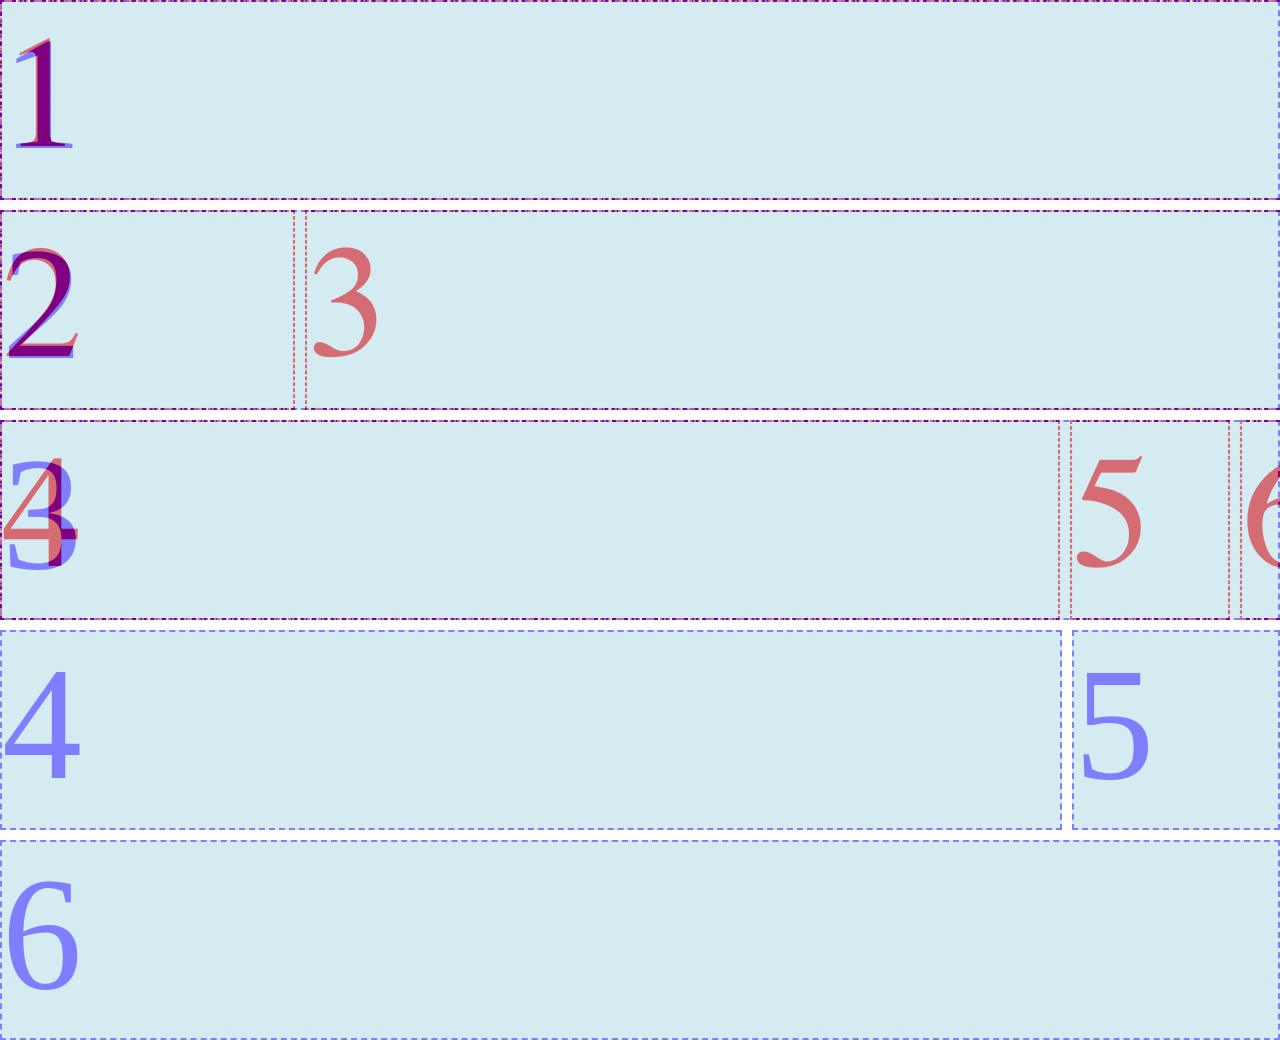
<file: hw5/index.html>
<!DOCTYPE html>
<html lang="en">
<head>
    <meta charset="UTF-8">
    <meta http-equiv="X-UA-Compatible" content="IE=edge">
    <meta name="viewport" content="width=device-width, initial-scale=1.0">
    <title>Assignment 5</title>
    <link rel="stylesheet" href="style.css">
</head>
<body>
    <div class="container">
        <div class="box1">1</div>
        <div class="box2">2</div>
        <div class="box3">3</div>
        <div class="box4">4</div>
        <div class="box5">5</div>
        <div class="box6">6</div>
    </div>
</body>
</html>
</file>
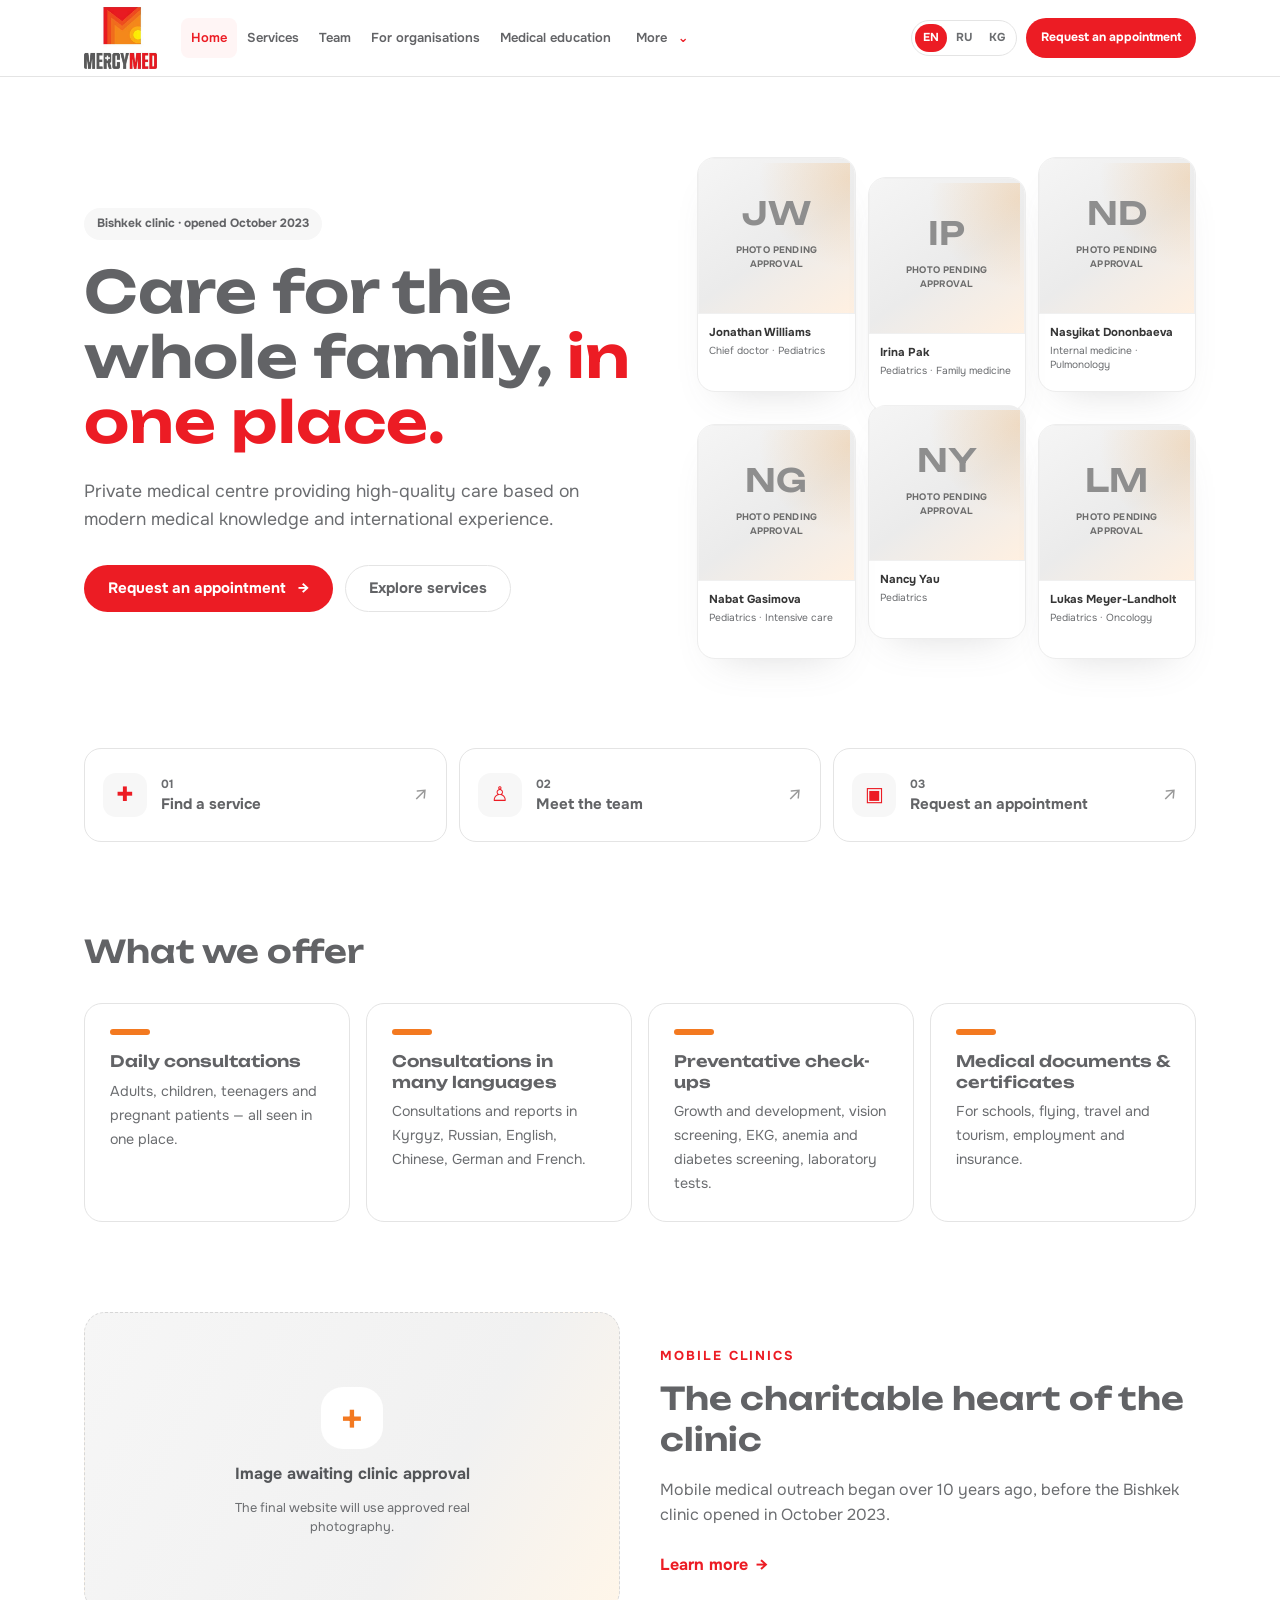
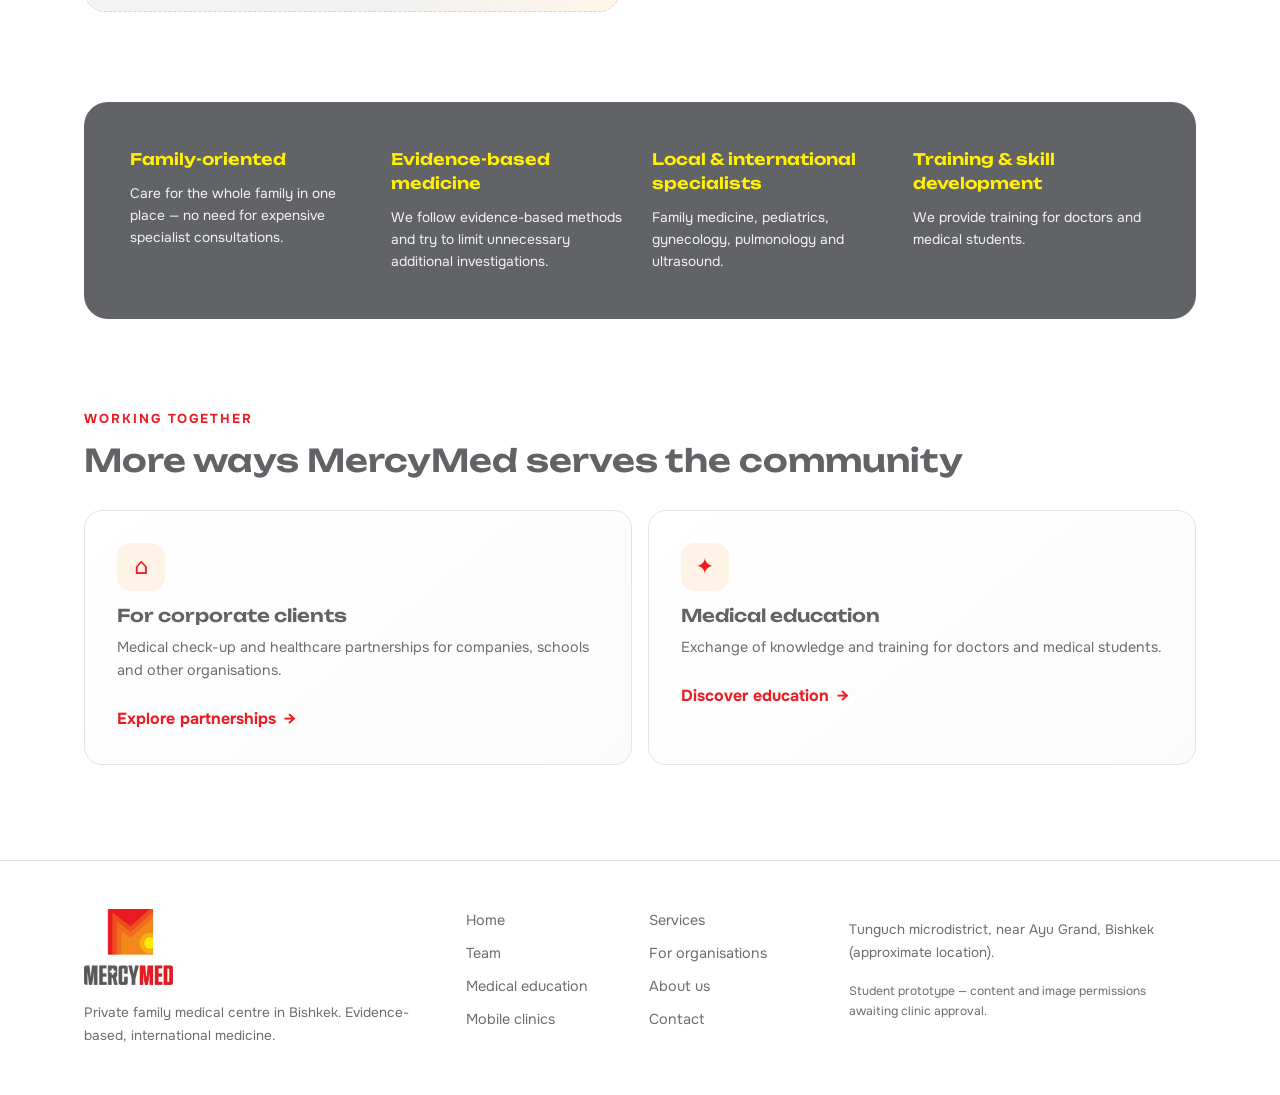
<file: hw6/index.html>
<!DOCTYPE html>
<html data-lang="en" lang="en">
 <head>
  <meta charset="utf-8"/>
  <meta content="width=device-width, initial-scale=1" name="viewport"/>
  <meta content="Family care in Bishkek. MercyMed team, services, medical education and partnership information." name="description"/>
  <meta content="#ffffff" name="theme-color"/>
  <title>
   MercyMed &mdash; Family care in Bishkek
  </title>
  <link href="images/favicon.png" rel="icon" type="image/png"/>
  <link href="https://fonts.googleapis.com" rel="preconnect"/>
  <link crossorigin="" href="https://fonts.gstatic.com" rel="preconnect"/>
  <link href="https://fonts.googleapis.com/css2?family=Onest:wght@400;500;600;700&amp;family=Unbounded:wght@500;600;700&amp;display=swap" rel="stylesheet"/>
  <link href="style.css" rel="stylesheet"/>
 </head>
 <body>
  <a class="skip-link" href="#main">
   <span class="tr" data-en="Skip to main content" data-ky="&Ncy;&iecy;&gcy;&icy;&zcy;&gcy;&icy; &mcy;&acy;&zcy;&mcy;&ucy;&ncy;&gcy;&acy; ө&tcy;үү" data-ru="&Kcy; &scy;&ocy;&dcy;&iecy;&rcy;&zhcy;&icy;&mcy;&ocy;&mcy;&ucy;">
    Skip to main content
   </span>
  </a>
  <header class="site-header">
   <div class="container header-inner">
    <a aria-label="MercyMed home" class="brand" href="index.html">
     <img alt="MercyMed medical centre logo" src="images/logo.png"/>
    </a>
    <nav aria-label="Primary navigation" class="desktop-nav">
     <a aria-current="page" href="index.html">
      <span class="tr" data-en="Home" data-ky="&Bcy;&acy;&shcy;&kcy;&ycy; &bcy;&iecy;&tcy;" data-ru="&Gcy;&lcy;&acy;&vcy;&ncy;&acy;&yacy;">
       Home
      </span>
     </a>
     <a href="services.html">
      <span class="tr" data-en="Services" data-ky="&Kcy;&ycy;&zcy;&mcy;&acy;&tcy;&tcy;&acy;&rcy;" data-ru="&Ucy;&scy;&lcy;&ucy;&gcy;&icy;">
       Services
      </span>
     </a>
     <a href="team.html">
      <span class="tr" data-en="Team" data-ky="&Kcy;&ocy;&mcy;&acy;&ncy;&dcy;&acy;" data-ru="&Kcy;&ocy;&mcy;&acy;&ncy;&dcy;&acy;">
       Team
      </span>
     </a>
     <a href="corporate.html">
      <span class="tr" data-en="For organisations" data-ky="&Ucy;&yucy;&mcy;&dcy;&acy;&rcy; ү&chcy;ү&ncy;" data-ru="&Dcy;&lcy;&yacy; &ocy;&rcy;&gcy;&acy;&ncy;&icy;&zcy;&acy;&tscy;&icy;&jcy;">
       For organisations
      </span>
     </a>
     <a href="education.html">
      <span class="tr" data-en="Medical education" data-ky="&Mcy;&iecy;&dcy;&icy;&tscy;&icy;&ncy;&acy;&lcy;&ycy;&kcy; &bcy;&icy;&lcy;&icy;&mcy; &bcy;&iecy;&rcy;үү" data-ru="&Mcy;&iecy;&dcy;&ocy;&bcy;&rcy;&acy;&zcy;&ocy;&vcy;&acy;&ncy;&icy;&iecy;">
       Medical education
      </span>
     </a>
     <details class="nav-more">
      <summary aria-label="More pages">
       <span class="tr" data-en="More" data-ky="&Dcy;&acy;&gcy;&ycy;" data-ru="&IEcy;&shchcy;&iocy;">
        More
       </span>
      </summary>
      <div class="nav-more-panel">
       <a href="about.html">
        <span class="tr" data-en="About us" data-ky="&Bcy;&icy;&zcy; &zhcy;ө&ncy;ү&ncy;&dcy;ө" data-ru="&Ocy; &ncy;&acy;&scy;">
         About us
        </span>
       </a>
       <a href="mobile-clinics.html">
        <span class="tr" data-en="Mobile clinics" data-ky="&Kcy;ө&chcy;&mcy;ө &kcy;&lcy;&icy;&ncy;&icy;&kcy;&acy;&lcy;&acy;&rcy;" data-ru="&Vcy;&ycy;&iecy;&zcy;&dcy;&ncy;&ycy;&iecy; &kcy;&lcy;&icy;&ncy;&icy;&kcy;&icy;">
         Mobile clinics
        </span>
       </a>
       <a href="contact.html">
        <span class="tr" data-en="Contact" data-ky="&Bcy;&acy;&jcy;&lcy;&acy;&ncy;&ycy;&shcy;" data-ru="&Kcy;&ocy;&ncy;&tcy;&acy;&kcy;&tcy;&ycy;">
         Contact
        </span>
       </a>
      </div>
     </details>
    </nav>
    <div class="header-actions">
     <div aria-label="Site language" class="language-picker" role="group">
      <button aria-label="Show English language" class="lang-btn" data-lang="en" type="button">
       EN
      </button>
      <button aria-label="&Pcy;&ocy;&kcy;&acy;&zcy;&acy;&tcy;&softcy; &rcy;&ucy;&scy;&scy;&kcy;&icy;&jcy; &yacy;&zcy;&ycy;&kcy;" class="lang-btn" data-lang="ru" type="button">
       RU
      </button>
      <button aria-label="&Kcy;&ycy;&rcy;&gcy;&ycy;&zcy; &tcy;&icy;&lcy;&icy;&ncy; &kcy;ө&rcy;&scy;ө&tcy;үү" class="lang-btn" data-lang="ky" type="button">
       KG
      </button>
     </div>
     <a class="btn btn-primary header-cta" href="appointment.html">
      <span class="tr" data-en="Request an appointment" data-ky="&Kcy;&acy;&bcy;&ycy;&lcy;&dcy;&ocy;&ocy;&gcy;&ocy; &zhcy;&acy;&zcy;&ycy;&lcy;&ucy;&ucy;" data-ru="&Zcy;&acy;&pcy;&icy;&scy;&acy;&tcy;&softcy;&scy;&yacy; &ncy;&acy; &pcy;&rcy;&icy;&iocy;&mcy;">
       Request an appointment
      </span>
     </a>
     <button aria-controls="mobile-menu" aria-expanded="false" aria-label="Open menu" class="menu-toggle" data-aria-en="Open menu" data-aria-ky="&Mcy;&iecy;&ncy;&yucy;&ncy;&ucy; &acy;&chcy;&ucy;&ucy;" data-aria-ru="&Ocy;&tcy;&kcy;&rcy;&ycy;&tcy;&softcy; &mcy;&iecy;&ncy;&yucy;" type="button">
      <span aria-hidden="true" class="menu-lines">
       ☰
      </span>
     </button>
    </div>
   </div>
   <div class="mobile-menu" hidden="" id="mobile-menu">
    <nav aria-label="Mobile navigation" class="container mobile-nav">
     <a aria-current="page" href="index.html">
      <span class="tr" data-en="Home" data-ky="&Bcy;&acy;&shcy;&kcy;&ycy; &bcy;&iecy;&tcy;" data-ru="&Gcy;&lcy;&acy;&vcy;&ncy;&acy;&yacy;">
       Home
      </span>
     </a>
     <a href="services.html">
      <span class="tr" data-en="Services" data-ky="&Kcy;&ycy;&zcy;&mcy;&acy;&tcy;&tcy;&acy;&rcy;" data-ru="&Ucy;&scy;&lcy;&ucy;&gcy;&icy;">
       Services
      </span>
     </a>
     <a href="team.html">
      <span class="tr" data-en="Team" data-ky="&Kcy;&ocy;&mcy;&acy;&ncy;&dcy;&acy;" data-ru="&Kcy;&ocy;&mcy;&acy;&ncy;&dcy;&acy;">
       Team
      </span>
     </a>
     <a href="corporate.html">
      <span class="tr" data-en="For organisations" data-ky="&Ucy;&yucy;&mcy;&dcy;&acy;&rcy; ү&chcy;ү&ncy;" data-ru="&Dcy;&lcy;&yacy; &ocy;&rcy;&gcy;&acy;&ncy;&icy;&zcy;&acy;&tscy;&icy;&jcy;">
       For organisations
      </span>
     </a>
     <a href="education.html">
      <span class="tr" data-en="Medical education" data-ky="&Mcy;&iecy;&dcy;&icy;&tscy;&icy;&ncy;&acy;&lcy;&ycy;&kcy; &bcy;&icy;&lcy;&icy;&mcy; &bcy;&iecy;&rcy;үү" data-ru="&Mcy;&iecy;&dcy;&ocy;&bcy;&rcy;&acy;&zcy;&ocy;&vcy;&acy;&ncy;&icy;&iecy;">
       Medical education
      </span>
     </a>
     <a href="about.html">
      <span class="tr" data-en="About us" data-ky="&Bcy;&icy;&zcy; &zhcy;ө&ncy;ү&ncy;&dcy;ө" data-ru="&Ocy; &ncy;&acy;&scy;">
       About us
      </span>
     </a>
     <a href="mobile-clinics.html">
      <span class="tr" data-en="Mobile clinics" data-ky="&Kcy;ө&chcy;&mcy;ө &kcy;&lcy;&icy;&ncy;&icy;&kcy;&acy;&lcy;&acy;&rcy;" data-ru="&Vcy;&ycy;&iecy;&zcy;&dcy;&ncy;&ycy;&iecy; &kcy;&lcy;&icy;&ncy;&icy;&kcy;&icy;">
       Mobile clinics
      </span>
     </a>
     <a href="contact.html">
      <span class="tr" data-en="Contact" data-ky="&Bcy;&acy;&jcy;&lcy;&acy;&ncy;&ycy;&shcy;" data-ru="&Kcy;&ocy;&ncy;&tcy;&acy;&kcy;&tcy;&ycy;">
       Contact
      </span>
     </a>
     <a class="btn btn-primary" href="appointment.html">
      <span class="tr" data-en="Request an appointment" data-ky="&Kcy;&acy;&bcy;&ycy;&lcy;&dcy;&ocy;&ocy;&gcy;&ocy; &zhcy;&acy;&zcy;&ycy;&lcy;&ucy;&ucy;" data-ru="&Zcy;&acy;&pcy;&icy;&scy;&acy;&tcy;&softcy;&scy;&yacy; &ncy;&acy; &pcy;&rcy;&icy;&iocy;&mcy;">
       Request an appointment
      </span>
     </a>
     <div aria-label="Site language" class="language-picker mobile-langs" role="group">
      <button class="lang-btn" data-lang="en" type="button">
       EN
      </button>
      <button class="lang-btn" data-lang="ru" type="button">
       RU
      </button>
      <button class="lang-btn" data-lang="ky" type="button">
       KG
      </button>
     </div>
    </nav>
   </div>
   <div class="ky-notice" hidden="">
    <span class="tr" data-en="Translations pending clinic review." data-ky="&Kcy;&ycy;&rcy;&gcy;&ycy;&zcy;&chcy;&acy; &kcy;&ocy;&tcy;&ocy;&rcy;&mcy;&ocy;&lcy;&ocy;&rcy; &kcy;&lcy;&icy;&ncy;&icy;&kcy;&acy;&ncy;&ycy;&ncy; &tcy;&iecy;&kcy;&shcy;&iecy;&rcy;үү&scy;ү&ncy; &kcy;ү&tcy;үү&dcy;ө." data-ru="&Pcy;&iecy;&rcy;&iecy;&vcy;&ocy;&dcy;&ycy; &ocy;&zhcy;&icy;&dcy;&acy;&yucy;&tcy; &pcy;&rcy;&ocy;&vcy;&iecy;&rcy;&kcy;&icy; &kcy;&lcy;&icy;&ncy;&icy;&kcy;&icy;.">
     Translations pending clinic review.
    </span>
   </div>
  </header>
  <main id="main">
   <section class="hero container">
    <div class="hero-copy">
     <p class="pill">
      <span class="tr" data-en="Bishkek clinic &middot; opened October 2023" data-ky="&Bcy;&icy;&shcy;&kcy;&iecy;&kcy;&tcy;&iecy;&gcy;&icy; &kcy;&lcy;&icy;&ncy;&icy;&kcy;&acy; &middot; 2023-&zhcy;&ycy;&lcy;&dcy;&ycy;&ncy; &ocy;&kcy;&tcy;&yacy;&bcy;&rcy;&ycy;&ncy;&dcy;&acy; &acy;&chcy;&ycy;&lcy;&gcy;&acy;&ncy;" data-ru="&Kcy;&lcy;&icy;&ncy;&icy;&kcy;&acy; &vcy; &Bcy;&icy;&shcy;&kcy;&iecy;&kcy;&iecy; &middot; &ocy;&tcy;&kcy;&rcy;&ycy;&tcy;&acy; &vcy; &ocy;&kcy;&tcy;&yacy;&bcy;&rcy;&iecy; 2023">
       Bishkek clinic &middot; opened October 2023
      </span>
     </p>
     <h1>
      <span class="tr" data-en="Care for the whole family," data-ky="&Bcy;ү&tcy; ү&jcy;-&bcy;ү&lcy;ө&gcy;ө &kcy;&acy;&mcy; &kcy;ө&rcy;үү &mdash;" data-ru="&Zcy;&acy;&bcy;&ocy;&tcy;&acy; &ocy; &vcy;&scy;&iecy;&jcy; &scy;&iecy;&mcy;&softcy;&iecy; &mdash;">
       Care for the whole family,
      </span>
      <span class="red">
       <span class="tr" data-en="in one place." data-ky="&bcy;&icy;&rcy; &zhcy;&iecy;&rcy;&dcy;&iecy;." data-ru="&vcy; &ocy;&dcy;&ncy;&ocy;&mcy; &mcy;&iecy;&scy;&tcy;&iecy;.">
        in one place.
       </span>
      </span>
     </h1>
     <p class="hero-desc">
      <span class="tr" data-en="Private medical centre providing high-quality care based on modern medical knowledge and international experience." data-ky="&Zcy;&acy;&mcy;&acy;&ncy;&bcy;&acy;&pcy; &bcy;&icy;&lcy;&icy;&mcy;&gcy;&iecy; &zhcy;&acy;&ncy;&acy; &ecy;&lcy; &acy;&rcy;&acy;&lcy;&ycy;&kcy; &tcy;&acy;&zhcy;&rcy;&ycy;&jcy;&bcy;&acy;&gcy;&acy; &ncy;&iecy;&gcy;&icy;&zcy;&dcy;&iecy;&lcy;&gcy;&iecy;&ncy; &scy;&acy;&pcy;&acy;&tcy;&tcy;&ucy;&ucy; &zhcy;&acy;&rcy;&dcy;&acy;&mcy; &kcy;ө&rcy;&scy;ө&tcy;&kcy;ө&ncy; &zhcy;&iecy;&kcy;&iecy; &mcy;&iecy;&dcy;&icy;&tscy;&icy;&ncy;&acy;&lcy;&ycy;&kcy; &bcy;&ocy;&rcy;&bcy;&ocy;&rcy;." data-ru="&CHcy;&acy;&scy;&tcy;&ncy;&ycy;&jcy; &mcy;&iecy;&dcy;&icy;&tscy;&icy;&ncy;&scy;&kcy;&icy;&jcy; &tscy;&iecy;&ncy;&tcy;&rcy;: &kcy;&acy;&chcy;&iecy;&scy;&tcy;&vcy;&iecy;&ncy;&ncy;&acy;&yacy; &pcy;&ocy;&mcy;&ocy;&shchcy;&softcy; &ncy;&acy; &ocy;&scy;&ncy;&ocy;&vcy;&iecy; &scy;&ocy;&vcy;&rcy;&iecy;&mcy;&iecy;&ncy;&ncy;&ycy;&khcy; &zcy;&ncy;&acy;&ncy;&icy;&jcy; &icy; &mcy;&iecy;&zhcy;&dcy;&ucy;&ncy;&acy;&rcy;&ocy;&dcy;&ncy;&ocy;&gcy;&ocy; &ocy;&pcy;&ycy;&tcy;&acy;.">
       Private medical centre providing high-quality care based on modern medical knowledge and international experience.
      </span>
     </p>
     <div class="cta-row">
      <a class="btn btn-primary" href="appointment.html">
       <span class="tr" data-en="Request an appointment" data-ky="&Kcy;&acy;&bcy;&ycy;&lcy;&dcy;&ocy;&ocy;&gcy;&ocy; &zhcy;&acy;&zcy;&ycy;&lcy;&ucy;&ucy;" data-ru="&Zcy;&acy;&pcy;&icy;&scy;&acy;&tcy;&softcy;&scy;&yacy; &ncy;&acy; &pcy;&rcy;&icy;&iocy;&mcy;">
        Request an appointment
       </span>
       <span>
        &rarr;
       </span>
      </a>
      <a class="btn btn-outline" href="services.html">
       <span class="tr" data-en="Explore services" data-ky="&Kcy;&ycy;&zcy;&mcy;&acy;&tcy;&tcy;&acy;&rcy;" data-ru="&Ncy;&acy;&shcy;&icy; &ucy;&scy;&lcy;&ucy;&gcy;&icy;">
        Explore services
       </span>
      </a>
     </div>
    </div>
    <div aria-label="Team preview &mdash; images awaiting permission" class="photo-mosaic">
     <a class="photo-tile" href="team.html#member-williams">
      <span aria-hidden="true" class="portrait-placeholder">
       <span class="portrait-initials">
        JW
       </span>
       <span class="portrait-state">
        Photo pending approval
       </span>
      </span>
      <span class="photo-caption">
       <strong>
        Jonathan Williams
       </strong>
       <span class="tr" data-en="Chief doctor &middot; Pediatrics" data-ky="&Bcy;&acy;&shcy;&kcy;&ycy; &dcy;&acy;&rcy;&ycy;&gcy;&iecy;&rcy; &middot; &Pcy;&iecy;&dcy;&icy;&acy;&tcy;&rcy;&icy;&yacy;" data-ru="&Gcy;&lcy;&acy;&vcy;&ncy;&ycy;&jcy; &vcy;&rcy;&acy;&chcy; &middot; &Pcy;&iecy;&dcy;&icy;&acy;&tcy;&rcy;&icy;&yacy;">
        Chief doctor &middot; Pediatrics
       </span>
      </span>
     </a>
     <a class="photo-tile" href="team.html#member-pak">
      <span aria-hidden="true" class="portrait-placeholder">
       <span class="portrait-initials">
        IP
       </span>
       <span class="portrait-state">
        Photo pending approval
       </span>
      </span>
      <span class="photo-caption">
       <strong>
        Irina Pak
       </strong>
       <span class="tr" data-en="Pediatrics &middot; Family medicine" data-ky="&Pcy;&iecy;&dcy;&icy;&acy;&tcy;&rcy;&icy;&yacy; &middot; Ү&jcy;-&bcy;ү&lcy;ө&lcy;ү&kcy; &mcy;&iecy;&dcy;&icy;&tscy;&icy;&ncy;&acy;" data-ru="&Pcy;&iecy;&dcy;&icy;&acy;&tcy;&rcy;&icy;&yacy; &middot; &Scy;&iecy;&mcy;&iecy;&jcy;&ncy;&acy;&yacy; &mcy;&iecy;&dcy;&icy;&tscy;&icy;&ncy;&acy;">
        Pediatrics &middot; Family medicine
       </span>
      </span>
     </a>
     <a class="photo-tile" href="team.html#member-dononbaeva">
      <span aria-hidden="true" class="portrait-placeholder">
       <span class="portrait-initials">
        ND
       </span>
       <span class="portrait-state">
        Photo pending approval
       </span>
      </span>
      <span class="photo-caption">
       <strong>
        Nasyikat Dononbaeva
       </strong>
       <span class="tr" data-en="Internal medicine &middot; Pulmonology" data-ky="&Icy;&chcy;&kcy;&icy; &ocy;&ocy;&rcy;&ucy;&lcy;&acy;&rcy; &middot; &Pcy;&ucy;&lcy;&softcy;&mcy;&ocy;&ncy;&ocy;&lcy;&ocy;&gcy;&icy;&yacy;" data-ru="&Tcy;&iecy;&rcy;&acy;&pcy;&icy;&yacy; &middot; &Pcy;&ucy;&lcy;&softcy;&mcy;&ocy;&ncy;&ocy;&lcy;&ocy;&gcy;&icy;&yacy;">
        Internal medicine &middot; Pulmonology
       </span>
      </span>
     </a>
     <a class="photo-tile" href="team.html#member-gasimova">
      <span aria-hidden="true" class="portrait-placeholder">
       <span class="portrait-initials">
        NG
       </span>
       <span class="portrait-state">
        Photo pending approval
       </span>
      </span>
      <span class="photo-caption">
       <strong>
        Nabat Gasimova
       </strong>
       <span class="tr" data-en="Pediatrics &middot; Intensive care" data-ky="&Pcy;&iecy;&dcy;&icy;&acy;&tcy;&rcy;&icy;&yacy; &middot; &Rcy;&iecy;&acy;&ncy;&icy;&mcy;&acy;&tcy;&ocy;&lcy;&ocy;&gcy;&icy;&yacy;" data-ru="&Pcy;&iecy;&dcy;&icy;&acy;&tcy;&rcy;&icy;&yacy; &middot; &Rcy;&iecy;&acy;&ncy;&icy;&mcy;&acy;&tcy;&ocy;&lcy;&ocy;&gcy;&icy;&yacy;">
        Pediatrics &middot; Intensive care
       </span>
      </span>
     </a>
     <a class="photo-tile" href="team.html#member-yau">
      <span aria-hidden="true" class="portrait-placeholder">
       <span class="portrait-initials">
        NY
       </span>
       <span class="portrait-state">
        Photo pending approval
       </span>
      </span>
      <span class="photo-caption">
       <strong>
        Nancy Yau
       </strong>
       <span class="tr" data-en="Pediatrics" data-ky="&Pcy;&iecy;&dcy;&icy;&acy;&tcy;&rcy;&icy;&yacy;" data-ru="&Pcy;&iecy;&dcy;&icy;&acy;&tcy;&rcy;&icy;&yacy;">
        Pediatrics
       </span>
      </span>
     </a>
     <a class="photo-tile" href="team.html#member-meyer">
      <span aria-hidden="true" class="portrait-placeholder">
       <span class="portrait-initials">
        LM
       </span>
       <span class="portrait-state">
        Photo pending approval
       </span>
      </span>
      <span class="photo-caption">
       <strong>
        Lukas Meyer-Landholt
       </strong>
       <span class="tr" data-en="Pediatrics &middot; Oncology" data-ky="&Pcy;&iecy;&dcy;&icy;&acy;&tcy;&rcy;&icy;&yacy; &middot; &Ocy;&ncy;&kcy;&ocy;&lcy;&ocy;&gcy;&icy;&yacy;" data-ru="&Pcy;&iecy;&dcy;&icy;&acy;&tcy;&rcy;&icy;&yacy; &middot; &Ocy;&ncy;&kcy;&ocy;&lcy;&ocy;&gcy;&icy;&yacy;">
        Pediatrics &middot; Oncology
       </span>
      </span>
     </a>
    </div>
   </section>
   <section class="container steps-section">
    <ol class="steps">
     <li>
      <a class="step" href="services.html">
       <span class="step-icon">
        ✚
       </span>
       <span class="step-label">
        <small>
         01
        </small>
        <strong>
         <span class="tr" data-en="Find a service" data-ky="&Kcy;&ycy;&zcy;&mcy;&acy;&tcy;&tcy;&ycy; &tcy;&acy;&ncy;&dcy;&acy;ң&ycy;&zcy;" data-ru="&Vcy;&ycy;&bcy;&iecy;&rcy;&icy;&tcy;&iecy; &ucy;&scy;&lcy;&ucy;&gcy;&ucy;">
          Find a service
         </span>
        </strong>
       </span>
       <span aria-hidden="true" class="step-arrow">
        &nearrow;
       </span>
      </a>
     </li>
     <li>
      <a class="step" href="team.html">
       <span class="step-icon">
        ♙
       </span>
       <span class="step-label">
        <small>
         02
        </small>
        <strong>
         <span class="tr" data-en="Meet the team" data-ky="&Kcy;&ocy;&mcy;&acy;&ncy;&dcy;&acy; &mcy;&iecy;&ncy;&iecy;&ncy; &tcy;&acy;&acy;&ncy;&ycy;&shcy;&ycy;ң&ycy;&zcy;" data-ru="&Pcy;&ocy;&zcy;&ncy;&acy;&kcy;&ocy;&mcy;&softcy;&tcy;&iecy;&scy;&softcy; &scy; &kcy;&ocy;&mcy;&acy;&ncy;&dcy;&ocy;&jcy;">
          Meet the team
         </span>
        </strong>
       </span>
       <span aria-hidden="true" class="step-arrow">
        &nearrow;
       </span>
      </a>
     </li>
     <li>
      <a class="step" href="appointment.html">
       <span class="step-icon">
        ▣
       </span>
       <span class="step-label">
        <small>
         03
        </small>
        <strong>
         <span class="tr" data-en="Request an appointment" data-ky="&Kcy;&acy;&bcy;&ycy;&lcy;&dcy;&ocy;&ocy;&gcy;&ocy; &zhcy;&acy;&zcy;&ycy;&lcy;&ucy;&ucy;" data-ru="&Zcy;&acy;&pcy;&icy;&scy;&acy;&tcy;&softcy;&scy;&yacy; &ncy;&acy; &pcy;&rcy;&icy;&iocy;&mcy;">
          Request an appointment
         </span>
        </strong>
       </span>
       <span aria-hidden="true" class="step-arrow">
        &nearrow;
       </span>
      </a>
     </li>
    </ol>
   </section>
   <section class="container section-spacing">
    <h2>
     <span class="tr" data-en="What we offer" data-ky="&Bcy;&icy;&zcy; &ecy;&mcy;&ncy;&iecy; &scy;&ucy;&ncy;&ucy;&shcy;&tcy;&acy;&jcy;&bcy;&ycy;&zcy;" data-ru="&CHcy;&tcy;&ocy; &mcy;&ycy; &pcy;&rcy;&iecy;&dcy;&lcy;&acy;&gcy;&acy;&iecy;&mcy;">
      What we offer
     </span>
    </h2>
    <div class="cards cards-4">
     <article class="card service-card">
      <div class="stripe">
      </div>
      <h3>
       <span class="tr" data-en="Daily consultations" data-ky="&Kcy;ү&ncy;ү&mcy;&dcy;ү&kcy; &kcy;&ocy;&ncy;&scy;&ucy;&lcy;&softcy;&tcy;&acy;&tscy;&icy;&yacy;&lcy;&acy;&rcy;" data-ru="&IEcy;&zhcy;&iecy;&dcy;&ncy;&iecy;&vcy;&ncy;&ycy;&iecy; &kcy;&ocy;&ncy;&scy;&ucy;&lcy;&softcy;&tcy;&acy;&tscy;&icy;&icy;">
        Daily consultations
       </span>
      </h3>
      <p>
       <span class="tr" data-en="Adults, children, teenagers and pregnant patients &mdash; all seen in one place." data-ky="&CHcy;&ocy;ң&dcy;&ocy;&rcy;, &bcy;&acy;&lcy;&dcy;&acy;&rcy;, ө&scy;&pcy;ү&rcy;ү&mcy;&dcy;ө&rcy; &zhcy;&acy;&ncy;&acy; &kcy;&ocy;&shcy; &bcy;&ocy;&jcy;&lcy;&ucy;&ucy;&lcy;&acy;&rcy; &mdash; &bcy;&acy;&acy;&rcy;&ycy; &bcy;&icy;&rcy; &zhcy;&iecy;&rcy;&dcy;&iecy;." data-ru="&Vcy;&zcy;&rcy;&ocy;&scy;&lcy;&ycy;&iecy;, &dcy;&iecy;&tcy;&icy;, &pcy;&ocy;&dcy;&rcy;&ocy;&scy;&tcy;&kcy;&icy; &icy; &bcy;&iecy;&rcy;&iecy;&mcy;&iecy;&ncy;&ncy;&ycy;&iecy; &mdash; &vcy;&scy;&iocy; &vcy; &ocy;&dcy;&ncy;&ocy;&mcy; &mcy;&iecy;&scy;&tcy;&iecy;.">
        Adults, children, teenagers and pregnant patients &mdash; all seen in one place.
       </span>
      </p>
     </article>
     <article class="card service-card">
      <div class="stripe">
      </div>
      <h3>
       <span class="tr" data-en="Consultations in many languages" data-ky="&Acy;&rcy; &kcy;&acy;&ncy;&dcy;&acy;&jcy; &tcy;&icy;&lcy;&dcy;&iecy;&rcy;&dcy;&iecy;&gcy;&icy; &kcy;&ocy;&ncy;&scy;&ucy;&lcy;&softcy;&tcy;&acy;&tscy;&icy;&yacy;&lcy;&acy;&rcy;" data-ru="&Kcy;&ocy;&ncy;&scy;&ucy;&lcy;&softcy;&tcy;&acy;&tscy;&icy;&icy; &ncy;&acy; &rcy;&acy;&zcy;&ncy;&ycy;&khcy; &yacy;&zcy;&ycy;&kcy;&acy;&khcy;">
        Consultations in many languages
       </span>
      </h3>
      <p>
       <span class="tr" data-en="Consultations and reports in Kyrgyz, Russian, English, Chinese, German and French." data-ky="&Kcy;&ycy;&rcy;&gcy;&ycy;&zcy;, &ocy;&rcy;&ucy;&scy;, &acy;&ncy;&gcy;&lcy;&icy;&scy;, &kcy;&ycy;&tcy;&acy;&jcy;, &ncy;&iecy;&mcy;&icy;&scy; &zhcy;&acy;&ncy;&acy; &fcy;&rcy;&acy;&ncy;&tscy;&ucy;&zcy; &tcy;&icy;&lcy;&dcy;&iecy;&rcy;&icy;&ncy;&dcy;&iecy; &kcy;&ocy;&ncy;&scy;&ucy;&lcy;&softcy;&tcy;&acy;&tscy;&icy;&yacy;&lcy;&acy;&rcy; &zhcy;&acy;&ncy;&acy; &kcy;&ocy;&rcy;&ucy;&tcy;&ucy;&ncy;&dcy;&ucy;&lcy;&acy;&rcy;." data-ru="&Kcy;&ocy;&ncy;&scy;&ucy;&lcy;&softcy;&tcy;&acy;&tscy;&icy;&icy; &icy; &zcy;&acy;&kcy;&lcy;&yucy;&chcy;&iecy;&ncy;&icy;&yacy; &ncy;&acy; &kcy;&ycy;&rcy;&gcy;&ycy;&zcy;&scy;&kcy;&ocy;&mcy;, &rcy;&ucy;&scy;&scy;&kcy;&ocy;&mcy;, &acy;&ncy;&gcy;&lcy;&icy;&jcy;&scy;&kcy;&ocy;&mcy;, &kcy;&icy;&tcy;&acy;&jcy;&scy;&kcy;&ocy;&mcy;, &ncy;&iecy;&mcy;&iecy;&tscy;&kcy;&ocy;&mcy; &icy; &fcy;&rcy;&acy;&ncy;&tscy;&ucy;&zcy;&scy;&kcy;&ocy;&mcy;.">
        Consultations and reports in Kyrgyz, Russian, English, Chinese, German and French.
       </span>
      </p>
     </article>
     <article class="card service-card">
      <div class="stripe">
      </div>
      <h3>
       <span class="tr" data-en="Preventative check-ups" data-ky="&Acy;&lcy;&dcy;&ycy;&ncy; &acy;&lcy;&ucy;&ucy;&chcy;&ucy; &tcy;&iecy;&kcy;&shcy;&iecy;&rcy;үү&lcy;ө&rcy;" data-ru="&Pcy;&rcy;&ocy;&fcy;&icy;&lcy;&acy;&kcy;&tcy;&icy;&chcy;&iecy;&scy;&kcy;&icy;&iecy; &ocy;&scy;&mcy;&ocy;&tcy;&rcy;&ycy;">
        Preventative check-ups
       </span>
      </h3>
      <p>
       <span class="tr" data-en="Growth and development, vision screening, EKG, anemia and diabetes screening, laboratory tests." data-ky="Ө&scy;үү &zhcy;&acy;&ncy;&acy; ө&ncy;ү&gcy;үү, &kcy;ө&rcy;үү &tcy;&iecy;&kcy;&shcy;&iecy;&rcy;үү&scy;ү, &Ecy;&Kcy;&Gcy;, &acy;&zcy; &kcy;&acy;&ncy;&dcy;&ucy;&ucy;&lcy;&ucy;&kcy; &zhcy;&acy;&ncy;&acy; &dcy;&icy;&acy;&bcy;&iecy;&tcy; &scy;&kcy;&rcy;&icy;&ncy;&icy;&ncy;&gcy;&icy;, &acy;&ncy;&acy;&lcy;&icy;&zcy;&dcy;&iecy;&rcy;." data-ru="&Rcy;&ocy;&scy;&tcy; &icy; &rcy;&acy;&zcy;&vcy;&icy;&tcy;&icy;&iecy;, &pcy;&rcy;&ocy;&vcy;&iecy;&rcy;&kcy;&acy; &zcy;&rcy;&iecy;&ncy;&icy;&yacy;, &Ecy;&Kcy;&Gcy;, &scy;&kcy;&rcy;&icy;&ncy;&icy;&ncy;&gcy; &ncy;&acy; &acy;&ncy;&iecy;&mcy;&icy;&yucy; &icy; &dcy;&icy;&acy;&bcy;&iecy;&tcy;, &acy;&ncy;&acy;&lcy;&icy;&zcy;&ycy;.">
        Growth and development, vision screening, EKG, anemia and diabetes screening, laboratory tests.
       </span>
      </p>
     </article>
     <article class="card service-card">
      <div class="stripe">
      </div>
      <h3>
       <span class="tr" data-en="Medical documents &amp; certificates" data-ky="&Mcy;&iecy;&dcy;&icy;&tscy;&icy;&ncy;&acy;&lcy;&ycy;&kcy; &scy;&pcy;&rcy;&acy;&vcy;&kcy;&acy;&lcy;&acy;&rcy;" data-ru="&Mcy;&iecy;&dcy;&icy;&tscy;&icy;&ncy;&scy;&kcy;&icy;&iecy; &scy;&pcy;&rcy;&acy;&vcy;&kcy;&icy;">
        Medical documents &amp; certificates
       </span>
      </h3>
      <p>
       <span class="tr" data-en="For schools, flying, travel and tourism, employment and insurance." data-ky="&Mcy;&iecy;&kcy;&tcy;&iecy;&pcy;, &ucy;&chcy;&ucy;&ucy;, &scy;&acy;&yacy;&kcy;&acy;&tcy;, &zhcy;&ucy;&mcy;&ucy;&shcy; &zhcy;&acy;&ncy;&acy; &kcy;&acy;&mcy;&scy;&ycy;&zcy;&dcy;&acy;&ncy;&dcy;&ycy;&rcy;&ucy;&ucy; ү&chcy;ү&ncy;." data-ru="&Dcy;&lcy;&yacy; &shcy;&kcy;&ocy;&lcy;&ycy;, &acy;&vcy;&icy;&acy;&pcy;&iecy;&rcy;&iecy;&lcy;&iocy;&tcy;&ocy;&vcy;, &pcy;&ucy;&tcy;&iecy;&shcy;&iecy;&scy;&tcy;&vcy;&icy;&jcy;, &rcy;&acy;&bcy;&ocy;&tcy;&ycy; &icy; &scy;&tcy;&rcy;&acy;&khcy;&ocy;&vcy;&kcy;&icy;.">
        For schools, flying, travel and tourism, employment and insurance.
       </span>
      </p>
     </article>
    </div>
   </section>
   <section class="container section-spacing charity-block">
    <div aria-label="MercyMed mobile clinic photograph pending client approval" class="media-placeholder media-placeholder--outreach" role="img">
     <span aria-hidden="true" class="media-placeholder-icon">
      +
     </span>
     <strong>
      <span class="tr" data-en="Image awaiting clinic approval" data-ky="&Scy;ү&rcy;ө&tcy; &kcy;&lcy;&icy;&ncy;&icy;&kcy;&acy;&ncy;&ycy;&ncy; &mcy;&acy;&kcy;&ucy;&lcy;&dcy;&ucy;&gcy;&ucy;&ncy; &kcy;ү&tcy;үү&dcy;ө" data-ru="&Fcy;&ocy;&tcy;&ocy; &ocy;&zhcy;&icy;&dcy;&acy;&iecy;&tcy; &scy;&ocy;&gcy;&lcy;&acy;&scy;&ocy;&vcy;&acy;&ncy;&icy;&yacy; &kcy;&lcy;&icy;&ncy;&icy;&kcy;&icy;">
       Image awaiting clinic approval
      </span>
     </strong>
     <small>
      <span class="tr" data-en="The final website will use approved real photography." data-ky="&Acy;&kcy;&ycy;&rcy;&kcy;&ycy; &scy;&acy;&jcy;&tcy;&tcy;&acy; &bcy;&iecy;&kcy;&icy;&tcy;&icy;&lcy;&gcy;&iecy;&ncy; &chcy;&ycy;&ncy;&ycy;&gcy;&ycy; &scy;ү&rcy;ө&tcy;&tcy;ө&rcy; &kcy;&ocy;&lcy;&dcy;&ocy;&ncy;&ucy;&lcy;&acy;&tcy;." data-ru="&Vcy; &fcy;&icy;&ncy;&acy;&lcy;&softcy;&ncy;&ocy;&jcy; &vcy;&iecy;&rcy;&scy;&icy;&icy; &bcy;&ucy;&dcy;&ucy;&tcy; &scy;&ocy;&gcy;&lcy;&acy;&scy;&ocy;&vcy;&acy;&ncy;&ncy;&ycy;&iecy; &rcy;&iecy;&acy;&lcy;&softcy;&ncy;&ycy;&iecy; &fcy;&ocy;&tcy;&ocy;&gcy;&rcy;&acy;&fcy;&icy;&icy;.">
       The final website will use approved real photography.
      </span>
     </small>
    </div>
    <div>
     <p class="eyebrow">
      <span class="tr" data-en="Mobile clinics" data-ky="&Kcy;ө&chcy;&mcy;ө &kcy;&lcy;&icy;&ncy;&icy;&kcy;&acy;&lcy;&acy;&rcy;" data-ru="&Vcy;&ycy;&iecy;&zcy;&dcy;&ncy;&ycy;&iecy; &kcy;&lcy;&icy;&ncy;&icy;&kcy;&icy;">
       Mobile clinics
      </span>
     </p>
     <h2>
      <span class="tr" data-en="The charitable heart of the clinic" data-ky="&Kcy;&lcy;&icy;&ncy;&icy;&kcy;&acy;&ncy;&ycy;&ncy; &kcy;&acy;&jcy;&rcy;&ycy;&mcy;&dcy;&ucy;&ucy; &zhcy;ү&rcy;ө&gcy;ү" data-ru="&Bcy;&lcy;&acy;&gcy;&ocy;&tcy;&vcy;&ocy;&rcy;&icy;&tcy;&iecy;&lcy;&softcy;&ncy;&ocy;&iecy; &scy;&iecy;&rcy;&dcy;&tscy;&iecy; &kcy;&lcy;&icy;&ncy;&icy;&kcy;&icy;">
       The charitable heart of the clinic
      </span>
     </h2>
     <p>
      <span class="tr" data-en="Mobile medical outreach began over 10 years ago, before the Bishkek clinic opened in October 2023." data-ky="&Kcy;ө&chcy;&mcy;ө &mcy;&iecy;&dcy;&icy;&tscy;&icy;&ncy;&acy;&lcy;&ycy;&kcy; &zhcy;&acy;&rcy;&dcy;&acy;&mcy; 10 &zhcy;&ycy;&lcy;&dcy;&acy;&ncy; &acy;&shcy;&ycy;&kcy; &ucy;&bcy;&acy;&kcy;&ycy;&tcy; &mcy;&ucy;&rcy;&ucy;&ncy;, &Bcy;&icy;&shcy;&kcy;&iecy;&kcy;&tcy;&iecy;&gcy;&icy; &kcy;&lcy;&icy;&ncy;&icy;&kcy;&acy; 2023-&zhcy;&ycy;&lcy;&dcy;&ycy;&ncy; &ocy;&kcy;&tcy;&yacy;&bcy;&rcy;&ycy;&ncy;&dcy;&acy; &acy;&chcy;&ycy;&lcy;&gcy;&acy;&ncy;&gcy;&acy; &chcy;&iecy;&jcy;&icy;&ncy; &bcy;&acy;&shcy;&tcy;&acy;&lcy;&gcy;&acy;&ncy;." data-ru="&Vcy;&ycy;&iecy;&zcy;&dcy;&ncy;&acy;&yacy; &mcy;&iecy;&dcy;&icy;&tscy;&icy;&ncy;&scy;&kcy;&acy;&yacy; &pcy;&ocy;&mcy;&ocy;&shchcy;&softcy; &ncy;&acy;&chcy;&acy;&lcy;&acy;&scy;&softcy; &bcy;&ocy;&lcy;&iecy;&iecy; 10 &lcy;&iecy;&tcy; &ncy;&acy;&zcy;&acy;&dcy; &mdash; &zcy;&acy;&dcy;&ocy;&lcy;&gcy;&ocy; &dcy;&ocy; &ocy;&tcy;&kcy;&rcy;&ycy;&tcy;&icy;&yacy; &kcy;&lcy;&icy;&ncy;&icy;&kcy;&icy; &vcy; &Bcy;&icy;&shcy;&kcy;&iecy;&kcy;&iecy; &vcy; &ocy;&kcy;&tcy;&yacy;&bcy;&rcy;&iecy; 2023 &gcy;&ocy;&dcy;&acy;.">
       Mobile medical outreach began over 10 years ago, before the Bishkek clinic opened in October 2023.
      </span>
     </p>
     <a class="text-link" href="mobile-clinics.html">
      <span class="tr" data-en="Learn more" data-ky="&Kcy;&iecy;ң&icy;&rcy;&icy;" data-ru="&Pcy;&ocy;&dcy;&rcy;&ocy;&bcy;&ncy;&iecy;&iecy;">
       Learn more
      </span>
      <span>
       &rarr;
      </span>
     </a>
    </div>
   </section>
   <section class="container section-spacing">
    <div class="values-grid">
     <div>
      <h3>
       <span class="tr" data-en="Family-oriented" data-ky="&Bcy;ү&tcy; ү&jcy;-&bcy;ү&lcy;ө ү&chcy;ү&ncy;" data-ru="&Dcy;&lcy;&yacy; &vcy;&scy;&iecy;&jcy; &scy;&iecy;&mcy;&softcy;&icy;">
        Family-oriented
       </span>
      </h3>
      <p>
       <span class="tr" data-en="Care for the whole family in one place &mdash; no need for expensive specialist consultations." data-ky="&Bcy;ү&tcy; ү&jcy;-&bcy;ү&lcy;ө&gcy;ө &bcy;&icy;&rcy; &zhcy;&iecy;&rcy;&dcy;&iecy; &zhcy;&acy;&rcy;&dcy;&acy;&mcy; &mdash; &kcy;&ycy;&mcy;&bcy;&acy;&tcy; &acy;&dcy;&icy;&scy;&tcy;&iecy;&rcy;&dcy;&icy;&ncy; &kcy;&ocy;&ncy;&scy;&ucy;&lcy;&softcy;&tcy;&acy;&tscy;&icy;&yacy;&scy;&ycy;&ncy;&ycy;&ncy; &kcy;&iecy;&rcy;&iecy;&gcy;&icy; &zhcy;&ocy;&kcy;." data-ru="&Pcy;&ocy;&mcy;&ocy;&shchcy;&softcy; &vcy;&scy;&iecy;&jcy; &scy;&iecy;&mcy;&softcy;&iecy; &vcy; &ocy;&dcy;&ncy;&ocy;&mcy; &mcy;&iecy;&scy;&tcy;&iecy; &mdash; &bcy;&iecy;&zcy; &dcy;&ocy;&rcy;&ocy;&gcy;&icy;&khcy; &kcy;&ocy;&ncy;&scy;&ucy;&lcy;&softcy;&tcy;&acy;&tscy;&icy;&jcy; &ucy;&zcy;&kcy;&icy;&khcy; &scy;&pcy;&iecy;&tscy;&icy;&acy;&lcy;&icy;&scy;&tcy;&ocy;&vcy;.">
        Care for the whole family in one place &mdash; no need for expensive specialist consultations.
       </span>
      </p>
     </div>
     <div>
      <h3>
       <span class="tr" data-en="Evidence-based medicine" data-ky="&Dcy;&acy;&lcy;&icy;&lcy;&dcy;үү &mcy;&iecy;&dcy;&icy;&tscy;&icy;&ncy;&acy;" data-ru="&Dcy;&ocy;&kcy;&acy;&zcy;&acy;&tcy;&iecy;&lcy;&softcy;&ncy;&acy;&yacy; &mcy;&iecy;&dcy;&icy;&tscy;&icy;&ncy;&acy;">
        Evidence-based medicine
       </span>
      </h3>
      <p>
       <span class="tr" data-en="We follow evidence-based methods and try to limit unnecessary additional investigations." data-ky="&Bcy;&icy;&zcy; &dcy;&acy;&lcy;&icy;&lcy;&dcy;үү &ycy;&kcy;&mcy;&acy;&lcy;&acy;&rcy;&dcy;&ycy; &kcy;&ocy;&lcy;&dcy;&ocy;&ncy;&ucy;&pcy;, &acy;&shcy;&ycy;&kcy;&chcy;&acy; &tcy;&iecy;&kcy;&shcy;&iecy;&rcy;үү&lcy;ө&rcy;&dcy;ө&ncy; &kcy;&acy;&chcy;&acy;&bcy;&ycy;&zcy;." data-ru="&Mcy;&ycy; &scy;&lcy;&iecy;&dcy;&ucy;&iecy;&mcy; &dcy;&ocy;&kcy;&acy;&zcy;&acy;&tcy;&iecy;&lcy;&softcy;&ncy;&ycy;&mcy; &mcy;&iecy;&tcy;&ocy;&dcy;&acy;&mcy; &icy; &icy;&zcy;&bcy;&iecy;&gcy;&acy;&iecy;&mcy; &lcy;&icy;&shcy;&ncy;&icy;&khcy; &ocy;&bcy;&scy;&lcy;&iecy;&dcy;&ocy;&vcy;&acy;&ncy;&icy;&jcy;.">
        We follow evidence-based methods and try to limit unnecessary additional investigations.
       </span>
      </p>
     </div>
     <div>
      <h3>
       <span class="tr" data-en="Local &amp; international specialists" data-ky="&ZHcy;&iecy;&rcy;&gcy;&icy;&lcy;&icy;&kcy;&tcy;үү &zhcy;&acy;&ncy;&acy; &ecy;&lcy; &acy;&rcy;&acy;&lcy;&ycy;&kcy; &acy;&dcy;&icy;&scy;&tcy;&iecy;&rcy;" data-ru="&Mcy;&iecy;&scy;&tcy;&ncy;&ycy;&iecy; &icy; &mcy;&iecy;&zhcy;&dcy;&ucy;&ncy;&acy;&rcy;&ocy;&dcy;&ncy;&ycy;&iecy; &vcy;&rcy;&acy;&chcy;&icy;">
        Local &amp; international specialists
       </span>
      </h3>
      <p>
       <span class="tr" data-en="Family medicine, pediatrics, gynecology, pulmonology and ultrasound." data-ky="Ү&jcy;-&bcy;ү&lcy;ө&lcy;ү&kcy; &mcy;&iecy;&dcy;&icy;&tscy;&icy;&ncy;&acy;, &pcy;&iecy;&dcy;&icy;&acy;&tcy;&rcy;&icy;&yacy;, &gcy;&icy;&ncy;&iecy;&kcy;&ocy;&lcy;&ocy;&gcy;&icy;&yacy;, &pcy;&ucy;&lcy;&softcy;&mcy;&ocy;&ncy;&ocy;&lcy;&ocy;&gcy;&icy;&yacy; &zhcy;&acy;&ncy;&acy; &Ucy;&Zcy;&Icy;." data-ru="&Scy;&iecy;&mcy;&iecy;&jcy;&ncy;&acy;&yacy; &mcy;&iecy;&dcy;&icy;&tscy;&icy;&ncy;&acy;, &pcy;&iecy;&dcy;&icy;&acy;&tcy;&rcy;&icy;&yacy;, &gcy;&icy;&ncy;&iecy;&kcy;&ocy;&lcy;&ocy;&gcy;&icy;&yacy;, &pcy;&ucy;&lcy;&softcy;&mcy;&ocy;&ncy;&ocy;&lcy;&ocy;&gcy;&icy;&yacy; &icy; &Ucy;&Zcy;&Icy;.">
        Family medicine, pediatrics, gynecology, pulmonology and ultrasound.
       </span>
      </p>
     </div>
     <div>
      <h3>
       <span class="tr" data-en="Training &amp; skill development" data-ky="&Ocy;&kcy;&ucy;&tcy;&ucy;&ucy; &zhcy;&acy;&ncy;&acy; ө&ncy;ү&gcy;үү" data-ru="&Ocy;&bcy;&ucy;&chcy;&iecy;&ncy;&icy;&iecy; &icy; &rcy;&acy;&zcy;&vcy;&icy;&tcy;&icy;&iecy;">
        Training &amp; skill development
       </span>
      </h3>
      <p>
       <span class="tr" data-en="We provide training for doctors and medical students." data-ky="&Bcy;&icy;&zcy; &dcy;&acy;&rcy;&ycy;&gcy;&iecy;&rcy;&lcy;&iecy;&rcy;&dcy;&icy; &zhcy;&acy;&ncy;&acy; &mcy;&iecy;&dcy;&icy;&tscy;&icy;&ncy;&acy;&lcy;&ycy;&kcy; &scy;&tcy;&ucy;&dcy;&iecy;&ncy;&tcy;&tcy;&iecy;&rcy;&dcy;&icy; &ocy;&kcy;&ucy;&tcy;&acy;&bcy;&ycy;&zcy;." data-ru="&Mcy;&ycy; &ocy;&bcy;&ucy;&chcy;&acy;&iecy;&mcy; &vcy;&rcy;&acy;&chcy;&iecy;&jcy; &icy; &scy;&tcy;&ucy;&dcy;&iecy;&ncy;&tcy;&ocy;&vcy;-&mcy;&iecy;&dcy;&icy;&kcy;&ocy;&vcy;.">
        We provide training for doctors and medical students.
       </span>
      </p>
     </div>
    </div>
   </section>
   <section class="container section-spacing">
    <div class="section-heading">
     <div>
      <p class="eyebrow">
       <span class="tr" data-en="Working together" data-ky="&Kcy;&ycy;&zcy;&mcy;&acy;&tcy;&tcy;&acy;&shcy;&ucy;&ucy;" data-ru="&Scy;&ocy;&tcy;&rcy;&ucy;&dcy;&ncy;&icy;&chcy;&iecy;&scy;&tcy;&vcy;&ocy;">
        Working together
       </span>
      </p>
      <h2>
       <span class="tr" data-en="More ways MercyMed serves the community" data-ky="MercyMed &kcy;&ocy;&ocy;&mcy;&gcy;&ocy; &dcy;&acy;&gcy;&ycy; &kcy;&acy;&ncy;&tcy;&icy;&pcy; &zhcy;&acy;&rcy;&dcy;&acy;&mcy; &bcy;&iecy;&rcy;&iecy;&tcy;" data-ru="&Kcy;&acy;&kcy; &iecy;&shchcy;&iocy; MercyMed &pcy;&ocy;&mcy;&ocy;&gcy;&acy;&iecy;&tcy; &ocy;&bcy;&shchcy;&iecy;&scy;&tcy;&vcy;&ucy;">
        More ways MercyMed serves the community
       </span>
      </h2>
     </div>
    </div>
    <div class="cards cards-2">
     <article class="card highlight-card">
      <span aria-hidden="true" class="highlight-icon">
       ⌂
      </span>
      <h3>
       <span class="tr" data-en="For corporate clients" data-ky="&Ucy;&yucy;&mcy;&dcy;&acy;&rcy; ү&chcy;ү&ncy;" data-ru="&Dcy;&lcy;&yacy; &ocy;&rcy;&gcy;&acy;&ncy;&icy;&zcy;&acy;&tscy;&icy;&jcy;">
        For corporate clients
       </span>
      </h3>
      <p>
       <span class="tr" data-en="Medical check-up and healthcare partnerships for companies, schools and other organisations." data-ky="&Kcy;&ocy;&mcy;&pcy;&acy;&ncy;&icy;&yacy;&lcy;&acy;&rcy;, &mcy;&iecy;&kcy;&tcy;&iecy;&pcy;&tcy;&iecy;&rcy; &zhcy;&acy;&ncy;&acy; &bcy;&acy;&shcy;&kcy;&acy; &ucy;&yucy;&mcy;&dcy;&acy;&rcy; ү&chcy;ү&ncy; &mcy;&iecy;&dcy;&icy;&tscy;&icy;&ncy;&acy;&lcy;&ycy;&kcy; &tcy;&iecy;&kcy;&shcy;&iecy;&rcy;үү &zhcy;&acy;&ncy;&acy; &kcy;&ycy;&zcy;&mcy;&acy;&tcy;&tcy;&acy;&shcy;&ucy;&ucy;." data-ru="&Pcy;&acy;&rcy;&tcy;&ncy;&iocy;&rcy;&scy;&tcy;&vcy;&acy; &pcy;&ocy; &mcy;&iecy;&dcy;&ocy;&scy;&mcy;&ocy;&tcy;&rcy;&acy;&mcy; &icy; &mcy;&iecy;&dcy;&icy;&tscy;&icy;&ncy;&scy;&kcy;&ocy;&jcy; &pcy;&ocy;&dcy;&dcy;&iecy;&rcy;&zhcy;&kcy;&iecy; &dcy;&lcy;&yacy; &kcy;&ocy;&mcy;&pcy;&acy;&ncy;&icy;&jcy;, &shcy;&kcy;&ocy;&lcy; &icy; &dcy;&rcy;&ucy;&gcy;&icy;&khcy; &ocy;&rcy;&gcy;&acy;&ncy;&icy;&zcy;&acy;&tscy;&icy;&jcy;.">
        Medical check-up and healthcare partnerships for companies, schools and other organisations.
       </span>
      </p>
      <a class="text-link" href="corporate.html">
       <span class="tr" data-en="Explore partnerships" data-ky="&Kcy;&ycy;&zcy;&mcy;&acy;&tcy;&tcy;&acy;&shcy;&ucy;&ucy; &zhcy;ө&ncy;ү&ncy;&dcy;ө" data-ru="&Pcy;&ocy;&dcy;&rcy;&ocy;&bcy;&ncy;&iecy;&iecy; &ocy; &scy;&ocy;&tcy;&rcy;&ucy;&dcy;&ncy;&icy;&chcy;&iecy;&scy;&tcy;&vcy;&iecy;">
        Explore partnerships
       </span>
       &rarr;
      </a>
     </article>
     <article class="card highlight-card">
      <span aria-hidden="true" class="highlight-icon">
       ✦
      </span>
      <h3>
       <span class="tr" data-en="Medical education" data-ky="&Mcy;&iecy;&dcy;&icy;&tscy;&icy;&ncy;&acy;&lcy;&ycy;&kcy; &bcy;&icy;&lcy;&icy;&mcy; &bcy;&iecy;&rcy;үү" data-ru="&Mcy;&iecy;&dcy;&icy;&tscy;&icy;&ncy;&scy;&kcy;&ocy;&iecy; &ocy;&bcy;&rcy;&acy;&zcy;&ocy;&vcy;&acy;&ncy;&icy;&iecy;">
        Medical education
       </span>
      </h3>
      <p>
       <span class="tr" data-en="Exchange of knowledge and training for doctors and medical students." data-ky="&Dcy;&acy;&rcy;&ycy;&gcy;&iecy;&rcy;&lcy;&iecy;&rcy; &mcy;&iecy;&ncy;&iecy;&ncy; &mcy;&iecy;&dcy;&icy;&tscy;&icy;&ncy;&acy;&lcy;&ycy;&kcy; &scy;&tcy;&ucy;&dcy;&iecy;&ncy;&tcy;&tcy;&iecy;&rcy;&dcy;&icy;&ncy; &tcy;&acy;&zhcy;&rcy;&ycy;&jcy;&bcy;&acy; &acy;&lcy;&mcy;&acy;&shcy;&ucy;&ucy;&scy;&ucy; &zhcy;&acy;&ncy;&acy; &bcy;&icy;&lcy;&icy;&mcy;&icy;." data-ru="&Ocy;&bcy;&mcy;&iecy;&ncy; &ocy;&pcy;&ycy;&tcy;&ocy;&mcy; &icy; &ocy;&bcy;&ucy;&chcy;&iecy;&ncy;&icy;&iecy; &vcy;&rcy;&acy;&chcy;&iecy;&jcy; &icy; &scy;&tcy;&ucy;&dcy;&iecy;&ncy;&tcy;&ocy;&vcy;-&mcy;&iecy;&dcy;&icy;&kcy;&ocy;&vcy;.">
        Exchange of knowledge and training for doctors and medical students.
       </span>
      </p>
      <a class="text-link" href="education.html">
       <span class="tr" data-en="Discover education" data-ky="&Ocy;&kcy;&ucy;&tcy;&ucy;&ucy; &zhcy;ө&ncy;ү&ncy;&dcy;ө" data-ru="&Ocy;&bcy; &ocy;&bcy;&ucy;&chcy;&iecy;&ncy;&icy;&icy;">
        Discover education
       </span>
       &rarr;
      </a>
     </article>
    </div>
   </section>
  </main>
  <footer class="site-footer">
   <div class="container footer-grid">
    <div>
     <a href="index.html">
      <img alt="MercyMed logo" class="footer-logo" src="images/logo.png"/>
     </a>
     <p>
      <span class="tr" data-en="Private family medical centre in Bishkek. Evidence-based, international medicine." data-ky="&Bcy;&icy;&shcy;&kcy;&iecy;&kcy;&tcy;&iecy;&gcy;&icy; &zhcy;&iecy;&kcy;&iecy; &mcy;&iecy;&dcy;&icy;&tscy;&icy;&ncy;&acy;&lcy;&ycy;&kcy; &bcy;&ocy;&rcy;&bcy;&ocy;&rcy;. &Dcy;&acy;&lcy;&icy;&lcy;&dcy;үү &mcy;&iecy;&dcy;&icy;&tscy;&icy;&ncy;&acy; &zhcy;&acy;&ncy;&acy; &ecy;&lcy; &acy;&rcy;&acy;&lcy;&ycy;&kcy; &tcy;&acy;&zhcy;&rcy;&ycy;&jcy;&bcy;&acy;." data-ru="&CHcy;&acy;&scy;&tcy;&ncy;&ycy;&jcy; &mcy;&iecy;&dcy;&icy;&tscy;&icy;&ncy;&scy;&kcy;&icy;&jcy; &tscy;&iecy;&ncy;&tcy;&rcy; &vcy; &Bcy;&icy;&shcy;&kcy;&iecy;&kcy;&iecy;. &Dcy;&ocy;&kcy;&acy;&zcy;&acy;&tcy;&iecy;&lcy;&softcy;&ncy;&acy;&yacy; &mcy;&iecy;&dcy;&icy;&tscy;&icy;&ncy;&acy; &icy; &mcy;&iecy;&zhcy;&dcy;&ucy;&ncy;&acy;&rcy;&ocy;&dcy;&ncy;&ycy;&jcy; &ocy;&pcy;&ycy;&tcy;.">
       Private family medical centre in Bishkek. Evidence-based, international medicine.
      </span>
     </p>
    </div>
    <nav aria-label="Footer navigation" class="footer-nav">
     <a href="index.html">
      <span class="tr" data-en="Home" data-ky="&Bcy;&acy;&shcy;&kcy;&ycy; &bcy;&iecy;&tcy;" data-ru="&Gcy;&lcy;&acy;&vcy;&ncy;&acy;&yacy;">
       Home
      </span>
     </a>
     <a href="services.html">
      <span class="tr" data-en="Services" data-ky="&Kcy;&ycy;&zcy;&mcy;&acy;&tcy;&tcy;&acy;&rcy;" data-ru="&Ucy;&scy;&lcy;&ucy;&gcy;&icy;">
       Services
      </span>
     </a>
     <a href="team.html">
      <span class="tr" data-en="Team" data-ky="&Kcy;&ocy;&mcy;&acy;&ncy;&dcy;&acy;" data-ru="&Kcy;&ocy;&mcy;&acy;&ncy;&dcy;&acy;">
       Team
      </span>
     </a>
     <a href="corporate.html">
      <span class="tr" data-en="For organisations" data-ky="&Ucy;&yucy;&mcy;&dcy;&acy;&rcy; ү&chcy;ү&ncy;" data-ru="&Dcy;&lcy;&yacy; &ocy;&rcy;&gcy;&acy;&ncy;&icy;&zcy;&acy;&tscy;&icy;&jcy;">
       For organisations
      </span>
     </a>
     <a href="education.html">
      <span class="tr" data-en="Medical education" data-ky="&Mcy;&iecy;&dcy;&icy;&tscy;&icy;&ncy;&acy;&lcy;&ycy;&kcy; &bcy;&icy;&lcy;&icy;&mcy; &bcy;&iecy;&rcy;үү" data-ru="&Mcy;&iecy;&dcy;&ocy;&bcy;&rcy;&acy;&zcy;&ocy;&vcy;&acy;&ncy;&icy;&iecy;">
       Medical education
      </span>
     </a>
     <a href="about.html">
      <span class="tr" data-en="About us" data-ky="&Bcy;&icy;&zcy; &zhcy;ө&ncy;ү&ncy;&dcy;ө" data-ru="&Ocy; &ncy;&acy;&scy;">
       About us
      </span>
     </a>
     <a href="mobile-clinics.html">
      <span class="tr" data-en="Mobile clinics" data-ky="&Kcy;ө&chcy;&mcy;ө &kcy;&lcy;&icy;&ncy;&icy;&kcy;&acy;&lcy;&acy;&rcy;" data-ru="&Vcy;&ycy;&iecy;&zcy;&dcy;&ncy;&ycy;&iecy; &kcy;&lcy;&icy;&ncy;&icy;&kcy;&icy;">
       Mobile clinics
      </span>
     </a>
     <a href="contact.html">
      <span class="tr" data-en="Contact" data-ky="&Bcy;&acy;&jcy;&lcy;&acy;&ncy;&ycy;&shcy;" data-ru="&Kcy;&ocy;&ncy;&tcy;&acy;&kcy;&tcy;&ycy;">
       Contact
      </span>
     </a>
    </nav>
    <div>
     <p>
      <span class="tr" data-en="Tunguch microdistrict, near Ayu Grand, Bishkek (approximate location)." data-ky="&Tcy;&ucy;&ncy;&gcy;&ucy;&chcy; &kcy;&icy;&chcy;&icy; &rcy;&acy;&jcy;&ocy;&ncy;&ucy;, Ayu Grand &zhcy;&acy;&ncy;&ycy;&ncy;&dcy;&acy;, &Bcy;&icy;&shcy;&kcy;&iecy;&kcy; (&bcy;&ocy;&lcy;&zhcy;&ocy;&lcy;&dcy;&ucy;&ucy; &zhcy;&iecy;&rcy;)." data-ru="&mcy;&kcy;&rcy;. &Tcy;&ucy;&ncy;&gcy;&ucy;&chcy;, &rcy;&yacy;&dcy;&ocy;&mcy; &scy; Ayu Grand, &Bcy;&icy;&shcy;&kcy;&iecy;&kcy; (&pcy;&rcy;&icy;&mcy;&iecy;&rcy;&ncy;&ycy;&jcy; &ocy;&rcy;&icy;&iecy;&ncy;&tcy;&icy;&rcy;).">
       Tunguch microdistrict, near Ayu Grand, Bishkek (approximate location).
      </span>
     </p>
     <p class="prototype">
      <span class="tr" data-en="Student prototype &mdash; content and image permissions awaiting clinic approval." data-ky="&Ocy;&kcy;&ucy;&ucy; &pcy;&rcy;&ocy;&tcy;&ocy;&tcy;&icy;&bcy;&icy; &mdash; &mcy;&acy;&acy;&lcy;&ycy;&mcy;&acy;&tcy; &zhcy;&acy;&ncy;&acy; &scy;ү&rcy;ө&tcy; &ucy;&rcy;&ucy;&kcy;&scy;&acy;&tcy;&tcy;&acy;&rcy;&ycy; &kcy;&lcy;&icy;&ncy;&icy;&kcy;&acy;&ncy;&ycy;&ncy; &mcy;&acy;&kcy;&ucy;&lcy;&dcy;&ucy;&gcy;&ucy;&ncy; &kcy;ү&tcy;үү&dcy;ө." data-ru="&Ucy;&chcy;&iecy;&bcy;&ncy;&ycy;&jcy; &pcy;&rcy;&ocy;&tcy;&ocy;&tcy;&icy;&pcy; &mdash; &icy;&ncy;&fcy;&ocy;&rcy;&mcy;&acy;&tscy;&icy;&yacy; &icy; &rcy;&acy;&zcy;&rcy;&iecy;&shcy;&iecy;&ncy;&icy;&yacy; &ncy;&acy; &fcy;&ocy;&tcy;&ocy; &ocy;&zhcy;&icy;&dcy;&acy;&yucy;&tcy; &scy;&ocy;&gcy;&lcy;&acy;&scy;&ocy;&vcy;&acy;&ncy;&icy;&yacy; &kcy;&lcy;&icy;&ncy;&icy;&kcy;&icy;.">
       Student prototype &mdash; content and image permissions awaiting clinic approval.
      </span>
     </p>
    </div>
   </div>
  </footer>
  <script defer="" src="script.js">
  </script>
 </body>
</html>
</file>
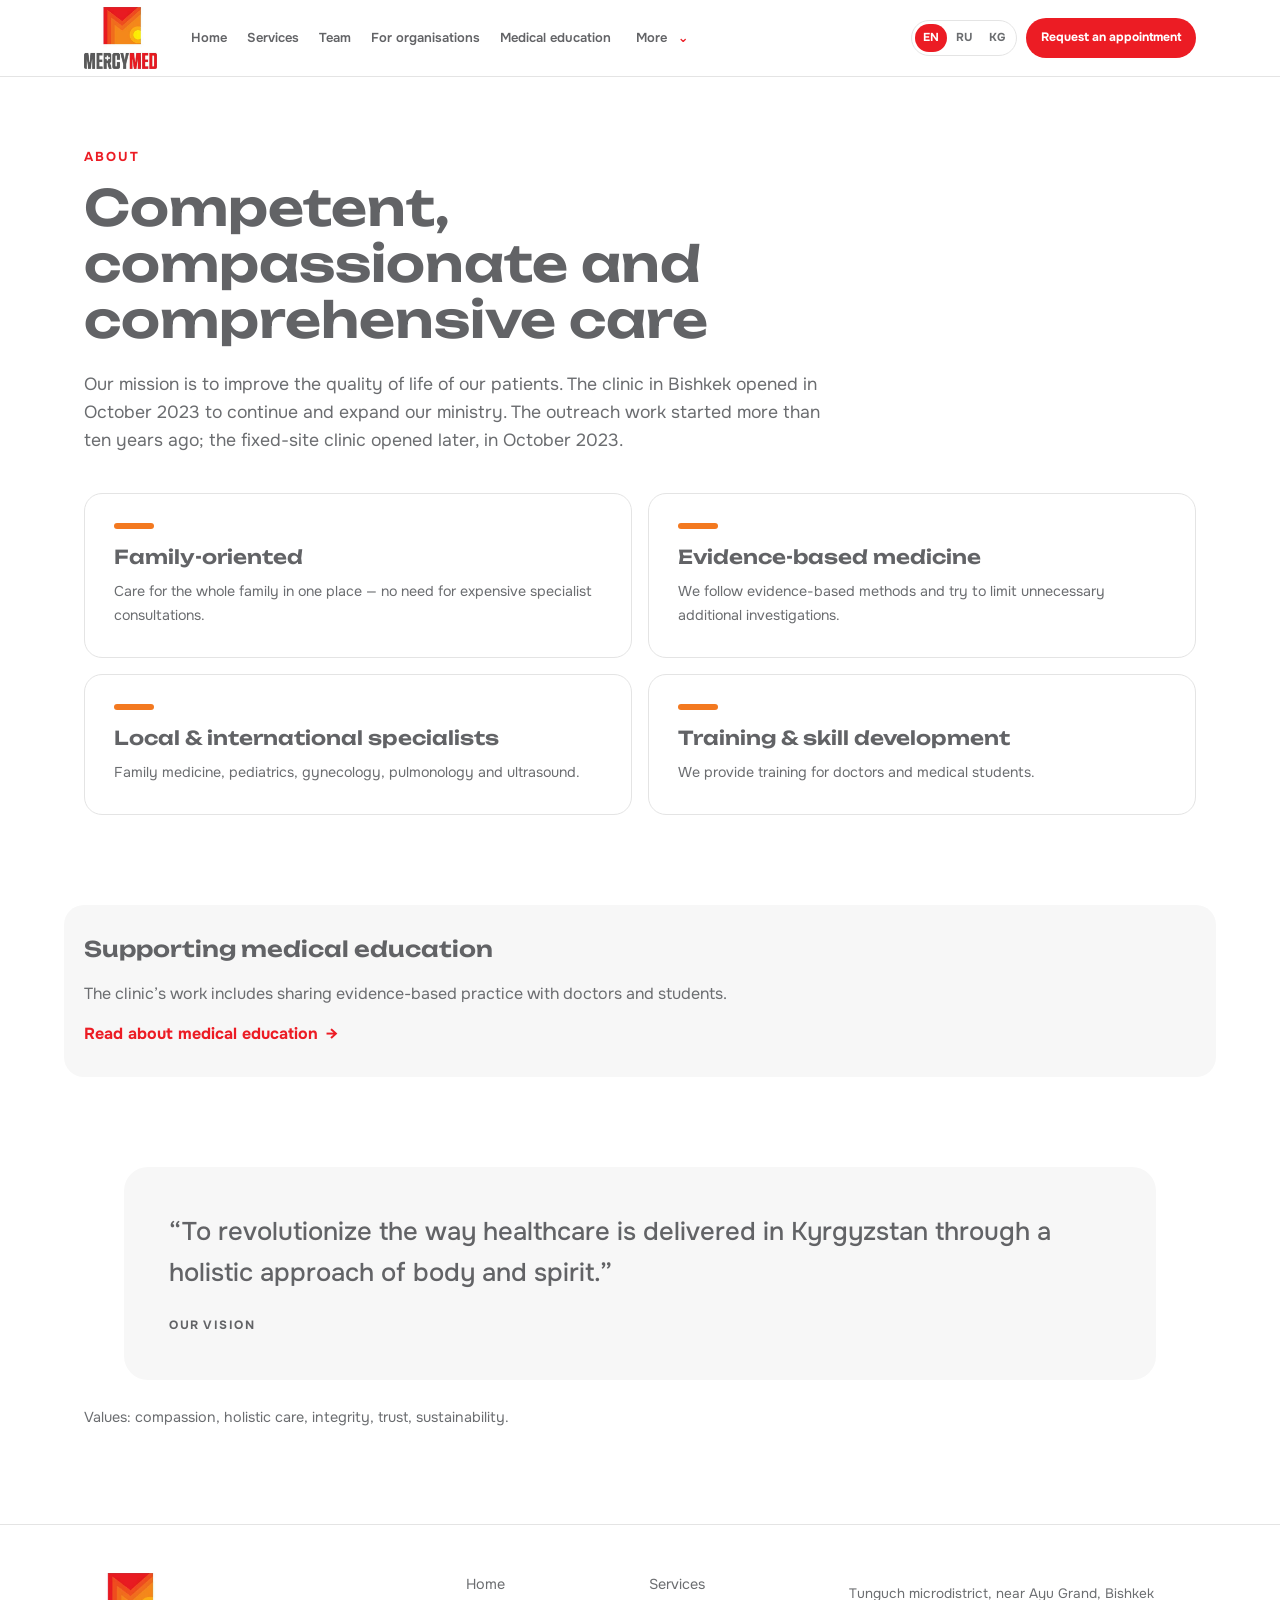
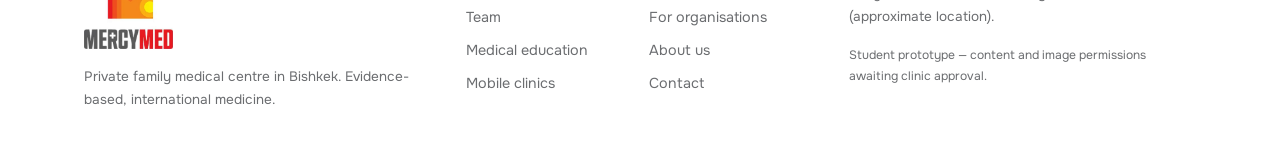
<file: hw6/about.html>
<!DOCTYPE html>
<html data-lang="en" lang="en">
 <head>
  <meta charset="utf-8"/>
  <meta content="width=device-width, initial-scale=1" name="viewport"/>
  <meta content="MercyMed history, evidence-based care and the charitable mission." name="description"/>
  <meta content="#ffffff" name="theme-color"/>
  <title>
   About us | MercyMed
  </title>
  <link href="images/favicon.png" rel="icon" type="image/png"/>
  <link href="https://fonts.googleapis.com" rel="preconnect"/>
  <link crossorigin="" href="https://fonts.gstatic.com" rel="preconnect"/>
  <link href="https://fonts.googleapis.com/css2?family=Onest:wght@400;500;600;700&amp;family=Unbounded:wght@500;600;700&amp;display=swap" rel="stylesheet"/>
  <link href="style.css" rel="stylesheet"/>
 </head>
 <body>
  <a class="skip-link" href="#main">
   <span class="tr" data-en="Skip to main content" data-ky="&Ncy;&iecy;&gcy;&icy;&zcy;&gcy;&icy; &mcy;&acy;&zcy;&mcy;&ucy;&ncy;&gcy;&acy; ө&tcy;үү" data-ru="&Kcy; &scy;&ocy;&dcy;&iecy;&rcy;&zhcy;&icy;&mcy;&ocy;&mcy;&ucy;">
    Skip to main content
   </span>
  </a>
  <header class="site-header">
   <div class="container header-inner">
    <a aria-label="MercyMed home" class="brand" href="index.html">
     <img alt="MercyMed medical centre logo" src="images/logo.png"/>
    </a>
    <nav aria-label="Primary navigation" class="desktop-nav">
     <a href="index.html">
      <span class="tr" data-en="Home" data-ky="&Bcy;&acy;&shcy;&kcy;&ycy; &bcy;&iecy;&tcy;" data-ru="&Gcy;&lcy;&acy;&vcy;&ncy;&acy;&yacy;">
       Home
      </span>
     </a>
     <a href="services.html">
      <span class="tr" data-en="Services" data-ky="&Kcy;&ycy;&zcy;&mcy;&acy;&tcy;&tcy;&acy;&rcy;" data-ru="&Ucy;&scy;&lcy;&ucy;&gcy;&icy;">
       Services
      </span>
     </a>
     <a href="team.html">
      <span class="tr" data-en="Team" data-ky="&Kcy;&ocy;&mcy;&acy;&ncy;&dcy;&acy;" data-ru="&Kcy;&ocy;&mcy;&acy;&ncy;&dcy;&acy;">
       Team
      </span>
     </a>
     <a href="corporate.html">
      <span class="tr" data-en="For organisations" data-ky="&Ucy;&yucy;&mcy;&dcy;&acy;&rcy; ү&chcy;ү&ncy;" data-ru="&Dcy;&lcy;&yacy; &ocy;&rcy;&gcy;&acy;&ncy;&icy;&zcy;&acy;&tscy;&icy;&jcy;">
       For organisations
      </span>
     </a>
     <a href="education.html">
      <span class="tr" data-en="Medical education" data-ky="&Mcy;&iecy;&dcy;&icy;&tscy;&icy;&ncy;&acy;&lcy;&ycy;&kcy; &bcy;&icy;&lcy;&icy;&mcy; &bcy;&iecy;&rcy;үү" data-ru="&Mcy;&iecy;&dcy;&ocy;&bcy;&rcy;&acy;&zcy;&ocy;&vcy;&acy;&ncy;&icy;&iecy;">
       Medical education
      </span>
     </a>
     <details class="nav-more">
      <summary aria-label="More pages">
       <span class="tr" data-en="More" data-ky="&Dcy;&acy;&gcy;&ycy;" data-ru="&IEcy;&shchcy;&iocy;">
        More
       </span>
      </summary>
      <div class="nav-more-panel">
       <a aria-current="page" href="about.html">
        <span class="tr" data-en="About us" data-ky="&Bcy;&icy;&zcy; &zhcy;ө&ncy;ү&ncy;&dcy;ө" data-ru="&Ocy; &ncy;&acy;&scy;">
         About us
        </span>
       </a>
       <a href="mobile-clinics.html">
        <span class="tr" data-en="Mobile clinics" data-ky="&Kcy;ө&chcy;&mcy;ө &kcy;&lcy;&icy;&ncy;&icy;&kcy;&acy;&lcy;&acy;&rcy;" data-ru="&Vcy;&ycy;&iecy;&zcy;&dcy;&ncy;&ycy;&iecy; &kcy;&lcy;&icy;&ncy;&icy;&kcy;&icy;">
         Mobile clinics
        </span>
       </a>
       <a href="contact.html">
        <span class="tr" data-en="Contact" data-ky="&Bcy;&acy;&jcy;&lcy;&acy;&ncy;&ycy;&shcy;" data-ru="&Kcy;&ocy;&ncy;&tcy;&acy;&kcy;&tcy;&ycy;">
         Contact
        </span>
       </a>
      </div>
     </details>
    </nav>
    <div class="header-actions">
     <div aria-label="Site language" class="language-picker" role="group">
      <button aria-label="Show English language" class="lang-btn" data-lang="en" type="button">
       EN
      </button>
      <button aria-label="&Pcy;&ocy;&kcy;&acy;&zcy;&acy;&tcy;&softcy; &rcy;&ucy;&scy;&scy;&kcy;&icy;&jcy; &yacy;&zcy;&ycy;&kcy;" class="lang-btn" data-lang="ru" type="button">
       RU
      </button>
      <button aria-label="&Kcy;&ycy;&rcy;&gcy;&ycy;&zcy; &tcy;&icy;&lcy;&icy;&ncy; &kcy;ө&rcy;&scy;ө&tcy;үү" class="lang-btn" data-lang="ky" type="button">
       KG
      </button>
     </div>
     <a class="btn btn-primary header-cta" href="appointment.html">
      <span class="tr" data-en="Request an appointment" data-ky="&Kcy;&acy;&bcy;&ycy;&lcy;&dcy;&ocy;&ocy;&gcy;&ocy; &zhcy;&acy;&zcy;&ycy;&lcy;&ucy;&ucy;" data-ru="&Zcy;&acy;&pcy;&icy;&scy;&acy;&tcy;&softcy;&scy;&yacy; &ncy;&acy; &pcy;&rcy;&icy;&iocy;&mcy;">
       Request an appointment
      </span>
     </a>
     <button aria-controls="mobile-menu" aria-expanded="false" aria-label="Open menu" class="menu-toggle" data-aria-en="Open menu" data-aria-ky="&Mcy;&iecy;&ncy;&yucy;&ncy;&ucy; &acy;&chcy;&ucy;&ucy;" data-aria-ru="&Ocy;&tcy;&kcy;&rcy;&ycy;&tcy;&softcy; &mcy;&iecy;&ncy;&yucy;" type="button">
      <span aria-hidden="true" class="menu-lines">
       ☰
      </span>
     </button>
    </div>
   </div>
   <div class="mobile-menu" hidden="" id="mobile-menu">
    <nav aria-label="Mobile navigation" class="container mobile-nav">
     <a href="index.html">
      <span class="tr" data-en="Home" data-ky="&Bcy;&acy;&shcy;&kcy;&ycy; &bcy;&iecy;&tcy;" data-ru="&Gcy;&lcy;&acy;&vcy;&ncy;&acy;&yacy;">
       Home
      </span>
     </a>
     <a href="services.html">
      <span class="tr" data-en="Services" data-ky="&Kcy;&ycy;&zcy;&mcy;&acy;&tcy;&tcy;&acy;&rcy;" data-ru="&Ucy;&scy;&lcy;&ucy;&gcy;&icy;">
       Services
      </span>
     </a>
     <a href="team.html">
      <span class="tr" data-en="Team" data-ky="&Kcy;&ocy;&mcy;&acy;&ncy;&dcy;&acy;" data-ru="&Kcy;&ocy;&mcy;&acy;&ncy;&dcy;&acy;">
       Team
      </span>
     </a>
     <a href="corporate.html">
      <span class="tr" data-en="For organisations" data-ky="&Ucy;&yucy;&mcy;&dcy;&acy;&rcy; ү&chcy;ү&ncy;" data-ru="&Dcy;&lcy;&yacy; &ocy;&rcy;&gcy;&acy;&ncy;&icy;&zcy;&acy;&tscy;&icy;&jcy;">
       For organisations
      </span>
     </a>
     <a href="education.html">
      <span class="tr" data-en="Medical education" data-ky="&Mcy;&iecy;&dcy;&icy;&tscy;&icy;&ncy;&acy;&lcy;&ycy;&kcy; &bcy;&icy;&lcy;&icy;&mcy; &bcy;&iecy;&rcy;үү" data-ru="&Mcy;&iecy;&dcy;&ocy;&bcy;&rcy;&acy;&zcy;&ocy;&vcy;&acy;&ncy;&icy;&iecy;">
       Medical education
      </span>
     </a>
     <a aria-current="page" href="about.html">
      <span class="tr" data-en="About us" data-ky="&Bcy;&icy;&zcy; &zhcy;ө&ncy;ү&ncy;&dcy;ө" data-ru="&Ocy; &ncy;&acy;&scy;">
       About us
      </span>
     </a>
     <a href="mobile-clinics.html">
      <span class="tr" data-en="Mobile clinics" data-ky="&Kcy;ө&chcy;&mcy;ө &kcy;&lcy;&icy;&ncy;&icy;&kcy;&acy;&lcy;&acy;&rcy;" data-ru="&Vcy;&ycy;&iecy;&zcy;&dcy;&ncy;&ycy;&iecy; &kcy;&lcy;&icy;&ncy;&icy;&kcy;&icy;">
       Mobile clinics
      </span>
     </a>
     <a href="contact.html">
      <span class="tr" data-en="Contact" data-ky="&Bcy;&acy;&jcy;&lcy;&acy;&ncy;&ycy;&shcy;" data-ru="&Kcy;&ocy;&ncy;&tcy;&acy;&kcy;&tcy;&ycy;">
       Contact
      </span>
     </a>
     <a class="btn btn-primary" href="appointment.html">
      <span class="tr" data-en="Request an appointment" data-ky="&Kcy;&acy;&bcy;&ycy;&lcy;&dcy;&ocy;&ocy;&gcy;&ocy; &zhcy;&acy;&zcy;&ycy;&lcy;&ucy;&ucy;" data-ru="&Zcy;&acy;&pcy;&icy;&scy;&acy;&tcy;&softcy;&scy;&yacy; &ncy;&acy; &pcy;&rcy;&icy;&iocy;&mcy;">
       Request an appointment
      </span>
     </a>
     <div aria-label="Site language" class="language-picker mobile-langs" role="group">
      <button class="lang-btn" data-lang="en" type="button">
       EN
      </button>
      <button class="lang-btn" data-lang="ru" type="button">
       RU
      </button>
      <button class="lang-btn" data-lang="ky" type="button">
       KG
      </button>
     </div>
    </nav>
   </div>
   <div class="ky-notice" hidden="">
    <span class="tr" data-en="Translations pending clinic review." data-ky="&Kcy;&ycy;&rcy;&gcy;&ycy;&zcy;&chcy;&acy; &kcy;&ocy;&tcy;&ocy;&rcy;&mcy;&ocy;&lcy;&ocy;&rcy; &kcy;&lcy;&icy;&ncy;&icy;&kcy;&acy;&ncy;&ycy;&ncy; &tcy;&iecy;&kcy;&shcy;&iecy;&rcy;үү&scy;ү&ncy; &kcy;ү&tcy;үү&dcy;ө." data-ru="&Pcy;&iecy;&rcy;&iecy;&vcy;&ocy;&dcy;&ycy; &ocy;&zhcy;&icy;&dcy;&acy;&yucy;&tcy; &pcy;&rcy;&ocy;&vcy;&iecy;&rcy;&kcy;&icy; &kcy;&lcy;&icy;&ncy;&icy;&kcy;&icy;.">
     Translations pending clinic review.
    </span>
   </div>
  </header>
  <main id="main">
   <section class="container intro">
    <p class="eyebrow">
     <span class="tr" data-en="About" data-ky="&Bcy;&icy;&zcy; &zhcy;ө&ncy;ү&ncy;&dcy;ө" data-ru="&Ocy; &ncy;&acy;&scy;">
      About
     </span>
    </p>
    <h1>
     <span class="tr" data-en="Competent, compassionate and comprehensive care" data-ky="&Bcy;&icy;&lcy;&icy;&mcy;&dcy;үү, &bcy;&ocy;&ocy;&rcy;&ucy;&kcy;&iecy;&rcy; &zhcy;&acy;&ncy;&acy; &kcy;&ocy;&mcy;&pcy;&lcy;&iecy;&kcy;&scy;&tcy;үү &zhcy;&acy;&rcy;&dcy;&acy;&mcy;" data-ru="&Kcy;&ocy;&mcy;&pcy;&iecy;&tcy;&iecy;&ncy;&tcy;&ncy;&acy;&yacy;, &scy;&ocy;&scy;&tcy;&rcy;&acy;&dcy;&acy;&tcy;&iecy;&lcy;&softcy;&ncy;&acy;&yacy; &icy; &kcy;&ocy;&mcy;&pcy;&lcy;&iecy;&kcy;&scy;&ncy;&acy;&yacy; &pcy;&ocy;&mcy;&ocy;&shchcy;&softcy;">
      Competent, compassionate and comprehensive care
     </span>
    </h1>
    <p class="lead">
     <span class="tr" data-en="Our mission is to improve the quality of life of our patients. The clinic in Bishkek opened in October 2023 to continue and expand our ministry." data-ky="&Bcy;&icy;&zcy;&dcy;&icy;&ncy; &mcy;&icy;&scy;&scy;&icy;&yacy;&bcy;&ycy;&zcy; &mdash; &bcy;&iecy;&jcy;&tcy;&acy;&pcy;&tcy;&acy;&rcy;&dcy;&ycy;&ncy; &zhcy;&acy;&shcy;&ocy;&ocy; &scy;&acy;&pcy;&acy;&tcy;&ycy;&ncy; &zhcy;&acy;&kcy;&shcy;&ycy;&rcy;&tcy;&ucy;&ucy;. &Bcy;&icy;&shcy;&kcy;&iecy;&kcy;&tcy;&iecy;&gcy;&icy; &kcy;&lcy;&icy;&ncy;&icy;&kcy;&acy; &kcy;&ycy;&zcy;&mcy;&acy;&tcy;&ycy;&bcy;&ycy;&zcy;&dcy;&ycy; &ucy;&lcy;&acy;&ncy;&tcy;&ucy;&ucy; &zhcy;&acy;&ncy;&acy; &kcy;&iecy;ң&iecy;&jcy;&tcy;үү ү&chcy;ү&ncy; 2023-&zhcy;&ycy;&lcy;&dcy;&ycy;&ncy; &ocy;&kcy;&tcy;&yacy;&bcy;&rcy;&ycy;&ncy;&dcy;&acy; &acy;&chcy;&ycy;&lcy;&gcy;&acy;&ncy;." data-ru="&Ncy;&acy;&shcy;&acy; &mcy;&icy;&scy;&scy;&icy;&yacy; &mdash; &ucy;&lcy;&ucy;&chcy;&shcy;&acy;&tcy;&softcy; &kcy;&acy;&chcy;&iecy;&scy;&tcy;&vcy;&ocy; &zhcy;&icy;&zcy;&ncy;&icy; &pcy;&acy;&tscy;&icy;&iecy;&ncy;&tcy;&ocy;&vcy;. &Kcy;&lcy;&icy;&ncy;&icy;&kcy;&acy; &vcy; &Bcy;&icy;&shcy;&kcy;&iecy;&kcy;&iecy; &ocy;&tcy;&kcy;&rcy;&ycy;&lcy;&acy;&scy;&softcy; &vcy; &ocy;&kcy;&tcy;&yacy;&bcy;&rcy;&iecy; 2023 &gcy;&ocy;&dcy;&acy;, &chcy;&tcy;&ocy;&bcy;&ycy; &pcy;&rcy;&ocy;&dcy;&ocy;&lcy;&zhcy;&icy;&tcy;&softcy; &icy; &rcy;&acy;&scy;&shcy;&icy;&rcy;&icy;&tcy;&softcy; &ncy;&acy;&shcy;&iecy; &scy;&lcy;&ucy;&zhcy;&iecy;&ncy;&icy;&iecy;.">
      Our mission is to improve the quality of life of our patients. The clinic in Bishkek opened in October 2023 to continue and expand our ministry.
     </span>
     <span class="tr" data-en=" The outreach work started more than ten years ago; the fixed-site clinic opened later, in October 2023." data-ky=" &Kcy;ө&chcy;&mcy;ө &icy;&shcy; &ocy;&ncy; &zhcy;&ycy;&lcy;&dcy;&acy;&ncy; &acy;&shcy;&ycy;&kcy; &ucy;&bcy;&acy;&kcy;&ycy;&tcy; &mcy;&ucy;&rcy;&ucy;&ncy; &bcy;&acy;&shcy;&tcy;&acy;&lcy;&gcy;&acy;&ncy;; &tcy;&ucy;&rcy;&ucy;&kcy;&tcy;&ucy;&ucy; &kcy;&lcy;&icy;&ncy;&icy;&kcy;&acy; &kcy;&icy;&jcy;&icy;&ncy;, 2023-&zhcy;&ycy;&lcy;&dcy;&ycy;&ncy; &ocy;&kcy;&tcy;&yacy;&bcy;&rcy;&ycy;&ncy;&dcy;&acy; &acy;&chcy;&ycy;&lcy;&gcy;&acy;&ncy;." data-ru=" &Vcy;&ycy;&iecy;&zcy;&dcy;&ncy;&acy;&yacy; &rcy;&acy;&bcy;&ocy;&tcy;&acy; &ncy;&acy;&chcy;&acy;&lcy;&acy;&scy;&softcy; &bcy;&ocy;&lcy;&iecy;&iecy; &dcy;&iecy;&scy;&yacy;&tcy;&icy; &lcy;&iecy;&tcy; &ncy;&acy;&zcy;&acy;&dcy;; &pcy;&ocy;&scy;&tcy;&ocy;&yacy;&ncy;&ncy;&acy;&yacy; &kcy;&lcy;&icy;&ncy;&icy;&kcy;&acy; &ocy;&tcy;&kcy;&rcy;&ycy;&lcy;&acy;&scy;&softcy; &pcy;&ocy;&zcy;&zhcy;&iecy;, &vcy; &ocy;&kcy;&tcy;&yacy;&bcy;&rcy;&iecy; 2023 &gcy;&ocy;&dcy;&acy;.">
      The outreach work started more than ten years ago; the fixed-site clinic opened later, in October 2023.
     </span>
    </p>
   </section>
   <section class="container cards cards-2">
    <article class="card info-card">
     <div class="stripe">
     </div>
     <h2>
      <span class="tr" data-en="Family-oriented" data-ky="&Bcy;ү&tcy; ү&jcy;-&bcy;ү&lcy;ө ү&chcy;ү&ncy;" data-ru="&Dcy;&lcy;&yacy; &vcy;&scy;&iecy;&jcy; &scy;&iecy;&mcy;&softcy;&icy;">
       Family-oriented
      </span>
     </h2>
     <p>
      <span class="tr" data-en="Care for the whole family in one place &mdash; no need for expensive specialist consultations." data-ky="&Bcy;ү&tcy; ү&jcy;-&bcy;ү&lcy;ө&gcy;ө &bcy;&icy;&rcy; &zhcy;&iecy;&rcy;&dcy;&iecy; &zhcy;&acy;&rcy;&dcy;&acy;&mcy; &mdash; &kcy;&ycy;&mcy;&bcy;&acy;&tcy; &acy;&dcy;&icy;&scy;&tcy;&iecy;&rcy;&dcy;&icy;&ncy; &kcy;&ocy;&ncy;&scy;&ucy;&lcy;&softcy;&tcy;&acy;&tscy;&icy;&yacy;&scy;&ycy;&ncy;&ycy;&ncy; &kcy;&iecy;&rcy;&iecy;&gcy;&icy; &zhcy;&ocy;&kcy;." data-ru="&Pcy;&ocy;&mcy;&ocy;&shchcy;&softcy; &vcy;&scy;&iecy;&jcy; &scy;&iecy;&mcy;&softcy;&iecy; &vcy; &ocy;&dcy;&ncy;&ocy;&mcy; &mcy;&iecy;&scy;&tcy;&iecy; &mdash; &bcy;&iecy;&zcy; &dcy;&ocy;&rcy;&ocy;&gcy;&icy;&khcy; &kcy;&ocy;&ncy;&scy;&ucy;&lcy;&softcy;&tcy;&acy;&tscy;&icy;&jcy; &ucy;&zcy;&kcy;&icy;&khcy; &scy;&pcy;&iecy;&tscy;&icy;&acy;&lcy;&icy;&scy;&tcy;&ocy;&vcy;.">
       Care for the whole family in one place &mdash; no need for expensive specialist consultations.
      </span>
     </p>
    </article>
    <article class="card info-card">
     <div class="stripe">
     </div>
     <h2>
      <span class="tr" data-en="Evidence-based medicine" data-ky="&Dcy;&acy;&lcy;&icy;&lcy;&dcy;үү &mcy;&iecy;&dcy;&icy;&tscy;&icy;&ncy;&acy;" data-ru="&Dcy;&ocy;&kcy;&acy;&zcy;&acy;&tcy;&iecy;&lcy;&softcy;&ncy;&acy;&yacy; &mcy;&iecy;&dcy;&icy;&tscy;&icy;&ncy;&acy;">
       Evidence-based medicine
      </span>
     </h2>
     <p>
      <span class="tr" data-en="We follow evidence-based methods and try to limit unnecessary additional investigations." data-ky="&Bcy;&icy;&zcy; &dcy;&acy;&lcy;&icy;&lcy;&dcy;үү &ycy;&kcy;&mcy;&acy;&lcy;&acy;&rcy;&dcy;&ycy; &kcy;&ocy;&lcy;&dcy;&ocy;&ncy;&ucy;&pcy;, &acy;&shcy;&ycy;&kcy;&chcy;&acy; &tcy;&iecy;&kcy;&shcy;&iecy;&rcy;үү&lcy;ө&rcy;&dcy;ө&ncy; &kcy;&acy;&chcy;&acy;&bcy;&ycy;&zcy;." data-ru="&Mcy;&ycy; &scy;&lcy;&iecy;&dcy;&ucy;&iecy;&mcy; &dcy;&ocy;&kcy;&acy;&zcy;&acy;&tcy;&iecy;&lcy;&softcy;&ncy;&ycy;&mcy; &mcy;&iecy;&tcy;&ocy;&dcy;&acy;&mcy; &icy; &icy;&zcy;&bcy;&iecy;&gcy;&acy;&iecy;&mcy; &lcy;&icy;&shcy;&ncy;&icy;&khcy; &ocy;&bcy;&scy;&lcy;&iecy;&dcy;&ocy;&vcy;&acy;&ncy;&icy;&jcy;.">
       We follow evidence-based methods and try to limit unnecessary additional investigations.
      </span>
     </p>
    </article>
    <article class="card info-card">
     <div class="stripe">
     </div>
     <h2>
      <span class="tr" data-en="Local &amp; international specialists" data-ky="&ZHcy;&iecy;&rcy;&gcy;&icy;&lcy;&icy;&kcy;&tcy;үү &zhcy;&acy;&ncy;&acy; &ecy;&lcy; &acy;&rcy;&acy;&lcy;&ycy;&kcy; &acy;&dcy;&icy;&scy;&tcy;&iecy;&rcy;" data-ru="&Mcy;&iecy;&scy;&tcy;&ncy;&ycy;&iecy; &icy; &mcy;&iecy;&zhcy;&dcy;&ucy;&ncy;&acy;&rcy;&ocy;&dcy;&ncy;&ycy;&iecy; &vcy;&rcy;&acy;&chcy;&icy;">
       Local &amp; international specialists
      </span>
     </h2>
     <p>
      <span class="tr" data-en="Family medicine, pediatrics, gynecology, pulmonology and ultrasound." data-ky="Ү&jcy;-&bcy;ү&lcy;ө&lcy;ү&kcy; &mcy;&iecy;&dcy;&icy;&tscy;&icy;&ncy;&acy;, &pcy;&iecy;&dcy;&icy;&acy;&tcy;&rcy;&icy;&yacy;, &gcy;&icy;&ncy;&iecy;&kcy;&ocy;&lcy;&ocy;&gcy;&icy;&yacy;, &pcy;&ucy;&lcy;&softcy;&mcy;&ocy;&ncy;&ocy;&lcy;&ocy;&gcy;&icy;&yacy; &zhcy;&acy;&ncy;&acy; &Ucy;&Zcy;&Icy;." data-ru="&Scy;&iecy;&mcy;&iecy;&jcy;&ncy;&acy;&yacy; &mcy;&iecy;&dcy;&icy;&tscy;&icy;&ncy;&acy;, &pcy;&iecy;&dcy;&icy;&acy;&tcy;&rcy;&icy;&yacy;, &gcy;&icy;&ncy;&iecy;&kcy;&ocy;&lcy;&ocy;&gcy;&icy;&yacy;, &pcy;&ucy;&lcy;&softcy;&mcy;&ocy;&ncy;&ocy;&lcy;&ocy;&gcy;&icy;&yacy; &icy; &Ucy;&Zcy;&Icy;.">
       Family medicine, pediatrics, gynecology, pulmonology and ultrasound.
      </span>
     </p>
    </article>
    <article class="card info-card">
     <div class="stripe">
     </div>
     <h2>
      <span class="tr" data-en="Training &amp; skill development" data-ky="&Ocy;&kcy;&ucy;&tcy;&ucy;&ucy; &zhcy;&acy;&ncy;&acy; ө&ncy;ү&gcy;үү" data-ru="&Ocy;&bcy;&ucy;&chcy;&iecy;&ncy;&icy;&iecy; &icy; &rcy;&acy;&zcy;&vcy;&icy;&tcy;&icy;&iecy;">
       Training &amp; skill development
      </span>
     </h2>
     <p>
      <span class="tr" data-en="We provide training for doctors and medical students." data-ky="&Bcy;&icy;&zcy; &dcy;&acy;&rcy;&ycy;&gcy;&iecy;&rcy;&lcy;&iecy;&rcy;&dcy;&icy; &zhcy;&acy;&ncy;&acy; &mcy;&iecy;&dcy;&icy;&tscy;&icy;&ncy;&acy;&lcy;&ycy;&kcy; &scy;&tcy;&ucy;&dcy;&iecy;&ncy;&tcy;&tcy;&iecy;&rcy;&dcy;&icy; &ocy;&kcy;&ucy;&tcy;&acy;&bcy;&ycy;&zcy;." data-ru="&Mcy;&ycy; &ocy;&bcy;&ucy;&chcy;&acy;&iecy;&mcy; &vcy;&rcy;&acy;&chcy;&iecy;&jcy; &icy; &scy;&tcy;&ucy;&dcy;&iecy;&ncy;&tcy;&ocy;&vcy;-&mcy;&iecy;&dcy;&icy;&kcy;&ocy;&vcy;.">
       We provide training for doctors and medical students.
      </span>
     </p>
    </article>
   </section>
   <section class="container about-education-link section-spacing">
    <h2>
     <span class="tr" data-en="Supporting medical education" data-ky="&Mcy;&iecy;&dcy;&icy;&tscy;&icy;&ncy;&acy;&lcy;&ycy;&kcy; &bcy;&icy;&lcy;&icy;&mcy; &bcy;&iecy;&rcy;үү&ncy;ү &kcy;&ocy;&lcy;&dcy;&ocy;&ocy;" data-ru="&Pcy;&ocy;&dcy;&dcy;&iecy;&rcy;&zhcy;&kcy;&acy; &mcy;&iecy;&dcy;&icy;&tscy;&icy;&ncy;&scy;&kcy;&ocy;&gcy;&ocy; &ocy;&bcy;&rcy;&acy;&zcy;&ocy;&vcy;&acy;&ncy;&icy;&yacy;">
      Supporting medical education
     </span>
    </h2>
    <p>
     <span class="tr" data-en="The clinic&rsquo;s work includes sharing evidence-based practice with doctors and students." data-ky="&Kcy;&lcy;&icy;&ncy;&icy;&kcy;&acy; &dcy;&acy;&rcy;&ycy;&gcy;&iecy;&rcy;&lcy;&iecy;&rcy; &zhcy;&acy;&ncy;&acy; &scy;&tcy;&ucy;&dcy;&iecy;&ncy;&tcy;&tcy;&iecy;&rcy; &mcy;&iecy;&ncy;&iecy;&ncy; &dcy;&acy;&lcy;&icy;&lcy;&dcy;үү &mcy;&iecy;&dcy;&icy;&tscy;&icy;&ncy;&acy;&lcy;&ycy;&kcy; &tcy;&acy;&zhcy;&rcy;&ycy;&jcy;&bcy;&acy; &bcy;ө&lcy;ү&shcy;ө&tcy;." data-ru="&Rcy;&acy;&bcy;&ocy;&tcy;&acy; &kcy;&lcy;&icy;&ncy;&icy;&kcy;&icy; &vcy;&kcy;&lcy;&yucy;&chcy;&acy;&iecy;&tcy; &ocy;&bcy;&mcy;&iecy;&ncy; &zcy;&ncy;&acy;&ncy;&icy;&yacy;&mcy;&icy; &vcy; &dcy;&ocy;&kcy;&acy;&zcy;&acy;&tcy;&iecy;&lcy;&softcy;&ncy;&ocy;&jcy; &mcy;&iecy;&dcy;&icy;&tscy;&icy;&ncy;&iecy; &scy; &vcy;&rcy;&acy;&chcy;&acy;&mcy;&icy; &icy; &scy;&tcy;&ucy;&dcy;&iecy;&ncy;&tcy;&acy;&mcy;&icy;.">
      The clinic&rsquo;s work includes sharing evidence-based practice with doctors and students.
     </span>
    </p>
    <a class="text-link" href="education.html">
     <span class="tr" data-en="Read about medical education" data-ky="&Mcy;&iecy;&dcy;&icy;&tscy;&icy;&ncy;&acy;&lcy;&ycy;&kcy; &bcy;&icy;&lcy;&icy;&mcy; &bcy;&iecy;&rcy;үү &zhcy;ө&ncy;ү&ncy;&dcy;ө" data-ru="&Ocy; &mcy;&iecy;&dcy;&icy;&tscy;&icy;&ncy;&scy;&kcy;&ocy;&mcy; &ocy;&bcy;&rcy;&acy;&zcy;&ocy;&vcy;&acy;&ncy;&icy;&icy;">
      Read about medical education
     </span>
     &rarr;
    </a>
   </section>
   <section class="container section-spacing">
    <blockquote class="vision-quote">
     <span class="tr" data-en="&ldquo;To revolutionize the way healthcare is delivered in Kyrgyzstan through a holistic approach of body and spirit.&rdquo;" data-ky="&laquo;&Dcy;&iecy;&ncy;&iecy; &zhcy;&acy;&ncy;&acy; &rcy;&ucy;&khcy;&kcy;&acy; &kcy;&ocy;&mcy;&pcy;&lcy;&iecy;&kcy;&scy;&tcy;үү &mcy;&acy;&mcy;&icy;&lcy;&iecy; &acy;&rcy;&kcy;&ycy;&lcy;&ucy;&ucy; &Kcy;&ycy;&rcy;&gcy;&ycy;&zcy;&scy;&tcy;&acy;&ncy;&dcy;&acy;&gcy;&ycy; &scy;&acy;&lcy;&acy;&mcy;&acy;&tcy;&tcy;&ycy;&kcy;&tcy;&ycy; &scy;&acy;&kcy;&tcy;&ocy;&ocy;&ncy;&ucy; ө&zcy;&gcy;ө&rcy;&tcy;үү&raquo;." data-ru="&laquo;&Icy;&zcy;&mcy;&iecy;&ncy;&icy;&tcy;&softcy; &pcy;&ocy;&dcy;&khcy;&ocy;&dcy; &kcy; &zcy;&dcy;&rcy;&acy;&vcy;&ocy;&ocy;&khcy;&rcy;&acy;&ncy;&iecy;&ncy;&icy;&yucy; &vcy; &Kcy;&ycy;&rcy;&gcy;&ycy;&zcy;&scy;&tcy;&acy;&ncy;&iecy; &chcy;&iecy;&rcy;&iecy;&zcy; &tscy;&iecy;&lcy;&ocy;&scy;&tcy;&ncy;&ucy;&yucy; &zcy;&acy;&bcy;&ocy;&tcy;&ucy; &ocy; &tcy;&iecy;&lcy;&iecy; &icy; &dcy;&ucy;&khcy;&iecy;&raquo;.">
      &ldquo;To revolutionize the way healthcare is delivered in Kyrgyzstan through a holistic approach of body and spirit.&rdquo;
     </span>
     <footer>
      <span class="tr" data-en="Our vision" data-ky="&Bcy;&icy;&zcy;&dcy;&icy;&ncy; &kcy;ө&zcy; &kcy;&acy;&rcy;&acy;&shcy;" data-ru="&Ncy;&acy;&shcy;&iecy; &vcy;&icy;&dcy;&iecy;&ncy;&icy;&iecy;">
       Our vision
      </span>
     </footer>
    </blockquote>
    <p class="muted about-values">
     <span class="tr" data-en="Values: compassion, holistic care, integrity, trust, sustainability." data-ky="&Bcy;&acy;&acy;&lcy;&ucy;&ucy;&lcy;&ucy;&kcy;&tcy;&acy;&rcy;: &bcy;&ocy;&ocy;&rcy;&ucy;&kcy;&iecy;&rcy;&dcy;&icy;&kcy;, &kcy;&ocy;&mcy;&pcy;&lcy;&iecy;&kcy;&scy;&tcy;үү &zhcy;&acy;&rcy;&dcy;&acy;&mcy;, &acy;&kcy; &ncy;&icy;&iecy;&tcy;&tcy;үү&lcy;ү&kcy;, &icy;&shcy;&iecy;&ncy;&icy;&mcy;, &tcy;&ucy;&rcy;&ucy;&kcy;&tcy;&ucy;&ucy;&lcy;&ucy;&kcy;." data-ru="&TScy;&iecy;&ncy;&ncy;&ocy;&scy;&tcy;&icy;: &scy;&ocy;&scy;&tcy;&rcy;&acy;&dcy;&acy;&ncy;&icy;&iecy;, &tscy;&iecy;&lcy;&ocy;&scy;&tcy;&ncy;&ycy;&jcy; &pcy;&ocy;&dcy;&khcy;&ocy;&dcy;, &chcy;&iecy;&scy;&tcy;&ncy;&ocy;&scy;&tcy;&softcy;, &dcy;&ocy;&vcy;&iecy;&rcy;&icy;&iecy;, &ucy;&scy;&tcy;&ocy;&jcy;&chcy;&icy;&vcy;&ocy;&scy;&tcy;&softcy;.">
      Values: compassion, holistic care, integrity, trust, sustainability.
     </span>
    </p>
   </section>
  </main>
  <footer class="site-footer">
   <div class="container footer-grid">
    <div>
     <a href="index.html">
      <img alt="MercyMed logo" class="footer-logo" src="images/logo.png"/>
     </a>
     <p>
      <span class="tr" data-en="Private family medical centre in Bishkek. Evidence-based, international medicine." data-ky="&Bcy;&icy;&shcy;&kcy;&iecy;&kcy;&tcy;&iecy;&gcy;&icy; &zhcy;&iecy;&kcy;&iecy; &mcy;&iecy;&dcy;&icy;&tscy;&icy;&ncy;&acy;&lcy;&ycy;&kcy; &bcy;&ocy;&rcy;&bcy;&ocy;&rcy;. &Dcy;&acy;&lcy;&icy;&lcy;&dcy;үү &mcy;&iecy;&dcy;&icy;&tscy;&icy;&ncy;&acy; &zhcy;&acy;&ncy;&acy; &ecy;&lcy; &acy;&rcy;&acy;&lcy;&ycy;&kcy; &tcy;&acy;&zhcy;&rcy;&ycy;&jcy;&bcy;&acy;." data-ru="&CHcy;&acy;&scy;&tcy;&ncy;&ycy;&jcy; &mcy;&iecy;&dcy;&icy;&tscy;&icy;&ncy;&scy;&kcy;&icy;&jcy; &tscy;&iecy;&ncy;&tcy;&rcy; &vcy; &Bcy;&icy;&shcy;&kcy;&iecy;&kcy;&iecy;. &Dcy;&ocy;&kcy;&acy;&zcy;&acy;&tcy;&iecy;&lcy;&softcy;&ncy;&acy;&yacy; &mcy;&iecy;&dcy;&icy;&tscy;&icy;&ncy;&acy; &icy; &mcy;&iecy;&zhcy;&dcy;&ucy;&ncy;&acy;&rcy;&ocy;&dcy;&ncy;&ycy;&jcy; &ocy;&pcy;&ycy;&tcy;.">
       Private family medical centre in Bishkek. Evidence-based, international medicine.
      </span>
     </p>
    </div>
    <nav aria-label="Footer navigation" class="footer-nav">
     <a href="index.html">
      <span class="tr" data-en="Home" data-ky="&Bcy;&acy;&shcy;&kcy;&ycy; &bcy;&iecy;&tcy;" data-ru="&Gcy;&lcy;&acy;&vcy;&ncy;&acy;&yacy;">
       Home
      </span>
     </a>
     <a href="services.html">
      <span class="tr" data-en="Services" data-ky="&Kcy;&ycy;&zcy;&mcy;&acy;&tcy;&tcy;&acy;&rcy;" data-ru="&Ucy;&scy;&lcy;&ucy;&gcy;&icy;">
       Services
      </span>
     </a>
     <a href="team.html">
      <span class="tr" data-en="Team" data-ky="&Kcy;&ocy;&mcy;&acy;&ncy;&dcy;&acy;" data-ru="&Kcy;&ocy;&mcy;&acy;&ncy;&dcy;&acy;">
       Team
      </span>
     </a>
     <a href="corporate.html">
      <span class="tr" data-en="For organisations" data-ky="&Ucy;&yucy;&mcy;&dcy;&acy;&rcy; ү&chcy;ү&ncy;" data-ru="&Dcy;&lcy;&yacy; &ocy;&rcy;&gcy;&acy;&ncy;&icy;&zcy;&acy;&tscy;&icy;&jcy;">
       For organisations
      </span>
     </a>
     <a href="education.html">
      <span class="tr" data-en="Medical education" data-ky="&Mcy;&iecy;&dcy;&icy;&tscy;&icy;&ncy;&acy;&lcy;&ycy;&kcy; &bcy;&icy;&lcy;&icy;&mcy; &bcy;&iecy;&rcy;үү" data-ru="&Mcy;&iecy;&dcy;&ocy;&bcy;&rcy;&acy;&zcy;&ocy;&vcy;&acy;&ncy;&icy;&iecy;">
       Medical education
      </span>
     </a>
     <a href="about.html">
      <span class="tr" data-en="About us" data-ky="&Bcy;&icy;&zcy; &zhcy;ө&ncy;ү&ncy;&dcy;ө" data-ru="&Ocy; &ncy;&acy;&scy;">
       About us
      </span>
     </a>
     <a href="mobile-clinics.html">
      <span class="tr" data-en="Mobile clinics" data-ky="&Kcy;ө&chcy;&mcy;ө &kcy;&lcy;&icy;&ncy;&icy;&kcy;&acy;&lcy;&acy;&rcy;" data-ru="&Vcy;&ycy;&iecy;&zcy;&dcy;&ncy;&ycy;&iecy; &kcy;&lcy;&icy;&ncy;&icy;&kcy;&icy;">
       Mobile clinics
      </span>
     </a>
     <a href="contact.html">
      <span class="tr" data-en="Contact" data-ky="&Bcy;&acy;&jcy;&lcy;&acy;&ncy;&ycy;&shcy;" data-ru="&Kcy;&ocy;&ncy;&tcy;&acy;&kcy;&tcy;&ycy;">
       Contact
      </span>
     </a>
    </nav>
    <div>
     <p>
      <span class="tr" data-en="Tunguch microdistrict, near Ayu Grand, Bishkek (approximate location)." data-ky="&Tcy;&ucy;&ncy;&gcy;&ucy;&chcy; &kcy;&icy;&chcy;&icy; &rcy;&acy;&jcy;&ocy;&ncy;&ucy;, Ayu Grand &zhcy;&acy;&ncy;&ycy;&ncy;&dcy;&acy;, &Bcy;&icy;&shcy;&kcy;&iecy;&kcy; (&bcy;&ocy;&lcy;&zhcy;&ocy;&lcy;&dcy;&ucy;&ucy; &zhcy;&iecy;&rcy;)." data-ru="&mcy;&kcy;&rcy;. &Tcy;&ucy;&ncy;&gcy;&ucy;&chcy;, &rcy;&yacy;&dcy;&ocy;&mcy; &scy; Ayu Grand, &Bcy;&icy;&shcy;&kcy;&iecy;&kcy; (&pcy;&rcy;&icy;&mcy;&iecy;&rcy;&ncy;&ycy;&jcy; &ocy;&rcy;&icy;&iecy;&ncy;&tcy;&icy;&rcy;).">
       Tunguch microdistrict, near Ayu Grand, Bishkek (approximate location).
      </span>
     </p>
     <p class="prototype">
      <span class="tr" data-en="Student prototype &mdash; content and image permissions awaiting clinic approval." data-ky="&Ocy;&kcy;&ucy;&ucy; &pcy;&rcy;&ocy;&tcy;&ocy;&tcy;&icy;&bcy;&icy; &mdash; &mcy;&acy;&acy;&lcy;&ycy;&mcy;&acy;&tcy; &zhcy;&acy;&ncy;&acy; &scy;ү&rcy;ө&tcy; &ucy;&rcy;&ucy;&kcy;&scy;&acy;&tcy;&tcy;&acy;&rcy;&ycy; &kcy;&lcy;&icy;&ncy;&icy;&kcy;&acy;&ncy;&ycy;&ncy; &mcy;&acy;&kcy;&ucy;&lcy;&dcy;&ucy;&gcy;&ucy;&ncy; &kcy;ү&tcy;үү&dcy;ө." data-ru="&Ucy;&chcy;&iecy;&bcy;&ncy;&ycy;&jcy; &pcy;&rcy;&ocy;&tcy;&ocy;&tcy;&icy;&pcy; &mdash; &icy;&ncy;&fcy;&ocy;&rcy;&mcy;&acy;&tscy;&icy;&yacy; &icy; &rcy;&acy;&zcy;&rcy;&iecy;&shcy;&iecy;&ncy;&icy;&yacy; &ncy;&acy; &fcy;&ocy;&tcy;&ocy; &ocy;&zhcy;&icy;&dcy;&acy;&yucy;&tcy; &scy;&ocy;&gcy;&lcy;&acy;&scy;&ocy;&vcy;&acy;&ncy;&icy;&yacy; &kcy;&lcy;&icy;&ncy;&icy;&kcy;&icy;.">
       Student prototype &mdash; content and image permissions awaiting clinic approval.
      </span>
     </p>
    </div>
   </div>
  </footer>
  <script defer="" src="script.js">
  </script>
 </body>
</html>
</file>
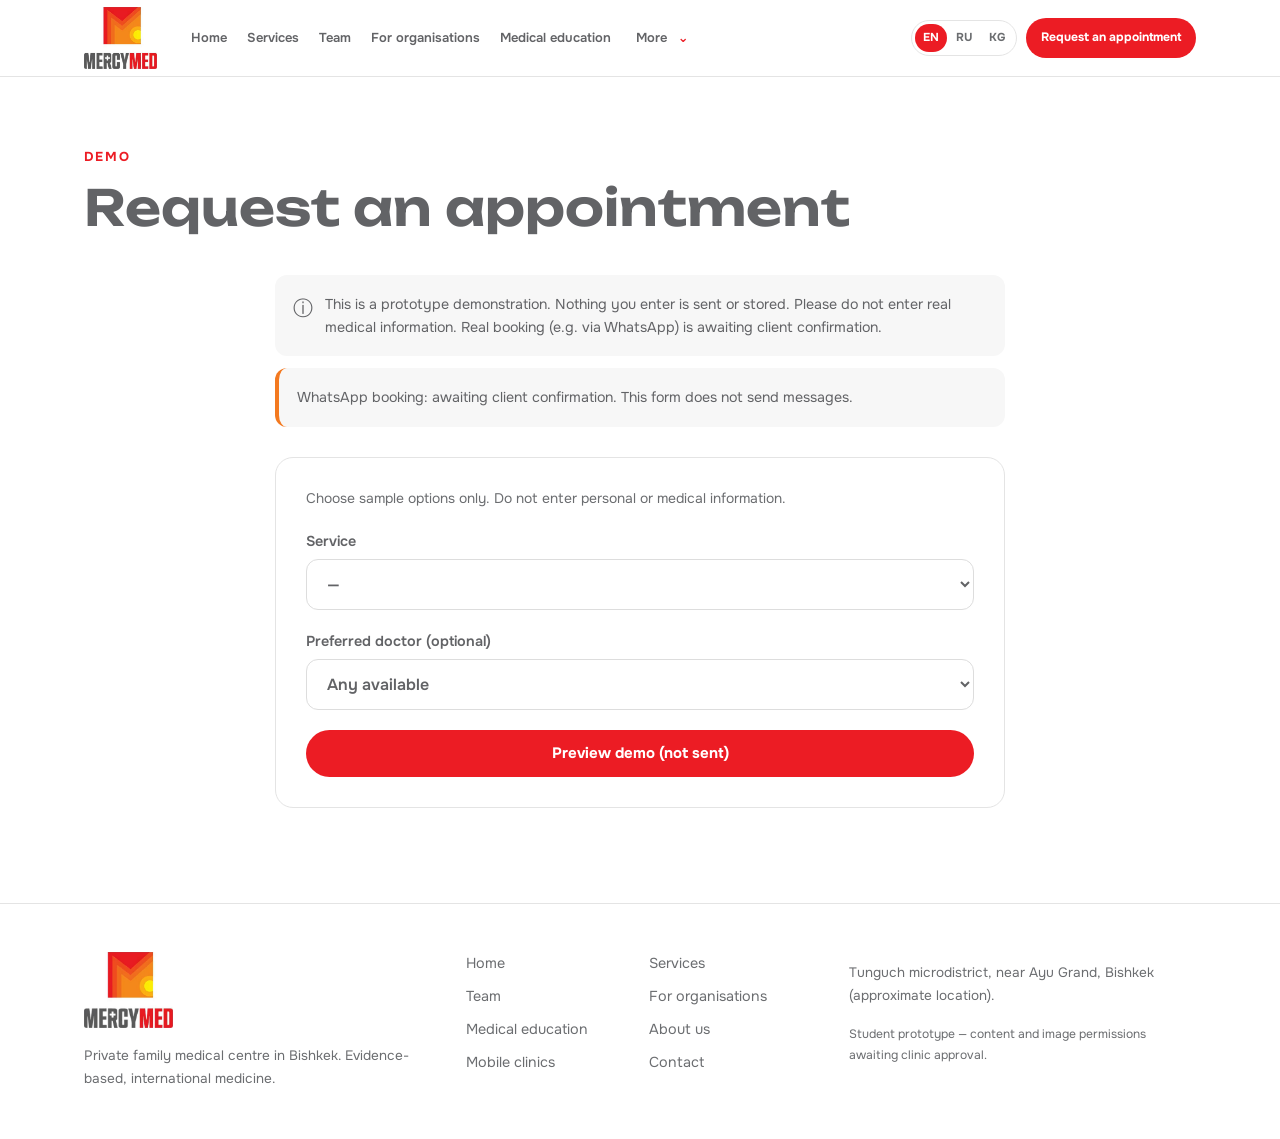
<file: hw6/appointment.html>
<!DOCTYPE html>
<html data-lang="en" lang="en">
 <head>
  <meta charset="utf-8"/>
  <meta content="width=device-width, initial-scale=1" name="viewport"/>
  <meta content="Prototype appointment form; no data sent or stored." name="description"/>
  <meta content="#ffffff" name="theme-color"/>
  <title>
   Appointment demo | MercyMed
  </title>
  <link href="images/favicon.png" rel="icon" type="image/png"/>
  <link href="https://fonts.googleapis.com" rel="preconnect"/>
  <link crossorigin="" href="https://fonts.gstatic.com" rel="preconnect"/>
  <link href="https://fonts.googleapis.com/css2?family=Onest:wght@400;500;600;700&amp;family=Unbounded:wght@500;600;700&amp;display=swap" rel="stylesheet"/>
  <link href="style.css" rel="stylesheet"/>
 </head>
 <body>
  <a class="skip-link" href="#main">
   <span class="tr" data-en="Skip to main content" data-ky="&Ncy;&iecy;&gcy;&icy;&zcy;&gcy;&icy; &mcy;&acy;&zcy;&mcy;&ucy;&ncy;&gcy;&acy; ө&tcy;үү" data-ru="&Kcy; &scy;&ocy;&dcy;&iecy;&rcy;&zhcy;&icy;&mcy;&ocy;&mcy;&ucy;">
    Skip to main content
   </span>
  </a>
  <header class="site-header">
   <div class="container header-inner">
    <a aria-label="MercyMed home" class="brand" href="index.html">
     <img alt="MercyMed medical centre logo" src="images/logo.png"/>
    </a>
    <nav aria-label="Primary navigation" class="desktop-nav">
     <a href="index.html">
      <span class="tr" data-en="Home" data-ky="&Bcy;&acy;&shcy;&kcy;&ycy; &bcy;&iecy;&tcy;" data-ru="&Gcy;&lcy;&acy;&vcy;&ncy;&acy;&yacy;">
       Home
      </span>
     </a>
     <a href="services.html">
      <span class="tr" data-en="Services" data-ky="&Kcy;&ycy;&zcy;&mcy;&acy;&tcy;&tcy;&acy;&rcy;" data-ru="&Ucy;&scy;&lcy;&ucy;&gcy;&icy;">
       Services
      </span>
     </a>
     <a href="team.html">
      <span class="tr" data-en="Team" data-ky="&Kcy;&ocy;&mcy;&acy;&ncy;&dcy;&acy;" data-ru="&Kcy;&ocy;&mcy;&acy;&ncy;&dcy;&acy;">
       Team
      </span>
     </a>
     <a href="corporate.html">
      <span class="tr" data-en="For organisations" data-ky="&Ucy;&yucy;&mcy;&dcy;&acy;&rcy; ү&chcy;ү&ncy;" data-ru="&Dcy;&lcy;&yacy; &ocy;&rcy;&gcy;&acy;&ncy;&icy;&zcy;&acy;&tscy;&icy;&jcy;">
       For organisations
      </span>
     </a>
     <a href="education.html">
      <span class="tr" data-en="Medical education" data-ky="&Mcy;&iecy;&dcy;&icy;&tscy;&icy;&ncy;&acy;&lcy;&ycy;&kcy; &bcy;&icy;&lcy;&icy;&mcy; &bcy;&iecy;&rcy;үү" data-ru="&Mcy;&iecy;&dcy;&ocy;&bcy;&rcy;&acy;&zcy;&ocy;&vcy;&acy;&ncy;&icy;&iecy;">
       Medical education
      </span>
     </a>
     <details class="nav-more">
      <summary aria-label="More pages">
       <span class="tr" data-en="More" data-ky="&Dcy;&acy;&gcy;&ycy;" data-ru="&IEcy;&shchcy;&iocy;">
        More
       </span>
      </summary>
      <div class="nav-more-panel">
       <a href="about.html">
        <span class="tr" data-en="About us" data-ky="&Bcy;&icy;&zcy; &zhcy;ө&ncy;ү&ncy;&dcy;ө" data-ru="&Ocy; &ncy;&acy;&scy;">
         About us
        </span>
       </a>
       <a href="mobile-clinics.html">
        <span class="tr" data-en="Mobile clinics" data-ky="&Kcy;ө&chcy;&mcy;ө &kcy;&lcy;&icy;&ncy;&icy;&kcy;&acy;&lcy;&acy;&rcy;" data-ru="&Vcy;&ycy;&iecy;&zcy;&dcy;&ncy;&ycy;&iecy; &kcy;&lcy;&icy;&ncy;&icy;&kcy;&icy;">
         Mobile clinics
        </span>
       </a>
       <a href="contact.html">
        <span class="tr" data-en="Contact" data-ky="&Bcy;&acy;&jcy;&lcy;&acy;&ncy;&ycy;&shcy;" data-ru="&Kcy;&ocy;&ncy;&tcy;&acy;&kcy;&tcy;&ycy;">
         Contact
        </span>
       </a>
      </div>
     </details>
    </nav>
    <div class="header-actions">
     <div aria-label="Site language" class="language-picker" role="group">
      <button aria-label="Show English language" class="lang-btn" data-lang="en" type="button">
       EN
      </button>
      <button aria-label="&Pcy;&ocy;&kcy;&acy;&zcy;&acy;&tcy;&softcy; &rcy;&ucy;&scy;&scy;&kcy;&icy;&jcy; &yacy;&zcy;&ycy;&kcy;" class="lang-btn" data-lang="ru" type="button">
       RU
      </button>
      <button aria-label="&Kcy;&ycy;&rcy;&gcy;&ycy;&zcy; &tcy;&icy;&lcy;&icy;&ncy; &kcy;ө&rcy;&scy;ө&tcy;үү" class="lang-btn" data-lang="ky" type="button">
       KG
      </button>
     </div>
     <a class="btn btn-primary header-cta" href="appointment.html">
      <span class="tr" data-en="Request an appointment" data-ky="&Kcy;&acy;&bcy;&ycy;&lcy;&dcy;&ocy;&ocy;&gcy;&ocy; &zhcy;&acy;&zcy;&ycy;&lcy;&ucy;&ucy;" data-ru="&Zcy;&acy;&pcy;&icy;&scy;&acy;&tcy;&softcy;&scy;&yacy; &ncy;&acy; &pcy;&rcy;&icy;&iocy;&mcy;">
       Request an appointment
      </span>
     </a>
     <button aria-controls="mobile-menu" aria-expanded="false" aria-label="Open menu" class="menu-toggle" data-aria-en="Open menu" data-aria-ky="&Mcy;&iecy;&ncy;&yucy;&ncy;&ucy; &acy;&chcy;&ucy;&ucy;" data-aria-ru="&Ocy;&tcy;&kcy;&rcy;&ycy;&tcy;&softcy; &mcy;&iecy;&ncy;&yucy;" type="button">
      <span aria-hidden="true" class="menu-lines">
       ☰
      </span>
     </button>
    </div>
   </div>
   <div class="mobile-menu" hidden="" id="mobile-menu">
    <nav aria-label="Mobile navigation" class="container mobile-nav">
     <a href="index.html">
      <span class="tr" data-en="Home" data-ky="&Bcy;&acy;&shcy;&kcy;&ycy; &bcy;&iecy;&tcy;" data-ru="&Gcy;&lcy;&acy;&vcy;&ncy;&acy;&yacy;">
       Home
      </span>
     </a>
     <a href="services.html">
      <span class="tr" data-en="Services" data-ky="&Kcy;&ycy;&zcy;&mcy;&acy;&tcy;&tcy;&acy;&rcy;" data-ru="&Ucy;&scy;&lcy;&ucy;&gcy;&icy;">
       Services
      </span>
     </a>
     <a href="team.html">
      <span class="tr" data-en="Team" data-ky="&Kcy;&ocy;&mcy;&acy;&ncy;&dcy;&acy;" data-ru="&Kcy;&ocy;&mcy;&acy;&ncy;&dcy;&acy;">
       Team
      </span>
     </a>
     <a href="corporate.html">
      <span class="tr" data-en="For organisations" data-ky="&Ucy;&yucy;&mcy;&dcy;&acy;&rcy; ү&chcy;ү&ncy;" data-ru="&Dcy;&lcy;&yacy; &ocy;&rcy;&gcy;&acy;&ncy;&icy;&zcy;&acy;&tscy;&icy;&jcy;">
       For organisations
      </span>
     </a>
     <a href="education.html">
      <span class="tr" data-en="Medical education" data-ky="&Mcy;&iecy;&dcy;&icy;&tscy;&icy;&ncy;&acy;&lcy;&ycy;&kcy; &bcy;&icy;&lcy;&icy;&mcy; &bcy;&iecy;&rcy;үү" data-ru="&Mcy;&iecy;&dcy;&ocy;&bcy;&rcy;&acy;&zcy;&ocy;&vcy;&acy;&ncy;&icy;&iecy;">
       Medical education
      </span>
     </a>
     <a href="about.html">
      <span class="tr" data-en="About us" data-ky="&Bcy;&icy;&zcy; &zhcy;ө&ncy;ү&ncy;&dcy;ө" data-ru="&Ocy; &ncy;&acy;&scy;">
       About us
      </span>
     </a>
     <a href="mobile-clinics.html">
      <span class="tr" data-en="Mobile clinics" data-ky="&Kcy;ө&chcy;&mcy;ө &kcy;&lcy;&icy;&ncy;&icy;&kcy;&acy;&lcy;&acy;&rcy;" data-ru="&Vcy;&ycy;&iecy;&zcy;&dcy;&ncy;&ycy;&iecy; &kcy;&lcy;&icy;&ncy;&icy;&kcy;&icy;">
       Mobile clinics
      </span>
     </a>
     <a href="contact.html">
      <span class="tr" data-en="Contact" data-ky="&Bcy;&acy;&jcy;&lcy;&acy;&ncy;&ycy;&shcy;" data-ru="&Kcy;&ocy;&ncy;&tcy;&acy;&kcy;&tcy;&ycy;">
       Contact
      </span>
     </a>
     <a class="btn btn-primary" href="appointment.html">
      <span class="tr" data-en="Request an appointment" data-ky="&Kcy;&acy;&bcy;&ycy;&lcy;&dcy;&ocy;&ocy;&gcy;&ocy; &zhcy;&acy;&zcy;&ycy;&lcy;&ucy;&ucy;" data-ru="&Zcy;&acy;&pcy;&icy;&scy;&acy;&tcy;&softcy;&scy;&yacy; &ncy;&acy; &pcy;&rcy;&icy;&iocy;&mcy;">
       Request an appointment
      </span>
     </a>
     <div aria-label="Site language" class="language-picker mobile-langs" role="group">
      <button class="lang-btn" data-lang="en" type="button">
       EN
      </button>
      <button class="lang-btn" data-lang="ru" type="button">
       RU
      </button>
      <button class="lang-btn" data-lang="ky" type="button">
       KG
      </button>
     </div>
    </nav>
   </div>
   <div class="ky-notice" hidden="">
    <span class="tr" data-en="Translations pending clinic review." data-ky="&Kcy;&ycy;&rcy;&gcy;&ycy;&zcy;&chcy;&acy; &kcy;&ocy;&tcy;&ocy;&rcy;&mcy;&ocy;&lcy;&ocy;&rcy; &kcy;&lcy;&icy;&ncy;&icy;&kcy;&acy;&ncy;&ycy;&ncy; &tcy;&iecy;&kcy;&shcy;&iecy;&rcy;үү&scy;ү&ncy; &kcy;ү&tcy;үү&dcy;ө." data-ru="&Pcy;&iecy;&rcy;&iecy;&vcy;&ocy;&dcy;&ycy; &ocy;&zhcy;&icy;&dcy;&acy;&yucy;&tcy; &pcy;&rcy;&ocy;&vcy;&iecy;&rcy;&kcy;&icy; &kcy;&lcy;&icy;&ncy;&icy;&kcy;&icy;.">
     Translations pending clinic review.
    </span>
   </div>
  </header>
  <main id="main">
   <section class="container intro">
    <p class="eyebrow">
     <span class="tr" data-en="Demo" data-ky="&Dcy;&iecy;&mcy;&ocy;" data-ru="&Dcy;&iecy;&mcy;&ocy;">
      Demo
     </span>
    </p>
    <h1>
     <span class="tr" data-en="Request an appointment" data-ky="&Kcy;&acy;&bcy;&ycy;&lcy;&dcy;&ocy;&ocy;&gcy;&ocy; &zhcy;&acy;&zcy;&ycy;&lcy;&ucy;&ucy;" data-ru="&Zcy;&acy;&pcy;&icy;&scy;&acy;&tcy;&softcy;&scy;&yacy; &ncy;&acy; &pcy;&rcy;&icy;&iocy;&mcy;">
      Request an appointment
     </span>
    </h1>
   </section>
   <section class="container appointment-container">
    <div class="notice demo-note">
     <span class="notice-icon">
      ⓘ
     </span>
     <p>
      <span class="tr" data-en="This is a prototype demonstration. Nothing you enter is sent or stored. Please do not enter real medical information. Real booking (e.g. via WhatsApp) is awaiting client confirmation." data-ky="&Bcy;&ucy;&lcy; &pcy;&rcy;&ocy;&tcy;&ocy;&tcy;&icy;&pcy;&tcy;&icy;&ncy; &dcy;&iecy;&mcy;&ocy;&ncy;&scy;&tcy;&rcy;&acy;&tscy;&icy;&yacy;&scy;&ycy;. &Kcy;&icy;&rcy;&gcy;&icy;&zcy;&icy;&lcy;&gcy;&iecy;&ncy; &mcy;&acy;&acy;&lcy;&ycy;&mcy;&acy;&tcy; &zhcy;ө&ncy;ө&tcy;ү&lcy;&bcy;ө&jcy;&tcy; &zhcy;&acy;&ncy;&acy; &scy;&acy;&kcy;&tcy;&acy;&lcy;&bcy;&acy;&jcy;&tcy;. &CHcy;&ycy;&ncy;&ycy;&gcy;&ycy; &mcy;&iecy;&dcy;&icy;&tscy;&icy;&ncy;&acy;&lcy;&ycy;&kcy; &mcy;&acy;&acy;&lcy;&ycy;&mcy;&acy;&tcy;&tcy;&ycy; &kcy;&icy;&rcy;&gcy;&icy;&zcy;&bcy;&iecy;ң&icy;&zcy;. &CHcy;&ycy;&ncy;&ycy;&gcy;&ycy; &zhcy;&acy;&zcy;&ycy;&lcy;&ucy;&ucy; (&mcy;&icy;&scy;&acy;&lcy;&ycy;, WhatsApp &acy;&rcy;&kcy;&ycy;&lcy;&ucy;&ucy;) &kcy;&lcy;&icy;&ncy;&icy;&kcy;&acy;&ncy;&ycy;&ncy; &tcy;&acy;&scy;&tcy;&ycy;&kcy;&tcy;&ocy;&ocy;&scy;&ucy;&ncy; &kcy;ү&tcy;үү&dcy;ө." data-ru="&Ecy;&tcy;&ocy; &dcy;&iecy;&mcy;&ocy;&ncy;&scy;&tcy;&rcy;&acy;&tscy;&icy;&yacy; &pcy;&rcy;&ocy;&tcy;&ocy;&tcy;&icy;&pcy;&acy;. &Vcy;&vcy;&iecy;&dcy;&iocy;&ncy;&ncy;&ycy;&iecy; &dcy;&acy;&ncy;&ncy;&ycy;&iecy; &ncy;&icy;&kcy;&ucy;&dcy;&acy; &ncy;&iecy; &ocy;&tcy;&pcy;&rcy;&acy;&vcy;&lcy;&yacy;&yucy;&tcy;&scy;&yacy; &icy; &ncy;&iecy; &scy;&ocy;&khcy;&rcy;&acy;&ncy;&yacy;&yucy;&tcy;&scy;&yacy;. &Ncy;&iecy; &vcy;&vcy;&ocy;&dcy;&icy;&tcy;&iecy; &rcy;&iecy;&acy;&lcy;&softcy;&ncy;&ycy;&iecy; &mcy;&iecy;&dcy;&icy;&tscy;&icy;&ncy;&scy;&kcy;&icy;&iecy; &dcy;&acy;&ncy;&ncy;&ycy;&iecy;. &Ncy;&acy;&scy;&tcy;&ocy;&yacy;&shchcy;&acy;&yacy; &zcy;&acy;&pcy;&icy;&scy;&softcy; (&ncy;&acy;&pcy;&rcy;&icy;&mcy;&iecy;&rcy;, &chcy;&iecy;&rcy;&iecy;&zcy; WhatsApp) &ocy;&zhcy;&icy;&dcy;&acy;&iecy;&tcy; &pcy;&ocy;&dcy;&tcy;&vcy;&iecy;&rcy;&zhcy;&dcy;&iecy;&ncy;&icy;&yacy; &kcy;&lcy;&icy;&ncy;&icy;&kcy;&icy;.">
       This is a prototype demonstration. Nothing you enter is sent or stored. Please do not enter real medical information. Real booking (e.g. via WhatsApp) is awaiting client confirmation.
      </span>
     </p>
    </div>
    <p class="notice whatsapp-pending" role="status">
     <span class="tr" data-en="WhatsApp booking: awaiting client confirmation. This form does not send messages." data-ky="WhatsApp &acy;&rcy;&kcy;&ycy;&lcy;&ucy;&ucy; &zhcy;&acy;&zcy;&ycy;&lcy;&ucy;&ucy;: &kcy;&lcy;&icy;&ncy;&icy;&kcy;&acy;&ncy;&ycy;&ncy; &tcy;&acy;&scy;&tcy;&ycy;&kcy;&tcy;&ocy;&ocy;&scy;&ucy;&ncy; &kcy;ү&tcy;үү&dcy;ө. &Bcy;&ucy;&lcy; &fcy;&ocy;&rcy;&mcy;&acy; &bcy;&icy;&lcy;&dcy;&icy;&rcy;үү &zhcy;ө&ncy;ө&tcy;&pcy;ө&jcy;&tcy;." data-ru="&Zcy;&acy;&pcy;&icy;&scy;&softcy; &chcy;&iecy;&rcy;&iecy;&zcy; WhatsApp: &ocy;&zhcy;&icy;&dcy;&acy;&iecy;&tcy; &pcy;&ocy;&dcy;&tcy;&vcy;&iecy;&rcy;&zhcy;&dcy;&iecy;&ncy;&icy;&yacy; &kcy;&lcy;&icy;&ncy;&icy;&kcy;&icy;. &Ecy;&tcy;&acy; &fcy;&ocy;&rcy;&mcy;&acy; &ncy;&iecy; &ocy;&tcy;&pcy;&rcy;&acy;&vcy;&lcy;&yacy;&iecy;&tcy; &scy;&ocy;&ocy;&bcy;&shchcy;&iecy;&ncy;&icy;&yacy;.">
      WhatsApp booking: awaiting client confirmation. This form does not send messages.
     </span>
    </p>
    <form autocomplete="off" class="booking-form" id="demo-booking">
     <p class="full muted demo-instructions">
      <span class="tr" data-en="Choose sample options only. Do not enter personal or medical information." data-ky="&Dcy;&iecy;&mcy;&ocy; &vcy;&acy;&rcy;&icy;&acy;&ncy;&tcy;&tcy;&acy;&rcy;&ycy;&ncy; &gcy;&acy;&ncy;&acy; &tcy;&acy;&ncy;&dcy;&acy;ң&ycy;&zcy;. &ZHcy;&iecy;&kcy;&iecy; &zhcy;&iecy; &mcy;&iecy;&dcy;&icy;&tscy;&icy;&ncy;&acy;&lcy;&ycy;&kcy; &mcy;&acy;&acy;&lcy;&ycy;&mcy;&acy;&tcy;&tcy;&ycy; &kcy;&icy;&rcy;&gcy;&icy;&zcy;&bcy;&iecy;ң&icy;&zcy;." data-ru="&Vcy;&ycy;&bcy;&icy;&rcy;&acy;&jcy;&tcy;&iecy; &tcy;&ocy;&lcy;&softcy;&kcy;&ocy; &dcy;&iecy;&mcy;&ocy;&ncy;&scy;&tcy;&rcy;&acy;&tscy;&icy;&ocy;&ncy;&ncy;&ycy;&iecy; &vcy;&acy;&rcy;&icy;&acy;&ncy;&tcy;&ycy;. &Ncy;&iecy; &vcy;&vcy;&ocy;&dcy;&icy;&tcy;&iecy; &lcy;&icy;&chcy;&ncy;&ycy;&iecy; &icy;&lcy;&icy; &mcy;&iecy;&dcy;&icy;&tscy;&icy;&ncy;&scy;&kcy;&icy;&iecy; &dcy;&acy;&ncy;&ncy;&ycy;&iecy;.">
       Choose sample options only. Do not enter personal or medical information.
      </span>
     </p>
     <label class="full">
      <span class="tr" data-en="Service" data-ky="&Kcy;&ycy;&zcy;&mcy;&acy;&tcy;" data-ru="&Ucy;&scy;&lcy;&ucy;&gcy;&acy;">
       Service
      </span>
      <select name="service" required="">
       <option disabled="" selected="" value="">
        &mdash;
       </option>
       <option data-en="Daily consultations" data-ky="&Kcy;ү&ncy;ү&mcy;&dcy;ү&kcy; &kcy;&ocy;&ncy;&scy;&ucy;&lcy;&softcy;&tcy;&acy;&tscy;&icy;&yacy;&lcy;&acy;&rcy;" data-ru="&IEcy;&zhcy;&iecy;&dcy;&ncy;&iecy;&vcy;&ncy;&ycy;&iecy; &kcy;&ocy;&ncy;&scy;&ucy;&lcy;&softcy;&tcy;&acy;&tscy;&icy;&icy;" value="service0">
        Daily consultations
       </option>
       <option data-en="Consultations in many languages" data-ky="&Acy;&rcy; &kcy;&acy;&ncy;&dcy;&acy;&jcy; &tcy;&icy;&lcy;&dcy;&iecy;&rcy;&dcy;&iecy;&gcy;&icy; &kcy;&ocy;&ncy;&scy;&ucy;&lcy;&softcy;&tcy;&acy;&tscy;&icy;&yacy;&lcy;&acy;&rcy;" data-ru="&Kcy;&ocy;&ncy;&scy;&ucy;&lcy;&softcy;&tcy;&acy;&tscy;&icy;&icy; &ncy;&acy; &rcy;&acy;&zcy;&ncy;&ycy;&khcy; &yacy;&zcy;&ycy;&kcy;&acy;&khcy;" value="service1">
        Consultations in many languages
       </option>
       <option data-en="Preventative check-ups" data-ky="&Acy;&lcy;&dcy;&ycy;&ncy; &acy;&lcy;&ucy;&ucy;&chcy;&ucy; &tcy;&iecy;&kcy;&shcy;&iecy;&rcy;үү&lcy;ө&rcy;" data-ru="&Pcy;&rcy;&ocy;&fcy;&icy;&lcy;&acy;&kcy;&tcy;&icy;&chcy;&iecy;&scy;&kcy;&icy;&iecy; &ocy;&scy;&mcy;&ocy;&tcy;&rcy;&ycy;" value="service2">
        Preventative check-ups
       </option>
       <option data-en="Medical documents &amp; certificates" data-ky="&Mcy;&iecy;&dcy;&icy;&tscy;&icy;&ncy;&acy;&lcy;&ycy;&kcy; &scy;&pcy;&rcy;&acy;&vcy;&kcy;&acy;&lcy;&acy;&rcy;" data-ru="&Mcy;&iecy;&dcy;&icy;&tscy;&icy;&ncy;&scy;&kcy;&icy;&iecy; &scy;&pcy;&rcy;&acy;&vcy;&kcy;&icy;" value="service3">
        Medical documents &amp; certificates
       </option>
      </select>
     </label>
     <label class="full">
      <span class="tr" data-en="Preferred doctor (optional)" data-ky="&Kcy;&acy;&acy;&lcy;&acy;&gcy;&acy;&ncy; &dcy;&acy;&rcy;&ycy;&gcy;&iecy;&rcy; (&mcy;&icy;&lcy;&dcy;&iecy;&tcy;&tcy;үү &ecy;&mcy;&iecy;&scy;)" data-ru="&ZHcy;&iecy;&lcy;&acy;&iecy;&mcy;&ycy;&jcy; &vcy;&rcy;&acy;&chcy; (&ncy;&iecy;&ocy;&bcy;&yacy;&zcy;&acy;&tcy;&iecy;&lcy;&softcy;&ncy;&ocy;)">
       Preferred doctor (optional)
      </span>
      <select name="doctor">
       <option data-en="Any available" data-ky="&Kcy;&acy;&acy;&lcy;&acy;&gcy;&acy;&ncy; &bcy;&ocy;&shcy;" data-ru="&Lcy;&yucy;&bcy;&ocy;&jcy; &scy;&vcy;&ocy;&bcy;&ocy;&dcy;&ncy;&ycy;&jcy;" value="">
        Any available
       </option>
       <option data-en="Mahabat Alieva &mdash; Director / Doula" data-ky="Mahabat Alieva &mdash; &Dcy;&icy;&rcy;&iecy;&kcy;&tcy;&ocy;&rcy; / &Dcy;&ocy;&ucy;&lcy;&acy;" data-ru="Mahabat Alieva &mdash; &Dcy;&icy;&rcy;&iecy;&kcy;&tcy;&ocy;&rcy; / &Dcy;&ocy;&ucy;&lcy;&acy;" value="Mahabat Alieva">
        Mahabat Alieva &mdash; Director / Doula
       </option>
       <option data-en="Jonathan Williams &mdash; Chief doctor / Pediatrics" data-ky="Jonathan Williams &mdash; &Bcy;&acy;&shcy;&kcy;&ycy; &dcy;&acy;&rcy;&ycy;&gcy;&iecy;&rcy; / &Pcy;&iecy;&dcy;&icy;&acy;&tcy;&rcy;&icy;&yacy;" data-ru="Jonathan Williams &mdash; &Gcy;&lcy;&acy;&vcy;&ncy;&ycy;&jcy; &vcy;&rcy;&acy;&chcy; / &Pcy;&iecy;&dcy;&icy;&acy;&tcy;&rcy;&icy;&yacy;" value="Jonathan Williams">
        Jonathan Williams &mdash; Chief doctor / Pediatrics
       </option>
       <option data-en="Irina Pak &mdash; Pediatrics / Family medicine" data-ky="Irina Pak &mdash; &Pcy;&iecy;&dcy;&icy;&acy;&tcy;&rcy;&icy;&yacy; / Ү&jcy;-&bcy;ү&lcy;ө&lcy;ү&kcy; &mcy;&iecy;&dcy;&icy;&tscy;&icy;&ncy;&acy;" data-ru="Irina Pak &mdash; &Pcy;&iecy;&dcy;&icy;&acy;&tcy;&rcy;&icy;&yacy; / &Scy;&iecy;&mcy;&iecy;&jcy;&ncy;&acy;&yacy; &mcy;&iecy;&dcy;&icy;&tscy;&icy;&ncy;&acy;" value="Irina Pak">
        Irina Pak &mdash; Pediatrics / Family medicine
       </option>
       <option data-en="Nasyikat Dononbaeva &mdash; Internal medicine / Pulmonology" data-ky="Nasyikat Dononbaeva &mdash; &Icy;&chcy;&kcy;&icy; &ocy;&ocy;&rcy;&ucy;&lcy;&acy;&rcy; / &Pcy;&ucy;&lcy;&softcy;&mcy;&ocy;&ncy;&ocy;&lcy;&ocy;&gcy;&icy;&yacy;" data-ru="Nasyikat Dononbaeva &mdash; &Tcy;&iecy;&rcy;&acy;&pcy;&icy;&yacy; / &Pcy;&ucy;&lcy;&softcy;&mcy;&ocy;&ncy;&ocy;&lcy;&ocy;&gcy;&icy;&yacy;" value="Nasyikat Dononbaeva">
        Nasyikat Dononbaeva &mdash; Internal medicine / Pulmonology
       </option>
       <option data-en="Nabat Gasimova &mdash; Pediatrics / Intensivist" data-ky="Nabat Gasimova &mdash; &Pcy;&iecy;&dcy;&icy;&acy;&tcy;&rcy;&icy;&yacy; / &Rcy;&iecy;&acy;&ncy;&icy;&mcy;&acy;&tcy;&ocy;&lcy;&ocy;&gcy;" data-ru="Nabat Gasimova &mdash; &Pcy;&iecy;&dcy;&icy;&acy;&tcy;&rcy;&icy;&yacy; / &Rcy;&iecy;&acy;&ncy;&icy;&mcy;&acy;&tcy;&ocy;&lcy;&ocy;&gcy;" value="Nabat Gasimova">
        Nabat Gasimova &mdash; Pediatrics / Intensivist
       </option>
       <option data-en="Nancy Yau &mdash; Pediatrics" data-ky="Nancy Yau &mdash; &Pcy;&iecy;&dcy;&icy;&acy;&tcy;&rcy;&icy;&yacy;" data-ru="Nancy Yau &mdash; &Pcy;&iecy;&dcy;&icy;&acy;&tcy;&rcy;&icy;&yacy;" value="Nancy Yau">
        Nancy Yau &mdash; Pediatrics
       </option>
       <option data-en="Lukas Meyer-Landholt &mdash; Pediatrics / Oncology" data-ky="Lukas Meyer-Landholt &mdash; &Pcy;&iecy;&dcy;&icy;&acy;&tcy;&rcy;&icy;&yacy; / &Ocy;&ncy;&kcy;&ocy;&lcy;&ocy;&gcy;&icy;&yacy;" data-ru="Lukas Meyer-Landholt &mdash; &Pcy;&iecy;&dcy;&icy;&acy;&tcy;&rcy;&icy;&yacy; / &Ocy;&ncy;&kcy;&ocy;&lcy;&ocy;&gcy;&icy;&yacy;" value="Lukas Meyer-Landholt">
        Lukas Meyer-Landholt &mdash; Pediatrics / Oncology
       </option>
       <option data-en="Madison Smith &mdash; Physical therapist" data-ky="Madison Smith &mdash; &Fcy;&icy;&zcy;&icy;&ocy;&tcy;&iecy;&rcy;&acy;&pcy;&iecy;&vcy;&tcy;" data-ru="Madison Smith &mdash; &Fcy;&icy;&zcy;&icy;&ocy;&tcy;&iecy;&rcy;&acy;&pcy;&iecy;&vcy;&tcy;" value="Madison Smith">
        Madison Smith &mdash; Physical therapist
       </option>
       <option data-en="Simbat Sadyrbaeva &mdash; Gynecology" data-ky="Simbat Sadyrbaeva &mdash; &Gcy;&icy;&ncy;&iecy;&kcy;&ocy;&lcy;&ocy;&gcy;&icy;&yacy;" data-ru="Simbat Sadyrbaeva &mdash; &Gcy;&icy;&ncy;&iecy;&kcy;&ocy;&lcy;&ocy;&gcy;&icy;&yacy;" value="Simbat Sadyrbaeva">
        Simbat Sadyrbaeva &mdash; Gynecology
       </option>
       <option data-en="Nargiza Islamova &mdash; Ultrasound" data-ky="Nargiza Islamova &mdash; &Ucy;&Zcy;&Icy;-&dcy;&icy;&acy;&gcy;&ncy;&ocy;&scy;&tcy;&icy;&kcy;&acy;" data-ru="Nargiza Islamova &mdash; &Ucy;&Zcy;&Icy;-&dcy;&icy;&acy;&gcy;&ncy;&ocy;&scy;&tcy;&icy;&kcy;&acy;" value="Nargiza Islamova">
        Nargiza Islamova &mdash; Ultrasound
       </option>
      </select>
     </label>
     <button class="btn btn-primary full" type="submit">
      <span class="tr" data-en="Preview demo (not sent)" data-ky="&Dcy;&iecy;&mcy;&ocy;&ncy;&ucy; &kcy;ө&rcy;үү (&zhcy;ө&ncy;ө&tcy;ү&lcy;&bcy;ө&jcy;&tcy;)" data-ru="&Pcy;&ocy;&kcy;&acy;&zcy;&acy;&tcy;&softcy; &dcy;&iecy;&mcy;&ocy; (&ncy;&iecy; &ocy;&tcy;&pcy;&rcy;&acy;&vcy;&lcy;&yacy;&iecy;&tcy;&scy;&yacy;)">
       Preview demo (not sent)
      </span>
     </button>
    </form>
    <div class="demo-success" hidden="" id="demo-success" role="status" tabindex="-1">
     <h2>
      <span class="tr" data-en="Demo complete" data-ky="&Dcy;&iecy;&mcy;&ocy; &acy;&yacy;&kcy;&tcy;&acy;&dcy;&ycy;" data-ru="&Dcy;&iecy;&mcy;&ocy; &zcy;&acy;&vcy;&iecy;&rcy;&shcy;&iecy;&ncy;&ocy;">
       Demo complete
      </span>
     </h2>
     <p>
      <span class="tr" data-en="In the real website, the clinic would contact you to confirm a time. No data was sent." data-ky="&CHcy;&ycy;&ncy;&ycy;&gcy;&ycy; &scy;&acy;&jcy;&tcy;&tcy;&acy; &kcy;&lcy;&icy;&ncy;&icy;&kcy;&acy; &ucy;&bcy;&acy;&kcy;&ycy;&tcy;&tcy;&ycy; &tcy;&acy;&scy;&tcy;&ycy;&kcy;&tcy;&ocy;&ocy; ү&chcy;ү&ncy; &scy;&icy;&zcy; &mcy;&iecy;&ncy;&iecy;&ncy; &bcy;&acy;&jcy;&lcy;&acy;&ncy;&ycy;&shcy;&mcy;&acy;&kcy;. &Mcy;&acy;&acy;&lcy;&ycy;&mcy;&acy;&tcy; &zhcy;ө&ncy;ө&tcy;ү&lcy;&gcy;ө&ncy; &zhcy;&ocy;&kcy;." data-ru="&Ncy;&acy; &ncy;&acy;&scy;&tcy;&ocy;&yacy;&shchcy;&iecy;&mcy; &scy;&acy;&jcy;&tcy;&iecy; &kcy;&lcy;&icy;&ncy;&icy;&kcy;&acy; &scy;&vcy;&yacy;&zcy;&acy;&lcy;&acy;&scy;&softcy; &bcy;&ycy; &scy; &vcy;&acy;&mcy;&icy; &dcy;&lcy;&yacy; &pcy;&ocy;&dcy;&tcy;&vcy;&iecy;&rcy;&zhcy;&dcy;&iecy;&ncy;&icy;&yacy; &vcy;&rcy;&iecy;&mcy;&iecy;&ncy;&icy;. &Dcy;&acy;&ncy;&ncy;&ycy;&iecy; &ncy;&iecy; &ocy;&tcy;&pcy;&rcy;&acy;&vcy;&lcy;&iecy;&ncy;&ycy;.">
       In the real website, the clinic would contact you to confirm a time. No data was sent.
      </span>
     </p>
     <button class="btn btn-outline" id="demo-again" type="button">
      <span class="tr" data-en="Try again" data-ky="&Kcy;&acy;&jcy;&rcy;&acy;" data-ru="&IEcy;&shchcy;&iocy; &rcy;&acy;&zcy;">
       Try again
      </span>
     </button>
    </div>
   </section>
  </main>
  <footer class="site-footer">
   <div class="container footer-grid">
    <div>
     <a href="index.html">
      <img alt="MercyMed logo" class="footer-logo" src="images/logo.png"/>
     </a>
     <p>
      <span class="tr" data-en="Private family medical centre in Bishkek. Evidence-based, international medicine." data-ky="&Bcy;&icy;&shcy;&kcy;&iecy;&kcy;&tcy;&iecy;&gcy;&icy; &zhcy;&iecy;&kcy;&iecy; &mcy;&iecy;&dcy;&icy;&tscy;&icy;&ncy;&acy;&lcy;&ycy;&kcy; &bcy;&ocy;&rcy;&bcy;&ocy;&rcy;. &Dcy;&acy;&lcy;&icy;&lcy;&dcy;үү &mcy;&iecy;&dcy;&icy;&tscy;&icy;&ncy;&acy; &zhcy;&acy;&ncy;&acy; &ecy;&lcy; &acy;&rcy;&acy;&lcy;&ycy;&kcy; &tcy;&acy;&zhcy;&rcy;&ycy;&jcy;&bcy;&acy;." data-ru="&CHcy;&acy;&scy;&tcy;&ncy;&ycy;&jcy; &mcy;&iecy;&dcy;&icy;&tscy;&icy;&ncy;&scy;&kcy;&icy;&jcy; &tscy;&iecy;&ncy;&tcy;&rcy; &vcy; &Bcy;&icy;&shcy;&kcy;&iecy;&kcy;&iecy;. &Dcy;&ocy;&kcy;&acy;&zcy;&acy;&tcy;&iecy;&lcy;&softcy;&ncy;&acy;&yacy; &mcy;&iecy;&dcy;&icy;&tscy;&icy;&ncy;&acy; &icy; &mcy;&iecy;&zhcy;&dcy;&ucy;&ncy;&acy;&rcy;&ocy;&dcy;&ncy;&ycy;&jcy; &ocy;&pcy;&ycy;&tcy;.">
       Private family medical centre in Bishkek. Evidence-based, international medicine.
      </span>
     </p>
    </div>
    <nav aria-label="Footer navigation" class="footer-nav">
     <a href="index.html">
      <span class="tr" data-en="Home" data-ky="&Bcy;&acy;&shcy;&kcy;&ycy; &bcy;&iecy;&tcy;" data-ru="&Gcy;&lcy;&acy;&vcy;&ncy;&acy;&yacy;">
       Home
      </span>
     </a>
     <a href="services.html">
      <span class="tr" data-en="Services" data-ky="&Kcy;&ycy;&zcy;&mcy;&acy;&tcy;&tcy;&acy;&rcy;" data-ru="&Ucy;&scy;&lcy;&ucy;&gcy;&icy;">
       Services
      </span>
     </a>
     <a href="team.html">
      <span class="tr" data-en="Team" data-ky="&Kcy;&ocy;&mcy;&acy;&ncy;&dcy;&acy;" data-ru="&Kcy;&ocy;&mcy;&acy;&ncy;&dcy;&acy;">
       Team
      </span>
     </a>
     <a href="corporate.html">
      <span class="tr" data-en="For organisations" data-ky="&Ucy;&yucy;&mcy;&dcy;&acy;&rcy; ү&chcy;ү&ncy;" data-ru="&Dcy;&lcy;&yacy; &ocy;&rcy;&gcy;&acy;&ncy;&icy;&zcy;&acy;&tscy;&icy;&jcy;">
       For organisations
      </span>
     </a>
     <a href="education.html">
      <span class="tr" data-en="Medical education" data-ky="&Mcy;&iecy;&dcy;&icy;&tscy;&icy;&ncy;&acy;&lcy;&ycy;&kcy; &bcy;&icy;&lcy;&icy;&mcy; &bcy;&iecy;&rcy;үү" data-ru="&Mcy;&iecy;&dcy;&ocy;&bcy;&rcy;&acy;&zcy;&ocy;&vcy;&acy;&ncy;&icy;&iecy;">
       Medical education
      </span>
     </a>
     <a href="about.html">
      <span class="tr" data-en="About us" data-ky="&Bcy;&icy;&zcy; &zhcy;ө&ncy;ү&ncy;&dcy;ө" data-ru="&Ocy; &ncy;&acy;&scy;">
       About us
      </span>
     </a>
     <a href="mobile-clinics.html">
      <span class="tr" data-en="Mobile clinics" data-ky="&Kcy;ө&chcy;&mcy;ө &kcy;&lcy;&icy;&ncy;&icy;&kcy;&acy;&lcy;&acy;&rcy;" data-ru="&Vcy;&ycy;&iecy;&zcy;&dcy;&ncy;&ycy;&iecy; &kcy;&lcy;&icy;&ncy;&icy;&kcy;&icy;">
       Mobile clinics
      </span>
     </a>
     <a href="contact.html">
      <span class="tr" data-en="Contact" data-ky="&Bcy;&acy;&jcy;&lcy;&acy;&ncy;&ycy;&shcy;" data-ru="&Kcy;&ocy;&ncy;&tcy;&acy;&kcy;&tcy;&ycy;">
       Contact
      </span>
     </a>
    </nav>
    <div>
     <p>
      <span class="tr" data-en="Tunguch microdistrict, near Ayu Grand, Bishkek (approximate location)." data-ky="&Tcy;&ucy;&ncy;&gcy;&ucy;&chcy; &kcy;&icy;&chcy;&icy; &rcy;&acy;&jcy;&ocy;&ncy;&ucy;, Ayu Grand &zhcy;&acy;&ncy;&ycy;&ncy;&dcy;&acy;, &Bcy;&icy;&shcy;&kcy;&iecy;&kcy; (&bcy;&ocy;&lcy;&zhcy;&ocy;&lcy;&dcy;&ucy;&ucy; &zhcy;&iecy;&rcy;)." data-ru="&mcy;&kcy;&rcy;. &Tcy;&ucy;&ncy;&gcy;&ucy;&chcy;, &rcy;&yacy;&dcy;&ocy;&mcy; &scy; Ayu Grand, &Bcy;&icy;&shcy;&kcy;&iecy;&kcy; (&pcy;&rcy;&icy;&mcy;&iecy;&rcy;&ncy;&ycy;&jcy; &ocy;&rcy;&icy;&iecy;&ncy;&tcy;&icy;&rcy;).">
       Tunguch microdistrict, near Ayu Grand, Bishkek (approximate location).
      </span>
     </p>
     <p class="prototype">
      <span class="tr" data-en="Student prototype &mdash; content and image permissions awaiting clinic approval." data-ky="&Ocy;&kcy;&ucy;&ucy; &pcy;&rcy;&ocy;&tcy;&ocy;&tcy;&icy;&bcy;&icy; &mdash; &mcy;&acy;&acy;&lcy;&ycy;&mcy;&acy;&tcy; &zhcy;&acy;&ncy;&acy; &scy;ү&rcy;ө&tcy; &ucy;&rcy;&ucy;&kcy;&scy;&acy;&tcy;&tcy;&acy;&rcy;&ycy; &kcy;&lcy;&icy;&ncy;&icy;&kcy;&acy;&ncy;&ycy;&ncy; &mcy;&acy;&kcy;&ucy;&lcy;&dcy;&ucy;&gcy;&ucy;&ncy; &kcy;ү&tcy;үү&dcy;ө." data-ru="&Ucy;&chcy;&iecy;&bcy;&ncy;&ycy;&jcy; &pcy;&rcy;&ocy;&tcy;&ocy;&tcy;&icy;&pcy; &mdash; &icy;&ncy;&fcy;&ocy;&rcy;&mcy;&acy;&tscy;&icy;&yacy; &icy; &rcy;&acy;&zcy;&rcy;&iecy;&shcy;&iecy;&ncy;&icy;&yacy; &ncy;&acy; &fcy;&ocy;&tcy;&ocy; &ocy;&zhcy;&icy;&dcy;&acy;&yucy;&tcy; &scy;&ocy;&gcy;&lcy;&acy;&scy;&ocy;&vcy;&acy;&ncy;&icy;&yacy; &kcy;&lcy;&icy;&ncy;&icy;&kcy;&icy;.">
       Student prototype &mdash; content and image permissions awaiting clinic approval.
      </span>
     </p>
    </div>
   </div>
  </footer>
  <script defer="" src="script.js">
  </script>
 </body>
</html>
</file>
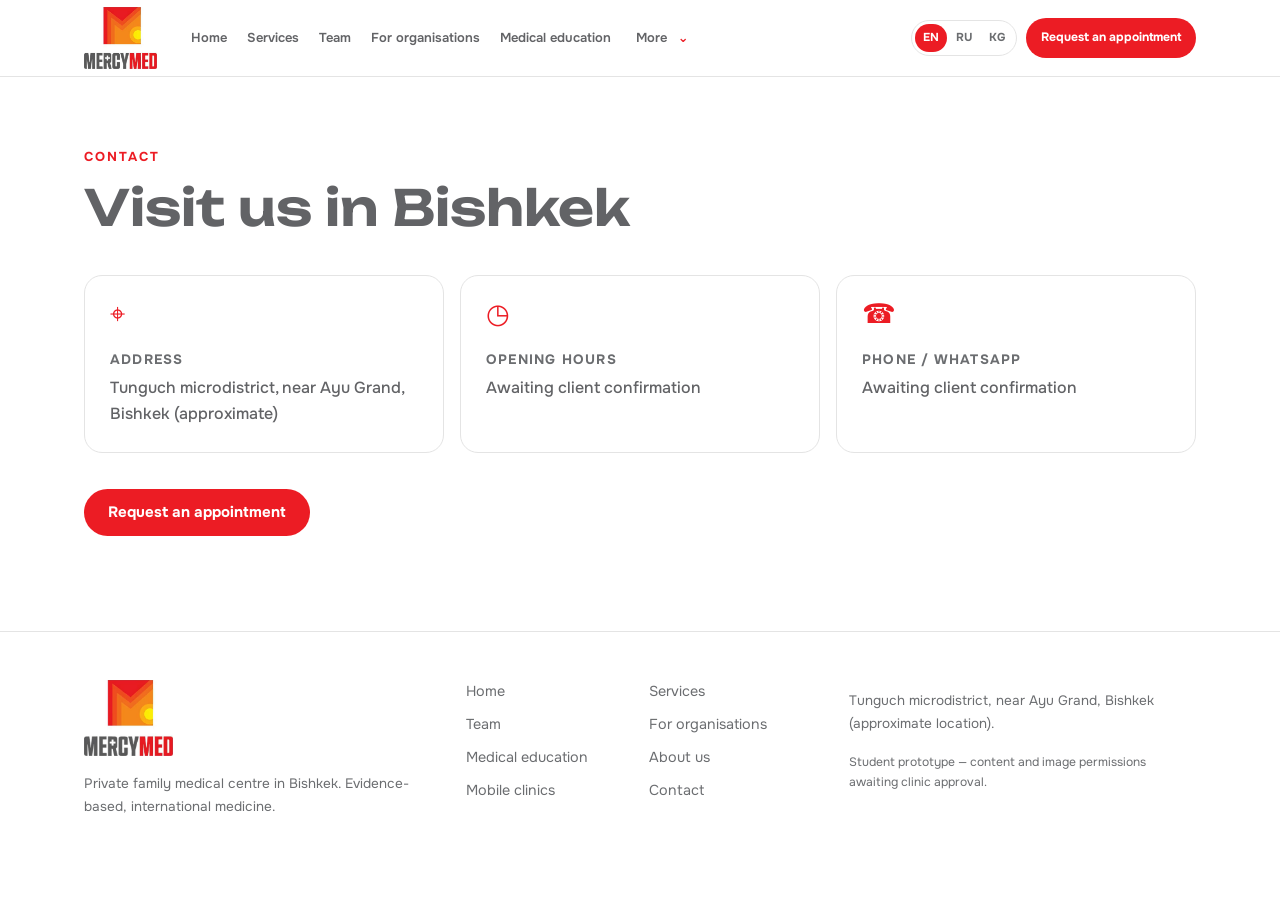
<file: hw6/contact.html>
<!DOCTYPE html>
<html data-lang="en" lang="en">
 <head>
  <meta charset="utf-8"/>
  <meta content="width=device-width, initial-scale=1" name="viewport"/>
  <meta content="Visit MercyMed in Bishkek. Verified hours and WhatsApp number are pending." name="description"/>
  <meta content="#ffffff" name="theme-color"/>
  <title>
   Contact | MercyMed
  </title>
  <link href="images/favicon.png" rel="icon" type="image/png"/>
  <link href="https://fonts.googleapis.com" rel="preconnect"/>
  <link crossorigin="" href="https://fonts.gstatic.com" rel="preconnect"/>
  <link href="https://fonts.googleapis.com/css2?family=Onest:wght@400;500;600;700&amp;family=Unbounded:wght@500;600;700&amp;display=swap" rel="stylesheet"/>
  <link href="style.css" rel="stylesheet"/>
 </head>
 <body>
  <a class="skip-link" href="#main">
   <span class="tr" data-en="Skip to main content" data-ky="&Ncy;&iecy;&gcy;&icy;&zcy;&gcy;&icy; &mcy;&acy;&zcy;&mcy;&ucy;&ncy;&gcy;&acy; ө&tcy;үү" data-ru="&Kcy; &scy;&ocy;&dcy;&iecy;&rcy;&zhcy;&icy;&mcy;&ocy;&mcy;&ucy;">
    Skip to main content
   </span>
  </a>
  <header class="site-header">
   <div class="container header-inner">
    <a aria-label="MercyMed home" class="brand" href="index.html">
     <img alt="MercyMed medical centre logo" src="images/logo.png"/>
    </a>
    <nav aria-label="Primary navigation" class="desktop-nav">
     <a href="index.html">
      <span class="tr" data-en="Home" data-ky="&Bcy;&acy;&shcy;&kcy;&ycy; &bcy;&iecy;&tcy;" data-ru="&Gcy;&lcy;&acy;&vcy;&ncy;&acy;&yacy;">
       Home
      </span>
     </a>
     <a href="services.html">
      <span class="tr" data-en="Services" data-ky="&Kcy;&ycy;&zcy;&mcy;&acy;&tcy;&tcy;&acy;&rcy;" data-ru="&Ucy;&scy;&lcy;&ucy;&gcy;&icy;">
       Services
      </span>
     </a>
     <a href="team.html">
      <span class="tr" data-en="Team" data-ky="&Kcy;&ocy;&mcy;&acy;&ncy;&dcy;&acy;" data-ru="&Kcy;&ocy;&mcy;&acy;&ncy;&dcy;&acy;">
       Team
      </span>
     </a>
     <a href="corporate.html">
      <span class="tr" data-en="For organisations" data-ky="&Ucy;&yucy;&mcy;&dcy;&acy;&rcy; ү&chcy;ү&ncy;" data-ru="&Dcy;&lcy;&yacy; &ocy;&rcy;&gcy;&acy;&ncy;&icy;&zcy;&acy;&tscy;&icy;&jcy;">
       For organisations
      </span>
     </a>
     <a href="education.html">
      <span class="tr" data-en="Medical education" data-ky="&Mcy;&iecy;&dcy;&icy;&tscy;&icy;&ncy;&acy;&lcy;&ycy;&kcy; &bcy;&icy;&lcy;&icy;&mcy; &bcy;&iecy;&rcy;үү" data-ru="&Mcy;&iecy;&dcy;&ocy;&bcy;&rcy;&acy;&zcy;&ocy;&vcy;&acy;&ncy;&icy;&iecy;">
       Medical education
      </span>
     </a>
     <details class="nav-more">
      <summary aria-label="More pages">
       <span class="tr" data-en="More" data-ky="&Dcy;&acy;&gcy;&ycy;" data-ru="&IEcy;&shchcy;&iocy;">
        More
       </span>
      </summary>
      <div class="nav-more-panel">
       <a href="about.html">
        <span class="tr" data-en="About us" data-ky="&Bcy;&icy;&zcy; &zhcy;ө&ncy;ү&ncy;&dcy;ө" data-ru="&Ocy; &ncy;&acy;&scy;">
         About us
        </span>
       </a>
       <a href="mobile-clinics.html">
        <span class="tr" data-en="Mobile clinics" data-ky="&Kcy;ө&chcy;&mcy;ө &kcy;&lcy;&icy;&ncy;&icy;&kcy;&acy;&lcy;&acy;&rcy;" data-ru="&Vcy;&ycy;&iecy;&zcy;&dcy;&ncy;&ycy;&iecy; &kcy;&lcy;&icy;&ncy;&icy;&kcy;&icy;">
         Mobile clinics
        </span>
       </a>
       <a aria-current="page" href="contact.html">
        <span class="tr" data-en="Contact" data-ky="&Bcy;&acy;&jcy;&lcy;&acy;&ncy;&ycy;&shcy;" data-ru="&Kcy;&ocy;&ncy;&tcy;&acy;&kcy;&tcy;&ycy;">
         Contact
        </span>
       </a>
      </div>
     </details>
    </nav>
    <div class="header-actions">
     <div aria-label="Site language" class="language-picker" role="group">
      <button aria-label="Show English language" class="lang-btn" data-lang="en" type="button">
       EN
      </button>
      <button aria-label="&Pcy;&ocy;&kcy;&acy;&zcy;&acy;&tcy;&softcy; &rcy;&ucy;&scy;&scy;&kcy;&icy;&jcy; &yacy;&zcy;&ycy;&kcy;" class="lang-btn" data-lang="ru" type="button">
       RU
      </button>
      <button aria-label="&Kcy;&ycy;&rcy;&gcy;&ycy;&zcy; &tcy;&icy;&lcy;&icy;&ncy; &kcy;ө&rcy;&scy;ө&tcy;үү" class="lang-btn" data-lang="ky" type="button">
       KG
      </button>
     </div>
     <a class="btn btn-primary header-cta" href="appointment.html">
      <span class="tr" data-en="Request an appointment" data-ky="&Kcy;&acy;&bcy;&ycy;&lcy;&dcy;&ocy;&ocy;&gcy;&ocy; &zhcy;&acy;&zcy;&ycy;&lcy;&ucy;&ucy;" data-ru="&Zcy;&acy;&pcy;&icy;&scy;&acy;&tcy;&softcy;&scy;&yacy; &ncy;&acy; &pcy;&rcy;&icy;&iocy;&mcy;">
       Request an appointment
      </span>
     </a>
     <button aria-controls="mobile-menu" aria-expanded="false" aria-label="Open menu" class="menu-toggle" data-aria-en="Open menu" data-aria-ky="&Mcy;&iecy;&ncy;&yucy;&ncy;&ucy; &acy;&chcy;&ucy;&ucy;" data-aria-ru="&Ocy;&tcy;&kcy;&rcy;&ycy;&tcy;&softcy; &mcy;&iecy;&ncy;&yucy;" type="button">
      <span aria-hidden="true" class="menu-lines">
       ☰
      </span>
     </button>
    </div>
   </div>
   <div class="mobile-menu" hidden="" id="mobile-menu">
    <nav aria-label="Mobile navigation" class="container mobile-nav">
     <a href="index.html">
      <span class="tr" data-en="Home" data-ky="&Bcy;&acy;&shcy;&kcy;&ycy; &bcy;&iecy;&tcy;" data-ru="&Gcy;&lcy;&acy;&vcy;&ncy;&acy;&yacy;">
       Home
      </span>
     </a>
     <a href="services.html">
      <span class="tr" data-en="Services" data-ky="&Kcy;&ycy;&zcy;&mcy;&acy;&tcy;&tcy;&acy;&rcy;" data-ru="&Ucy;&scy;&lcy;&ucy;&gcy;&icy;">
       Services
      </span>
     </a>
     <a href="team.html">
      <span class="tr" data-en="Team" data-ky="&Kcy;&ocy;&mcy;&acy;&ncy;&dcy;&acy;" data-ru="&Kcy;&ocy;&mcy;&acy;&ncy;&dcy;&acy;">
       Team
      </span>
     </a>
     <a href="corporate.html">
      <span class="tr" data-en="For organisations" data-ky="&Ucy;&yucy;&mcy;&dcy;&acy;&rcy; ү&chcy;ү&ncy;" data-ru="&Dcy;&lcy;&yacy; &ocy;&rcy;&gcy;&acy;&ncy;&icy;&zcy;&acy;&tscy;&icy;&jcy;">
       For organisations
      </span>
     </a>
     <a href="education.html">
      <span class="tr" data-en="Medical education" data-ky="&Mcy;&iecy;&dcy;&icy;&tscy;&icy;&ncy;&acy;&lcy;&ycy;&kcy; &bcy;&icy;&lcy;&icy;&mcy; &bcy;&iecy;&rcy;үү" data-ru="&Mcy;&iecy;&dcy;&ocy;&bcy;&rcy;&acy;&zcy;&ocy;&vcy;&acy;&ncy;&icy;&iecy;">
       Medical education
      </span>
     </a>
     <a href="about.html">
      <span class="tr" data-en="About us" data-ky="&Bcy;&icy;&zcy; &zhcy;ө&ncy;ү&ncy;&dcy;ө" data-ru="&Ocy; &ncy;&acy;&scy;">
       About us
      </span>
     </a>
     <a href="mobile-clinics.html">
      <span class="tr" data-en="Mobile clinics" data-ky="&Kcy;ө&chcy;&mcy;ө &kcy;&lcy;&icy;&ncy;&icy;&kcy;&acy;&lcy;&acy;&rcy;" data-ru="&Vcy;&ycy;&iecy;&zcy;&dcy;&ncy;&ycy;&iecy; &kcy;&lcy;&icy;&ncy;&icy;&kcy;&icy;">
       Mobile clinics
      </span>
     </a>
     <a aria-current="page" href="contact.html">
      <span class="tr" data-en="Contact" data-ky="&Bcy;&acy;&jcy;&lcy;&acy;&ncy;&ycy;&shcy;" data-ru="&Kcy;&ocy;&ncy;&tcy;&acy;&kcy;&tcy;&ycy;">
       Contact
      </span>
     </a>
     <a class="btn btn-primary" href="appointment.html">
      <span class="tr" data-en="Request an appointment" data-ky="&Kcy;&acy;&bcy;&ycy;&lcy;&dcy;&ocy;&ocy;&gcy;&ocy; &zhcy;&acy;&zcy;&ycy;&lcy;&ucy;&ucy;" data-ru="&Zcy;&acy;&pcy;&icy;&scy;&acy;&tcy;&softcy;&scy;&yacy; &ncy;&acy; &pcy;&rcy;&icy;&iocy;&mcy;">
       Request an appointment
      </span>
     </a>
     <div aria-label="Site language" class="language-picker mobile-langs" role="group">
      <button class="lang-btn" data-lang="en" type="button">
       EN
      </button>
      <button class="lang-btn" data-lang="ru" type="button">
       RU
      </button>
      <button class="lang-btn" data-lang="ky" type="button">
       KG
      </button>
     </div>
    </nav>
   </div>
   <div class="ky-notice" hidden="">
    <span class="tr" data-en="Translations pending clinic review." data-ky="&Kcy;&ycy;&rcy;&gcy;&ycy;&zcy;&chcy;&acy; &kcy;&ocy;&tcy;&ocy;&rcy;&mcy;&ocy;&lcy;&ocy;&rcy; &kcy;&lcy;&icy;&ncy;&icy;&kcy;&acy;&ncy;&ycy;&ncy; &tcy;&iecy;&kcy;&shcy;&iecy;&rcy;үү&scy;ү&ncy; &kcy;ү&tcy;үү&dcy;ө." data-ru="&Pcy;&iecy;&rcy;&iecy;&vcy;&ocy;&dcy;&ycy; &ocy;&zhcy;&icy;&dcy;&acy;&yucy;&tcy; &pcy;&rcy;&ocy;&vcy;&iecy;&rcy;&kcy;&icy; &kcy;&lcy;&icy;&ncy;&icy;&kcy;&icy;.">
     Translations pending clinic review.
    </span>
   </div>
  </header>
  <main id="main">
   <section class="container intro">
    <p class="eyebrow">
     <span class="tr" data-en="Contact" data-ky="&Bcy;&acy;&jcy;&lcy;&acy;&ncy;&ycy;&shcy;" data-ru="&Kcy;&ocy;&ncy;&tcy;&acy;&kcy;&tcy;&ycy;">
      Contact
     </span>
    </p>
    <h1>
     <span class="tr" data-en="Visit us in Bishkek" data-ky="&Bcy;&icy;&shcy;&kcy;&iecy;&kcy;&tcy;&iecy; &bcy;&icy;&zcy;&gcy;&iecy; &kcy;&iecy;&lcy;&icy;ң&icy;&zcy;" data-ru="&Pcy;&rcy;&icy;&khcy;&ocy;&dcy;&icy;&tcy;&iecy; &kcy; &ncy;&acy;&mcy; &vcy; &Bcy;&icy;&shcy;&kcy;&iecy;&kcy;&iecy;">
      Visit us in Bishkek
     </span>
    </h1>
   </section>
   <section class="container cards cards-3">
    <article class="card contact-card">
     <span class="contact-icon">
      &target;
     </span>
     <h2>
      <span class="tr" data-en="Address" data-ky="&Dcy;&acy;&rcy;&iecy;&kcy;" data-ru="&Acy;&dcy;&rcy;&iecy;&scy;">
       Address
      </span>
     </h2>
     <p>
      <span class="tr" data-en="Tunguch microdistrict, near Ayu Grand, Bishkek (approximate)" data-ky="&Tcy;&ucy;&ncy;&gcy;&ucy;&chcy; &kcy;&icy;&chcy;&icy; &rcy;&acy;&jcy;&ocy;&ncy;&ucy;, Ayu Grand &zhcy;&acy;&ncy;&ycy;&ncy;&dcy;&acy;, &Bcy;&icy;&shcy;&kcy;&iecy;&kcy; (&bcy;&ocy;&lcy;&zhcy;&ocy;&lcy;&dcy;&ucy;&ucy;)" data-ru="&mcy;&kcy;&rcy;. &Tcy;&ucy;&ncy;&gcy;&ucy;&chcy;, &rcy;&yacy;&dcy;&ocy;&mcy; &scy; Ayu Grand, &Bcy;&icy;&shcy;&kcy;&iecy;&kcy; (&ocy;&rcy;&icy;&iecy;&ncy;&tcy;&icy;&rcy;)">
       Tunguch microdistrict, near Ayu Grand, Bishkek (approximate)
      </span>
     </p>
    </article>
    <article class="card contact-card">
     <span class="contact-icon">
      ◷
     </span>
     <h2>
      <span class="tr" data-en="Opening hours" data-ky="&Icy;&shcy; &ucy;&bcy;&acy;&kcy;&tcy;&ycy;&scy;&ycy;" data-ru="&CHcy;&acy;&scy;&ycy; &rcy;&acy;&bcy;&ocy;&tcy;&ycy;">
       Opening hours
      </span>
     </h2>
     <p>
      <span class="tr" data-en="Awaiting client confirmation" data-ky="&Kcy;&lcy;&icy;&ncy;&icy;&kcy;&acy;&ncy;&ycy;&ncy; &tcy;&acy;&scy;&tcy;&ycy;&kcy;&tcy;&ocy;&ocy;&scy;&ucy;&ncy; &kcy;ү&tcy;үү&dcy;ө" data-ru="&Ocy;&zhcy;&icy;&dcy;&acy;&iecy;&tcy; &pcy;&ocy;&dcy;&tcy;&vcy;&iecy;&rcy;&zhcy;&dcy;&iecy;&ncy;&icy;&yacy; &kcy;&lcy;&icy;&ncy;&icy;&kcy;&icy;">
       Awaiting client confirmation
      </span>
     </p>
    </article>
    <article class="card contact-card">
     <span class="contact-icon">
      &phone;
     </span>
     <h2>
      <span class="tr" data-en="Phone / WhatsApp" data-ky="&Tcy;&iecy;&lcy;&iecy;&fcy;&ocy;&ncy; / WhatsApp" data-ru="&Tcy;&iecy;&lcy;&iecy;&fcy;&ocy;&ncy; / WhatsApp">
       Phone / WhatsApp
      </span>
     </h2>
     <p>
      <span class="tr" data-en="Awaiting client confirmation" data-ky="&Kcy;&lcy;&icy;&ncy;&icy;&kcy;&acy;&ncy;&ycy;&ncy; &tcy;&acy;&scy;&tcy;&ycy;&kcy;&tcy;&ocy;&ocy;&scy;&ucy;&ncy; &kcy;ү&tcy;үү&dcy;ө" data-ru="&Ocy;&zhcy;&icy;&dcy;&acy;&iecy;&tcy; &pcy;&ocy;&dcy;&tcy;&vcy;&iecy;&rcy;&zhcy;&dcy;&iecy;&ncy;&icy;&yacy; &kcy;&lcy;&icy;&ncy;&icy;&kcy;&icy;">
       Awaiting client confirmation
      </span>
     </p>
    </article>
   </section>
   <div class="container contact-cta">
    <a class="btn btn-primary" href="appointment.html">
     <span class="tr" data-en="Request an appointment" data-ky="&Kcy;&acy;&bcy;&ycy;&lcy;&dcy;&ocy;&ocy;&gcy;&ocy; &zhcy;&acy;&zcy;&ycy;&lcy;&ucy;&ucy;" data-ru="&Zcy;&acy;&pcy;&icy;&scy;&acy;&tcy;&softcy;&scy;&yacy; &ncy;&acy; &pcy;&rcy;&icy;&iocy;&mcy;">
      Request an appointment
     </span>
    </a>
   </div>
  </main>
  <footer class="site-footer">
   <div class="container footer-grid">
    <div>
     <a href="index.html">
      <img alt="MercyMed logo" class="footer-logo" src="images/logo.png"/>
     </a>
     <p>
      <span class="tr" data-en="Private family medical centre in Bishkek. Evidence-based, international medicine." data-ky="&Bcy;&icy;&shcy;&kcy;&iecy;&kcy;&tcy;&iecy;&gcy;&icy; &zhcy;&iecy;&kcy;&iecy; &mcy;&iecy;&dcy;&icy;&tscy;&icy;&ncy;&acy;&lcy;&ycy;&kcy; &bcy;&ocy;&rcy;&bcy;&ocy;&rcy;. &Dcy;&acy;&lcy;&icy;&lcy;&dcy;үү &mcy;&iecy;&dcy;&icy;&tscy;&icy;&ncy;&acy; &zhcy;&acy;&ncy;&acy; &ecy;&lcy; &acy;&rcy;&acy;&lcy;&ycy;&kcy; &tcy;&acy;&zhcy;&rcy;&ycy;&jcy;&bcy;&acy;." data-ru="&CHcy;&acy;&scy;&tcy;&ncy;&ycy;&jcy; &mcy;&iecy;&dcy;&icy;&tscy;&icy;&ncy;&scy;&kcy;&icy;&jcy; &tscy;&iecy;&ncy;&tcy;&rcy; &vcy; &Bcy;&icy;&shcy;&kcy;&iecy;&kcy;&iecy;. &Dcy;&ocy;&kcy;&acy;&zcy;&acy;&tcy;&iecy;&lcy;&softcy;&ncy;&acy;&yacy; &mcy;&iecy;&dcy;&icy;&tscy;&icy;&ncy;&acy; &icy; &mcy;&iecy;&zhcy;&dcy;&ucy;&ncy;&acy;&rcy;&ocy;&dcy;&ncy;&ycy;&jcy; &ocy;&pcy;&ycy;&tcy;.">
       Private family medical centre in Bishkek. Evidence-based, international medicine.
      </span>
     </p>
    </div>
    <nav aria-label="Footer navigation" class="footer-nav">
     <a href="index.html">
      <span class="tr" data-en="Home" data-ky="&Bcy;&acy;&shcy;&kcy;&ycy; &bcy;&iecy;&tcy;" data-ru="&Gcy;&lcy;&acy;&vcy;&ncy;&acy;&yacy;">
       Home
      </span>
     </a>
     <a href="services.html">
      <span class="tr" data-en="Services" data-ky="&Kcy;&ycy;&zcy;&mcy;&acy;&tcy;&tcy;&acy;&rcy;" data-ru="&Ucy;&scy;&lcy;&ucy;&gcy;&icy;">
       Services
      </span>
     </a>
     <a href="team.html">
      <span class="tr" data-en="Team" data-ky="&Kcy;&ocy;&mcy;&acy;&ncy;&dcy;&acy;" data-ru="&Kcy;&ocy;&mcy;&acy;&ncy;&dcy;&acy;">
       Team
      </span>
     </a>
     <a href="corporate.html">
      <span class="tr" data-en="For organisations" data-ky="&Ucy;&yucy;&mcy;&dcy;&acy;&rcy; ү&chcy;ү&ncy;" data-ru="&Dcy;&lcy;&yacy; &ocy;&rcy;&gcy;&acy;&ncy;&icy;&zcy;&acy;&tscy;&icy;&jcy;">
       For organisations
      </span>
     </a>
     <a href="education.html">
      <span class="tr" data-en="Medical education" data-ky="&Mcy;&iecy;&dcy;&icy;&tscy;&icy;&ncy;&acy;&lcy;&ycy;&kcy; &bcy;&icy;&lcy;&icy;&mcy; &bcy;&iecy;&rcy;үү" data-ru="&Mcy;&iecy;&dcy;&ocy;&bcy;&rcy;&acy;&zcy;&ocy;&vcy;&acy;&ncy;&icy;&iecy;">
       Medical education
      </span>
     </a>
     <a href="about.html">
      <span class="tr" data-en="About us" data-ky="&Bcy;&icy;&zcy; &zhcy;ө&ncy;ү&ncy;&dcy;ө" data-ru="&Ocy; &ncy;&acy;&scy;">
       About us
      </span>
     </a>
     <a href="mobile-clinics.html">
      <span class="tr" data-en="Mobile clinics" data-ky="&Kcy;ө&chcy;&mcy;ө &kcy;&lcy;&icy;&ncy;&icy;&kcy;&acy;&lcy;&acy;&rcy;" data-ru="&Vcy;&ycy;&iecy;&zcy;&dcy;&ncy;&ycy;&iecy; &kcy;&lcy;&icy;&ncy;&icy;&kcy;&icy;">
       Mobile clinics
      </span>
     </a>
     <a href="contact.html">
      <span class="tr" data-en="Contact" data-ky="&Bcy;&acy;&jcy;&lcy;&acy;&ncy;&ycy;&shcy;" data-ru="&Kcy;&ocy;&ncy;&tcy;&acy;&kcy;&tcy;&ycy;">
       Contact
      </span>
     </a>
    </nav>
    <div>
     <p>
      <span class="tr" data-en="Tunguch microdistrict, near Ayu Grand, Bishkek (approximate location)." data-ky="&Tcy;&ucy;&ncy;&gcy;&ucy;&chcy; &kcy;&icy;&chcy;&icy; &rcy;&acy;&jcy;&ocy;&ncy;&ucy;, Ayu Grand &zhcy;&acy;&ncy;&ycy;&ncy;&dcy;&acy;, &Bcy;&icy;&shcy;&kcy;&iecy;&kcy; (&bcy;&ocy;&lcy;&zhcy;&ocy;&lcy;&dcy;&ucy;&ucy; &zhcy;&iecy;&rcy;)." data-ru="&mcy;&kcy;&rcy;. &Tcy;&ucy;&ncy;&gcy;&ucy;&chcy;, &rcy;&yacy;&dcy;&ocy;&mcy; &scy; Ayu Grand, &Bcy;&icy;&shcy;&kcy;&iecy;&kcy; (&pcy;&rcy;&icy;&mcy;&iecy;&rcy;&ncy;&ycy;&jcy; &ocy;&rcy;&icy;&iecy;&ncy;&tcy;&icy;&rcy;).">
       Tunguch microdistrict, near Ayu Grand, Bishkek (approximate location).
      </span>
     </p>
     <p class="prototype">
      <span class="tr" data-en="Student prototype &mdash; content and image permissions awaiting clinic approval." data-ky="&Ocy;&kcy;&ucy;&ucy; &pcy;&rcy;&ocy;&tcy;&ocy;&tcy;&icy;&bcy;&icy; &mdash; &mcy;&acy;&acy;&lcy;&ycy;&mcy;&acy;&tcy; &zhcy;&acy;&ncy;&acy; &scy;ү&rcy;ө&tcy; &ucy;&rcy;&ucy;&kcy;&scy;&acy;&tcy;&tcy;&acy;&rcy;&ycy; &kcy;&lcy;&icy;&ncy;&icy;&kcy;&acy;&ncy;&ycy;&ncy; &mcy;&acy;&kcy;&ucy;&lcy;&dcy;&ucy;&gcy;&ucy;&ncy; &kcy;ү&tcy;үү&dcy;ө." data-ru="&Ucy;&chcy;&iecy;&bcy;&ncy;&ycy;&jcy; &pcy;&rcy;&ocy;&tcy;&ocy;&tcy;&icy;&pcy; &mdash; &icy;&ncy;&fcy;&ocy;&rcy;&mcy;&acy;&tscy;&icy;&yacy; &icy; &rcy;&acy;&zcy;&rcy;&iecy;&shcy;&iecy;&ncy;&icy;&yacy; &ncy;&acy; &fcy;&ocy;&tcy;&ocy; &ocy;&zhcy;&icy;&dcy;&acy;&yucy;&tcy; &scy;&ocy;&gcy;&lcy;&acy;&scy;&ocy;&vcy;&acy;&ncy;&icy;&yacy; &kcy;&lcy;&icy;&ncy;&icy;&kcy;&icy;.">
       Student prototype &mdash; content and image permissions awaiting clinic approval.
      </span>
     </p>
    </div>
   </div>
  </footer>
  <script defer="" src="script.js">
  </script>
 </body>
</html>
</file>
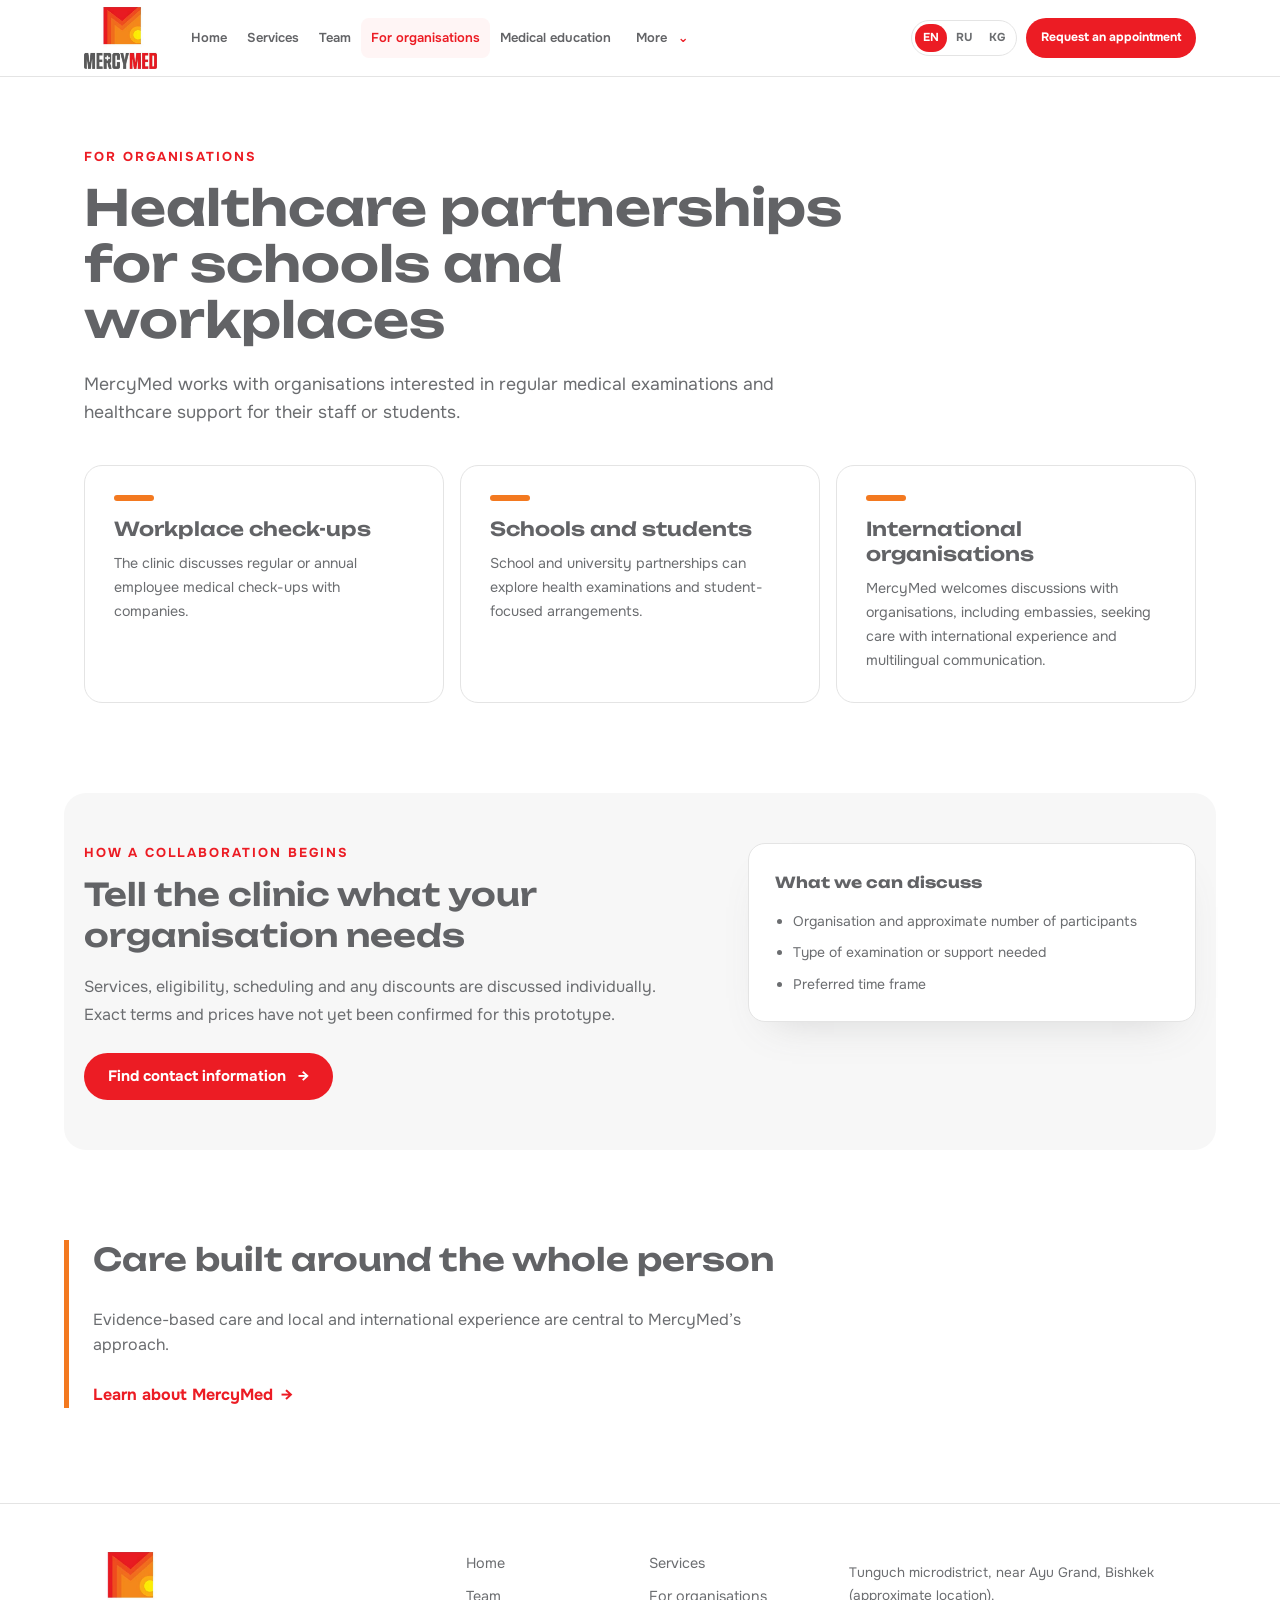
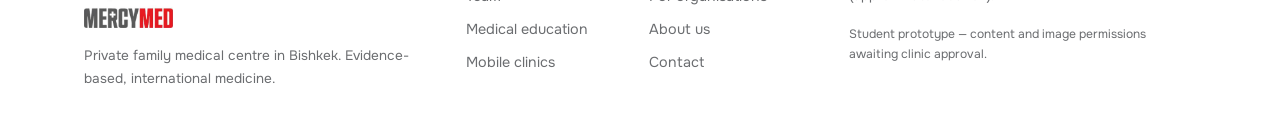
<file: hw6/corporate.html>
<!DOCTYPE html>
<html data-lang="en" lang="en">
 <head>
  <meta charset="utf-8"/>
  <meta content="width=device-width, initial-scale=1" name="viewport"/>
  <meta content="School, company and organisation healthcare partnerships with MercyMed Bishkek." name="description"/>
  <meta content="#ffffff" name="theme-color"/>
  <title>
   For corporate clients | MercyMed
  </title>
  <link href="images/favicon.png" rel="icon" type="image/png"/>
  <link href="https://fonts.googleapis.com" rel="preconnect"/>
  <link crossorigin="" href="https://fonts.gstatic.com" rel="preconnect"/>
  <link href="https://fonts.googleapis.com/css2?family=Onest:wght@400;500;600;700&amp;family=Unbounded:wght@500;600;700&amp;display=swap" rel="stylesheet"/>
  <link href="style.css" rel="stylesheet"/>
 </head>
 <body>
  <a class="skip-link" href="#main">
   <span class="tr" data-en="Skip to main content" data-ky="&Ncy;&iecy;&gcy;&icy;&zcy;&gcy;&icy; &mcy;&acy;&zcy;&mcy;&ucy;&ncy;&gcy;&acy; ө&tcy;үү" data-ru="&Kcy; &scy;&ocy;&dcy;&iecy;&rcy;&zhcy;&icy;&mcy;&ocy;&mcy;&ucy;">
    Skip to main content
   </span>
  </a>
  <header class="site-header">
   <div class="container header-inner">
    <a aria-label="MercyMed home" class="brand" href="index.html">
     <img alt="MercyMed medical centre logo" src="images/logo.png"/>
    </a>
    <nav aria-label="Primary navigation" class="desktop-nav">
     <a href="index.html">
      <span class="tr" data-en="Home" data-ky="&Bcy;&acy;&shcy;&kcy;&ycy; &bcy;&iecy;&tcy;" data-ru="&Gcy;&lcy;&acy;&vcy;&ncy;&acy;&yacy;">
       Home
      </span>
     </a>
     <a href="services.html">
      <span class="tr" data-en="Services" data-ky="&Kcy;&ycy;&zcy;&mcy;&acy;&tcy;&tcy;&acy;&rcy;" data-ru="&Ucy;&scy;&lcy;&ucy;&gcy;&icy;">
       Services
      </span>
     </a>
     <a href="team.html">
      <span class="tr" data-en="Team" data-ky="&Kcy;&ocy;&mcy;&acy;&ncy;&dcy;&acy;" data-ru="&Kcy;&ocy;&mcy;&acy;&ncy;&dcy;&acy;">
       Team
      </span>
     </a>
     <a aria-current="page" href="corporate.html">
      <span class="tr" data-en="For organisations" data-ky="&Ucy;&yucy;&mcy;&dcy;&acy;&rcy; ү&chcy;ү&ncy;" data-ru="&Dcy;&lcy;&yacy; &ocy;&rcy;&gcy;&acy;&ncy;&icy;&zcy;&acy;&tscy;&icy;&jcy;">
       For organisations
      </span>
     </a>
     <a href="education.html">
      <span class="tr" data-en="Medical education" data-ky="&Mcy;&iecy;&dcy;&icy;&tscy;&icy;&ncy;&acy;&lcy;&ycy;&kcy; &bcy;&icy;&lcy;&icy;&mcy; &bcy;&iecy;&rcy;үү" data-ru="&Mcy;&iecy;&dcy;&ocy;&bcy;&rcy;&acy;&zcy;&ocy;&vcy;&acy;&ncy;&icy;&iecy;">
       Medical education
      </span>
     </a>
     <details class="nav-more">
      <summary aria-label="More pages">
       <span class="tr" data-en="More" data-ky="&Dcy;&acy;&gcy;&ycy;" data-ru="&IEcy;&shchcy;&iocy;">
        More
       </span>
      </summary>
      <div class="nav-more-panel">
       <a href="about.html">
        <span class="tr" data-en="About us" data-ky="&Bcy;&icy;&zcy; &zhcy;ө&ncy;ү&ncy;&dcy;ө" data-ru="&Ocy; &ncy;&acy;&scy;">
         About us
        </span>
       </a>
       <a href="mobile-clinics.html">
        <span class="tr" data-en="Mobile clinics" data-ky="&Kcy;ө&chcy;&mcy;ө &kcy;&lcy;&icy;&ncy;&icy;&kcy;&acy;&lcy;&acy;&rcy;" data-ru="&Vcy;&ycy;&iecy;&zcy;&dcy;&ncy;&ycy;&iecy; &kcy;&lcy;&icy;&ncy;&icy;&kcy;&icy;">
         Mobile clinics
        </span>
       </a>
       <a href="contact.html">
        <span class="tr" data-en="Contact" data-ky="&Bcy;&acy;&jcy;&lcy;&acy;&ncy;&ycy;&shcy;" data-ru="&Kcy;&ocy;&ncy;&tcy;&acy;&kcy;&tcy;&ycy;">
         Contact
        </span>
       </a>
      </div>
     </details>
    </nav>
    <div class="header-actions">
     <div aria-label="Site language" class="language-picker" role="group">
      <button aria-label="Show English language" class="lang-btn" data-lang="en" type="button">
       EN
      </button>
      <button aria-label="&Pcy;&ocy;&kcy;&acy;&zcy;&acy;&tcy;&softcy; &rcy;&ucy;&scy;&scy;&kcy;&icy;&jcy; &yacy;&zcy;&ycy;&kcy;" class="lang-btn" data-lang="ru" type="button">
       RU
      </button>
      <button aria-label="&Kcy;&ycy;&rcy;&gcy;&ycy;&zcy; &tcy;&icy;&lcy;&icy;&ncy; &kcy;ө&rcy;&scy;ө&tcy;үү" class="lang-btn" data-lang="ky" type="button">
       KG
      </button>
     </div>
     <a class="btn btn-primary header-cta" href="appointment.html">
      <span class="tr" data-en="Request an appointment" data-ky="&Kcy;&acy;&bcy;&ycy;&lcy;&dcy;&ocy;&ocy;&gcy;&ocy; &zhcy;&acy;&zcy;&ycy;&lcy;&ucy;&ucy;" data-ru="&Zcy;&acy;&pcy;&icy;&scy;&acy;&tcy;&softcy;&scy;&yacy; &ncy;&acy; &pcy;&rcy;&icy;&iocy;&mcy;">
       Request an appointment
      </span>
     </a>
     <button aria-controls="mobile-menu" aria-expanded="false" aria-label="Open menu" class="menu-toggle" data-aria-en="Open menu" data-aria-ky="&Mcy;&iecy;&ncy;&yucy;&ncy;&ucy; &acy;&chcy;&ucy;&ucy;" data-aria-ru="&Ocy;&tcy;&kcy;&rcy;&ycy;&tcy;&softcy; &mcy;&iecy;&ncy;&yucy;" type="button">
      <span aria-hidden="true" class="menu-lines">
       ☰
      </span>
     </button>
    </div>
   </div>
   <div class="mobile-menu" hidden="" id="mobile-menu">
    <nav aria-label="Mobile navigation" class="container mobile-nav">
     <a href="index.html">
      <span class="tr" data-en="Home" data-ky="&Bcy;&acy;&shcy;&kcy;&ycy; &bcy;&iecy;&tcy;" data-ru="&Gcy;&lcy;&acy;&vcy;&ncy;&acy;&yacy;">
       Home
      </span>
     </a>
     <a href="services.html">
      <span class="tr" data-en="Services" data-ky="&Kcy;&ycy;&zcy;&mcy;&acy;&tcy;&tcy;&acy;&rcy;" data-ru="&Ucy;&scy;&lcy;&ucy;&gcy;&icy;">
       Services
      </span>
     </a>
     <a href="team.html">
      <span class="tr" data-en="Team" data-ky="&Kcy;&ocy;&mcy;&acy;&ncy;&dcy;&acy;" data-ru="&Kcy;&ocy;&mcy;&acy;&ncy;&dcy;&acy;">
       Team
      </span>
     </a>
     <a aria-current="page" href="corporate.html">
      <span class="tr" data-en="For organisations" data-ky="&Ucy;&yucy;&mcy;&dcy;&acy;&rcy; ү&chcy;ү&ncy;" data-ru="&Dcy;&lcy;&yacy; &ocy;&rcy;&gcy;&acy;&ncy;&icy;&zcy;&acy;&tscy;&icy;&jcy;">
       For organisations
      </span>
     </a>
     <a href="education.html">
      <span class="tr" data-en="Medical education" data-ky="&Mcy;&iecy;&dcy;&icy;&tscy;&icy;&ncy;&acy;&lcy;&ycy;&kcy; &bcy;&icy;&lcy;&icy;&mcy; &bcy;&iecy;&rcy;үү" data-ru="&Mcy;&iecy;&dcy;&ocy;&bcy;&rcy;&acy;&zcy;&ocy;&vcy;&acy;&ncy;&icy;&iecy;">
       Medical education
      </span>
     </a>
     <a href="about.html">
      <span class="tr" data-en="About us" data-ky="&Bcy;&icy;&zcy; &zhcy;ө&ncy;ү&ncy;&dcy;ө" data-ru="&Ocy; &ncy;&acy;&scy;">
       About us
      </span>
     </a>
     <a href="mobile-clinics.html">
      <span class="tr" data-en="Mobile clinics" data-ky="&Kcy;ө&chcy;&mcy;ө &kcy;&lcy;&icy;&ncy;&icy;&kcy;&acy;&lcy;&acy;&rcy;" data-ru="&Vcy;&ycy;&iecy;&zcy;&dcy;&ncy;&ycy;&iecy; &kcy;&lcy;&icy;&ncy;&icy;&kcy;&icy;">
       Mobile clinics
      </span>
     </a>
     <a href="contact.html">
      <span class="tr" data-en="Contact" data-ky="&Bcy;&acy;&jcy;&lcy;&acy;&ncy;&ycy;&shcy;" data-ru="&Kcy;&ocy;&ncy;&tcy;&acy;&kcy;&tcy;&ycy;">
       Contact
      </span>
     </a>
     <a class="btn btn-primary" href="appointment.html">
      <span class="tr" data-en="Request an appointment" data-ky="&Kcy;&acy;&bcy;&ycy;&lcy;&dcy;&ocy;&ocy;&gcy;&ocy; &zhcy;&acy;&zcy;&ycy;&lcy;&ucy;&ucy;" data-ru="&Zcy;&acy;&pcy;&icy;&scy;&acy;&tcy;&softcy;&scy;&yacy; &ncy;&acy; &pcy;&rcy;&icy;&iocy;&mcy;">
       Request an appointment
      </span>
     </a>
     <div aria-label="Site language" class="language-picker mobile-langs" role="group">
      <button class="lang-btn" data-lang="en" type="button">
       EN
      </button>
      <button class="lang-btn" data-lang="ru" type="button">
       RU
      </button>
      <button class="lang-btn" data-lang="ky" type="button">
       KG
      </button>
     </div>
    </nav>
   </div>
   <div class="ky-notice" hidden="">
    <span class="tr" data-en="Translations pending clinic review." data-ky="&Kcy;&ycy;&rcy;&gcy;&ycy;&zcy;&chcy;&acy; &kcy;&ocy;&tcy;&ocy;&rcy;&mcy;&ocy;&lcy;&ocy;&rcy; &kcy;&lcy;&icy;&ncy;&icy;&kcy;&acy;&ncy;&ycy;&ncy; &tcy;&iecy;&kcy;&shcy;&iecy;&rcy;үү&scy;ү&ncy; &kcy;ү&tcy;үү&dcy;ө." data-ru="&Pcy;&iecy;&rcy;&iecy;&vcy;&ocy;&dcy;&ycy; &ocy;&zhcy;&icy;&dcy;&acy;&yucy;&tcy; &pcy;&rcy;&ocy;&vcy;&iecy;&rcy;&kcy;&icy; &kcy;&lcy;&icy;&ncy;&icy;&kcy;&icy;.">
     Translations pending clinic review.
    </span>
   </div>
  </header>
  <main id="main">
   <section class="container intro">
    <p class="eyebrow">
     <span class="tr" data-en="For organisations" data-ky="&Ucy;&yucy;&mcy;&dcy;&acy;&rcy; ү&chcy;ү&ncy;" data-ru="&Dcy;&lcy;&yacy; &ocy;&rcy;&gcy;&acy;&ncy;&icy;&zcy;&acy;&tscy;&icy;&jcy;">
      For organisations
     </span>
    </p>
    <h1>
     <span class="tr" data-en="Healthcare partnerships for schools and workplaces" data-ky="&Mcy;&iecy;&kcy;&tcy;&iecy;&pcy;&tcy;&iecy;&rcy; &zhcy;&acy;&ncy;&acy; &icy;&shcy;&kcy;&acy;&ncy;&acy;&lcy;&acy;&rcy; ү&chcy;ү&ncy; &mcy;&iecy;&dcy;&icy;&tscy;&icy;&ncy;&acy;&lcy;&ycy;&kcy; ө&ncy;ө&kcy;&tcy;ө&shcy;&tcy;ү&kcy;" data-ru="&Mcy;&iecy;&dcy;&icy;&tscy;&icy;&ncy;&scy;&kcy;&ocy;&iecy; &scy;&ocy;&tcy;&rcy;&ucy;&dcy;&ncy;&icy;&chcy;&iecy;&scy;&tcy;&vcy;&ocy; &dcy;&lcy;&yacy; &shcy;&kcy;&ocy;&lcy; &icy; &kcy;&ocy;&mcy;&pcy;&acy;&ncy;&icy;&jcy;">
      Healthcare partnerships for schools and workplaces
     </span>
    </h1>
    <p class="lead">
     <span class="tr" data-en="MercyMed works with organisations interested in regular medical examinations and healthcare support for their staff or students." data-ky="MercyMed &kcy;&ycy;&zcy;&mcy;&acy;&tcy;&kcy;&iecy;&rcy;&lcy;&iecy;&rcy;&icy;&ncy;&iecy; &zhcy;&acy;&ncy;&acy; &scy;&tcy;&ucy;&dcy;&iecy;&ncy;&tcy;&tcy;&iecy;&rcy;&icy;&ncy;&iecy; &mcy;&iecy;&dcy;&icy;&tscy;&icy;&ncy;&acy;&lcy;&ycy;&kcy; &tcy;&iecy;&kcy;&shcy;&iecy;&rcy;үү &zhcy;&acy;&ncy;&acy; &zhcy;&acy;&rcy;&dcy;&acy;&mcy; &kcy;&iecy;&rcy;&iecy;&kcy; &bcy;&ocy;&lcy;&gcy;&ocy;&ncy; &ucy;&yucy;&mcy;&dcy;&acy;&rcy; &mcy;&iecy;&ncy;&iecy;&ncy; &kcy;&ycy;&zcy;&mcy;&acy;&tcy;&tcy;&acy;&shcy;&acy;&tcy;." data-ru="MercyMed &scy;&ocy;&tcy;&rcy;&ucy;&dcy;&ncy;&icy;&chcy;&acy;&iecy;&tcy; &scy; &ocy;&rcy;&gcy;&acy;&ncy;&icy;&zcy;&acy;&tscy;&icy;&yacy;&mcy;&icy;, &zcy;&acy;&icy;&ncy;&tcy;&iecy;&rcy;&iecy;&scy;&ocy;&vcy;&acy;&ncy;&ncy;&ycy;&mcy;&icy; &vcy; &rcy;&iecy;&gcy;&ucy;&lcy;&yacy;&rcy;&ncy;&ycy;&khcy; &mcy;&iecy;&dcy;&ocy;&scy;&mcy;&ocy;&tcy;&rcy;&acy;&khcy; &icy; &mcy;&iecy;&dcy;&icy;&tscy;&icy;&ncy;&scy;&kcy;&ocy;&jcy; &pcy;&ocy;&dcy;&dcy;&iecy;&rcy;&zhcy;&kcy;&iecy; &scy;&ocy;&tcy;&rcy;&ucy;&dcy;&ncy;&icy;&kcy;&ocy;&vcy; &icy; &ucy;&chcy;&acy;&shchcy;&icy;&khcy;&scy;&yacy;.">
      MercyMed works with organisations interested in regular medical examinations and healthcare support for their staff or students.
     </span>
    </p>
   </section>
   <section aria-label="Corporate services" class="container cards cards-3">
    <article class="card info-card">
     <div class="stripe">
     </div>
     <h2>
      <span class="tr" data-en="Workplace check-ups" data-ky="&Kcy;&ycy;&zcy;&mcy;&acy;&tcy;&kcy;&iecy;&rcy;&lcy;&iecy;&rcy;&dcy;&icy; &tcy;&iecy;&kcy;&shcy;&iecy;&rcy;үү" data-ru="&Ocy;&scy;&mcy;&ocy;&tcy;&rcy;&ycy; &scy;&ocy;&tcy;&rcy;&ucy;&dcy;&ncy;&icy;&kcy;&ocy;&vcy;">
       Workplace check-ups
      </span>
     </h2>
     <p>
      <span class="tr" data-en="The clinic discusses regular or annual employee medical check-ups with companies." data-ky="&Kcy;&lcy;&icy;&ncy;&icy;&kcy;&acy; &kcy;&ocy;&mcy;&pcy;&acy;&ncy;&icy;&yacy;&lcy;&acy;&rcy; &mcy;&iecy;&ncy;&iecy;&ncy; &kcy;&ycy;&zcy;&mcy;&acy;&tcy;&kcy;&iecy;&rcy;&lcy;&iecy;&rcy;&dcy;&icy;&ncy; ү&zcy;&gcy;ү&lcy;&tcy;ү&kcy;&scy;ү&zcy; &zhcy;&iecy; &zhcy;&ycy;&lcy;&dcy;&ycy;&kcy; &mcy;&iecy;&dcy;&icy;&tscy;&icy;&ncy;&acy;&lcy;&ycy;&kcy; &tcy;&iecy;&kcy;&shcy;&iecy;&rcy;үү&lcy;ө&rcy;ү&ncy; &tcy;&acy;&lcy;&kcy;&ucy;&ucy;&lcy;&acy;&jcy;&tcy;." data-ru="&Kcy;&lcy;&icy;&ncy;&icy;&kcy;&acy; &ocy;&bcy;&scy;&ucy;&zhcy;&dcy;&acy;&iecy;&tcy; &scy; &kcy;&ocy;&mcy;&pcy;&acy;&ncy;&icy;&yacy;&mcy;&icy; &rcy;&iecy;&gcy;&ucy;&lcy;&yacy;&rcy;&ncy;&ycy;&iecy; &icy; &iecy;&zhcy;&iecy;&gcy;&ocy;&dcy;&ncy;&ycy;&iecy; &mcy;&iecy;&dcy;&icy;&tscy;&icy;&ncy;&scy;&kcy;&icy;&iecy; &ocy;&scy;&mcy;&ocy;&tcy;&rcy;&ycy; &scy;&ocy;&tcy;&rcy;&ucy;&dcy;&ncy;&icy;&kcy;&ocy;&vcy;.">
       The clinic discusses regular or annual employee medical check-ups with companies.
      </span>
     </p>
    </article>
    <article class="card info-card">
     <div class="stripe">
     </div>
     <h2>
      <span class="tr" data-en="Schools and students" data-ky="&Mcy;&iecy;&kcy;&tcy;&iecy;&pcy;&tcy;&iecy;&rcy; &zhcy;&acy;&ncy;&acy; &scy;&tcy;&ucy;&dcy;&iecy;&ncy;&tcy;&tcy;&iecy;&rcy;" data-ru="&SHcy;&kcy;&ocy;&lcy;&ycy; &icy; &scy;&tcy;&ucy;&dcy;&iecy;&ncy;&tcy;&ycy;">
       Schools and students
      </span>
     </h2>
     <p>
      <span class="tr" data-en="School and university partnerships can explore health examinations and student-focused arrangements." data-ky="&Mcy;&iecy;&kcy;&tcy;&iecy;&pcy;&tcy;&iecy;&rcy; &zhcy;&acy;&ncy;&acy; &zhcy;&ocy;&gcy;&ocy;&rcy;&kcy;&ucy; &ocy;&kcy;&ucy;&ucy; &zhcy;&acy;&jcy;&lcy;&acy;&rcy;&ycy; &scy;&tcy;&ucy;&dcy;&iecy;&ncy;&tcy;&tcy;&iecy;&rcy; ү&chcy;ү&ncy; &mcy;&iecy;&dcy;&icy;&tscy;&icy;&ncy;&acy;&lcy;&ycy;&kcy; &tcy;&iecy;&kcy;&shcy;&iecy;&rcy;үү&lcy;ө&rcy;&dcy;ү &zhcy;&acy;&ncy;&acy; &shcy;&acy;&rcy;&tcy;&tcy;&acy;&rcy;&dcy;&ycy; &tcy;&acy;&lcy;&kcy;&ucy;&ucy;&lcy;&acy;&jcy; &acy;&lcy;&ycy;&shcy;&acy;&tcy;." data-ru="&SHcy;&kcy;&ocy;&lcy;&ycy; &icy; &vcy;&ucy;&zcy;&ycy; &mcy;&ocy;&gcy;&ucy;&tcy; &ocy;&bcy;&scy;&ucy;&dcy;&icy;&tcy;&softcy; &mcy;&iecy;&dcy;&ocy;&scy;&mcy;&ocy;&tcy;&rcy;&ycy; &icy; &scy;&pcy;&iecy;&tscy;&icy;&acy;&lcy;&softcy;&ncy;&ycy;&iecy; &ucy;&scy;&lcy;&ocy;&vcy;&icy;&yacy; &dcy;&lcy;&yacy; &ucy;&chcy;&acy;&shchcy;&icy;&khcy;&scy;&yacy;.">
       School and university partnerships can explore health examinations and student-focused arrangements.
      </span>
     </p>
    </article>
    <article class="card info-card">
     <div class="stripe">
     </div>
     <h2>
      <span class="tr" data-en="International organisations" data-ky="&Ecy;&lcy; &acy;&rcy;&acy;&lcy;&ycy;&kcy; &ucy;&yucy;&mcy;&dcy;&acy;&rcy;" data-ru="&Mcy;&iecy;&zhcy;&dcy;&ucy;&ncy;&acy;&rcy;&ocy;&dcy;&ncy;&ycy;&iecy; &ocy;&rcy;&gcy;&acy;&ncy;&icy;&zcy;&acy;&tscy;&icy;&icy;">
       International organisations
      </span>
     </h2>
     <p>
      <span class="tr" data-en="MercyMed welcomes discussions with organisations, including embassies, seeking care with international experience and multilingual communication." data-ky="MercyMed &ecy;&lcy; &acy;&rcy;&acy;&lcy;&ycy;&kcy; &tcy;&acy;&zhcy;&rcy;&ycy;&jcy;&bcy;&acy;&gcy;&acy; &zhcy;&acy;&ncy;&acy; &kcy;ө&pcy; &tcy;&icy;&lcy;&dcy;&iecy; &bcy;&acy;&jcy;&lcy;&acy;&ncy;&ycy;&shcy;&kcy;&acy; &kcy;&ycy;&zcy;&ycy;&kcy;&kcy;&acy;&ncy; &ucy;&yucy;&mcy;&dcy;&acy;&rcy;, &acy;&ncy;&ycy;&ncy; &icy;&chcy;&icy;&ncy;&dcy;&iecy; &ecy;&lcy;&chcy;&icy;&lcy;&icy;&kcy;&tcy;&iecy;&rcy; &mcy;&iecy;&ncy;&iecy;&ncy; &kcy;&ycy;&zcy;&mcy;&acy;&tcy;&tcy;&acy;&shcy;&ucy;&ucy;&ncy;&ucy; &tcy;&acy;&lcy;&kcy;&ucy;&ucy;&lcy;&ocy;&ocy;&gcy;&ocy; &acy;&chcy;&ycy;&kcy;." data-ru="MercyMed &ocy;&tcy;&kcy;&rcy;&ycy;&tcy;&acy; &kcy; &ocy;&bcy;&scy;&ucy;&zhcy;&dcy;&iecy;&ncy;&icy;&yucy; &scy;&ocy;&tcy;&rcy;&ucy;&dcy;&ncy;&icy;&chcy;&iecy;&scy;&tcy;&vcy;&acy; &scy; &ocy;&rcy;&gcy;&acy;&ncy;&icy;&zcy;&acy;&tscy;&icy;&yacy;&mcy;&icy;, &vcy;&kcy;&lcy;&yucy;&chcy;&acy;&yacy; &pcy;&ocy;&scy;&ocy;&lcy;&softcy;&scy;&tcy;&vcy;&acy;, &kcy;&ocy;&tcy;&ocy;&rcy;&ycy;&mcy; &vcy;&acy;&zhcy;&ncy;&ycy; &mcy;&iecy;&zhcy;&dcy;&ucy;&ncy;&acy;&rcy;&ocy;&dcy;&ncy;&ycy;&jcy; &ocy;&pcy;&ycy;&tcy; &icy; &mcy;&ncy;&ocy;&gcy;&ocy;&yacy;&zcy;&ycy;&chcy;&ncy;&ocy;&iecy; &ocy;&bcy;&shchcy;&iecy;&ncy;&icy;&iecy;.">
       MercyMed welcomes discussions with organisations, including embassies, seeking care with international experience and multilingual communication.
      </span>
     </p>
    </article>
   </section>
   <section class="container section-spacing split-callout">
    <div>
     <p class="eyebrow">
      <span class="tr" data-en="How a collaboration begins" data-ky="&Kcy;&ycy;&zcy;&mcy;&acy;&tcy;&tcy;&acy;&shcy;&ucy;&ucy; &kcy;&acy;&ncy;&tcy;&icy;&pcy; &bcy;&acy;&shcy;&tcy;&acy;&lcy;&acy;&tcy;" data-ru="&Kcy;&acy;&kcy; &ncy;&acy;&chcy;&acy;&tcy;&softcy; &scy;&ocy;&tcy;&rcy;&ucy;&dcy;&ncy;&icy;&chcy;&iecy;&scy;&tcy;&vcy;&ocy;">
       How a collaboration begins
      </span>
     </p>
     <h2>
      <span class="tr" data-en="Tell the clinic what your organisation needs" data-ky="&Ucy;&yucy;&mcy;&ucy;ң&ucy;&zcy;&dcy;&ucy;&ncy; &mcy;&ucy;&kcy;&tcy;&acy;&zhcy;&dcy;&ycy;&kcy;&tcy;&acy;&rcy;&ycy;&ncy; &kcy;&lcy;&icy;&ncy;&icy;&kcy;&acy;&gcy;&acy; &acy;&jcy;&tcy;&ycy;ң&ycy;&zcy;" data-ru="&Rcy;&acy;&scy;&scy;&kcy;&acy;&zhcy;&icy;&tcy;&iecy; &kcy;&lcy;&icy;&ncy;&icy;&kcy;&iecy; &ocy; &zcy;&acy;&dcy;&acy;&chcy;&acy;&khcy; &vcy;&acy;&shcy;&iecy;&jcy; &ocy;&rcy;&gcy;&acy;&ncy;&icy;&zcy;&acy;&tscy;&icy;&icy;">
       Tell the clinic what your organisation needs
      </span>
     </h2>
     <p>
      <span class="tr" data-en="Services, eligibility, scheduling and any discounts are discussed individually. Exact terms and prices have not yet been confirmed for this prototype." data-ky="&Kcy;&ycy;&zcy;&mcy;&acy;&tcy;&tcy;&acy;&rcy;, &shcy;&acy;&rcy;&tcy;&tcy;&acy;&rcy;, &gcy;&rcy;&acy;&fcy;&icy;&kcy; &zhcy;&acy;&ncy;&acy; &mcy;ү&mcy;&kcy;ү&ncy; &bcy;&ocy;&lcy;&gcy;&ocy;&ncy; &zhcy;&iecy;ң&icy;&lcy;&dcy;&icy;&kcy;&tcy;&iecy;&rcy; ө&zcy;ү&ncy;&chcy;ө &tcy;&acy;&lcy;&kcy;&ucy;&ucy;&lcy;&acy;&ncy;&acy;&tcy;. &Bcy;&ucy;&lcy; &pcy;&rcy;&ocy;&tcy;&ocy;&tcy;&icy;&pcy;&tcy;&iecy;&gcy;&icy; &tcy;&acy;&kcy; &shcy;&acy;&rcy;&tcy;&tcy;&acy;&rcy; &zhcy;&acy;&ncy;&acy; &bcy;&acy;&acy;&lcy;&acy;&rcy; &acy;&zcy;&ycy;&rcy;&ycy;&ncy;&chcy;&acy; &tcy;&acy;&scy;&tcy;&ycy;&kcy;&tcy;&acy;&lcy;&gcy;&acy;&ncy; &ecy;&mcy;&iecy;&scy;." data-ru="&Ucy;&scy;&lcy;&ucy;&gcy;&icy;, &ucy;&scy;&lcy;&ocy;&vcy;&icy;&yacy;, &rcy;&acy;&scy;&pcy;&icy;&scy;&acy;&ncy;&icy;&iecy; &icy; &vcy;&ocy;&zcy;&mcy;&ocy;&zhcy;&ncy;&ycy;&iecy; &scy;&kcy;&icy;&dcy;&kcy;&icy; &ocy;&bcy;&scy;&ucy;&zhcy;&dcy;&acy;&yucy;&tcy;&scy;&yacy; &ocy;&tcy;&dcy;&iecy;&lcy;&softcy;&ncy;&ocy;. &Tcy;&ocy;&chcy;&ncy;&ycy;&iecy; &ucy;&scy;&lcy;&ocy;&vcy;&icy;&yacy; &icy; &tscy;&iecy;&ncy;&ycy; &dcy;&lcy;&yacy; &ecy;&tcy;&ocy;&gcy;&ocy; &pcy;&rcy;&ocy;&tcy;&ocy;&tcy;&icy;&pcy;&acy; &pcy;&ocy;&kcy;&acy; &ncy;&iecy; &pcy;&ocy;&dcy;&tcy;&vcy;&iecy;&rcy;&zhcy;&dcy;&iecy;&ncy;&ycy;.">
       Services, eligibility, scheduling and any discounts are discussed individually. Exact terms and prices have not yet been confirmed for this prototype.
      </span>
     </p>
     <a class="btn btn-primary" href="contact.html">
      <span class="tr" data-en="Find contact information" data-ky="&Bcy;&acy;&jcy;&lcy;&acy;&ncy;&ycy;&shcy; &mcy;&acy;&acy;&lcy;&ycy;&mcy;&acy;&tcy;&ycy;&ncy; &kcy;ө&rcy;үү" data-ru="&Pcy;&iecy;&rcy;&iecy;&jcy;&tcy;&icy; &kcy; &kcy;&ocy;&ncy;&tcy;&acy;&kcy;&tcy;&acy;&mcy;">
       Find contact information
      </span>
      &rarr;
     </a>
    </div>
    <aside class="note-panel">
     <strong>
      <span class="tr" data-en="What we can discuss" data-ky="&Ecy;&mcy;&ncy;&iecy; &tcy;&acy;&lcy;&kcy;&ucy;&ucy;&lcy;&acy;&ncy;&acy;&tcy;" data-ru="&CHcy;&tcy;&ocy; &mcy;&ocy;&zhcy;&ncy;&ocy; &ocy;&bcy;&scy;&ucy;&dcy;&icy;&tcy;&softcy;">
       What we can discuss
      </span>
     </strong>
     <ul>
      <li>
       <span class="tr" data-en="Organisation and approximate number of participants" data-ky="&Ucy;&yucy;&mcy; &zhcy;&acy;&ncy;&acy; &kcy;&acy;&tcy;&ycy;&shcy;&ucy;&ucy;&chcy;&ucy;&lcy;&acy;&rcy;&dcy;&ycy;&ncy; &bcy;&ocy;&lcy;&zhcy;&ocy;&lcy;&dcy;&ucy;&ucy; &scy;&acy;&ncy;&ycy;" data-ru="&Ocy;&rcy;&gcy;&acy;&ncy;&icy;&zcy;&acy;&tscy;&icy;&yacy; &icy; &pcy;&rcy;&icy;&mcy;&iecy;&rcy;&ncy;&ocy;&iecy; &chcy;&icy;&scy;&lcy;&ocy; &ucy;&chcy;&acy;&scy;&tcy;&ncy;&icy;&kcy;&ocy;&vcy;">
        Organisation and approximate number of participants
       </span>
      </li>
      <li>
       <span class="tr" data-en="Type of examination or support needed" data-ky="&Kcy;&iecy;&rcy;&iecy;&kcy;&tcy;үү &tcy;&iecy;&kcy;&shcy;&iecy;&rcy;үү &zhcy;&iecy; &zhcy;&acy;&rcy;&dcy;&acy;&mcy;" data-ru="&Ncy;&iecy;&ocy;&bcy;&khcy;&ocy;&dcy;&icy;&mcy;&ycy;&iecy; &ocy;&scy;&mcy;&ocy;&tcy;&rcy;&ycy; &icy;&lcy;&icy; &pcy;&ocy;&dcy;&dcy;&iecy;&rcy;&zhcy;&kcy;&acy;">
        Type of examination or support needed
       </span>
      </li>
      <li>
       <span class="tr" data-en="Preferred time frame" data-ky="&Kcy;&acy;&acy;&lcy;&acy;&gcy;&acy;&ncy; &mcy;өө&ncy;ө&tcy;&tcy;ө&rcy;" data-ru="&ZHcy;&iecy;&lcy;&acy;&iecy;&mcy;&ycy;&iecy; &scy;&rcy;&ocy;&kcy;&icy;">
        Preferred time frame
       </span>
      </li>
     </ul>
    </aside>
   </section>
   <section class="container section-spacing subtle-cta">
    <h2>
     <span class="tr" data-en="Care built around the whole person" data-ky="&Acy;&dcy;&acy;&mcy;&gcy;&acy; &acy;&rcy; &tcy;&acy;&rcy;&acy;&pcy;&tcy;&ucy;&ucy; &kcy;&acy;&mcy; &kcy;ө&rcy;үү" data-ru="&Zcy;&acy;&bcy;&ocy;&tcy;&acy; &ocy; &chcy;&iecy;&lcy;&ocy;&vcy;&iecy;&kcy;&iecy; &vcy; &tscy;&iecy;&lcy;&ocy;&mcy;">
      Care built around the whole person
     </span>
    </h2>
    <p>
     <span class="tr" data-en="Evidence-based care and local and international experience are central to MercyMed&rsquo;s approach." data-ky="&Dcy;&acy;&lcy;&icy;&lcy;&dcy;үү &mcy;&iecy;&dcy;&icy;&tscy;&icy;&ncy;&acy; &zhcy;&acy;&ncy;&acy; &zhcy;&iecy;&rcy;&gcy;&icy;&lcy;&icy;&kcy;&tcy;үү, &ecy;&lcy; &acy;&rcy;&acy;&lcy;&ycy;&kcy; &tcy;&acy;&zhcy;&rcy;&ycy;&jcy;&bcy;&acy; MercyMed &icy;&shcy;&icy;&ncy;&icy;&ncy; &mcy;&acy;&acy;&ncy;&icy;&lcy;үү &bcy;ө&lcy;ү&gcy;ү." data-ru="&Dcy;&ocy;&kcy;&acy;&zcy;&acy;&tcy;&iecy;&lcy;&softcy;&ncy;&acy;&yacy; &mcy;&iecy;&dcy;&icy;&tscy;&icy;&ncy;&acy; &icy; &mcy;&iecy;&scy;&tcy;&ncy;&ycy;&jcy; &icy; &mcy;&iecy;&zhcy;&dcy;&ucy;&ncy;&acy;&rcy;&ocy;&dcy;&ncy;&ycy;&jcy; &ocy;&pcy;&ycy;&tcy; &mdash; &vcy;&acy;&zhcy;&ncy;&acy;&yacy; &chcy;&acy;&scy;&tcy;&softcy; &pcy;&ocy;&dcy;&khcy;&ocy;&dcy;&acy; MercyMed.">
      Evidence-based care and local and international experience are central to MercyMed&rsquo;s approach.
     </span>
    </p>
    <a class="text-link" href="about.html">
     <span class="tr" data-en="Learn about MercyMed" data-ky="MercyMed &zhcy;ө&ncy;ү&ncy;&dcy;ө &bcy;&icy;&lcy;үү" data-ru="&Ucy;&zcy;&ncy;&acy;&tcy;&softcy; &ocy; MercyMed">
      Learn about MercyMed
     </span>
     &rarr;
    </a>
   </section>
  </main>
  <footer class="site-footer">
   <div class="container footer-grid">
    <div>
     <a href="index.html">
      <img alt="MercyMed logo" class="footer-logo" src="images/logo.png"/>
     </a>
     <p>
      <span class="tr" data-en="Private family medical centre in Bishkek. Evidence-based, international medicine." data-ky="&Bcy;&icy;&shcy;&kcy;&iecy;&kcy;&tcy;&iecy;&gcy;&icy; &zhcy;&iecy;&kcy;&iecy; &mcy;&iecy;&dcy;&icy;&tscy;&icy;&ncy;&acy;&lcy;&ycy;&kcy; &bcy;&ocy;&rcy;&bcy;&ocy;&rcy;. &Dcy;&acy;&lcy;&icy;&lcy;&dcy;үү &mcy;&iecy;&dcy;&icy;&tscy;&icy;&ncy;&acy; &zhcy;&acy;&ncy;&acy; &ecy;&lcy; &acy;&rcy;&acy;&lcy;&ycy;&kcy; &tcy;&acy;&zhcy;&rcy;&ycy;&jcy;&bcy;&acy;." data-ru="&CHcy;&acy;&scy;&tcy;&ncy;&ycy;&jcy; &mcy;&iecy;&dcy;&icy;&tscy;&icy;&ncy;&scy;&kcy;&icy;&jcy; &tscy;&iecy;&ncy;&tcy;&rcy; &vcy; &Bcy;&icy;&shcy;&kcy;&iecy;&kcy;&iecy;. &Dcy;&ocy;&kcy;&acy;&zcy;&acy;&tcy;&iecy;&lcy;&softcy;&ncy;&acy;&yacy; &mcy;&iecy;&dcy;&icy;&tscy;&icy;&ncy;&acy; &icy; &mcy;&iecy;&zhcy;&dcy;&ucy;&ncy;&acy;&rcy;&ocy;&dcy;&ncy;&ycy;&jcy; &ocy;&pcy;&ycy;&tcy;.">
       Private family medical centre in Bishkek. Evidence-based, international medicine.
      </span>
     </p>
    </div>
    <nav aria-label="Footer navigation" class="footer-nav">
     <a href="index.html">
      <span class="tr" data-en="Home" data-ky="&Bcy;&acy;&shcy;&kcy;&ycy; &bcy;&iecy;&tcy;" data-ru="&Gcy;&lcy;&acy;&vcy;&ncy;&acy;&yacy;">
       Home
      </span>
     </a>
     <a href="services.html">
      <span class="tr" data-en="Services" data-ky="&Kcy;&ycy;&zcy;&mcy;&acy;&tcy;&tcy;&acy;&rcy;" data-ru="&Ucy;&scy;&lcy;&ucy;&gcy;&icy;">
       Services
      </span>
     </a>
     <a href="team.html">
      <span class="tr" data-en="Team" data-ky="&Kcy;&ocy;&mcy;&acy;&ncy;&dcy;&acy;" data-ru="&Kcy;&ocy;&mcy;&acy;&ncy;&dcy;&acy;">
       Team
      </span>
     </a>
     <a href="corporate.html">
      <span class="tr" data-en="For organisations" data-ky="&Ucy;&yucy;&mcy;&dcy;&acy;&rcy; ү&chcy;ү&ncy;" data-ru="&Dcy;&lcy;&yacy; &ocy;&rcy;&gcy;&acy;&ncy;&icy;&zcy;&acy;&tscy;&icy;&jcy;">
       For organisations
      </span>
     </a>
     <a href="education.html">
      <span class="tr" data-en="Medical education" data-ky="&Mcy;&iecy;&dcy;&icy;&tscy;&icy;&ncy;&acy;&lcy;&ycy;&kcy; &bcy;&icy;&lcy;&icy;&mcy; &bcy;&iecy;&rcy;үү" data-ru="&Mcy;&iecy;&dcy;&ocy;&bcy;&rcy;&acy;&zcy;&ocy;&vcy;&acy;&ncy;&icy;&iecy;">
       Medical education
      </span>
     </a>
     <a href="about.html">
      <span class="tr" data-en="About us" data-ky="&Bcy;&icy;&zcy; &zhcy;ө&ncy;ү&ncy;&dcy;ө" data-ru="&Ocy; &ncy;&acy;&scy;">
       About us
      </span>
     </a>
     <a href="mobile-clinics.html">
      <span class="tr" data-en="Mobile clinics" data-ky="&Kcy;ө&chcy;&mcy;ө &kcy;&lcy;&icy;&ncy;&icy;&kcy;&acy;&lcy;&acy;&rcy;" data-ru="&Vcy;&ycy;&iecy;&zcy;&dcy;&ncy;&ycy;&iecy; &kcy;&lcy;&icy;&ncy;&icy;&kcy;&icy;">
       Mobile clinics
      </span>
     </a>
     <a href="contact.html">
      <span class="tr" data-en="Contact" data-ky="&Bcy;&acy;&jcy;&lcy;&acy;&ncy;&ycy;&shcy;" data-ru="&Kcy;&ocy;&ncy;&tcy;&acy;&kcy;&tcy;&ycy;">
       Contact
      </span>
     </a>
    </nav>
    <div>
     <p>
      <span class="tr" data-en="Tunguch microdistrict, near Ayu Grand, Bishkek (approximate location)." data-ky="&Tcy;&ucy;&ncy;&gcy;&ucy;&chcy; &kcy;&icy;&chcy;&icy; &rcy;&acy;&jcy;&ocy;&ncy;&ucy;, Ayu Grand &zhcy;&acy;&ncy;&ycy;&ncy;&dcy;&acy;, &Bcy;&icy;&shcy;&kcy;&iecy;&kcy; (&bcy;&ocy;&lcy;&zhcy;&ocy;&lcy;&dcy;&ucy;&ucy; &zhcy;&iecy;&rcy;)." data-ru="&mcy;&kcy;&rcy;. &Tcy;&ucy;&ncy;&gcy;&ucy;&chcy;, &rcy;&yacy;&dcy;&ocy;&mcy; &scy; Ayu Grand, &Bcy;&icy;&shcy;&kcy;&iecy;&kcy; (&pcy;&rcy;&icy;&mcy;&iecy;&rcy;&ncy;&ycy;&jcy; &ocy;&rcy;&icy;&iecy;&ncy;&tcy;&icy;&rcy;).">
       Tunguch microdistrict, near Ayu Grand, Bishkek (approximate location).
      </span>
     </p>
     <p class="prototype">
      <span class="tr" data-en="Student prototype &mdash; content and image permissions awaiting clinic approval." data-ky="&Ocy;&kcy;&ucy;&ucy; &pcy;&rcy;&ocy;&tcy;&ocy;&tcy;&icy;&bcy;&icy; &mdash; &mcy;&acy;&acy;&lcy;&ycy;&mcy;&acy;&tcy; &zhcy;&acy;&ncy;&acy; &scy;ү&rcy;ө&tcy; &ucy;&rcy;&ucy;&kcy;&scy;&acy;&tcy;&tcy;&acy;&rcy;&ycy; &kcy;&lcy;&icy;&ncy;&icy;&kcy;&acy;&ncy;&ycy;&ncy; &mcy;&acy;&kcy;&ucy;&lcy;&dcy;&ucy;&gcy;&ucy;&ncy; &kcy;ү&tcy;үү&dcy;ө." data-ru="&Ucy;&chcy;&iecy;&bcy;&ncy;&ycy;&jcy; &pcy;&rcy;&ocy;&tcy;&ocy;&tcy;&icy;&pcy; &mdash; &icy;&ncy;&fcy;&ocy;&rcy;&mcy;&acy;&tscy;&icy;&yacy; &icy; &rcy;&acy;&zcy;&rcy;&iecy;&shcy;&iecy;&ncy;&icy;&yacy; &ncy;&acy; &fcy;&ocy;&tcy;&ocy; &ocy;&zhcy;&icy;&dcy;&acy;&yucy;&tcy; &scy;&ocy;&gcy;&lcy;&acy;&scy;&ocy;&vcy;&acy;&ncy;&icy;&yacy; &kcy;&lcy;&icy;&ncy;&icy;&kcy;&icy;.">
       Student prototype &mdash; content and image permissions awaiting clinic approval.
      </span>
     </p>
    </div>
   </div>
  </footer>
  <script defer="" src="script.js">
  </script>
 </body>
</html>
</file>
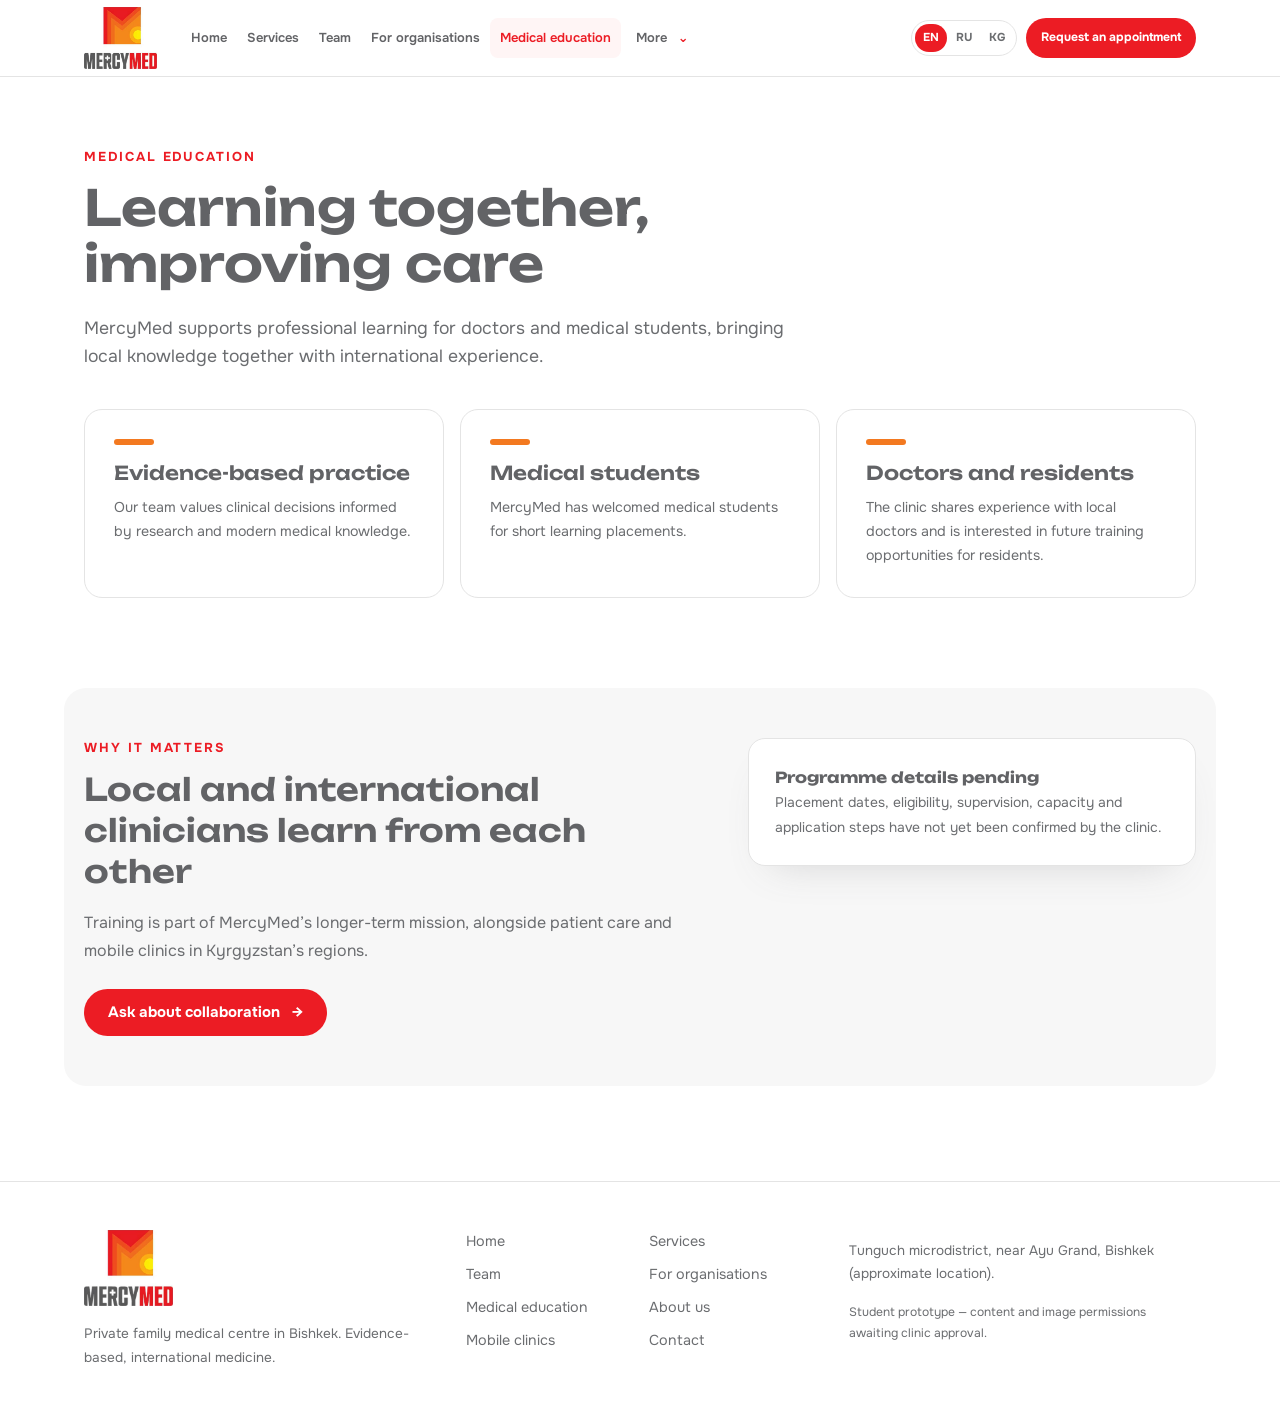
<file: hw6/education.html>
<!DOCTYPE html>
<html data-lang="en" lang="en">
 <head>
  <meta charset="utf-8"/>
  <meta content="width=device-width, initial-scale=1" name="viewport"/>
  <meta content="Medical education and training activities for doctors and medical students at MercyMed." name="description"/>
  <meta content="#ffffff" name="theme-color"/>
  <title>
   Medical education | MercyMed
  </title>
  <link href="images/favicon.png" rel="icon" type="image/png"/>
  <link href="https://fonts.googleapis.com" rel="preconnect"/>
  <link crossorigin="" href="https://fonts.gstatic.com" rel="preconnect"/>
  <link href="https://fonts.googleapis.com/css2?family=Onest:wght@400;500;600;700&amp;family=Unbounded:wght@500;600;700&amp;display=swap" rel="stylesheet"/>
  <link href="style.css" rel="stylesheet"/>
 </head>
 <body>
  <a class="skip-link" href="#main">
   <span class="tr" data-en="Skip to main content" data-ky="&Ncy;&iecy;&gcy;&icy;&zcy;&gcy;&icy; &mcy;&acy;&zcy;&mcy;&ucy;&ncy;&gcy;&acy; ө&tcy;үү" data-ru="&Kcy; &scy;&ocy;&dcy;&iecy;&rcy;&zhcy;&icy;&mcy;&ocy;&mcy;&ucy;">
    Skip to main content
   </span>
  </a>
  <header class="site-header">
   <div class="container header-inner">
    <a aria-label="MercyMed home" class="brand" href="index.html">
     <img alt="MercyMed medical centre logo" src="images/logo.png"/>
    </a>
    <nav aria-label="Primary navigation" class="desktop-nav">
     <a href="index.html">
      <span class="tr" data-en="Home" data-ky="&Bcy;&acy;&shcy;&kcy;&ycy; &bcy;&iecy;&tcy;" data-ru="&Gcy;&lcy;&acy;&vcy;&ncy;&acy;&yacy;">
       Home
      </span>
     </a>
     <a href="services.html">
      <span class="tr" data-en="Services" data-ky="&Kcy;&ycy;&zcy;&mcy;&acy;&tcy;&tcy;&acy;&rcy;" data-ru="&Ucy;&scy;&lcy;&ucy;&gcy;&icy;">
       Services
      </span>
     </a>
     <a href="team.html">
      <span class="tr" data-en="Team" data-ky="&Kcy;&ocy;&mcy;&acy;&ncy;&dcy;&acy;" data-ru="&Kcy;&ocy;&mcy;&acy;&ncy;&dcy;&acy;">
       Team
      </span>
     </a>
     <a href="corporate.html">
      <span class="tr" data-en="For organisations" data-ky="&Ucy;&yucy;&mcy;&dcy;&acy;&rcy; ү&chcy;ү&ncy;" data-ru="&Dcy;&lcy;&yacy; &ocy;&rcy;&gcy;&acy;&ncy;&icy;&zcy;&acy;&tscy;&icy;&jcy;">
       For organisations
      </span>
     </a>
     <a aria-current="page" href="education.html">
      <span class="tr" data-en="Medical education" data-ky="&Mcy;&iecy;&dcy;&icy;&tscy;&icy;&ncy;&acy;&lcy;&ycy;&kcy; &bcy;&icy;&lcy;&icy;&mcy; &bcy;&iecy;&rcy;үү" data-ru="&Mcy;&iecy;&dcy;&ocy;&bcy;&rcy;&acy;&zcy;&ocy;&vcy;&acy;&ncy;&icy;&iecy;">
       Medical education
      </span>
     </a>
     <details class="nav-more">
      <summary aria-label="More pages">
       <span class="tr" data-en="More" data-ky="&Dcy;&acy;&gcy;&ycy;" data-ru="&IEcy;&shchcy;&iocy;">
        More
       </span>
      </summary>
      <div class="nav-more-panel">
       <a href="about.html">
        <span class="tr" data-en="About us" data-ky="&Bcy;&icy;&zcy; &zhcy;ө&ncy;ү&ncy;&dcy;ө" data-ru="&Ocy; &ncy;&acy;&scy;">
         About us
        </span>
       </a>
       <a href="mobile-clinics.html">
        <span class="tr" data-en="Mobile clinics" data-ky="&Kcy;ө&chcy;&mcy;ө &kcy;&lcy;&icy;&ncy;&icy;&kcy;&acy;&lcy;&acy;&rcy;" data-ru="&Vcy;&ycy;&iecy;&zcy;&dcy;&ncy;&ycy;&iecy; &kcy;&lcy;&icy;&ncy;&icy;&kcy;&icy;">
         Mobile clinics
        </span>
       </a>
       <a href="contact.html">
        <span class="tr" data-en="Contact" data-ky="&Bcy;&acy;&jcy;&lcy;&acy;&ncy;&ycy;&shcy;" data-ru="&Kcy;&ocy;&ncy;&tcy;&acy;&kcy;&tcy;&ycy;">
         Contact
        </span>
       </a>
      </div>
     </details>
    </nav>
    <div class="header-actions">
     <div aria-label="Site language" class="language-picker" role="group">
      <button aria-label="Show English language" class="lang-btn" data-lang="en" type="button">
       EN
      </button>
      <button aria-label="&Pcy;&ocy;&kcy;&acy;&zcy;&acy;&tcy;&softcy; &rcy;&ucy;&scy;&scy;&kcy;&icy;&jcy; &yacy;&zcy;&ycy;&kcy;" class="lang-btn" data-lang="ru" type="button">
       RU
      </button>
      <button aria-label="&Kcy;&ycy;&rcy;&gcy;&ycy;&zcy; &tcy;&icy;&lcy;&icy;&ncy; &kcy;ө&rcy;&scy;ө&tcy;үү" class="lang-btn" data-lang="ky" type="button">
       KG
      </button>
     </div>
     <a class="btn btn-primary header-cta" href="appointment.html">
      <span class="tr" data-en="Request an appointment" data-ky="&Kcy;&acy;&bcy;&ycy;&lcy;&dcy;&ocy;&ocy;&gcy;&ocy; &zhcy;&acy;&zcy;&ycy;&lcy;&ucy;&ucy;" data-ru="&Zcy;&acy;&pcy;&icy;&scy;&acy;&tcy;&softcy;&scy;&yacy; &ncy;&acy; &pcy;&rcy;&icy;&iocy;&mcy;">
       Request an appointment
      </span>
     </a>
     <button aria-controls="mobile-menu" aria-expanded="false" aria-label="Open menu" class="menu-toggle" data-aria-en="Open menu" data-aria-ky="&Mcy;&iecy;&ncy;&yucy;&ncy;&ucy; &acy;&chcy;&ucy;&ucy;" data-aria-ru="&Ocy;&tcy;&kcy;&rcy;&ycy;&tcy;&softcy; &mcy;&iecy;&ncy;&yucy;" type="button">
      <span aria-hidden="true" class="menu-lines">
       ☰
      </span>
     </button>
    </div>
   </div>
   <div class="mobile-menu" hidden="" id="mobile-menu">
    <nav aria-label="Mobile navigation" class="container mobile-nav">
     <a href="index.html">
      <span class="tr" data-en="Home" data-ky="&Bcy;&acy;&shcy;&kcy;&ycy; &bcy;&iecy;&tcy;" data-ru="&Gcy;&lcy;&acy;&vcy;&ncy;&acy;&yacy;">
       Home
      </span>
     </a>
     <a href="services.html">
      <span class="tr" data-en="Services" data-ky="&Kcy;&ycy;&zcy;&mcy;&acy;&tcy;&tcy;&acy;&rcy;" data-ru="&Ucy;&scy;&lcy;&ucy;&gcy;&icy;">
       Services
      </span>
     </a>
     <a href="team.html">
      <span class="tr" data-en="Team" data-ky="&Kcy;&ocy;&mcy;&acy;&ncy;&dcy;&acy;" data-ru="&Kcy;&ocy;&mcy;&acy;&ncy;&dcy;&acy;">
       Team
      </span>
     </a>
     <a href="corporate.html">
      <span class="tr" data-en="For organisations" data-ky="&Ucy;&yucy;&mcy;&dcy;&acy;&rcy; ү&chcy;ү&ncy;" data-ru="&Dcy;&lcy;&yacy; &ocy;&rcy;&gcy;&acy;&ncy;&icy;&zcy;&acy;&tscy;&icy;&jcy;">
       For organisations
      </span>
     </a>
     <a aria-current="page" href="education.html">
      <span class="tr" data-en="Medical education" data-ky="&Mcy;&iecy;&dcy;&icy;&tscy;&icy;&ncy;&acy;&lcy;&ycy;&kcy; &bcy;&icy;&lcy;&icy;&mcy; &bcy;&iecy;&rcy;үү" data-ru="&Mcy;&iecy;&dcy;&ocy;&bcy;&rcy;&acy;&zcy;&ocy;&vcy;&acy;&ncy;&icy;&iecy;">
       Medical education
      </span>
     </a>
     <a href="about.html">
      <span class="tr" data-en="About us" data-ky="&Bcy;&icy;&zcy; &zhcy;ө&ncy;ү&ncy;&dcy;ө" data-ru="&Ocy; &ncy;&acy;&scy;">
       About us
      </span>
     </a>
     <a href="mobile-clinics.html">
      <span class="tr" data-en="Mobile clinics" data-ky="&Kcy;ө&chcy;&mcy;ө &kcy;&lcy;&icy;&ncy;&icy;&kcy;&acy;&lcy;&acy;&rcy;" data-ru="&Vcy;&ycy;&iecy;&zcy;&dcy;&ncy;&ycy;&iecy; &kcy;&lcy;&icy;&ncy;&icy;&kcy;&icy;">
       Mobile clinics
      </span>
     </a>
     <a href="contact.html">
      <span class="tr" data-en="Contact" data-ky="&Bcy;&acy;&jcy;&lcy;&acy;&ncy;&ycy;&shcy;" data-ru="&Kcy;&ocy;&ncy;&tcy;&acy;&kcy;&tcy;&ycy;">
       Contact
      </span>
     </a>
     <a class="btn btn-primary" href="appointment.html">
      <span class="tr" data-en="Request an appointment" data-ky="&Kcy;&acy;&bcy;&ycy;&lcy;&dcy;&ocy;&ocy;&gcy;&ocy; &zhcy;&acy;&zcy;&ycy;&lcy;&ucy;&ucy;" data-ru="&Zcy;&acy;&pcy;&icy;&scy;&acy;&tcy;&softcy;&scy;&yacy; &ncy;&acy; &pcy;&rcy;&icy;&iocy;&mcy;">
       Request an appointment
      </span>
     </a>
     <div aria-label="Site language" class="language-picker mobile-langs" role="group">
      <button class="lang-btn" data-lang="en" type="button">
       EN
      </button>
      <button class="lang-btn" data-lang="ru" type="button">
       RU
      </button>
      <button class="lang-btn" data-lang="ky" type="button">
       KG
      </button>
     </div>
    </nav>
   </div>
   <div class="ky-notice" hidden="">
    <span class="tr" data-en="Translations pending clinic review." data-ky="&Kcy;&ycy;&rcy;&gcy;&ycy;&zcy;&chcy;&acy; &kcy;&ocy;&tcy;&ocy;&rcy;&mcy;&ocy;&lcy;&ocy;&rcy; &kcy;&lcy;&icy;&ncy;&icy;&kcy;&acy;&ncy;&ycy;&ncy; &tcy;&iecy;&kcy;&shcy;&iecy;&rcy;үү&scy;ү&ncy; &kcy;ү&tcy;үү&dcy;ө." data-ru="&Pcy;&iecy;&rcy;&iecy;&vcy;&ocy;&dcy;&ycy; &ocy;&zhcy;&icy;&dcy;&acy;&yucy;&tcy; &pcy;&rcy;&ocy;&vcy;&iecy;&rcy;&kcy;&icy; &kcy;&lcy;&icy;&ncy;&icy;&kcy;&icy;.">
     Translations pending clinic review.
    </span>
   </div>
  </header>
  <main id="main">
   <section class="container intro">
    <p class="eyebrow">
     <span class="tr" data-en="Medical education" data-ky="&Mcy;&iecy;&dcy;&icy;&tscy;&icy;&ncy;&acy;&lcy;&ycy;&kcy; &bcy;&icy;&lcy;&icy;&mcy; &bcy;&iecy;&rcy;үү" data-ru="&Mcy;&iecy;&dcy;&icy;&tscy;&icy;&ncy;&scy;&kcy;&ocy;&iecy; &ocy;&bcy;&rcy;&acy;&zcy;&ocy;&vcy;&acy;&ncy;&icy;&iecy;">
      Medical education
     </span>
    </p>
    <h1>
     <span class="tr" data-en="Learning together, improving care" data-ky="&Bcy;&icy;&rcy;&gcy;&iecy; ү&jcy;&rcy;ө&ncy;ү&pcy;, &mcy;&iecy;&dcy;&icy;&tscy;&icy;&ncy;&acy;&lcy;&ycy;&kcy; &zhcy;&acy;&rcy;&dcy;&acy;&mcy;&dcy;&ycy; &zhcy;&acy;&kcy;&shcy;&ycy;&rcy;&tcy;&acy;&bcy;&ycy;&zcy;" data-ru="&Ucy;&chcy;&icy;&mcy;&scy;&yacy; &vcy;&mcy;&iecy;&scy;&tcy;&iecy; &mdash; &ucy;&lcy;&ucy;&chcy;&shcy;&acy;&iecy;&mcy; &mcy;&iecy;&dcy;&icy;&tscy;&icy;&ncy;&scy;&kcy;&ucy;&yucy; &pcy;&ocy;&mcy;&ocy;&shchcy;&softcy;">
      Learning together, improving care
     </span>
    </h1>
    <p class="lead">
     <span class="tr" data-en="MercyMed supports professional learning for doctors and medical students, bringing local knowledge together with international experience." data-ky="MercyMed &dcy;&acy;&rcy;&ycy;&gcy;&iecy;&rcy;&lcy;&iecy;&rcy;&gcy;&iecy; &zhcy;&acy;&ncy;&acy; &mcy;&iecy;&dcy;&icy;&tscy;&icy;&ncy;&acy;&lcy;&ycy;&kcy; &scy;&tcy;&ucy;&dcy;&iecy;&ncy;&tcy;&tcy;&iecy;&rcy;&gcy;&iecy; &bcy;&icy;&lcy;&icy;&mcy; &acy;&lcy;&ucy;&ucy;&dcy;&acy; &kcy;ө&mcy;ө&kcy; &kcy;ө&rcy;&scy;ө&tcy;ү&pcy;, &zhcy;&iecy;&rcy;&gcy;&icy;&lcy;&icy;&kcy;&tcy;үү &bcy;&icy;&lcy;&icy;&mcy; &mcy;&iecy;&ncy;&iecy;&ncy; &ecy;&lcy; &acy;&rcy;&acy;&lcy;&ycy;&kcy; &tcy;&acy;&zhcy;&rcy;&ycy;&jcy;&bcy;&acy;&ncy;&ycy; &bcy;&icy;&rcy;&icy;&kcy;&tcy;&icy;&rcy;&iecy;&tcy;." data-ru="MercyMed &pcy;&ocy;&dcy;&dcy;&iecy;&rcy;&zhcy;&icy;&vcy;&acy;&iecy;&tcy; &ocy;&bcy;&ucy;&chcy;&iecy;&ncy;&icy;&iecy; &vcy;&rcy;&acy;&chcy;&iecy;&jcy; &icy; &scy;&tcy;&ucy;&dcy;&iecy;&ncy;&tcy;&ocy;&vcy;-&mcy;&iecy;&dcy;&icy;&kcy;&ocy;&vcy;, &ocy;&bcy;&hardcy;&iecy;&dcy;&icy;&ncy;&yacy;&yacy; &mcy;&iecy;&scy;&tcy;&ncy;&ycy;&iecy; &zcy;&ncy;&acy;&ncy;&icy;&yacy; &icy; &mcy;&iecy;&zhcy;&dcy;&ucy;&ncy;&acy;&rcy;&ocy;&dcy;&ncy;&ycy;&jcy; &ocy;&pcy;&ycy;&tcy;.">
      MercyMed supports professional learning for doctors and medical students, bringing local knowledge together with international experience.
     </span>
    </p>
   </section>
   <section class="container cards cards-3">
    <article class="card info-card">
     <div class="stripe">
     </div>
     <h2>
      <span class="tr" data-en="Evidence-based practice" data-ky="&Dcy;&acy;&lcy;&icy;&lcy;&dcy;үү &pcy;&rcy;&acy;&kcy;&tcy;&icy;&kcy;&acy;" data-ru="&Dcy;&ocy;&kcy;&acy;&zcy;&acy;&tcy;&iecy;&lcy;&softcy;&ncy;&ycy;&jcy; &pcy;&ocy;&dcy;&khcy;&ocy;&dcy;">
       Evidence-based practice
      </span>
     </h2>
     <p>
      <span class="tr" data-en="Our team values clinical decisions informed by research and modern medical knowledge." data-ky="&Kcy;&ocy;&mcy;&acy;&ncy;&dcy;&acy; &icy;&zcy;&icy;&lcy;&dcy;өө&lcy;ө&rcy;&gcy;ө &zhcy;&acy;&ncy;&acy; &zcy;&acy;&mcy;&acy;&ncy;&bcy;&acy;&pcy; &mcy;&iecy;&dcy;&icy;&tscy;&icy;&ncy;&acy;&lcy;&ycy;&kcy; &bcy;&icy;&lcy;&icy;&mcy;&gcy;&iecy; &ncy;&iecy;&gcy;&icy;&zcy;&dcy;&iecy;&lcy;&gcy;&iecy;&ncy; &chcy;&iecy;&chcy;&icy;&mcy;&dcy;&iecy;&rcy;&dcy;&icy; &bcy;&acy;&acy;&lcy;&acy;&jcy;&tcy;." data-ru="&Kcy;&ocy;&mcy;&acy;&ncy;&dcy;&acy; &tscy;&iecy;&ncy;&icy;&tcy; &kcy;&lcy;&icy;&ncy;&icy;&chcy;&iecy;&scy;&kcy;&icy;&iecy; &rcy;&iecy;&shcy;&iecy;&ncy;&icy;&yacy;, &ocy;&scy;&ncy;&ocy;&vcy;&acy;&ncy;&ncy;&ycy;&iecy; &ncy;&acy; &icy;&scy;&scy;&lcy;&iecy;&dcy;&ocy;&vcy;&acy;&ncy;&icy;&yacy;&khcy; &icy; &scy;&ocy;&vcy;&rcy;&iecy;&mcy;&iecy;&ncy;&ncy;&ycy;&khcy; &mcy;&iecy;&dcy;&icy;&tscy;&icy;&ncy;&scy;&kcy;&icy;&khcy; &zcy;&ncy;&acy;&ncy;&icy;&yacy;&khcy;.">
       Our team values clinical decisions informed by research and modern medical knowledge.
      </span>
     </p>
    </article>
    <article class="card info-card">
     <div class="stripe">
     </div>
     <h2>
      <span class="tr" data-en="Medical students" data-ky="&Mcy;&iecy;&dcy;&icy;&tscy;&icy;&ncy;&acy;&lcy;&ycy;&kcy; &scy;&tcy;&ucy;&dcy;&iecy;&ncy;&tcy;&tcy;&iecy;&rcy;" data-ru="&Scy;&tcy;&ucy;&dcy;&iecy;&ncy;&tcy;&ycy;-&mcy;&iecy;&dcy;&icy;&kcy;&icy;">
       Medical students
      </span>
     </h2>
     <p>
      <span class="tr" data-en="MercyMed has welcomed medical students for short learning placements." data-ky="MercyMed &mcy;&iecy;&dcy;&icy;&tscy;&icy;&ncy;&acy;&lcy;&ycy;&kcy; &scy;&tcy;&ucy;&dcy;&iecy;&ncy;&tcy;&tcy;&iecy;&rcy;&dcy;&icy; &kcy;&ycy;&scy;&kcy;&acy; &mcy;өө&ncy;ө&tcy;&tcy;үү &tcy;&acy;&zhcy;&rcy;&ycy;&jcy;&bcy;&acy; &acy;&lcy;&ucy;&ucy;&gcy;&acy; &kcy;&acy;&bcy;&ycy;&lcy; &acy;&lcy;&gcy;&acy;&ncy;." data-ru="MercyMed &ucy;&zhcy;&iecy; &pcy;&rcy;&icy;&ncy;&icy;&mcy;&acy;&lcy;&acy; &scy;&tcy;&ucy;&dcy;&iecy;&ncy;&tcy;&ocy;&vcy;-&mcy;&iecy;&dcy;&icy;&kcy;&ocy;&vcy; &dcy;&lcy;&yacy; &kcy;&rcy;&acy;&tcy;&kcy;&ocy;&scy;&rcy;&ocy;&chcy;&ncy;&ocy;&gcy;&ocy; &ocy;&bcy;&ucy;&chcy;&iecy;&ncy;&icy;&yacy; &icy; &pcy;&rcy;&acy;&kcy;&tcy;&icy;&chcy;&iecy;&scy;&kcy;&ocy;&gcy;&ocy; &zcy;&ncy;&acy;&kcy;&ocy;&mcy;&scy;&tcy;&vcy;&acy; &scy; &rcy;&acy;&bcy;&ocy;&tcy;&ocy;&jcy; &kcy;&lcy;&icy;&ncy;&icy;&kcy;&icy;.">
       MercyMed has welcomed medical students for short learning placements.
      </span>
     </p>
    </article>
    <article class="card info-card">
     <div class="stripe">
     </div>
     <h2>
      <span class="tr" data-en="Doctors and residents" data-ky="&Dcy;&acy;&rcy;&ycy;&gcy;&iecy;&rcy;&lcy;&iecy;&rcy; &zhcy;&acy;&ncy;&acy; &ocy;&rcy;&dcy;&icy;&ncy;&acy;&tcy;&ocy;&rcy;&lcy;&ocy;&rcy;" data-ru="&Vcy;&rcy;&acy;&chcy;&icy; &icy; &ocy;&rcy;&dcy;&icy;&ncy;&acy;&tcy;&ocy;&rcy;&ycy;">
       Doctors and residents
      </span>
     </h2>
     <p>
      <span class="tr" data-en="The clinic shares experience with local doctors and is interested in future training opportunities for residents." data-ky="&Kcy;&lcy;&icy;&ncy;&icy;&kcy;&acy; &zhcy;&iecy;&rcy;&gcy;&icy;&lcy;&icy;&kcy;&tcy;үү &dcy;&acy;&rcy;&ycy;&gcy;&iecy;&rcy;&lcy;&iecy;&rcy; &mcy;&iecy;&ncy;&iecy;&ncy; &tcy;&acy;&zhcy;&rcy;&ycy;&jcy;&bcy;&acy; &bcy;ө&lcy;ү&shcy;ө&tcy; &zhcy;&acy;&ncy;&acy; &kcy;&iecy;&lcy;&iecy;&chcy;&iecy;&kcy;&tcy;&iecy; &ocy;&rcy;&dcy;&icy;&ncy;&acy;&tcy;&ocy;&rcy;&lcy;&ocy;&rcy;&dcy;&ucy; &ocy;&kcy;&ucy;&tcy;&ucy;&ucy;&gcy;&acy; &kcy;&ycy;&zcy;&ycy;&kcy;&dcy;&acy;&rcy;." data-ru="&Kcy;&lcy;&icy;&ncy;&icy;&kcy;&acy; &dcy;&iecy;&lcy;&icy;&tcy;&scy;&yacy; &ocy;&pcy;&ycy;&tcy;&ocy;&mcy; &scy; &mcy;&iecy;&scy;&tcy;&ncy;&ycy;&mcy;&icy; &vcy;&rcy;&acy;&chcy;&acy;&mcy;&icy; &icy; &zcy;&acy;&icy;&ncy;&tcy;&iecy;&rcy;&iecy;&scy;&ocy;&vcy;&acy;&ncy;&acy; &vcy; &vcy;&ocy;&zcy;&mcy;&ocy;&zhcy;&ncy;&ocy;&scy;&tcy;&yacy;&khcy; &ocy;&bcy;&ucy;&chcy;&iecy;&ncy;&icy;&yacy; &ocy;&rcy;&dcy;&icy;&ncy;&acy;&tcy;&ocy;&rcy;&ocy;&vcy; &vcy; &bcy;&ucy;&dcy;&ucy;&shchcy;&iecy;&mcy;.">
       The clinic shares experience with local doctors and is interested in future training opportunities for residents.
      </span>
     </p>
    </article>
   </section>
   <section class="container section-spacing split-callout">
    <div>
     <p class="eyebrow">
      <span class="tr" data-en="Why it matters" data-ky="&Ecy;&mcy;&ncy;&iecy; ү&chcy;ү&ncy; &mcy;&acy;&acy;&ncy;&icy;&lcy;үү" data-ru="&Pcy;&ocy;&chcy;&iecy;&mcy;&ucy; &ecy;&tcy;&ocy; &vcy;&acy;&zhcy;&ncy;&ocy;">
       Why it matters
      </span>
     </p>
     <h2>
      <span class="tr" data-en="Local and international clinicians learn from each other" data-ky="&ZHcy;&iecy;&rcy;&gcy;&icy;&lcy;&icy;&kcy;&tcy;үү &zhcy;&acy;&ncy;&acy; &ecy;&lcy; &acy;&rcy;&acy;&lcy;&ycy;&kcy; &dcy;&acy;&rcy;&ycy;&gcy;&iecy;&rcy;&lcy;&iecy;&rcy; &bcy;&icy;&rcy;&icy;-&bcy;&icy;&rcy;&icy;&ncy;&iecy;&ncy; ү&jcy;&rcy;ө&ncy;ө&tcy;" data-ru="&Mcy;&iecy;&scy;&tcy;&ncy;&ycy;&iecy; &icy; &zcy;&acy;&rcy;&ucy;&bcy;&iecy;&zhcy;&ncy;&ycy;&iecy; &vcy;&rcy;&acy;&chcy;&icy; &ucy;&chcy;&acy;&tcy;&scy;&yacy; &dcy;&rcy;&ucy;&gcy; &ucy; &dcy;&rcy;&ucy;&gcy;&acy;">
       Local and international clinicians learn from each other
      </span>
     </h2>
     <p>
      <span class="tr" data-en="Training is part of MercyMed&rsquo;s longer-term mission, alongside patient care and mobile clinics in Kyrgyzstan&rsquo;s regions." data-ky="&Ocy;&kcy;&ucy;&tcy;&ucy;&ucy; &bcy;&iecy;&jcy;&tcy;&acy;&pcy;&tcy;&acy;&rcy;&dcy;&ycy; &dcy;&acy;&rcy;&ycy;&lcy;&ocy;&ocy; &zhcy;&acy;&ncy;&acy; &Kcy;&ycy;&rcy;&gcy;&ycy;&zcy;&scy;&tcy;&acy;&ncy;&dcy;&ycy;&ncy; &acy;&jcy;&mcy;&acy;&kcy;&tcy;&acy;&rcy;&ycy;&ncy;&dcy;&acy;&gcy;&ycy; &kcy;ө&chcy;&mcy;ө &kcy;&lcy;&icy;&ncy;&icy;&kcy;&acy;&lcy;&acy;&rcy; &mcy;&iecy;&ncy;&iecy;&ncy; &kcy;&acy;&tcy;&acy;&rcy; MercyMed &mcy;&icy;&scy;&scy;&icy;&yacy;&scy;&ycy;&ncy;&ycy;&ncy; &bcy;&icy;&rcy; &bcy;ө&lcy;ү&gcy;ү." data-ru="&Ocy;&bcy;&ucy;&chcy;&iecy;&ncy;&icy;&iecy; &mdash; &chcy;&acy;&scy;&tcy;&softcy; &dcy;&ocy;&lcy;&gcy;&ocy;&scy;&rcy;&ocy;&chcy;&ncy;&ocy;&jcy; &mcy;&icy;&scy;&scy;&icy;&icy; MercyMed &ncy;&acy;&rcy;&yacy;&dcy;&ucy; &scy; &lcy;&iecy;&chcy;&iecy;&ncy;&icy;&iecy;&mcy; &pcy;&acy;&tscy;&icy;&iecy;&ncy;&tcy;&ocy;&vcy; &icy; &vcy;&ycy;&iecy;&zcy;&dcy;&ncy;&ocy;&jcy; &rcy;&acy;&bcy;&ocy;&tcy;&ocy;&jcy; &vcy; &rcy;&iecy;&gcy;&icy;&ocy;&ncy;&acy;&khcy; &Kcy;&ycy;&rcy;&gcy;&ycy;&zcy;&scy;&tcy;&acy;&ncy;&acy;.">
       Training is part of MercyMed&rsquo;s longer-term mission, alongside patient care and mobile clinics in Kyrgyzstan&rsquo;s regions.
      </span>
     </p>
     <a class="btn btn-primary" href="contact.html">
      <span class="tr" data-en="Ask about collaboration" data-ky="&Kcy;&ycy;&zcy;&mcy;&acy;&tcy;&tcy;&acy;&shcy;&ucy;&ucy; &zhcy;ө&ncy;ү&ncy;&dcy;ө &scy;&ucy;&rcy;&ocy;&ocy;" data-ru="&Ucy;&zcy;&ncy;&acy;&tcy;&softcy; &ocy; &scy;&ocy;&tcy;&rcy;&ucy;&dcy;&ncy;&icy;&chcy;&iecy;&scy;&tcy;&vcy;&iecy;">
       Ask about collaboration
      </span>
      &rarr;
     </a>
    </div>
    <aside class="note-panel">
     <strong>
      <span class="tr" data-en="Programme details pending" data-ky="&Pcy;&rcy;&ocy;&gcy;&rcy;&acy;&mcy;&mcy;&acy; &tcy;&ucy;&ucy;&rcy;&acy;&lcy;&ucy;&ucy; &mcy;&acy;&acy;&lcy;&ycy;&mcy;&acy;&tcy; &tcy;&acy;&kcy;&tcy;&acy;&lcy;&ucy;&ucy;&dcy;&acy;" data-ru="&Dcy;&iecy;&tcy;&acy;&lcy;&icy; &pcy;&rcy;&ocy;&gcy;&rcy;&acy;&mcy;&mcy;&ycy; &ucy;&tcy;&ocy;&chcy;&ncy;&yacy;&yucy;&tcy;&scy;&yacy;">
       Programme details pending
      </span>
     </strong>
     <p>
      <span class="tr" data-en="Placement dates, eligibility, supervision, capacity and application steps have not yet been confirmed by the clinic." data-ky="&Mcy;өө&ncy;ө&tcy;&tcy;ө&rcy;, &tcy;&acy;&lcy;&acy;&pcy;&tcy;&acy;&rcy;, &zhcy;&iecy;&tcy;&iecy;&kcy;&chcy;&icy;&lcy;&icy;&kcy;, &ocy;&rcy;&ucy;&ncy;&dcy;&acy;&rcy;&dcy;&ycy;&ncy; &scy;&acy;&ncy;&ycy; &zhcy;&acy;&ncy;&acy; &acy;&rcy;&ycy;&zcy; &bcy;&iecy;&rcy;үү &tcy;&acy;&rcy;&tcy;&icy;&bcy;&icy; &kcy;&lcy;&icy;&ncy;&icy;&kcy;&acy; &tcy;&acy;&rcy;&acy;&bcy;&ycy;&ncy;&acy;&ncy; &acy;&zcy;&ycy;&rcy;&ycy;&ncy;&chcy;&acy; &tcy;&acy;&scy;&tcy;&ycy;&kcy;&tcy;&acy;&lcy;&acy; &ecy;&lcy;&iecy;&kcy;." data-ru="&Dcy;&acy;&tcy;&ycy;, &tcy;&rcy;&iecy;&bcy;&ocy;&vcy;&acy;&ncy;&icy;&yacy;, &rcy;&ucy;&kcy;&ocy;&vcy;&ocy;&dcy;&scy;&tcy;&vcy;&ocy; &pcy;&rcy;&acy;&kcy;&tcy;&icy;&kcy;&ocy;&jcy;, &kcy;&ocy;&lcy;&icy;&chcy;&iecy;&scy;&tcy;&vcy;&ocy; &mcy;&iecy;&scy;&tcy; &icy; &pcy;&ocy;&rcy;&yacy;&dcy;&ocy;&kcy; &zcy;&acy;&yacy;&vcy;&kcy;&icy; &iecy;&shchcy;&iocy; &ncy;&iecy; &pcy;&ocy;&dcy;&tcy;&vcy;&iecy;&rcy;&zhcy;&dcy;&iecy;&ncy;&ycy; &kcy;&lcy;&icy;&ncy;&icy;&kcy;&ocy;&jcy;.">
       Placement dates, eligibility, supervision, capacity and application steps have not yet been confirmed by the clinic.
      </span>
     </p>
    </aside>
   </section>
  </main>
  <footer class="site-footer">
   <div class="container footer-grid">
    <div>
     <a href="index.html">
      <img alt="MercyMed logo" class="footer-logo" src="images/logo.png"/>
     </a>
     <p>
      <span class="tr" data-en="Private family medical centre in Bishkek. Evidence-based, international medicine." data-ky="&Bcy;&icy;&shcy;&kcy;&iecy;&kcy;&tcy;&iecy;&gcy;&icy; &zhcy;&iecy;&kcy;&iecy; &mcy;&iecy;&dcy;&icy;&tscy;&icy;&ncy;&acy;&lcy;&ycy;&kcy; &bcy;&ocy;&rcy;&bcy;&ocy;&rcy;. &Dcy;&acy;&lcy;&icy;&lcy;&dcy;үү &mcy;&iecy;&dcy;&icy;&tscy;&icy;&ncy;&acy; &zhcy;&acy;&ncy;&acy; &ecy;&lcy; &acy;&rcy;&acy;&lcy;&ycy;&kcy; &tcy;&acy;&zhcy;&rcy;&ycy;&jcy;&bcy;&acy;." data-ru="&CHcy;&acy;&scy;&tcy;&ncy;&ycy;&jcy; &mcy;&iecy;&dcy;&icy;&tscy;&icy;&ncy;&scy;&kcy;&icy;&jcy; &tscy;&iecy;&ncy;&tcy;&rcy; &vcy; &Bcy;&icy;&shcy;&kcy;&iecy;&kcy;&iecy;. &Dcy;&ocy;&kcy;&acy;&zcy;&acy;&tcy;&iecy;&lcy;&softcy;&ncy;&acy;&yacy; &mcy;&iecy;&dcy;&icy;&tscy;&icy;&ncy;&acy; &icy; &mcy;&iecy;&zhcy;&dcy;&ucy;&ncy;&acy;&rcy;&ocy;&dcy;&ncy;&ycy;&jcy; &ocy;&pcy;&ycy;&tcy;.">
       Private family medical centre in Bishkek. Evidence-based, international medicine.
      </span>
     </p>
    </div>
    <nav aria-label="Footer navigation" class="footer-nav">
     <a href="index.html">
      <span class="tr" data-en="Home" data-ky="&Bcy;&acy;&shcy;&kcy;&ycy; &bcy;&iecy;&tcy;" data-ru="&Gcy;&lcy;&acy;&vcy;&ncy;&acy;&yacy;">
       Home
      </span>
     </a>
     <a href="services.html">
      <span class="tr" data-en="Services" data-ky="&Kcy;&ycy;&zcy;&mcy;&acy;&tcy;&tcy;&acy;&rcy;" data-ru="&Ucy;&scy;&lcy;&ucy;&gcy;&icy;">
       Services
      </span>
     </a>
     <a href="team.html">
      <span class="tr" data-en="Team" data-ky="&Kcy;&ocy;&mcy;&acy;&ncy;&dcy;&acy;" data-ru="&Kcy;&ocy;&mcy;&acy;&ncy;&dcy;&acy;">
       Team
      </span>
     </a>
     <a href="corporate.html">
      <span class="tr" data-en="For organisations" data-ky="&Ucy;&yucy;&mcy;&dcy;&acy;&rcy; ү&chcy;ү&ncy;" data-ru="&Dcy;&lcy;&yacy; &ocy;&rcy;&gcy;&acy;&ncy;&icy;&zcy;&acy;&tscy;&icy;&jcy;">
       For organisations
      </span>
     </a>
     <a href="education.html">
      <span class="tr" data-en="Medical education" data-ky="&Mcy;&iecy;&dcy;&icy;&tscy;&icy;&ncy;&acy;&lcy;&ycy;&kcy; &bcy;&icy;&lcy;&icy;&mcy; &bcy;&iecy;&rcy;үү" data-ru="&Mcy;&iecy;&dcy;&ocy;&bcy;&rcy;&acy;&zcy;&ocy;&vcy;&acy;&ncy;&icy;&iecy;">
       Medical education
      </span>
     </a>
     <a href="about.html">
      <span class="tr" data-en="About us" data-ky="&Bcy;&icy;&zcy; &zhcy;ө&ncy;ү&ncy;&dcy;ө" data-ru="&Ocy; &ncy;&acy;&scy;">
       About us
      </span>
     </a>
     <a href="mobile-clinics.html">
      <span class="tr" data-en="Mobile clinics" data-ky="&Kcy;ө&chcy;&mcy;ө &kcy;&lcy;&icy;&ncy;&icy;&kcy;&acy;&lcy;&acy;&rcy;" data-ru="&Vcy;&ycy;&iecy;&zcy;&dcy;&ncy;&ycy;&iecy; &kcy;&lcy;&icy;&ncy;&icy;&kcy;&icy;">
       Mobile clinics
      </span>
     </a>
     <a href="contact.html">
      <span class="tr" data-en="Contact" data-ky="&Bcy;&acy;&jcy;&lcy;&acy;&ncy;&ycy;&shcy;" data-ru="&Kcy;&ocy;&ncy;&tcy;&acy;&kcy;&tcy;&ycy;">
       Contact
      </span>
     </a>
    </nav>
    <div>
     <p>
      <span class="tr" data-en="Tunguch microdistrict, near Ayu Grand, Bishkek (approximate location)." data-ky="&Tcy;&ucy;&ncy;&gcy;&ucy;&chcy; &kcy;&icy;&chcy;&icy; &rcy;&acy;&jcy;&ocy;&ncy;&ucy;, Ayu Grand &zhcy;&acy;&ncy;&ycy;&ncy;&dcy;&acy;, &Bcy;&icy;&shcy;&kcy;&iecy;&kcy; (&bcy;&ocy;&lcy;&zhcy;&ocy;&lcy;&dcy;&ucy;&ucy; &zhcy;&iecy;&rcy;)." data-ru="&mcy;&kcy;&rcy;. &Tcy;&ucy;&ncy;&gcy;&ucy;&chcy;, &rcy;&yacy;&dcy;&ocy;&mcy; &scy; Ayu Grand, &Bcy;&icy;&shcy;&kcy;&iecy;&kcy; (&pcy;&rcy;&icy;&mcy;&iecy;&rcy;&ncy;&ycy;&jcy; &ocy;&rcy;&icy;&iecy;&ncy;&tcy;&icy;&rcy;).">
       Tunguch microdistrict, near Ayu Grand, Bishkek (approximate location).
      </span>
     </p>
     <p class="prototype">
      <span class="tr" data-en="Student prototype &mdash; content and image permissions awaiting clinic approval." data-ky="&Ocy;&kcy;&ucy;&ucy; &pcy;&rcy;&ocy;&tcy;&ocy;&tcy;&icy;&bcy;&icy; &mdash; &mcy;&acy;&acy;&lcy;&ycy;&mcy;&acy;&tcy; &zhcy;&acy;&ncy;&acy; &scy;ү&rcy;ө&tcy; &ucy;&rcy;&ucy;&kcy;&scy;&acy;&tcy;&tcy;&acy;&rcy;&ycy; &kcy;&lcy;&icy;&ncy;&icy;&kcy;&acy;&ncy;&ycy;&ncy; &mcy;&acy;&kcy;&ucy;&lcy;&dcy;&ucy;&gcy;&ucy;&ncy; &kcy;ү&tcy;үү&dcy;ө." data-ru="&Ucy;&chcy;&iecy;&bcy;&ncy;&ycy;&jcy; &pcy;&rcy;&ocy;&tcy;&ocy;&tcy;&icy;&pcy; &mdash; &icy;&ncy;&fcy;&ocy;&rcy;&mcy;&acy;&tscy;&icy;&yacy; &icy; &rcy;&acy;&zcy;&rcy;&iecy;&shcy;&iecy;&ncy;&icy;&yacy; &ncy;&acy; &fcy;&ocy;&tcy;&ocy; &ocy;&zhcy;&icy;&dcy;&acy;&yucy;&tcy; &scy;&ocy;&gcy;&lcy;&acy;&scy;&ocy;&vcy;&acy;&ncy;&icy;&yacy; &kcy;&lcy;&icy;&ncy;&icy;&kcy;&icy;.">
       Student prototype &mdash; content and image permissions awaiting clinic approval.
      </span>
     </p>
    </div>
   </div>
  </footer>
  <script defer="" src="script.js">
  </script>
 </body>
</html>
</file>
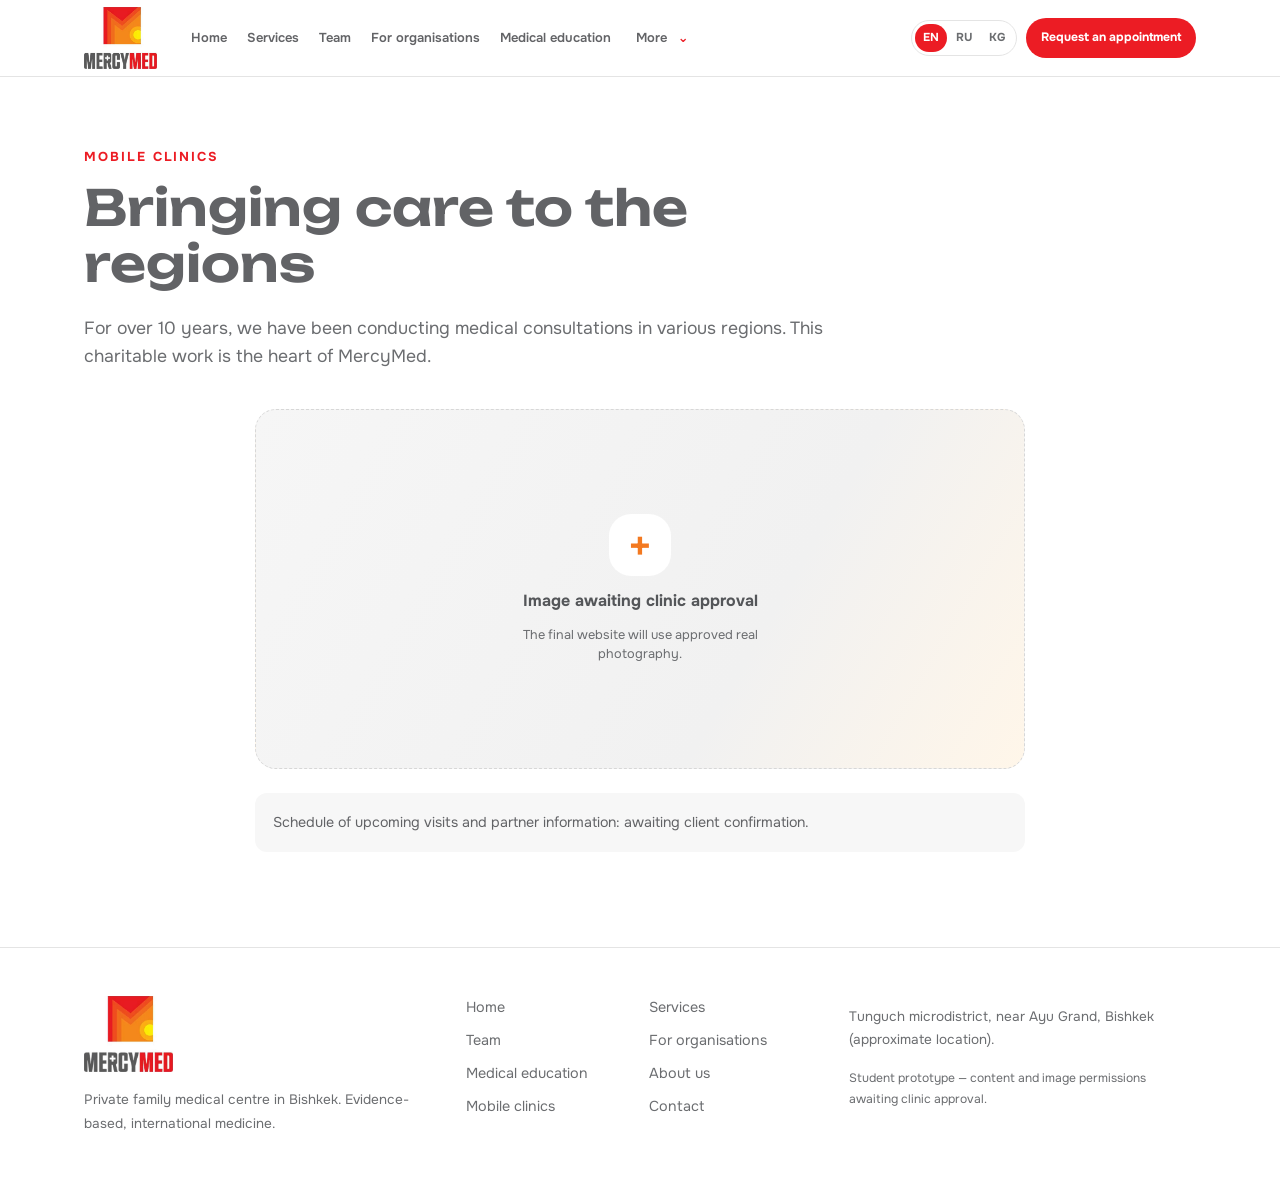
<file: hw6/mobile-clinics.html>
<!DOCTYPE html>
<html data-lang="en" lang="en">
 <head>
  <meta charset="utf-8"/>
  <meta content="width=device-width, initial-scale=1" name="viewport"/>
  <meta content="MercyMed outreach and charitable medical work in the regions of Kyrgyzstan." name="description"/>
  <meta content="#ffffff" name="theme-color"/>
  <title>
   Mobile clinics | MercyMed
  </title>
  <link href="images/favicon.png" rel="icon" type="image/png"/>
  <link href="https://fonts.googleapis.com" rel="preconnect"/>
  <link crossorigin="" href="https://fonts.gstatic.com" rel="preconnect"/>
  <link href="https://fonts.googleapis.com/css2?family=Onest:wght@400;500;600;700&amp;family=Unbounded:wght@500;600;700&amp;display=swap" rel="stylesheet"/>
  <link href="style.css" rel="stylesheet"/>
 </head>
 <body>
  <a class="skip-link" href="#main">
   <span class="tr" data-en="Skip to main content" data-ky="&Ncy;&iecy;&gcy;&icy;&zcy;&gcy;&icy; &mcy;&acy;&zcy;&mcy;&ucy;&ncy;&gcy;&acy; ө&tcy;үү" data-ru="&Kcy; &scy;&ocy;&dcy;&iecy;&rcy;&zhcy;&icy;&mcy;&ocy;&mcy;&ucy;">
    Skip to main content
   </span>
  </a>
  <header class="site-header">
   <div class="container header-inner">
    <a aria-label="MercyMed home" class="brand" href="index.html">
     <img alt="MercyMed medical centre logo" src="images/logo.png"/>
    </a>
    <nav aria-label="Primary navigation" class="desktop-nav">
     <a href="index.html">
      <span class="tr" data-en="Home" data-ky="&Bcy;&acy;&shcy;&kcy;&ycy; &bcy;&iecy;&tcy;" data-ru="&Gcy;&lcy;&acy;&vcy;&ncy;&acy;&yacy;">
       Home
      </span>
     </a>
     <a href="services.html">
      <span class="tr" data-en="Services" data-ky="&Kcy;&ycy;&zcy;&mcy;&acy;&tcy;&tcy;&acy;&rcy;" data-ru="&Ucy;&scy;&lcy;&ucy;&gcy;&icy;">
       Services
      </span>
     </a>
     <a href="team.html">
      <span class="tr" data-en="Team" data-ky="&Kcy;&ocy;&mcy;&acy;&ncy;&dcy;&acy;" data-ru="&Kcy;&ocy;&mcy;&acy;&ncy;&dcy;&acy;">
       Team
      </span>
     </a>
     <a href="corporate.html">
      <span class="tr" data-en="For organisations" data-ky="&Ucy;&yucy;&mcy;&dcy;&acy;&rcy; ү&chcy;ү&ncy;" data-ru="&Dcy;&lcy;&yacy; &ocy;&rcy;&gcy;&acy;&ncy;&icy;&zcy;&acy;&tscy;&icy;&jcy;">
       For organisations
      </span>
     </a>
     <a href="education.html">
      <span class="tr" data-en="Medical education" data-ky="&Mcy;&iecy;&dcy;&icy;&tscy;&icy;&ncy;&acy;&lcy;&ycy;&kcy; &bcy;&icy;&lcy;&icy;&mcy; &bcy;&iecy;&rcy;үү" data-ru="&Mcy;&iecy;&dcy;&ocy;&bcy;&rcy;&acy;&zcy;&ocy;&vcy;&acy;&ncy;&icy;&iecy;">
       Medical education
      </span>
     </a>
     <details class="nav-more">
      <summary aria-label="More pages">
       <span class="tr" data-en="More" data-ky="&Dcy;&acy;&gcy;&ycy;" data-ru="&IEcy;&shchcy;&iocy;">
        More
       </span>
      </summary>
      <div class="nav-more-panel">
       <a href="about.html">
        <span class="tr" data-en="About us" data-ky="&Bcy;&icy;&zcy; &zhcy;ө&ncy;ү&ncy;&dcy;ө" data-ru="&Ocy; &ncy;&acy;&scy;">
         About us
        </span>
       </a>
       <a aria-current="page" href="mobile-clinics.html">
        <span class="tr" data-en="Mobile clinics" data-ky="&Kcy;ө&chcy;&mcy;ө &kcy;&lcy;&icy;&ncy;&icy;&kcy;&acy;&lcy;&acy;&rcy;" data-ru="&Vcy;&ycy;&iecy;&zcy;&dcy;&ncy;&ycy;&iecy; &kcy;&lcy;&icy;&ncy;&icy;&kcy;&icy;">
         Mobile clinics
        </span>
       </a>
       <a href="contact.html">
        <span class="tr" data-en="Contact" data-ky="&Bcy;&acy;&jcy;&lcy;&acy;&ncy;&ycy;&shcy;" data-ru="&Kcy;&ocy;&ncy;&tcy;&acy;&kcy;&tcy;&ycy;">
         Contact
        </span>
       </a>
      </div>
     </details>
    </nav>
    <div class="header-actions">
     <div aria-label="Site language" class="language-picker" role="group">
      <button aria-label="Show English language" class="lang-btn" data-lang="en" type="button">
       EN
      </button>
      <button aria-label="&Pcy;&ocy;&kcy;&acy;&zcy;&acy;&tcy;&softcy; &rcy;&ucy;&scy;&scy;&kcy;&icy;&jcy; &yacy;&zcy;&ycy;&kcy;" class="lang-btn" data-lang="ru" type="button">
       RU
      </button>
      <button aria-label="&Kcy;&ycy;&rcy;&gcy;&ycy;&zcy; &tcy;&icy;&lcy;&icy;&ncy; &kcy;ө&rcy;&scy;ө&tcy;үү" class="lang-btn" data-lang="ky" type="button">
       KG
      </button>
     </div>
     <a class="btn btn-primary header-cta" href="appointment.html">
      <span class="tr" data-en="Request an appointment" data-ky="&Kcy;&acy;&bcy;&ycy;&lcy;&dcy;&ocy;&ocy;&gcy;&ocy; &zhcy;&acy;&zcy;&ycy;&lcy;&ucy;&ucy;" data-ru="&Zcy;&acy;&pcy;&icy;&scy;&acy;&tcy;&softcy;&scy;&yacy; &ncy;&acy; &pcy;&rcy;&icy;&iocy;&mcy;">
       Request an appointment
      </span>
     </a>
     <button aria-controls="mobile-menu" aria-expanded="false" aria-label="Open menu" class="menu-toggle" data-aria-en="Open menu" data-aria-ky="&Mcy;&iecy;&ncy;&yucy;&ncy;&ucy; &acy;&chcy;&ucy;&ucy;" data-aria-ru="&Ocy;&tcy;&kcy;&rcy;&ycy;&tcy;&softcy; &mcy;&iecy;&ncy;&yucy;" type="button">
      <span aria-hidden="true" class="menu-lines">
       ☰
      </span>
     </button>
    </div>
   </div>
   <div class="mobile-menu" hidden="" id="mobile-menu">
    <nav aria-label="Mobile navigation" class="container mobile-nav">
     <a href="index.html">
      <span class="tr" data-en="Home" data-ky="&Bcy;&acy;&shcy;&kcy;&ycy; &bcy;&iecy;&tcy;" data-ru="&Gcy;&lcy;&acy;&vcy;&ncy;&acy;&yacy;">
       Home
      </span>
     </a>
     <a href="services.html">
      <span class="tr" data-en="Services" data-ky="&Kcy;&ycy;&zcy;&mcy;&acy;&tcy;&tcy;&acy;&rcy;" data-ru="&Ucy;&scy;&lcy;&ucy;&gcy;&icy;">
       Services
      </span>
     </a>
     <a href="team.html">
      <span class="tr" data-en="Team" data-ky="&Kcy;&ocy;&mcy;&acy;&ncy;&dcy;&acy;" data-ru="&Kcy;&ocy;&mcy;&acy;&ncy;&dcy;&acy;">
       Team
      </span>
     </a>
     <a href="corporate.html">
      <span class="tr" data-en="For organisations" data-ky="&Ucy;&yucy;&mcy;&dcy;&acy;&rcy; ү&chcy;ү&ncy;" data-ru="&Dcy;&lcy;&yacy; &ocy;&rcy;&gcy;&acy;&ncy;&icy;&zcy;&acy;&tscy;&icy;&jcy;">
       For organisations
      </span>
     </a>
     <a href="education.html">
      <span class="tr" data-en="Medical education" data-ky="&Mcy;&iecy;&dcy;&icy;&tscy;&icy;&ncy;&acy;&lcy;&ycy;&kcy; &bcy;&icy;&lcy;&icy;&mcy; &bcy;&iecy;&rcy;үү" data-ru="&Mcy;&iecy;&dcy;&ocy;&bcy;&rcy;&acy;&zcy;&ocy;&vcy;&acy;&ncy;&icy;&iecy;">
       Medical education
      </span>
     </a>
     <a href="about.html">
      <span class="tr" data-en="About us" data-ky="&Bcy;&icy;&zcy; &zhcy;ө&ncy;ү&ncy;&dcy;ө" data-ru="&Ocy; &ncy;&acy;&scy;">
       About us
      </span>
     </a>
     <a aria-current="page" href="mobile-clinics.html">
      <span class="tr" data-en="Mobile clinics" data-ky="&Kcy;ө&chcy;&mcy;ө &kcy;&lcy;&icy;&ncy;&icy;&kcy;&acy;&lcy;&acy;&rcy;" data-ru="&Vcy;&ycy;&iecy;&zcy;&dcy;&ncy;&ycy;&iecy; &kcy;&lcy;&icy;&ncy;&icy;&kcy;&icy;">
       Mobile clinics
      </span>
     </a>
     <a href="contact.html">
      <span class="tr" data-en="Contact" data-ky="&Bcy;&acy;&jcy;&lcy;&acy;&ncy;&ycy;&shcy;" data-ru="&Kcy;&ocy;&ncy;&tcy;&acy;&kcy;&tcy;&ycy;">
       Contact
      </span>
     </a>
     <a class="btn btn-primary" href="appointment.html">
      <span class="tr" data-en="Request an appointment" data-ky="&Kcy;&acy;&bcy;&ycy;&lcy;&dcy;&ocy;&ocy;&gcy;&ocy; &zhcy;&acy;&zcy;&ycy;&lcy;&ucy;&ucy;" data-ru="&Zcy;&acy;&pcy;&icy;&scy;&acy;&tcy;&softcy;&scy;&yacy; &ncy;&acy; &pcy;&rcy;&icy;&iocy;&mcy;">
       Request an appointment
      </span>
     </a>
     <div aria-label="Site language" class="language-picker mobile-langs" role="group">
      <button class="lang-btn" data-lang="en" type="button">
       EN
      </button>
      <button class="lang-btn" data-lang="ru" type="button">
       RU
      </button>
      <button class="lang-btn" data-lang="ky" type="button">
       KG
      </button>
     </div>
    </nav>
   </div>
   <div class="ky-notice" hidden="">
    <span class="tr" data-en="Translations pending clinic review." data-ky="&Kcy;&ycy;&rcy;&gcy;&ycy;&zcy;&chcy;&acy; &kcy;&ocy;&tcy;&ocy;&rcy;&mcy;&ocy;&lcy;&ocy;&rcy; &kcy;&lcy;&icy;&ncy;&icy;&kcy;&acy;&ncy;&ycy;&ncy; &tcy;&iecy;&kcy;&shcy;&iecy;&rcy;үү&scy;ү&ncy; &kcy;ү&tcy;үү&dcy;ө." data-ru="&Pcy;&iecy;&rcy;&iecy;&vcy;&ocy;&dcy;&ycy; &ocy;&zhcy;&icy;&dcy;&acy;&yucy;&tcy; &pcy;&rcy;&ocy;&vcy;&iecy;&rcy;&kcy;&icy; &kcy;&lcy;&icy;&ncy;&icy;&kcy;&icy;.">
     Translations pending clinic review.
    </span>
   </div>
  </header>
  <main id="main">
   <section class="container intro">
    <p class="eyebrow">
     <span class="tr" data-en="Mobile clinics" data-ky="&Kcy;ө&chcy;&mcy;ө &kcy;&lcy;&icy;&ncy;&icy;&kcy;&acy;&lcy;&acy;&rcy;" data-ru="&Vcy;&ycy;&iecy;&zcy;&dcy;&ncy;&ycy;&iecy; &kcy;&lcy;&icy;&ncy;&icy;&kcy;&icy;">
      Mobile clinics
     </span>
    </p>
    <h1>
     <span class="tr" data-en="Bringing care to the regions" data-ky="&Acy;&jcy;&mcy;&acy;&kcy;&tcy;&acy;&rcy;&gcy;&acy; &zhcy;&acy;&rcy;&dcy;&acy;&mcy;" data-ru="&Pcy;&ocy;&mcy;&ocy;&shchcy;&softcy; &vcy; &rcy;&iecy;&gcy;&icy;&ocy;&ncy;&acy;&khcy;">
      Bringing care to the regions
     </span>
    </h1>
    <p class="lead">
     <span class="tr" data-en="For over 10 years, we have been conducting medical consultations in various regions. This charitable work is the heart of MercyMed." data-ky="10 &zhcy;&ycy;&lcy;&dcy;&acy;&ncy; &acy;&shcy;&ycy;&kcy; &bcy;&icy;&zcy; &acy;&rcy; &kcy;&acy;&jcy;&scy;&ycy; &acy;&jcy;&mcy;&acy;&kcy;&tcy;&acy;&rcy;&dcy;&acy; &mcy;&iecy;&dcy;&icy;&tscy;&icy;&ncy;&acy;&lcy;&ycy;&kcy; &kcy;&ocy;&ncy;&scy;&ucy;&lcy;&softcy;&tcy;&acy;&tscy;&icy;&yacy;&lcy;&acy;&rcy;&dcy;&ycy; ө&tcy;&kcy;ө&rcy;ө&bcy;ү&zcy;. &Bcy;&ucy;&lcy; &kcy;&acy;&jcy;&rcy;&ycy;&mcy;&dcy;&ucy;&ucy; &icy;&shcy; &mdash; MercyMed'&dcy;&icy;&ncy; &zhcy;ү&rcy;ө&gcy;ү." data-ru="&Bcy;&ocy;&lcy;&iecy;&iecy; 10 &lcy;&iecy;&tcy; &mcy;&ycy; &pcy;&rcy;&ocy;&vcy;&ocy;&dcy;&icy;&mcy; &mcy;&iecy;&dcy;&icy;&tscy;&icy;&ncy;&scy;&kcy;&icy;&iecy; &kcy;&ocy;&ncy;&scy;&ucy;&lcy;&softcy;&tcy;&acy;&tscy;&icy;&icy; &vcy; &rcy;&acy;&zcy;&ncy;&ycy;&khcy; &rcy;&iecy;&gcy;&icy;&ocy;&ncy;&acy;&khcy;. &Ecy;&tcy;&acy; &bcy;&lcy;&acy;&gcy;&ocy;&tcy;&vcy;&ocy;&rcy;&icy;&tcy;&iecy;&lcy;&softcy;&ncy;&acy;&yacy; &rcy;&acy;&bcy;&ocy;&tcy;&acy; &mdash; &scy;&iecy;&rcy;&dcy;&tscy;&iecy; MercyMed.">
      For over 10 years, we have been conducting medical consultations in various regions. This charitable work is the heart of MercyMed.
     </span>
    </p>
   </section>
   <section class="container mobile-body">
    <div aria-label="MercyMed mobile clinic photograph pending client approval" class="media-placeholder media-placeholder--outreach" role="img">
     <span aria-hidden="true" class="media-placeholder-icon">
      +
     </span>
     <strong>
      <span class="tr" data-en="Image awaiting clinic approval" data-ky="&Scy;ү&rcy;ө&tcy; &kcy;&lcy;&icy;&ncy;&icy;&kcy;&acy;&ncy;&ycy;&ncy; &mcy;&acy;&kcy;&ucy;&lcy;&dcy;&ucy;&gcy;&ucy;&ncy; &kcy;ү&tcy;үү&dcy;ө" data-ru="&Fcy;&ocy;&tcy;&ocy; &ocy;&zhcy;&icy;&dcy;&acy;&iecy;&tcy; &scy;&ocy;&gcy;&lcy;&acy;&scy;&ocy;&vcy;&acy;&ncy;&icy;&yacy; &kcy;&lcy;&icy;&ncy;&icy;&kcy;&icy;">
       Image awaiting clinic approval
      </span>
     </strong>
     <small>
      <span class="tr" data-en="The final website will use approved real photography." data-ky="&Acy;&kcy;&ycy;&rcy;&kcy;&ycy; &scy;&acy;&jcy;&tcy;&tcy;&acy; &bcy;&iecy;&kcy;&icy;&tcy;&icy;&lcy;&gcy;&iecy;&ncy; &chcy;&ycy;&ncy;&ycy;&gcy;&ycy; &scy;ү&rcy;ө&tcy;&tcy;ө&rcy; &kcy;&ocy;&lcy;&dcy;&ocy;&ncy;&ucy;&lcy;&acy;&tcy;." data-ru="&Vcy; &fcy;&icy;&ncy;&acy;&lcy;&softcy;&ncy;&ocy;&jcy; &vcy;&iecy;&rcy;&scy;&icy;&icy; &bcy;&ucy;&dcy;&ucy;&tcy; &scy;&ocy;&gcy;&lcy;&acy;&scy;&ocy;&vcy;&acy;&ncy;&ncy;&ycy;&iecy; &rcy;&iecy;&acy;&lcy;&softcy;&ncy;&ycy;&iecy; &fcy;&ocy;&tcy;&ocy;&gcy;&rcy;&acy;&fcy;&icy;&icy;.">
       The final website will use approved real photography.
      </span>
     </small>
    </div>
    <p class="notice">
     <span class="tr" data-en="Schedule of upcoming visits and partner information: awaiting client confirmation." data-ky="&Scy;&acy;&pcy;&acy;&rcy;&lcy;&acy;&rcy;&dcy;&ycy;&ncy; &gcy;&rcy;&acy;&fcy;&icy;&gcy;&icy; &zhcy;&acy;&ncy;&acy; ө&ncy;ө&kcy;&tcy;ө&shcy;&tcy;ө&rcy; ү&chcy;ү&ncy; &mcy;&acy;&acy;&lcy;&ycy;&mcy;&acy;&tcy;: &kcy;&lcy;&icy;&ncy;&icy;&kcy;&acy;&ncy;&ycy;&ncy; &tcy;&acy;&scy;&tcy;&ycy;&kcy;&tcy;&ocy;&ocy;&scy;&ucy;&ncy; &kcy;ү&tcy;үү&dcy;ө." data-ru="&Gcy;&rcy;&acy;&fcy;&icy;&kcy; &vcy;&ycy;&iecy;&zcy;&dcy;&ocy;&vcy; &icy; &icy;&ncy;&fcy;&ocy;&rcy;&mcy;&acy;&tscy;&icy;&yacy; &dcy;&lcy;&yacy; &pcy;&acy;&rcy;&tcy;&ncy;&iocy;&rcy;&ocy;&vcy;: &ocy;&zhcy;&icy;&dcy;&acy;&yucy;&tcy; &pcy;&ocy;&dcy;&tcy;&vcy;&iecy;&rcy;&zhcy;&dcy;&iecy;&ncy;&icy;&yacy; &kcy;&lcy;&icy;&ncy;&icy;&kcy;&icy;.">
      Schedule of upcoming visits and partner information: awaiting client confirmation.
     </span>
    </p>
   </section>
  </main>
  <footer class="site-footer">
   <div class="container footer-grid">
    <div>
     <a href="index.html">
      <img alt="MercyMed logo" class="footer-logo" src="images/logo.png"/>
     </a>
     <p>
      <span class="tr" data-en="Private family medical centre in Bishkek. Evidence-based, international medicine." data-ky="&Bcy;&icy;&shcy;&kcy;&iecy;&kcy;&tcy;&iecy;&gcy;&icy; &zhcy;&iecy;&kcy;&iecy; &mcy;&iecy;&dcy;&icy;&tscy;&icy;&ncy;&acy;&lcy;&ycy;&kcy; &bcy;&ocy;&rcy;&bcy;&ocy;&rcy;. &Dcy;&acy;&lcy;&icy;&lcy;&dcy;үү &mcy;&iecy;&dcy;&icy;&tscy;&icy;&ncy;&acy; &zhcy;&acy;&ncy;&acy; &ecy;&lcy; &acy;&rcy;&acy;&lcy;&ycy;&kcy; &tcy;&acy;&zhcy;&rcy;&ycy;&jcy;&bcy;&acy;." data-ru="&CHcy;&acy;&scy;&tcy;&ncy;&ycy;&jcy; &mcy;&iecy;&dcy;&icy;&tscy;&icy;&ncy;&scy;&kcy;&icy;&jcy; &tscy;&iecy;&ncy;&tcy;&rcy; &vcy; &Bcy;&icy;&shcy;&kcy;&iecy;&kcy;&iecy;. &Dcy;&ocy;&kcy;&acy;&zcy;&acy;&tcy;&iecy;&lcy;&softcy;&ncy;&acy;&yacy; &mcy;&iecy;&dcy;&icy;&tscy;&icy;&ncy;&acy; &icy; &mcy;&iecy;&zhcy;&dcy;&ucy;&ncy;&acy;&rcy;&ocy;&dcy;&ncy;&ycy;&jcy; &ocy;&pcy;&ycy;&tcy;.">
       Private family medical centre in Bishkek. Evidence-based, international medicine.
      </span>
     </p>
    </div>
    <nav aria-label="Footer navigation" class="footer-nav">
     <a href="index.html">
      <span class="tr" data-en="Home" data-ky="&Bcy;&acy;&shcy;&kcy;&ycy; &bcy;&iecy;&tcy;" data-ru="&Gcy;&lcy;&acy;&vcy;&ncy;&acy;&yacy;">
       Home
      </span>
     </a>
     <a href="services.html">
      <span class="tr" data-en="Services" data-ky="&Kcy;&ycy;&zcy;&mcy;&acy;&tcy;&tcy;&acy;&rcy;" data-ru="&Ucy;&scy;&lcy;&ucy;&gcy;&icy;">
       Services
      </span>
     </a>
     <a href="team.html">
      <span class="tr" data-en="Team" data-ky="&Kcy;&ocy;&mcy;&acy;&ncy;&dcy;&acy;" data-ru="&Kcy;&ocy;&mcy;&acy;&ncy;&dcy;&acy;">
       Team
      </span>
     </a>
     <a href="corporate.html">
      <span class="tr" data-en="For organisations" data-ky="&Ucy;&yucy;&mcy;&dcy;&acy;&rcy; ү&chcy;ү&ncy;" data-ru="&Dcy;&lcy;&yacy; &ocy;&rcy;&gcy;&acy;&ncy;&icy;&zcy;&acy;&tscy;&icy;&jcy;">
       For organisations
      </span>
     </a>
     <a href="education.html">
      <span class="tr" data-en="Medical education" data-ky="&Mcy;&iecy;&dcy;&icy;&tscy;&icy;&ncy;&acy;&lcy;&ycy;&kcy; &bcy;&icy;&lcy;&icy;&mcy; &bcy;&iecy;&rcy;үү" data-ru="&Mcy;&iecy;&dcy;&ocy;&bcy;&rcy;&acy;&zcy;&ocy;&vcy;&acy;&ncy;&icy;&iecy;">
       Medical education
      </span>
     </a>
     <a href="about.html">
      <span class="tr" data-en="About us" data-ky="&Bcy;&icy;&zcy; &zhcy;ө&ncy;ү&ncy;&dcy;ө" data-ru="&Ocy; &ncy;&acy;&scy;">
       About us
      </span>
     </a>
     <a href="mobile-clinics.html">
      <span class="tr" data-en="Mobile clinics" data-ky="&Kcy;ө&chcy;&mcy;ө &kcy;&lcy;&icy;&ncy;&icy;&kcy;&acy;&lcy;&acy;&rcy;" data-ru="&Vcy;&ycy;&iecy;&zcy;&dcy;&ncy;&ycy;&iecy; &kcy;&lcy;&icy;&ncy;&icy;&kcy;&icy;">
       Mobile clinics
      </span>
     </a>
     <a href="contact.html">
      <span class="tr" data-en="Contact" data-ky="&Bcy;&acy;&jcy;&lcy;&acy;&ncy;&ycy;&shcy;" data-ru="&Kcy;&ocy;&ncy;&tcy;&acy;&kcy;&tcy;&ycy;">
       Contact
      </span>
     </a>
    </nav>
    <div>
     <p>
      <span class="tr" data-en="Tunguch microdistrict, near Ayu Grand, Bishkek (approximate location)." data-ky="&Tcy;&ucy;&ncy;&gcy;&ucy;&chcy; &kcy;&icy;&chcy;&icy; &rcy;&acy;&jcy;&ocy;&ncy;&ucy;, Ayu Grand &zhcy;&acy;&ncy;&ycy;&ncy;&dcy;&acy;, &Bcy;&icy;&shcy;&kcy;&iecy;&kcy; (&bcy;&ocy;&lcy;&zhcy;&ocy;&lcy;&dcy;&ucy;&ucy; &zhcy;&iecy;&rcy;)." data-ru="&mcy;&kcy;&rcy;. &Tcy;&ucy;&ncy;&gcy;&ucy;&chcy;, &rcy;&yacy;&dcy;&ocy;&mcy; &scy; Ayu Grand, &Bcy;&icy;&shcy;&kcy;&iecy;&kcy; (&pcy;&rcy;&icy;&mcy;&iecy;&rcy;&ncy;&ycy;&jcy; &ocy;&rcy;&icy;&iecy;&ncy;&tcy;&icy;&rcy;).">
       Tunguch microdistrict, near Ayu Grand, Bishkek (approximate location).
      </span>
     </p>
     <p class="prototype">
      <span class="tr" data-en="Student prototype &mdash; content and image permissions awaiting clinic approval." data-ky="&Ocy;&kcy;&ucy;&ucy; &pcy;&rcy;&ocy;&tcy;&ocy;&tcy;&icy;&bcy;&icy; &mdash; &mcy;&acy;&acy;&lcy;&ycy;&mcy;&acy;&tcy; &zhcy;&acy;&ncy;&acy; &scy;ү&rcy;ө&tcy; &ucy;&rcy;&ucy;&kcy;&scy;&acy;&tcy;&tcy;&acy;&rcy;&ycy; &kcy;&lcy;&icy;&ncy;&icy;&kcy;&acy;&ncy;&ycy;&ncy; &mcy;&acy;&kcy;&ucy;&lcy;&dcy;&ucy;&gcy;&ucy;&ncy; &kcy;ү&tcy;үү&dcy;ө." data-ru="&Ucy;&chcy;&iecy;&bcy;&ncy;&ycy;&jcy; &pcy;&rcy;&ocy;&tcy;&ocy;&tcy;&icy;&pcy; &mdash; &icy;&ncy;&fcy;&ocy;&rcy;&mcy;&acy;&tscy;&icy;&yacy; &icy; &rcy;&acy;&zcy;&rcy;&iecy;&shcy;&iecy;&ncy;&icy;&yacy; &ncy;&acy; &fcy;&ocy;&tcy;&ocy; &ocy;&zhcy;&icy;&dcy;&acy;&yucy;&tcy; &scy;&ocy;&gcy;&lcy;&acy;&scy;&ocy;&vcy;&acy;&ncy;&icy;&yacy; &kcy;&lcy;&icy;&ncy;&icy;&kcy;&icy;.">
       Student prototype &mdash; content and image permissions awaiting clinic approval.
      </span>
     </p>
    </div>
   </div>
  </footer>
  <script defer="" src="script.js">
  </script>
 </body>
</html>
</file>
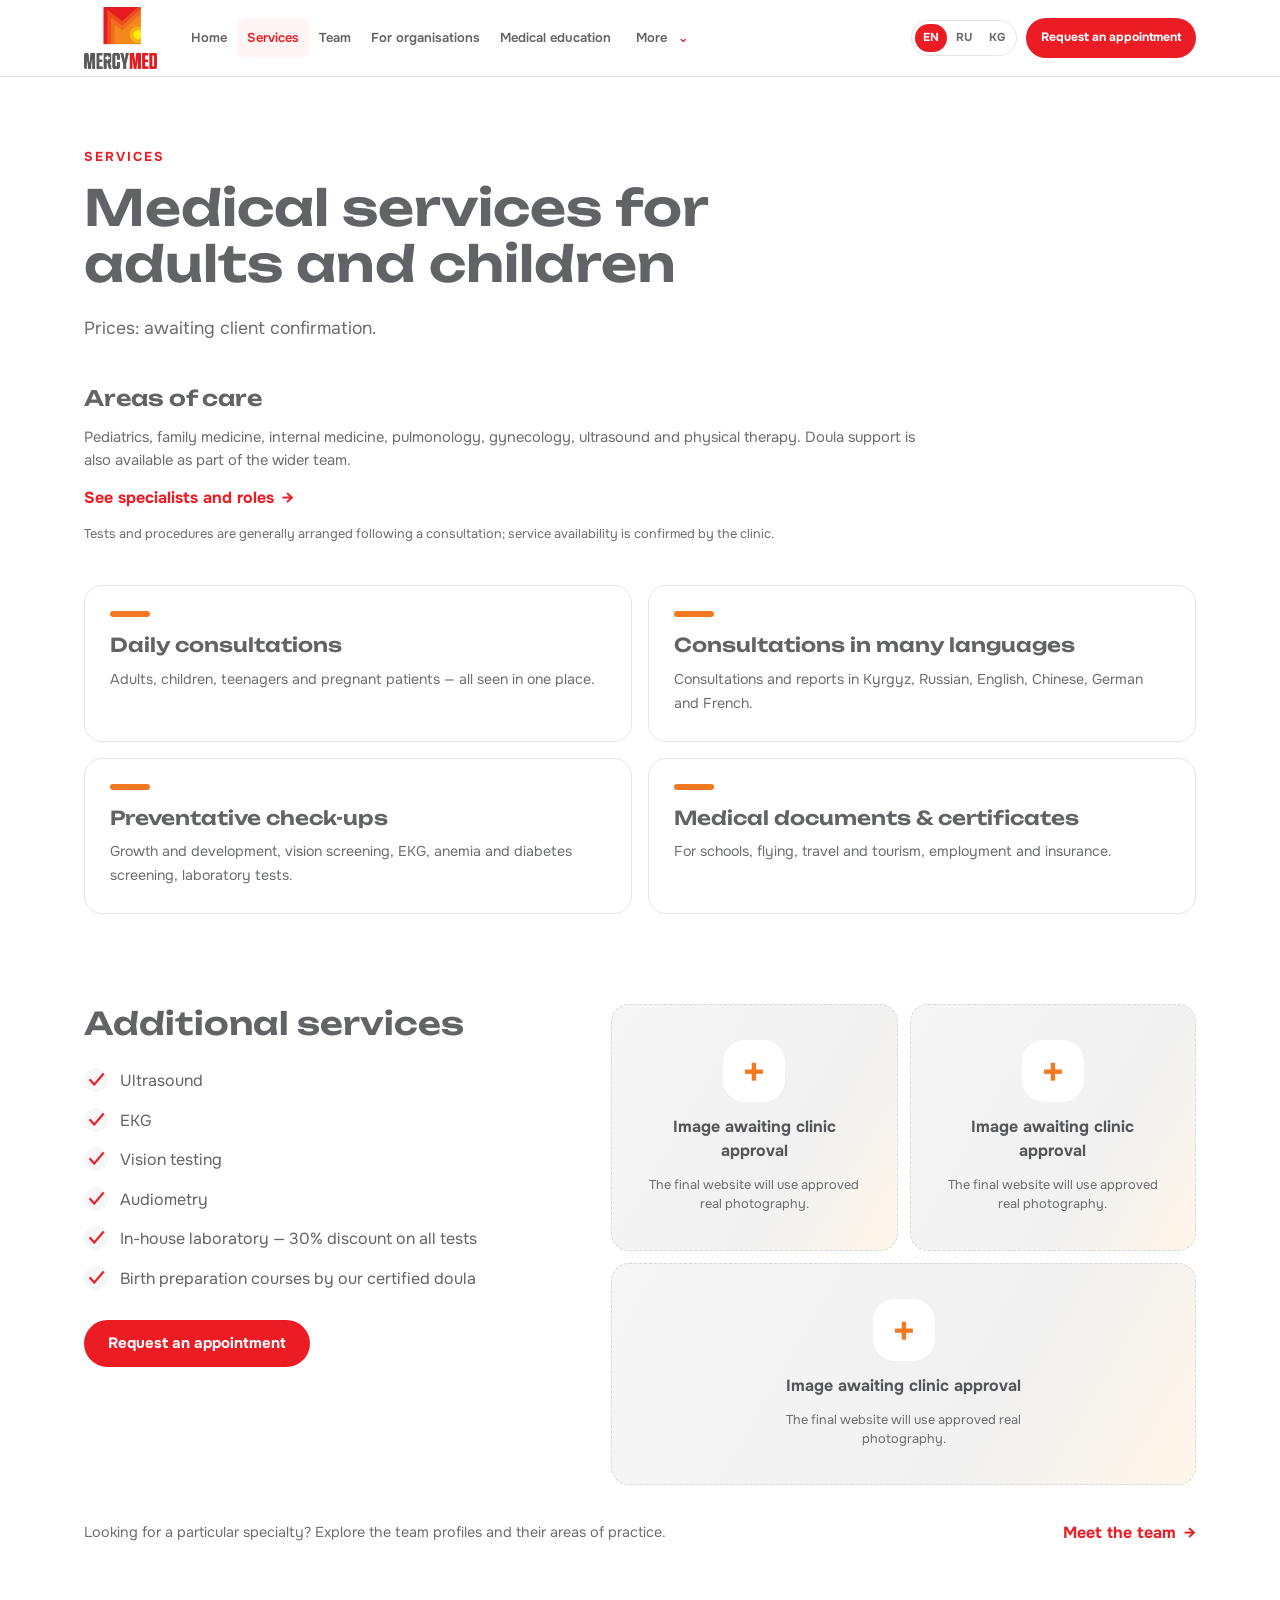
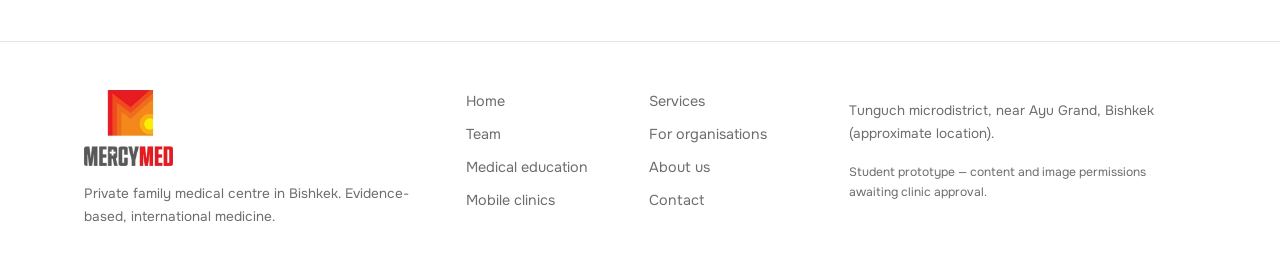
<file: hw6/services.html>
<!DOCTYPE html>
<html data-lang="en" lang="en">
 <head>
  <meta charset="utf-8"/>
  <meta content="width=device-width, initial-scale=1" name="viewport"/>
  <meta content="Consultations, preventive care and services provided by MercyMed Bishkek." name="description"/>
  <meta content="#ffffff" name="theme-color"/>
  <title>
   Services | MercyMed
  </title>
  <link href="images/favicon.png" rel="icon" type="image/png"/>
  <link href="https://fonts.googleapis.com" rel="preconnect"/>
  <link crossorigin="" href="https://fonts.gstatic.com" rel="preconnect"/>
  <link href="https://fonts.googleapis.com/css2?family=Onest:wght@400;500;600;700&amp;family=Unbounded:wght@500;600;700&amp;display=swap" rel="stylesheet"/>
  <link href="style.css" rel="stylesheet"/>
 </head>
 <body>
  <a class="skip-link" href="#main">
   <span class="tr" data-en="Skip to main content" data-ky="&Ncy;&iecy;&gcy;&icy;&zcy;&gcy;&icy; &mcy;&acy;&zcy;&mcy;&ucy;&ncy;&gcy;&acy; ө&tcy;үү" data-ru="&Kcy; &scy;&ocy;&dcy;&iecy;&rcy;&zhcy;&icy;&mcy;&ocy;&mcy;&ucy;">
    Skip to main content
   </span>
  </a>
  <header class="site-header">
   <div class="container header-inner">
    <a aria-label="MercyMed home" class="brand" href="index.html">
     <img alt="MercyMed medical centre logo" src="images/logo.png"/>
    </a>
    <nav aria-label="Primary navigation" class="desktop-nav">
     <a href="index.html">
      <span class="tr" data-en="Home" data-ky="&Bcy;&acy;&shcy;&kcy;&ycy; &bcy;&iecy;&tcy;" data-ru="&Gcy;&lcy;&acy;&vcy;&ncy;&acy;&yacy;">
       Home
      </span>
     </a>
     <a aria-current="page" href="services.html">
      <span class="tr" data-en="Services" data-ky="&Kcy;&ycy;&zcy;&mcy;&acy;&tcy;&tcy;&acy;&rcy;" data-ru="&Ucy;&scy;&lcy;&ucy;&gcy;&icy;">
       Services
      </span>
     </a>
     <a href="team.html">
      <span class="tr" data-en="Team" data-ky="&Kcy;&ocy;&mcy;&acy;&ncy;&dcy;&acy;" data-ru="&Kcy;&ocy;&mcy;&acy;&ncy;&dcy;&acy;">
       Team
      </span>
     </a>
     <a href="corporate.html">
      <span class="tr" data-en="For organisations" data-ky="&Ucy;&yucy;&mcy;&dcy;&acy;&rcy; ү&chcy;ү&ncy;" data-ru="&Dcy;&lcy;&yacy; &ocy;&rcy;&gcy;&acy;&ncy;&icy;&zcy;&acy;&tscy;&icy;&jcy;">
       For organisations
      </span>
     </a>
     <a href="education.html">
      <span class="tr" data-en="Medical education" data-ky="&Mcy;&iecy;&dcy;&icy;&tscy;&icy;&ncy;&acy;&lcy;&ycy;&kcy; &bcy;&icy;&lcy;&icy;&mcy; &bcy;&iecy;&rcy;үү" data-ru="&Mcy;&iecy;&dcy;&ocy;&bcy;&rcy;&acy;&zcy;&ocy;&vcy;&acy;&ncy;&icy;&iecy;">
       Medical education
      </span>
     </a>
     <details class="nav-more">
      <summary aria-label="More pages">
       <span class="tr" data-en="More" data-ky="&Dcy;&acy;&gcy;&ycy;" data-ru="&IEcy;&shchcy;&iocy;">
        More
       </span>
      </summary>
      <div class="nav-more-panel">
       <a href="about.html">
        <span class="tr" data-en="About us" data-ky="&Bcy;&icy;&zcy; &zhcy;ө&ncy;ү&ncy;&dcy;ө" data-ru="&Ocy; &ncy;&acy;&scy;">
         About us
        </span>
       </a>
       <a href="mobile-clinics.html">
        <span class="tr" data-en="Mobile clinics" data-ky="&Kcy;ө&chcy;&mcy;ө &kcy;&lcy;&icy;&ncy;&icy;&kcy;&acy;&lcy;&acy;&rcy;" data-ru="&Vcy;&ycy;&iecy;&zcy;&dcy;&ncy;&ycy;&iecy; &kcy;&lcy;&icy;&ncy;&icy;&kcy;&icy;">
         Mobile clinics
        </span>
       </a>
       <a href="contact.html">
        <span class="tr" data-en="Contact" data-ky="&Bcy;&acy;&jcy;&lcy;&acy;&ncy;&ycy;&shcy;" data-ru="&Kcy;&ocy;&ncy;&tcy;&acy;&kcy;&tcy;&ycy;">
         Contact
        </span>
       </a>
      </div>
     </details>
    </nav>
    <div class="header-actions">
     <div aria-label="Site language" class="language-picker" role="group">
      <button aria-label="Show English language" class="lang-btn" data-lang="en" type="button">
       EN
      </button>
      <button aria-label="&Pcy;&ocy;&kcy;&acy;&zcy;&acy;&tcy;&softcy; &rcy;&ucy;&scy;&scy;&kcy;&icy;&jcy; &yacy;&zcy;&ycy;&kcy;" class="lang-btn" data-lang="ru" type="button">
       RU
      </button>
      <button aria-label="&Kcy;&ycy;&rcy;&gcy;&ycy;&zcy; &tcy;&icy;&lcy;&icy;&ncy; &kcy;ө&rcy;&scy;ө&tcy;үү" class="lang-btn" data-lang="ky" type="button">
       KG
      </button>
     </div>
     <a class="btn btn-primary header-cta" href="appointment.html">
      <span class="tr" data-en="Request an appointment" data-ky="&Kcy;&acy;&bcy;&ycy;&lcy;&dcy;&ocy;&ocy;&gcy;&ocy; &zhcy;&acy;&zcy;&ycy;&lcy;&ucy;&ucy;" data-ru="&Zcy;&acy;&pcy;&icy;&scy;&acy;&tcy;&softcy;&scy;&yacy; &ncy;&acy; &pcy;&rcy;&icy;&iocy;&mcy;">
       Request an appointment
      </span>
     </a>
     <button aria-controls="mobile-menu" aria-expanded="false" aria-label="Open menu" class="menu-toggle" data-aria-en="Open menu" data-aria-ky="&Mcy;&iecy;&ncy;&yucy;&ncy;&ucy; &acy;&chcy;&ucy;&ucy;" data-aria-ru="&Ocy;&tcy;&kcy;&rcy;&ycy;&tcy;&softcy; &mcy;&iecy;&ncy;&yucy;" type="button">
      <span aria-hidden="true" class="menu-lines">
       ☰
      </span>
     </button>
    </div>
   </div>
   <div class="mobile-menu" hidden="" id="mobile-menu">
    <nav aria-label="Mobile navigation" class="container mobile-nav">
     <a href="index.html">
      <span class="tr" data-en="Home" data-ky="&Bcy;&acy;&shcy;&kcy;&ycy; &bcy;&iecy;&tcy;" data-ru="&Gcy;&lcy;&acy;&vcy;&ncy;&acy;&yacy;">
       Home
      </span>
     </a>
     <a aria-current="page" href="services.html">
      <span class="tr" data-en="Services" data-ky="&Kcy;&ycy;&zcy;&mcy;&acy;&tcy;&tcy;&acy;&rcy;" data-ru="&Ucy;&scy;&lcy;&ucy;&gcy;&icy;">
       Services
      </span>
     </a>
     <a href="team.html">
      <span class="tr" data-en="Team" data-ky="&Kcy;&ocy;&mcy;&acy;&ncy;&dcy;&acy;" data-ru="&Kcy;&ocy;&mcy;&acy;&ncy;&dcy;&acy;">
       Team
      </span>
     </a>
     <a href="corporate.html">
      <span class="tr" data-en="For organisations" data-ky="&Ucy;&yucy;&mcy;&dcy;&acy;&rcy; ү&chcy;ү&ncy;" data-ru="&Dcy;&lcy;&yacy; &ocy;&rcy;&gcy;&acy;&ncy;&icy;&zcy;&acy;&tscy;&icy;&jcy;">
       For organisations
      </span>
     </a>
     <a href="education.html">
      <span class="tr" data-en="Medical education" data-ky="&Mcy;&iecy;&dcy;&icy;&tscy;&icy;&ncy;&acy;&lcy;&ycy;&kcy; &bcy;&icy;&lcy;&icy;&mcy; &bcy;&iecy;&rcy;үү" data-ru="&Mcy;&iecy;&dcy;&ocy;&bcy;&rcy;&acy;&zcy;&ocy;&vcy;&acy;&ncy;&icy;&iecy;">
       Medical education
      </span>
     </a>
     <a href="about.html">
      <span class="tr" data-en="About us" data-ky="&Bcy;&icy;&zcy; &zhcy;ө&ncy;ү&ncy;&dcy;ө" data-ru="&Ocy; &ncy;&acy;&scy;">
       About us
      </span>
     </a>
     <a href="mobile-clinics.html">
      <span class="tr" data-en="Mobile clinics" data-ky="&Kcy;ө&chcy;&mcy;ө &kcy;&lcy;&icy;&ncy;&icy;&kcy;&acy;&lcy;&acy;&rcy;" data-ru="&Vcy;&ycy;&iecy;&zcy;&dcy;&ncy;&ycy;&iecy; &kcy;&lcy;&icy;&ncy;&icy;&kcy;&icy;">
       Mobile clinics
      </span>
     </a>
     <a href="contact.html">
      <span class="tr" data-en="Contact" data-ky="&Bcy;&acy;&jcy;&lcy;&acy;&ncy;&ycy;&shcy;" data-ru="&Kcy;&ocy;&ncy;&tcy;&acy;&kcy;&tcy;&ycy;">
       Contact
      </span>
     </a>
     <a class="btn btn-primary" href="appointment.html">
      <span class="tr" data-en="Request an appointment" data-ky="&Kcy;&acy;&bcy;&ycy;&lcy;&dcy;&ocy;&ocy;&gcy;&ocy; &zhcy;&acy;&zcy;&ycy;&lcy;&ucy;&ucy;" data-ru="&Zcy;&acy;&pcy;&icy;&scy;&acy;&tcy;&softcy;&scy;&yacy; &ncy;&acy; &pcy;&rcy;&icy;&iocy;&mcy;">
       Request an appointment
      </span>
     </a>
     <div aria-label="Site language" class="language-picker mobile-langs" role="group">
      <button class="lang-btn" data-lang="en" type="button">
       EN
      </button>
      <button class="lang-btn" data-lang="ru" type="button">
       RU
      </button>
      <button class="lang-btn" data-lang="ky" type="button">
       KG
      </button>
     </div>
    </nav>
   </div>
   <div class="ky-notice" hidden="">
    <span class="tr" data-en="Translations pending clinic review." data-ky="&Kcy;&ycy;&rcy;&gcy;&ycy;&zcy;&chcy;&acy; &kcy;&ocy;&tcy;&ocy;&rcy;&mcy;&ocy;&lcy;&ocy;&rcy; &kcy;&lcy;&icy;&ncy;&icy;&kcy;&acy;&ncy;&ycy;&ncy; &tcy;&iecy;&kcy;&shcy;&iecy;&rcy;үү&scy;ү&ncy; &kcy;ү&tcy;үү&dcy;ө." data-ru="&Pcy;&iecy;&rcy;&iecy;&vcy;&ocy;&dcy;&ycy; &ocy;&zhcy;&icy;&dcy;&acy;&yucy;&tcy; &pcy;&rcy;&ocy;&vcy;&iecy;&rcy;&kcy;&icy; &kcy;&lcy;&icy;&ncy;&icy;&kcy;&icy;.">
     Translations pending clinic review.
    </span>
   </div>
  </header>
  <main id="main">
   <section class="container intro">
    <p class="eyebrow">
     <span class="tr" data-en="Services" data-ky="&Kcy;&ycy;&zcy;&mcy;&acy;&tcy;&tcy;&acy;&rcy;" data-ru="&Ucy;&scy;&lcy;&ucy;&gcy;&icy;">
      Services
     </span>
    </p>
    <h1>
     <span class="tr" data-en="Medical services for adults and children" data-ky="&CHcy;&ocy;ң&dcy;&ocy;&rcy; &zhcy;&acy;&ncy;&acy; &bcy;&acy;&lcy;&dcy;&acy;&rcy; ү&chcy;ү&ncy; &mcy;&iecy;&dcy;&icy;&tscy;&icy;&ncy;&acy;&lcy;&ycy;&kcy; &kcy;&ycy;&zcy;&mcy;&acy;&tcy;&tcy;&acy;&rcy;" data-ru="&Mcy;&iecy;&dcy;&icy;&tscy;&icy;&ncy;&scy;&kcy;&icy;&iecy; &ucy;&scy;&lcy;&ucy;&gcy;&icy; &dcy;&lcy;&yacy; &vcy;&zcy;&rcy;&ocy;&scy;&lcy;&ycy;&khcy; &icy; &dcy;&iecy;&tcy;&iecy;&jcy;">
      Medical services for adults and children
     </span>
    </h1>
    <p class="lead">
     <span class="tr" data-en="Prices: awaiting client confirmation." data-ky="&Bcy;&acy;&acy;&lcy;&acy;&rcy;: &kcy;&lcy;&icy;&ncy;&icy;&kcy;&acy;&ncy;&ycy;&ncy; &tcy;&acy;&scy;&tcy;&ycy;&kcy;&tcy;&ocy;&ocy;&scy;&ucy;&ncy; &kcy;ү&tcy;үү&dcy;ө." data-ru="&TScy;&iecy;&ncy;&ycy;: &ocy;&zhcy;&icy;&dcy;&acy;&yucy;&tcy; &pcy;&ocy;&dcy;&tcy;&vcy;&iecy;&rcy;&zhcy;&dcy;&iecy;&ncy;&icy;&yacy; &kcy;&lcy;&icy;&ncy;&icy;&kcy;&icy;.">
      Prices: awaiting client confirmation.
     </span>
    </p>
   </section>
   <section class="container specialties-index">
    <h2>
     <span class="tr" data-en="Areas of care" data-ky="&ZHcy;&acy;&rcy;&dcy;&acy;&mcy; &bcy;&acy;&gcy;&ycy;&tcy;&tcy;&acy;&rcy;&ycy;" data-ru="&Ncy;&acy;&pcy;&rcy;&acy;&vcy;&lcy;&iecy;&ncy;&icy;&yacy; &pcy;&ocy;&mcy;&ocy;&shchcy;&icy;">
      Areas of care
     </span>
    </h2>
    <p>
     <span class="tr" data-en="Pediatrics, family medicine, internal medicine, pulmonology, gynecology, ultrasound and physical therapy. Doula support is also available as part of the wider team." data-ky="&Pcy;&iecy;&dcy;&icy;&acy;&tcy;&rcy;&icy;&yacy;, ү&jcy;-&bcy;ү&lcy;ө&lcy;ү&kcy; &mcy;&iecy;&dcy;&icy;&tscy;&icy;&ncy;&acy;, &tcy;&iecy;&rcy;&acy;&pcy;&icy;&yacy;, &pcy;&ucy;&lcy;&softcy;&mcy;&ocy;&ncy;&ocy;&lcy;&ocy;&gcy;&icy;&yacy;, &gcy;&icy;&ncy;&iecy;&kcy;&ocy;&lcy;&ocy;&gcy;&icy;&yacy;, &Ucy;&Zcy;&Icy; &zhcy;&acy;&ncy;&acy; &fcy;&icy;&zcy;&icy;&ocy;&tcy;&iecy;&rcy;&acy;&pcy;&icy;&yacy;. &Kcy;&ocy;&mcy;&acy;&ncy;&dcy;&acy;&dcy;&acy; &dcy;&ocy;&ucy;&lcy;&acy; &zhcy;&acy;&rcy;&dcy;&acy;&mcy;&ycy; &dcy;&acy; &bcy;&acy;&rcy;." data-ru="&Pcy;&iecy;&dcy;&icy;&acy;&tcy;&rcy;&icy;&yacy;, &scy;&iecy;&mcy;&iecy;&jcy;&ncy;&acy;&yacy; &mcy;&iecy;&dcy;&icy;&tscy;&icy;&ncy;&acy;, &tcy;&iecy;&rcy;&acy;&pcy;&icy;&yacy;, &pcy;&ucy;&lcy;&softcy;&mcy;&ocy;&ncy;&ocy;&lcy;&ocy;&gcy;&icy;&yacy;, &gcy;&icy;&ncy;&iecy;&kcy;&ocy;&lcy;&ocy;&gcy;&icy;&yacy;, &Ucy;&Zcy;&Icy; &icy; &fcy;&icy;&zcy;&icy;&ocy;&tcy;&iecy;&rcy;&acy;&pcy;&icy;&yacy;. &Tcy;&acy;&kcy;&zhcy;&iecy; &kcy;&ocy;&mcy;&acy;&ncy;&dcy;&acy; &pcy;&rcy;&iecy;&dcy;&lcy;&acy;&gcy;&acy;&iecy;&tcy; &pcy;&ocy;&dcy;&dcy;&iecy;&rcy;&zhcy;&kcy;&ucy; &dcy;&ocy;&ucy;&lcy;&ycy;.">
      Pediatrics, family medicine, internal medicine, pulmonology, gynecology, ultrasound and physical therapy. Doula support is also available as part of the wider team.
     </span>
    </p>
    <a class="text-link" href="team.html">
     <span class="tr" data-en="See specialists and roles" data-ky="&Acy;&dcy;&icy;&scy;&tcy;&iecy;&rcy;&dcy;&icy; &kcy;ө&rcy;үү" data-ru="&Pcy;&ocy;&scy;&mcy;&ocy;&tcy;&rcy;&iecy;&tcy;&softcy; &scy;&pcy;&iecy;&tscy;&icy;&acy;&lcy;&icy;&scy;&tcy;&ocy;&vcy;">
      See specialists and roles
     </span>
     &rarr;
    </a>
    <p class="muted specialties-disclaimer">
     <span class="tr" data-en="Tests and procedures are generally arranged following a consultation; service availability is confirmed by the clinic." data-ky="&Tcy;&iecy;&kcy;&shcy;&iecy;&rcy;үү&lcy;ө&rcy; &zhcy;&acy;&ncy;&acy; &pcy;&rcy;&ocy;&tscy;&iecy;&dcy;&ucy;&rcy;&acy;&lcy;&acy;&rcy; &acy;&dcy;&acy;&tcy;&tcy;&acy; &kcy;&ocy;&ncy;&scy;&ucy;&lcy;&softcy;&tcy;&acy;&tscy;&icy;&yacy;&dcy;&acy;&ncy; &kcy;&icy;&jcy;&icy;&ncy; &zhcy;ү&rcy;&gcy;ү&zcy;ү&lcy;ө&tcy;; &zhcy;&iecy;&tcy;&kcy;&icy;&lcy;&icy;&kcy;&tcy;үү&lcy;ү&gcy;ү&ncy; &kcy;&lcy;&icy;&ncy;&icy;&kcy;&acy; &tcy;&acy;&scy;&tcy;&ycy;&kcy;&tcy;&acy;&jcy;&tcy;." data-ru="&Icy;&scy;&scy;&lcy;&iecy;&dcy;&ocy;&vcy;&acy;&ncy;&icy;&yacy; &icy; &pcy;&rcy;&ocy;&tscy;&iecy;&dcy;&ucy;&rcy;&ycy; &ocy;&bcy;&ycy;&chcy;&ncy;&ocy; &ncy;&acy;&zcy;&ncy;&acy;&chcy;&acy;&yucy;&tcy;&scy;&yacy; &pcy;&ocy;&scy;&lcy;&iecy; &kcy;&ocy;&ncy;&scy;&ucy;&lcy;&softcy;&tcy;&acy;&tscy;&icy;&icy;; &dcy;&ocy;&scy;&tcy;&ucy;&pcy;&ncy;&ocy;&scy;&tcy;&softcy; &pcy;&ocy;&dcy;&tcy;&vcy;&iecy;&rcy;&zhcy;&dcy;&acy;&iecy;&tcy; &kcy;&lcy;&icy;&ncy;&icy;&kcy;&acy;.">
      Tests and procedures are generally arranged following a consultation; service availability is confirmed by the clinic.
     </span>
    </p>
   </section>
   <section class="container">
    <div class="cards cards-2">
     <article class="card service-card">
      <div class="stripe">
      </div>
      <h2>
       <span class="tr" data-en="Daily consultations" data-ky="&Kcy;ү&ncy;ү&mcy;&dcy;ү&kcy; &kcy;&ocy;&ncy;&scy;&ucy;&lcy;&softcy;&tcy;&acy;&tscy;&icy;&yacy;&lcy;&acy;&rcy;" data-ru="&IEcy;&zhcy;&iecy;&dcy;&ncy;&iecy;&vcy;&ncy;&ycy;&iecy; &kcy;&ocy;&ncy;&scy;&ucy;&lcy;&softcy;&tcy;&acy;&tscy;&icy;&icy;">
        Daily consultations
       </span>
      </h2>
      <p>
       <span class="tr" data-en="Adults, children, teenagers and pregnant patients &mdash; all seen in one place." data-ky="&CHcy;&ocy;ң&dcy;&ocy;&rcy;, &bcy;&acy;&lcy;&dcy;&acy;&rcy;, ө&scy;&pcy;ү&rcy;ү&mcy;&dcy;ө&rcy; &zhcy;&acy;&ncy;&acy; &kcy;&ocy;&shcy; &bcy;&ocy;&jcy;&lcy;&ucy;&ucy;&lcy;&acy;&rcy; &mdash; &bcy;&acy;&acy;&rcy;&ycy; &bcy;&icy;&rcy; &zhcy;&iecy;&rcy;&dcy;&iecy;." data-ru="&Vcy;&zcy;&rcy;&ocy;&scy;&lcy;&ycy;&iecy;, &dcy;&iecy;&tcy;&icy;, &pcy;&ocy;&dcy;&rcy;&ocy;&scy;&tcy;&kcy;&icy; &icy; &bcy;&iecy;&rcy;&iecy;&mcy;&iecy;&ncy;&ncy;&ycy;&iecy; &mdash; &vcy;&scy;&iocy; &vcy; &ocy;&dcy;&ncy;&ocy;&mcy; &mcy;&iecy;&scy;&tcy;&iecy;.">
        Adults, children, teenagers and pregnant patients &mdash; all seen in one place.
       </span>
      </p>
     </article>
     <article class="card service-card">
      <div class="stripe">
      </div>
      <h2>
       <span class="tr" data-en="Consultations in many languages" data-ky="&Acy;&rcy; &kcy;&acy;&ncy;&dcy;&acy;&jcy; &tcy;&icy;&lcy;&dcy;&iecy;&rcy;&dcy;&iecy;&gcy;&icy; &kcy;&ocy;&ncy;&scy;&ucy;&lcy;&softcy;&tcy;&acy;&tscy;&icy;&yacy;&lcy;&acy;&rcy;" data-ru="&Kcy;&ocy;&ncy;&scy;&ucy;&lcy;&softcy;&tcy;&acy;&tscy;&icy;&icy; &ncy;&acy; &rcy;&acy;&zcy;&ncy;&ycy;&khcy; &yacy;&zcy;&ycy;&kcy;&acy;&khcy;">
        Consultations in many languages
       </span>
      </h2>
      <p>
       <span class="tr" data-en="Consultations and reports in Kyrgyz, Russian, English, Chinese, German and French." data-ky="&Kcy;&ycy;&rcy;&gcy;&ycy;&zcy;, &ocy;&rcy;&ucy;&scy;, &acy;&ncy;&gcy;&lcy;&icy;&scy;, &kcy;&ycy;&tcy;&acy;&jcy;, &ncy;&iecy;&mcy;&icy;&scy; &zhcy;&acy;&ncy;&acy; &fcy;&rcy;&acy;&ncy;&tscy;&ucy;&zcy; &tcy;&icy;&lcy;&dcy;&iecy;&rcy;&icy;&ncy;&dcy;&iecy; &kcy;&ocy;&ncy;&scy;&ucy;&lcy;&softcy;&tcy;&acy;&tscy;&icy;&yacy;&lcy;&acy;&rcy; &zhcy;&acy;&ncy;&acy; &kcy;&ocy;&rcy;&ucy;&tcy;&ucy;&ncy;&dcy;&ucy;&lcy;&acy;&rcy;." data-ru="&Kcy;&ocy;&ncy;&scy;&ucy;&lcy;&softcy;&tcy;&acy;&tscy;&icy;&icy; &icy; &zcy;&acy;&kcy;&lcy;&yucy;&chcy;&iecy;&ncy;&icy;&yacy; &ncy;&acy; &kcy;&ycy;&rcy;&gcy;&ycy;&zcy;&scy;&kcy;&ocy;&mcy;, &rcy;&ucy;&scy;&scy;&kcy;&ocy;&mcy;, &acy;&ncy;&gcy;&lcy;&icy;&jcy;&scy;&kcy;&ocy;&mcy;, &kcy;&icy;&tcy;&acy;&jcy;&scy;&kcy;&ocy;&mcy;, &ncy;&iecy;&mcy;&iecy;&tscy;&kcy;&ocy;&mcy; &icy; &fcy;&rcy;&acy;&ncy;&tscy;&ucy;&zcy;&scy;&kcy;&ocy;&mcy;.">
        Consultations and reports in Kyrgyz, Russian, English, Chinese, German and French.
       </span>
      </p>
     </article>
     <article class="card service-card">
      <div class="stripe">
      </div>
      <h2>
       <span class="tr" data-en="Preventative check-ups" data-ky="&Acy;&lcy;&dcy;&ycy;&ncy; &acy;&lcy;&ucy;&ucy;&chcy;&ucy; &tcy;&iecy;&kcy;&shcy;&iecy;&rcy;үү&lcy;ө&rcy;" data-ru="&Pcy;&rcy;&ocy;&fcy;&icy;&lcy;&acy;&kcy;&tcy;&icy;&chcy;&iecy;&scy;&kcy;&icy;&iecy; &ocy;&scy;&mcy;&ocy;&tcy;&rcy;&ycy;">
        Preventative check-ups
       </span>
      </h2>
      <p>
       <span class="tr" data-en="Growth and development, vision screening, EKG, anemia and diabetes screening, laboratory tests." data-ky="Ө&scy;үү &zhcy;&acy;&ncy;&acy; ө&ncy;ү&gcy;үү, &kcy;ө&rcy;үү &tcy;&iecy;&kcy;&shcy;&iecy;&rcy;үү&scy;ү, &Ecy;&Kcy;&Gcy;, &acy;&zcy; &kcy;&acy;&ncy;&dcy;&ucy;&ucy;&lcy;&ucy;&kcy; &zhcy;&acy;&ncy;&acy; &dcy;&icy;&acy;&bcy;&iecy;&tcy; &scy;&kcy;&rcy;&icy;&ncy;&icy;&ncy;&gcy;&icy;, &acy;&ncy;&acy;&lcy;&icy;&zcy;&dcy;&iecy;&rcy;." data-ru="&Rcy;&ocy;&scy;&tcy; &icy; &rcy;&acy;&zcy;&vcy;&icy;&tcy;&icy;&iecy;, &pcy;&rcy;&ocy;&vcy;&iecy;&rcy;&kcy;&acy; &zcy;&rcy;&iecy;&ncy;&icy;&yacy;, &Ecy;&Kcy;&Gcy;, &scy;&kcy;&rcy;&icy;&ncy;&icy;&ncy;&gcy; &ncy;&acy; &acy;&ncy;&iecy;&mcy;&icy;&yucy; &icy; &dcy;&icy;&acy;&bcy;&iecy;&tcy;, &acy;&ncy;&acy;&lcy;&icy;&zcy;&ycy;.">
        Growth and development, vision screening, EKG, anemia and diabetes screening, laboratory tests.
       </span>
      </p>
     </article>
     <article class="card service-card">
      <div class="stripe">
      </div>
      <h2>
       <span class="tr" data-en="Medical documents &amp; certificates" data-ky="&Mcy;&iecy;&dcy;&icy;&tscy;&icy;&ncy;&acy;&lcy;&ycy;&kcy; &scy;&pcy;&rcy;&acy;&vcy;&kcy;&acy;&lcy;&acy;&rcy;" data-ru="&Mcy;&iecy;&dcy;&icy;&tscy;&icy;&ncy;&scy;&kcy;&icy;&iecy; &scy;&pcy;&rcy;&acy;&vcy;&kcy;&icy;">
        Medical documents &amp; certificates
       </span>
      </h2>
      <p>
       <span class="tr" data-en="For schools, flying, travel and tourism, employment and insurance." data-ky="&Mcy;&iecy;&kcy;&tcy;&iecy;&pcy;, &ucy;&chcy;&ucy;&ucy;, &scy;&acy;&yacy;&kcy;&acy;&tcy;, &zhcy;&ucy;&mcy;&ucy;&shcy; &zhcy;&acy;&ncy;&acy; &kcy;&acy;&mcy;&scy;&ycy;&zcy;&dcy;&acy;&ncy;&dcy;&ycy;&rcy;&ucy;&ucy; ү&chcy;ү&ncy;." data-ru="&Dcy;&lcy;&yacy; &shcy;&kcy;&ocy;&lcy;&ycy;, &acy;&vcy;&icy;&acy;&pcy;&iecy;&rcy;&iecy;&lcy;&iocy;&tcy;&ocy;&vcy;, &pcy;&ucy;&tcy;&iecy;&shcy;&iecy;&scy;&tcy;&vcy;&icy;&jcy;, &rcy;&acy;&bcy;&ocy;&tcy;&ycy; &icy; &scy;&tcy;&rcy;&acy;&khcy;&ocy;&vcy;&kcy;&icy;.">
        For schools, flying, travel and tourism, employment and insurance.
       </span>
      </p>
     </article>
    </div>
   </section>
   <section class="container section-spacing extra-services">
    <div>
     <h2>
      <span class="tr" data-en="Additional services" data-ky="&Kcy;&ocy;&shcy;&ucy;&mcy;&chcy;&acy; &kcy;&ycy;&zcy;&mcy;&acy;&tcy;&tcy;&acy;&rcy;" data-ru="&Dcy;&ocy;&pcy;&ocy;&lcy;&ncy;&icy;&tcy;&iecy;&lcy;&softcy;&ncy;&ycy;&iecy; &ucy;&scy;&lcy;&ucy;&gcy;&icy;">
       Additional services
      </span>
     </h2>
     <ul>
      <li>
       <span class="check-icon">
        &checkmark;
       </span>
       <span>
        <span class="tr" data-en="Ultrasound" data-ky="&Ucy;&Zcy;&Icy;" data-ru="&Ucy;&Zcy;&Icy;">
         Ultrasound
        </span>
       </span>
      </li>
      <li>
       <span class="check-icon">
        &checkmark;
       </span>
       <span>
        <span class="tr" data-en="EKG" data-ky="&Ecy;&Kcy;&Gcy;" data-ru="&Ecy;&Kcy;&Gcy;">
         EKG
        </span>
       </span>
      </li>
      <li>
       <span class="check-icon">
        &checkmark;
       </span>
       <span>
        <span class="tr" data-en="Vision testing" data-ky="&Kcy;ө&rcy;үү &tcy;&iecy;&kcy;&shcy;&iecy;&rcy;үү&scy;ү" data-ru="&Pcy;&rcy;&ocy;&vcy;&iecy;&rcy;&kcy;&acy; &zcy;&rcy;&iecy;&ncy;&icy;&yacy;">
         Vision testing
        </span>
       </span>
      </li>
      <li>
       <span class="check-icon">
        &checkmark;
       </span>
       <span>
        <span class="tr" data-en="Audiometry" data-ky="&Acy;&ucy;&dcy;&icy;&ocy;&mcy;&iecy;&tcy;&rcy;&icy;&yacy;" data-ru="&Acy;&ucy;&dcy;&icy;&ocy;&mcy;&iecy;&tcy;&rcy;&icy;&yacy;">
         Audiometry
        </span>
       </span>
      </li>
      <li>
       <span class="check-icon">
        &checkmark;
       </span>
       <span>
        <span class="tr" data-en="In-house laboratory &mdash; 30% discount on all tests" data-ky="Ө&zcy; &lcy;&acy;&bcy;&ocy;&rcy;&acy;&tcy;&ocy;&rcy;&icy;&yacy;&bcy;&ycy;&zcy; &mdash; &bcy;&acy;&rcy;&dcy;&ycy;&kcy; &acy;&ncy;&acy;&lcy;&icy;&zcy;&dcy;&iecy;&rcy;&gcy;&iecy; 30% &acy;&rcy;&zcy;&acy;&ncy;&dcy;&acy;&tcy;&ucy;&ucy;" data-ru="&Scy;&ocy;&bcy;&scy;&tcy;&vcy;&iecy;&ncy;&ncy;&acy;&yacy; &lcy;&acy;&bcy;&ocy;&rcy;&acy;&tcy;&ocy;&rcy;&icy;&yacy; &mdash; &scy;&kcy;&icy;&dcy;&kcy;&acy; 30% &ncy;&acy; &vcy;&scy;&iecy; &acy;&ncy;&acy;&lcy;&icy;&zcy;&ycy;">
         In-house laboratory &mdash; 30% discount on all tests
        </span>
       </span>
      </li>
      <li>
       <span class="check-icon">
        &checkmark;
       </span>
       <span>
        <span class="tr" data-en="Birth preparation courses by our certified doula" data-ky="&Scy;&iecy;&rcy;&tcy;&icy;&fcy;&icy;&kcy;&acy;&tcy;&tcy;&acy;&lcy;&gcy;&acy;&ncy; &dcy;&ocy;&ucy;&lcy;&acy; &mcy;&iecy;&ncy;&iecy;&ncy; &tcy;ө&rcy;ө&tcy;&kcy;ө &dcy;&acy;&yacy;&rcy;&dcy;&ocy;&ocy; &kcy;&ucy;&rcy;&scy;&tcy;&acy;&rcy;&ycy;" data-ru="&Kcy;&ucy;&rcy;&scy;&ycy; &pcy;&ocy;&dcy;&gcy;&ocy;&tcy;&ocy;&vcy;&kcy;&icy; &kcy; &rcy;&ocy;&dcy;&acy;&mcy; &scy; &scy;&iecy;&rcy;&tcy;&icy;&fcy;&icy;&tscy;&icy;&rcy;&ocy;&vcy;&acy;&ncy;&ncy;&ocy;&jcy; &dcy;&ocy;&ucy;&lcy;&ocy;&jcy;">
         Birth preparation courses by our certified doula
        </span>
       </span>
      </li>
     </ul>
     <a class="btn btn-primary" href="appointment.html">
      <span class="tr" data-en="Request an appointment" data-ky="&Kcy;&acy;&bcy;&ycy;&lcy;&dcy;&ocy;&ocy;&gcy;&ocy; &zhcy;&acy;&zcy;&ycy;&lcy;&ucy;&ucy;" data-ru="&Zcy;&acy;&pcy;&icy;&scy;&acy;&tcy;&softcy;&scy;&yacy; &ncy;&acy; &pcy;&rcy;&icy;&iocy;&mcy;">
       Request an appointment
      </span>
     </a>
    </div>
    <div class="services-photos">
     <div aria-label="Laboratory testing illustration pending client approval" class="media-placeholder media-placeholder--service" role="img">
      <span aria-hidden="true" class="media-placeholder-icon">
       +
      </span>
      <strong>
       <span class="tr" data-en="Image awaiting clinic approval" data-ky="&Scy;ү&rcy;ө&tcy; &kcy;&lcy;&icy;&ncy;&icy;&kcy;&acy;&ncy;&ycy;&ncy; &mcy;&acy;&kcy;&ucy;&lcy;&dcy;&ucy;&gcy;&ucy;&ncy; &kcy;ү&tcy;үү&dcy;ө" data-ru="&Fcy;&ocy;&tcy;&ocy; &ocy;&zhcy;&icy;&dcy;&acy;&iecy;&tcy; &scy;&ocy;&gcy;&lcy;&acy;&scy;&ocy;&vcy;&acy;&ncy;&icy;&yacy; &kcy;&lcy;&icy;&ncy;&icy;&kcy;&icy;">
        Image awaiting clinic approval
       </span>
      </strong>
      <small>
       <span class="tr" data-en="The final website will use approved real photography." data-ky="&Acy;&kcy;&ycy;&rcy;&kcy;&ycy; &scy;&acy;&jcy;&tcy;&tcy;&acy; &bcy;&iecy;&kcy;&icy;&tcy;&icy;&lcy;&gcy;&iecy;&ncy; &chcy;&ycy;&ncy;&ycy;&gcy;&ycy; &scy;ү&rcy;ө&tcy;&tcy;ө&rcy; &kcy;&ocy;&lcy;&dcy;&ocy;&ncy;&ucy;&lcy;&acy;&tcy;." data-ru="&Vcy; &fcy;&icy;&ncy;&acy;&lcy;&softcy;&ncy;&ocy;&jcy; &vcy;&iecy;&rcy;&scy;&icy;&icy; &bcy;&ucy;&dcy;&ucy;&tcy; &scy;&ocy;&gcy;&lcy;&acy;&scy;&ocy;&vcy;&acy;&ncy;&ncy;&ycy;&iecy; &rcy;&iecy;&acy;&lcy;&softcy;&ncy;&ycy;&iecy; &fcy;&ocy;&tcy;&ocy;&gcy;&rcy;&acy;&fcy;&icy;&icy;.">
        The final website will use approved real photography.
       </span>
      </small>
     </div>
     <div aria-label="Vision screening illustration pending client approval" class="media-placeholder media-placeholder--service" role="img">
      <span aria-hidden="true" class="media-placeholder-icon">
       +
      </span>
      <strong>
       <span class="tr" data-en="Image awaiting clinic approval" data-ky="&Scy;ү&rcy;ө&tcy; &kcy;&lcy;&icy;&ncy;&icy;&kcy;&acy;&ncy;&ycy;&ncy; &mcy;&acy;&kcy;&ucy;&lcy;&dcy;&ucy;&gcy;&ucy;&ncy; &kcy;ү&tcy;үү&dcy;ө" data-ru="&Fcy;&ocy;&tcy;&ocy; &ocy;&zhcy;&icy;&dcy;&acy;&iecy;&tcy; &scy;&ocy;&gcy;&lcy;&acy;&scy;&ocy;&vcy;&acy;&ncy;&icy;&yacy; &kcy;&lcy;&icy;&ncy;&icy;&kcy;&icy;">
        Image awaiting clinic approval
       </span>
      </strong>
      <small>
       <span class="tr" data-en="The final website will use approved real photography." data-ky="&Acy;&kcy;&ycy;&rcy;&kcy;&ycy; &scy;&acy;&jcy;&tcy;&tcy;&acy; &bcy;&iecy;&kcy;&icy;&tcy;&icy;&lcy;&gcy;&iecy;&ncy; &chcy;&ycy;&ncy;&ycy;&gcy;&ycy; &scy;ү&rcy;ө&tcy;&tcy;ө&rcy; &kcy;&ocy;&lcy;&dcy;&ocy;&ncy;&ucy;&lcy;&acy;&tcy;." data-ru="&Vcy; &fcy;&icy;&ncy;&acy;&lcy;&softcy;&ncy;&ocy;&jcy; &vcy;&iecy;&rcy;&scy;&icy;&icy; &bcy;&ucy;&dcy;&ucy;&tcy; &scy;&ocy;&gcy;&lcy;&acy;&scy;&ocy;&vcy;&acy;&ncy;&ncy;&ycy;&iecy; &rcy;&iecy;&acy;&lcy;&softcy;&ncy;&ycy;&iecy; &fcy;&ocy;&tcy;&ocy;&gcy;&rcy;&acy;&fcy;&icy;&icy;.">
        The final website will use approved real photography.
       </span>
      </small>
     </div>
     <div aria-label="Audiometry illustration pending client approval" class="media-placeholder media-placeholder--service" role="img">
      <span aria-hidden="true" class="media-placeholder-icon">
       +
      </span>
      <strong>
       <span class="tr" data-en="Image awaiting clinic approval" data-ky="&Scy;ү&rcy;ө&tcy; &kcy;&lcy;&icy;&ncy;&icy;&kcy;&acy;&ncy;&ycy;&ncy; &mcy;&acy;&kcy;&ucy;&lcy;&dcy;&ucy;&gcy;&ucy;&ncy; &kcy;ү&tcy;үү&dcy;ө" data-ru="&Fcy;&ocy;&tcy;&ocy; &ocy;&zhcy;&icy;&dcy;&acy;&iecy;&tcy; &scy;&ocy;&gcy;&lcy;&acy;&scy;&ocy;&vcy;&acy;&ncy;&icy;&yacy; &kcy;&lcy;&icy;&ncy;&icy;&kcy;&icy;">
        Image awaiting clinic approval
       </span>
      </strong>
      <small>
       <span class="tr" data-en="The final website will use approved real photography." data-ky="&Acy;&kcy;&ycy;&rcy;&kcy;&ycy; &scy;&acy;&jcy;&tcy;&tcy;&acy; &bcy;&iecy;&kcy;&icy;&tcy;&icy;&lcy;&gcy;&iecy;&ncy; &chcy;&ycy;&ncy;&ycy;&gcy;&ycy; &scy;ү&rcy;ө&tcy;&tcy;ө&rcy; &kcy;&ocy;&lcy;&dcy;&ocy;&ncy;&ucy;&lcy;&acy;&tcy;." data-ru="&Vcy; &fcy;&icy;&ncy;&acy;&lcy;&softcy;&ncy;&ocy;&jcy; &vcy;&iecy;&rcy;&scy;&icy;&icy; &bcy;&ucy;&dcy;&ucy;&tcy; &scy;&ocy;&gcy;&lcy;&acy;&scy;&ocy;&vcy;&acy;&ncy;&ncy;&ycy;&iecy; &rcy;&iecy;&acy;&lcy;&softcy;&ncy;&ycy;&iecy; &fcy;&ocy;&tcy;&ocy;&gcy;&rcy;&acy;&fcy;&icy;&icy;.">
        The final website will use approved real photography.
       </span>
      </small>
     </div>
    </div>
   </section>
   <div class="container mini-cta">
    <p>
     <span class="tr" data-en="Looking for a particular specialty? Explore the team profiles and their areas of practice." data-ky="&Bcy;&iecy;&lcy;&gcy;&icy;&lcy;үү &acy;&dcy;&icy;&scy;&tcy;&icy; &icy;&zcy;&dcy;&iecy;&pcy; &zhcy;&acy;&tcy;&acy;&scy;&ycy;&zcy;&bcy;&ycy;? &Kcy;&ocy;&mcy;&acy;&ncy;&dcy;&acy;&ncy;&ycy;&ncy; &pcy;&rcy;&ocy;&fcy;&icy;&lcy;&dcy;&iecy;&rcy;&icy;&ncy; &zhcy;&acy;&ncy;&acy; &bcy;&acy;&gcy;&ycy;&tcy;&tcy;&acy;&rcy;&ycy;&ncy; &kcy;&acy;&rcy;&acy;ң&ycy;&zcy;." data-ru="&Icy;&shchcy;&iecy;&tcy;&iecy; &ocy;&pcy;&rcy;&iecy;&dcy;&iecy;&lcy;&iocy;&ncy;&ncy;&ucy;&yucy; &scy;&pcy;&iecy;&tscy;&icy;&acy;&lcy;&softcy;&ncy;&ocy;&scy;&tcy;&softcy;? &Pcy;&ocy;&scy;&mcy;&ocy;&tcy;&rcy;&icy;&tcy;&iecy; &pcy;&rcy;&ocy;&fcy;&icy;&lcy;&icy; &kcy;&ocy;&mcy;&acy;&ncy;&dcy;&ycy; &icy; &ncy;&acy;&pcy;&rcy;&acy;&vcy;&lcy;&iecy;&ncy;&icy;&yacy; &rcy;&acy;&bcy;&ocy;&tcy;&ycy;.">
      Looking for a particular specialty? Explore the team profiles and their areas of practice.
     </span>
    </p>
    <a class="text-link" href="team.html">
     <span class="tr" data-en="Meet the team" data-ky="&Bcy;&icy;&zcy;&dcy;&icy;&ncy; &kcy;&ocy;&mcy;&acy;&ncy;&dcy;&acy;" data-ru="&Ncy;&acy;&shcy;&acy; &kcy;&ocy;&mcy;&acy;&ncy;&dcy;&acy;">
      Meet the team
     </span>
     &rarr;
    </a>
   </div>
  </main>
  <footer class="site-footer">
   <div class="container footer-grid">
    <div>
     <a href="index.html">
      <img alt="MercyMed logo" class="footer-logo" src="images/logo.png"/>
     </a>
     <p>
      <span class="tr" data-en="Private family medical centre in Bishkek. Evidence-based, international medicine." data-ky="&Bcy;&icy;&shcy;&kcy;&iecy;&kcy;&tcy;&iecy;&gcy;&icy; &zhcy;&iecy;&kcy;&iecy; &mcy;&iecy;&dcy;&icy;&tscy;&icy;&ncy;&acy;&lcy;&ycy;&kcy; &bcy;&ocy;&rcy;&bcy;&ocy;&rcy;. &Dcy;&acy;&lcy;&icy;&lcy;&dcy;үү &mcy;&iecy;&dcy;&icy;&tscy;&icy;&ncy;&acy; &zhcy;&acy;&ncy;&acy; &ecy;&lcy; &acy;&rcy;&acy;&lcy;&ycy;&kcy; &tcy;&acy;&zhcy;&rcy;&ycy;&jcy;&bcy;&acy;." data-ru="&CHcy;&acy;&scy;&tcy;&ncy;&ycy;&jcy; &mcy;&iecy;&dcy;&icy;&tscy;&icy;&ncy;&scy;&kcy;&icy;&jcy; &tscy;&iecy;&ncy;&tcy;&rcy; &vcy; &Bcy;&icy;&shcy;&kcy;&iecy;&kcy;&iecy;. &Dcy;&ocy;&kcy;&acy;&zcy;&acy;&tcy;&iecy;&lcy;&softcy;&ncy;&acy;&yacy; &mcy;&iecy;&dcy;&icy;&tscy;&icy;&ncy;&acy; &icy; &mcy;&iecy;&zhcy;&dcy;&ucy;&ncy;&acy;&rcy;&ocy;&dcy;&ncy;&ycy;&jcy; &ocy;&pcy;&ycy;&tcy;.">
       Private family medical centre in Bishkek. Evidence-based, international medicine.
      </span>
     </p>
    </div>
    <nav aria-label="Footer navigation" class="footer-nav">
     <a href="index.html">
      <span class="tr" data-en="Home" data-ky="&Bcy;&acy;&shcy;&kcy;&ycy; &bcy;&iecy;&tcy;" data-ru="&Gcy;&lcy;&acy;&vcy;&ncy;&acy;&yacy;">
       Home
      </span>
     </a>
     <a href="services.html">
      <span class="tr" data-en="Services" data-ky="&Kcy;&ycy;&zcy;&mcy;&acy;&tcy;&tcy;&acy;&rcy;" data-ru="&Ucy;&scy;&lcy;&ucy;&gcy;&icy;">
       Services
      </span>
     </a>
     <a href="team.html">
      <span class="tr" data-en="Team" data-ky="&Kcy;&ocy;&mcy;&acy;&ncy;&dcy;&acy;" data-ru="&Kcy;&ocy;&mcy;&acy;&ncy;&dcy;&acy;">
       Team
      </span>
     </a>
     <a href="corporate.html">
      <span class="tr" data-en="For organisations" data-ky="&Ucy;&yucy;&mcy;&dcy;&acy;&rcy; ү&chcy;ү&ncy;" data-ru="&Dcy;&lcy;&yacy; &ocy;&rcy;&gcy;&acy;&ncy;&icy;&zcy;&acy;&tscy;&icy;&jcy;">
       For organisations
      </span>
     </a>
     <a href="education.html">
      <span class="tr" data-en="Medical education" data-ky="&Mcy;&iecy;&dcy;&icy;&tscy;&icy;&ncy;&acy;&lcy;&ycy;&kcy; &bcy;&icy;&lcy;&icy;&mcy; &bcy;&iecy;&rcy;үү" data-ru="&Mcy;&iecy;&dcy;&ocy;&bcy;&rcy;&acy;&zcy;&ocy;&vcy;&acy;&ncy;&icy;&iecy;">
       Medical education
      </span>
     </a>
     <a href="about.html">
      <span class="tr" data-en="About us" data-ky="&Bcy;&icy;&zcy; &zhcy;ө&ncy;ү&ncy;&dcy;ө" data-ru="&Ocy; &ncy;&acy;&scy;">
       About us
      </span>
     </a>
     <a href="mobile-clinics.html">
      <span class="tr" data-en="Mobile clinics" data-ky="&Kcy;ө&chcy;&mcy;ө &kcy;&lcy;&icy;&ncy;&icy;&kcy;&acy;&lcy;&acy;&rcy;" data-ru="&Vcy;&ycy;&iecy;&zcy;&dcy;&ncy;&ycy;&iecy; &kcy;&lcy;&icy;&ncy;&icy;&kcy;&icy;">
       Mobile clinics
      </span>
     </a>
     <a href="contact.html">
      <span class="tr" data-en="Contact" data-ky="&Bcy;&acy;&jcy;&lcy;&acy;&ncy;&ycy;&shcy;" data-ru="&Kcy;&ocy;&ncy;&tcy;&acy;&kcy;&tcy;&ycy;">
       Contact
      </span>
     </a>
    </nav>
    <div>
     <p>
      <span class="tr" data-en="Tunguch microdistrict, near Ayu Grand, Bishkek (approximate location)." data-ky="&Tcy;&ucy;&ncy;&gcy;&ucy;&chcy; &kcy;&icy;&chcy;&icy; &rcy;&acy;&jcy;&ocy;&ncy;&ucy;, Ayu Grand &zhcy;&acy;&ncy;&ycy;&ncy;&dcy;&acy;, &Bcy;&icy;&shcy;&kcy;&iecy;&kcy; (&bcy;&ocy;&lcy;&zhcy;&ocy;&lcy;&dcy;&ucy;&ucy; &zhcy;&iecy;&rcy;)." data-ru="&mcy;&kcy;&rcy;. &Tcy;&ucy;&ncy;&gcy;&ucy;&chcy;, &rcy;&yacy;&dcy;&ocy;&mcy; &scy; Ayu Grand, &Bcy;&icy;&shcy;&kcy;&iecy;&kcy; (&pcy;&rcy;&icy;&mcy;&iecy;&rcy;&ncy;&ycy;&jcy; &ocy;&rcy;&icy;&iecy;&ncy;&tcy;&icy;&rcy;).">
       Tunguch microdistrict, near Ayu Grand, Bishkek (approximate location).
      </span>
     </p>
     <p class="prototype">
      <span class="tr" data-en="Student prototype &mdash; content and image permissions awaiting clinic approval." data-ky="&Ocy;&kcy;&ucy;&ucy; &pcy;&rcy;&ocy;&tcy;&ocy;&tcy;&icy;&bcy;&icy; &mdash; &mcy;&acy;&acy;&lcy;&ycy;&mcy;&acy;&tcy; &zhcy;&acy;&ncy;&acy; &scy;ү&rcy;ө&tcy; &ucy;&rcy;&ucy;&kcy;&scy;&acy;&tcy;&tcy;&acy;&rcy;&ycy; &kcy;&lcy;&icy;&ncy;&icy;&kcy;&acy;&ncy;&ycy;&ncy; &mcy;&acy;&kcy;&ucy;&lcy;&dcy;&ucy;&gcy;&ucy;&ncy; &kcy;ү&tcy;үү&dcy;ө." data-ru="&Ucy;&chcy;&iecy;&bcy;&ncy;&ycy;&jcy; &pcy;&rcy;&ocy;&tcy;&ocy;&tcy;&icy;&pcy; &mdash; &icy;&ncy;&fcy;&ocy;&rcy;&mcy;&acy;&tscy;&icy;&yacy; &icy; &rcy;&acy;&zcy;&rcy;&iecy;&shcy;&iecy;&ncy;&icy;&yacy; &ncy;&acy; &fcy;&ocy;&tcy;&ocy; &ocy;&zhcy;&icy;&dcy;&acy;&yucy;&tcy; &scy;&ocy;&gcy;&lcy;&acy;&scy;&ocy;&vcy;&acy;&ncy;&icy;&yacy; &kcy;&lcy;&icy;&ncy;&icy;&kcy;&icy;.">
       Student prototype &mdash; content and image permissions awaiting clinic approval.
      </span>
     </p>
    </div>
   </div>
  </footer>
  <script defer="" src="script.js">
  </script>
 </body>
</html>
</file>
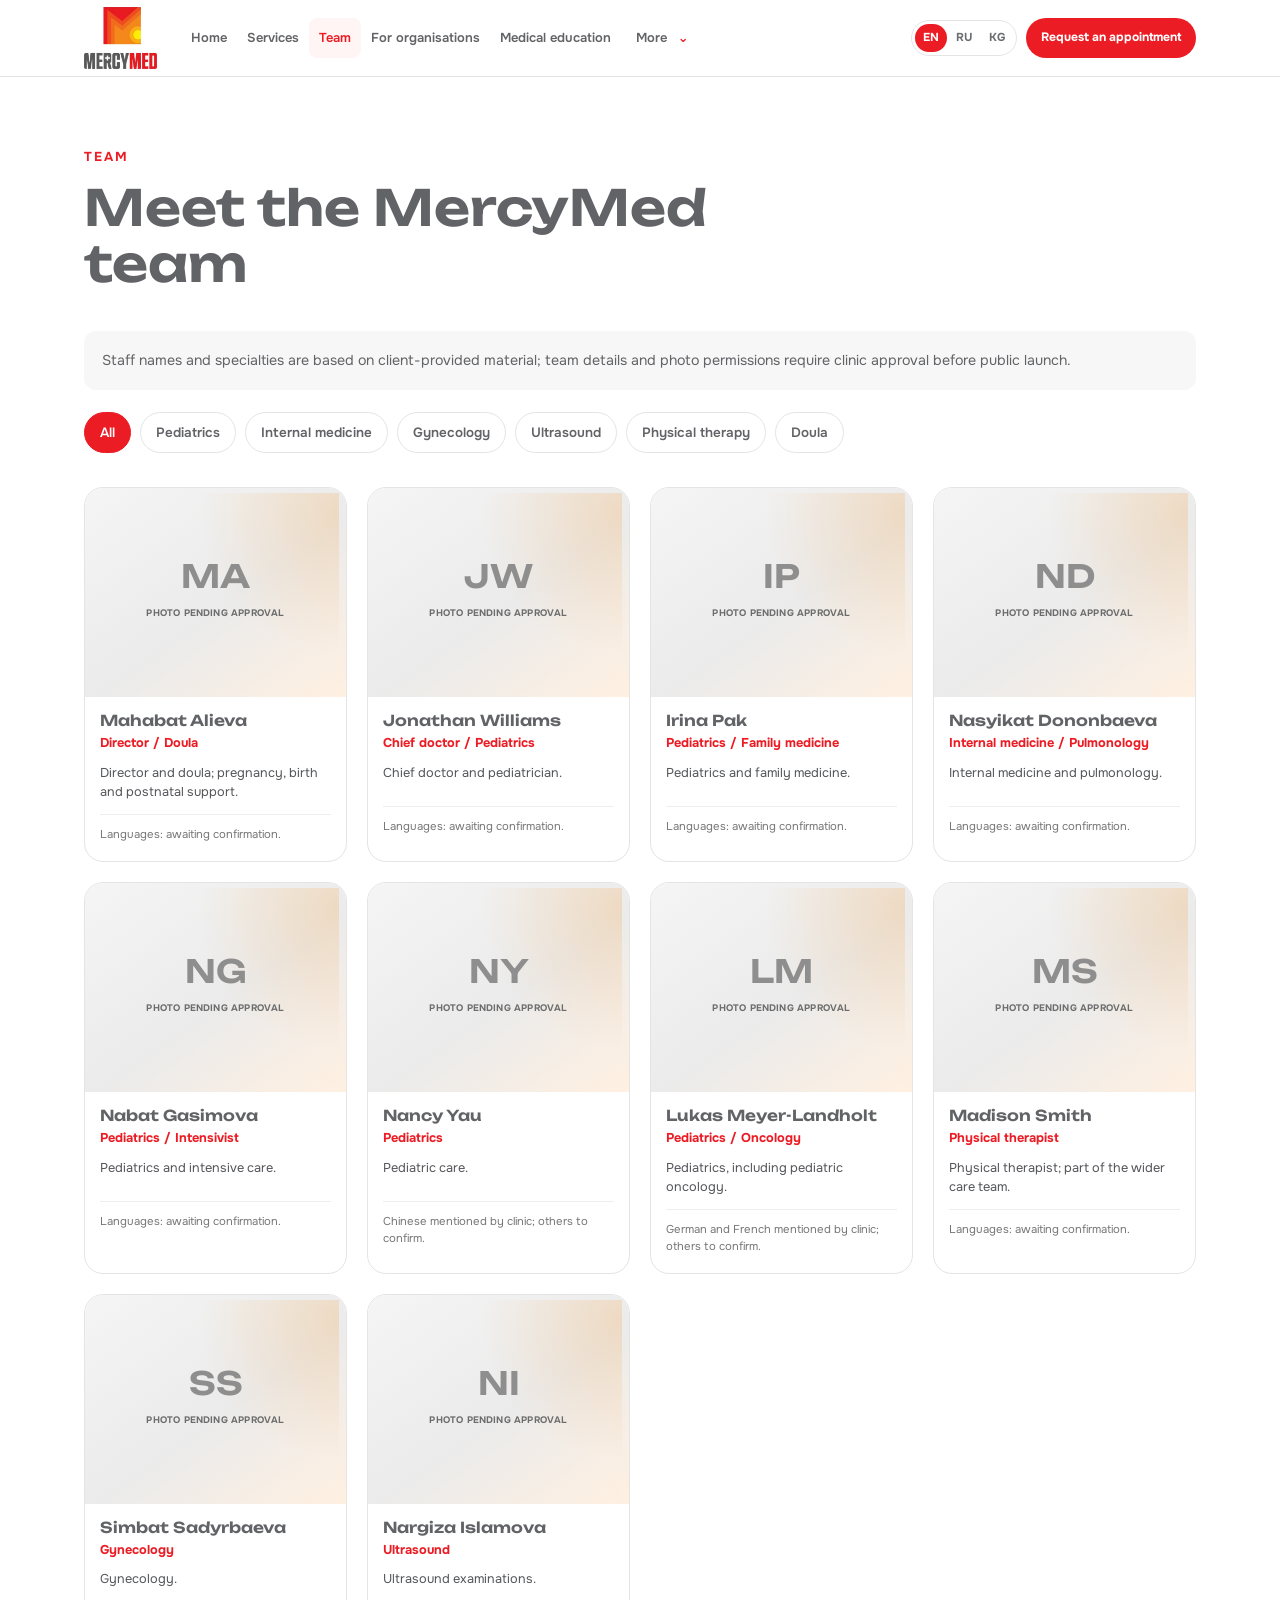
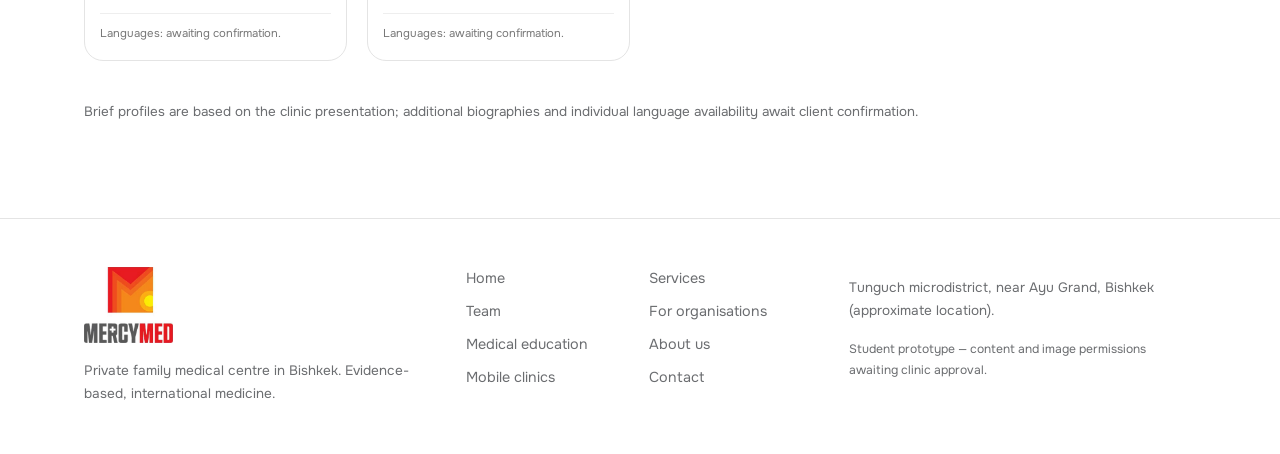
<file: hw6/team.html>
<!DOCTYPE html>
<html data-lang="en" lang="en">
 <head>
  <meta charset="utf-8"/>
  <meta content="width=device-width, initial-scale=1" name="viewport"/>
  <meta content="Meet the MercyMed team and find their specialties; clinic-approved profiles and images are pending review." name="description"/>
  <meta content="#ffffff" name="theme-color"/>
  <title>
   Our team | MercyMed
  </title>
  <link href="images/favicon.png" rel="icon" type="image/png"/>
  <link href="https://fonts.googleapis.com" rel="preconnect"/>
  <link crossorigin="" href="https://fonts.gstatic.com" rel="preconnect"/>
  <link href="https://fonts.googleapis.com/css2?family=Onest:wght@400;500;600;700&amp;family=Unbounded:wght@500;600;700&amp;display=swap" rel="stylesheet"/>
  <link href="style.css" rel="stylesheet"/>
 </head>
 <body>
  <a class="skip-link" href="#main">
   <span class="tr" data-en="Skip to main content" data-ky="&Ncy;&iecy;&gcy;&icy;&zcy;&gcy;&icy; &mcy;&acy;&zcy;&mcy;&ucy;&ncy;&gcy;&acy; ө&tcy;үү" data-ru="&Kcy; &scy;&ocy;&dcy;&iecy;&rcy;&zhcy;&icy;&mcy;&ocy;&mcy;&ucy;">
    Skip to main content
   </span>
  </a>
  <header class="site-header">
   <div class="container header-inner">
    <a aria-label="MercyMed home" class="brand" href="index.html">
     <img alt="MercyMed medical centre logo" src="images/logo.png"/>
    </a>
    <nav aria-label="Primary navigation" class="desktop-nav">
     <a href="index.html">
      <span class="tr" data-en="Home" data-ky="&Bcy;&acy;&shcy;&kcy;&ycy; &bcy;&iecy;&tcy;" data-ru="&Gcy;&lcy;&acy;&vcy;&ncy;&acy;&yacy;">
       Home
      </span>
     </a>
     <a href="services.html">
      <span class="tr" data-en="Services" data-ky="&Kcy;&ycy;&zcy;&mcy;&acy;&tcy;&tcy;&acy;&rcy;" data-ru="&Ucy;&scy;&lcy;&ucy;&gcy;&icy;">
       Services
      </span>
     </a>
     <a aria-current="page" href="team.html">
      <span class="tr" data-en="Team" data-ky="&Kcy;&ocy;&mcy;&acy;&ncy;&dcy;&acy;" data-ru="&Kcy;&ocy;&mcy;&acy;&ncy;&dcy;&acy;">
       Team
      </span>
     </a>
     <a href="corporate.html">
      <span class="tr" data-en="For organisations" data-ky="&Ucy;&yucy;&mcy;&dcy;&acy;&rcy; ү&chcy;ү&ncy;" data-ru="&Dcy;&lcy;&yacy; &ocy;&rcy;&gcy;&acy;&ncy;&icy;&zcy;&acy;&tscy;&icy;&jcy;">
       For organisations
      </span>
     </a>
     <a href="education.html">
      <span class="tr" data-en="Medical education" data-ky="&Mcy;&iecy;&dcy;&icy;&tscy;&icy;&ncy;&acy;&lcy;&ycy;&kcy; &bcy;&icy;&lcy;&icy;&mcy; &bcy;&iecy;&rcy;үү" data-ru="&Mcy;&iecy;&dcy;&ocy;&bcy;&rcy;&acy;&zcy;&ocy;&vcy;&acy;&ncy;&icy;&iecy;">
       Medical education
      </span>
     </a>
     <details class="nav-more">
      <summary aria-label="More pages">
       <span class="tr" data-en="More" data-ky="&Dcy;&acy;&gcy;&ycy;" data-ru="&IEcy;&shchcy;&iocy;">
        More
       </span>
      </summary>
      <div class="nav-more-panel">
       <a href="about.html">
        <span class="tr" data-en="About us" data-ky="&Bcy;&icy;&zcy; &zhcy;ө&ncy;ү&ncy;&dcy;ө" data-ru="&Ocy; &ncy;&acy;&scy;">
         About us
        </span>
       </a>
       <a href="mobile-clinics.html">
        <span class="tr" data-en="Mobile clinics" data-ky="&Kcy;ө&chcy;&mcy;ө &kcy;&lcy;&icy;&ncy;&icy;&kcy;&acy;&lcy;&acy;&rcy;" data-ru="&Vcy;&ycy;&iecy;&zcy;&dcy;&ncy;&ycy;&iecy; &kcy;&lcy;&icy;&ncy;&icy;&kcy;&icy;">
         Mobile clinics
        </span>
       </a>
       <a href="contact.html">
        <span class="tr" data-en="Contact" data-ky="&Bcy;&acy;&jcy;&lcy;&acy;&ncy;&ycy;&shcy;" data-ru="&Kcy;&ocy;&ncy;&tcy;&acy;&kcy;&tcy;&ycy;">
         Contact
        </span>
       </a>
      </div>
     </details>
    </nav>
    <div class="header-actions">
     <div aria-label="Site language" class="language-picker" role="group">
      <button aria-label="Show English language" class="lang-btn" data-lang="en" type="button">
       EN
      </button>
      <button aria-label="&Pcy;&ocy;&kcy;&acy;&zcy;&acy;&tcy;&softcy; &rcy;&ucy;&scy;&scy;&kcy;&icy;&jcy; &yacy;&zcy;&ycy;&kcy;" class="lang-btn" data-lang="ru" type="button">
       RU
      </button>
      <button aria-label="&Kcy;&ycy;&rcy;&gcy;&ycy;&zcy; &tcy;&icy;&lcy;&icy;&ncy; &kcy;ө&rcy;&scy;ө&tcy;үү" class="lang-btn" data-lang="ky" type="button">
       KG
      </button>
     </div>
     <a class="btn btn-primary header-cta" href="appointment.html">
      <span class="tr" data-en="Request an appointment" data-ky="&Kcy;&acy;&bcy;&ycy;&lcy;&dcy;&ocy;&ocy;&gcy;&ocy; &zhcy;&acy;&zcy;&ycy;&lcy;&ucy;&ucy;" data-ru="&Zcy;&acy;&pcy;&icy;&scy;&acy;&tcy;&softcy;&scy;&yacy; &ncy;&acy; &pcy;&rcy;&icy;&iocy;&mcy;">
       Request an appointment
      </span>
     </a>
     <button aria-controls="mobile-menu" aria-expanded="false" aria-label="Open menu" class="menu-toggle" data-aria-en="Open menu" data-aria-ky="&Mcy;&iecy;&ncy;&yucy;&ncy;&ucy; &acy;&chcy;&ucy;&ucy;" data-aria-ru="&Ocy;&tcy;&kcy;&rcy;&ycy;&tcy;&softcy; &mcy;&iecy;&ncy;&yucy;" type="button">
      <span aria-hidden="true" class="menu-lines">
       ☰
      </span>
     </button>
    </div>
   </div>
   <div class="mobile-menu" hidden="" id="mobile-menu">
    <nav aria-label="Mobile navigation" class="container mobile-nav">
     <a href="index.html">
      <span class="tr" data-en="Home" data-ky="&Bcy;&acy;&shcy;&kcy;&ycy; &bcy;&iecy;&tcy;" data-ru="&Gcy;&lcy;&acy;&vcy;&ncy;&acy;&yacy;">
       Home
      </span>
     </a>
     <a href="services.html">
      <span class="tr" data-en="Services" data-ky="&Kcy;&ycy;&zcy;&mcy;&acy;&tcy;&tcy;&acy;&rcy;" data-ru="&Ucy;&scy;&lcy;&ucy;&gcy;&icy;">
       Services
      </span>
     </a>
     <a aria-current="page" href="team.html">
      <span class="tr" data-en="Team" data-ky="&Kcy;&ocy;&mcy;&acy;&ncy;&dcy;&acy;" data-ru="&Kcy;&ocy;&mcy;&acy;&ncy;&dcy;&acy;">
       Team
      </span>
     </a>
     <a href="corporate.html">
      <span class="tr" data-en="For organisations" data-ky="&Ucy;&yucy;&mcy;&dcy;&acy;&rcy; ү&chcy;ү&ncy;" data-ru="&Dcy;&lcy;&yacy; &ocy;&rcy;&gcy;&acy;&ncy;&icy;&zcy;&acy;&tscy;&icy;&jcy;">
       For organisations
      </span>
     </a>
     <a href="education.html">
      <span class="tr" data-en="Medical education" data-ky="&Mcy;&iecy;&dcy;&icy;&tscy;&icy;&ncy;&acy;&lcy;&ycy;&kcy; &bcy;&icy;&lcy;&icy;&mcy; &bcy;&iecy;&rcy;үү" data-ru="&Mcy;&iecy;&dcy;&ocy;&bcy;&rcy;&acy;&zcy;&ocy;&vcy;&acy;&ncy;&icy;&iecy;">
       Medical education
      </span>
     </a>
     <a href="about.html">
      <span class="tr" data-en="About us" data-ky="&Bcy;&icy;&zcy; &zhcy;ө&ncy;ү&ncy;&dcy;ө" data-ru="&Ocy; &ncy;&acy;&scy;">
       About us
      </span>
     </a>
     <a href="mobile-clinics.html">
      <span class="tr" data-en="Mobile clinics" data-ky="&Kcy;ө&chcy;&mcy;ө &kcy;&lcy;&icy;&ncy;&icy;&kcy;&acy;&lcy;&acy;&rcy;" data-ru="&Vcy;&ycy;&iecy;&zcy;&dcy;&ncy;&ycy;&iecy; &kcy;&lcy;&icy;&ncy;&icy;&kcy;&icy;">
       Mobile clinics
      </span>
     </a>
     <a href="contact.html">
      <span class="tr" data-en="Contact" data-ky="&Bcy;&acy;&jcy;&lcy;&acy;&ncy;&ycy;&shcy;" data-ru="&Kcy;&ocy;&ncy;&tcy;&acy;&kcy;&tcy;&ycy;">
       Contact
      </span>
     </a>
     <a class="btn btn-primary" href="appointment.html">
      <span class="tr" data-en="Request an appointment" data-ky="&Kcy;&acy;&bcy;&ycy;&lcy;&dcy;&ocy;&ocy;&gcy;&ocy; &zhcy;&acy;&zcy;&ycy;&lcy;&ucy;&ucy;" data-ru="&Zcy;&acy;&pcy;&icy;&scy;&acy;&tcy;&softcy;&scy;&yacy; &ncy;&acy; &pcy;&rcy;&icy;&iocy;&mcy;">
       Request an appointment
      </span>
     </a>
     <div aria-label="Site language" class="language-picker mobile-langs" role="group">
      <button class="lang-btn" data-lang="en" type="button">
       EN
      </button>
      <button class="lang-btn" data-lang="ru" type="button">
       RU
      </button>
      <button class="lang-btn" data-lang="ky" type="button">
       KG
      </button>
     </div>
    </nav>
   </div>
   <div class="ky-notice" hidden="">
    <span class="tr" data-en="Translations pending clinic review." data-ky="&Kcy;&ycy;&rcy;&gcy;&ycy;&zcy;&chcy;&acy; &kcy;&ocy;&tcy;&ocy;&rcy;&mcy;&ocy;&lcy;&ocy;&rcy; &kcy;&lcy;&icy;&ncy;&icy;&kcy;&acy;&ncy;&ycy;&ncy; &tcy;&iecy;&kcy;&shcy;&iecy;&rcy;үү&scy;ү&ncy; &kcy;ү&tcy;үү&dcy;ө." data-ru="&Pcy;&iecy;&rcy;&iecy;&vcy;&ocy;&dcy;&ycy; &ocy;&zhcy;&icy;&dcy;&acy;&yucy;&tcy; &pcy;&rcy;&ocy;&vcy;&iecy;&rcy;&kcy;&icy; &kcy;&lcy;&icy;&ncy;&icy;&kcy;&icy;.">
     Translations pending clinic review.
    </span>
   </div>
  </header>
  <main id="main">
   <section class="container intro">
    <p class="eyebrow">
     <span class="tr" data-en="Team" data-ky="&Kcy;&ocy;&mcy;&acy;&ncy;&dcy;&acy;" data-ru="&Kcy;&ocy;&mcy;&acy;&ncy;&dcy;&acy;">
      Team
     </span>
    </p>
    <h1>
     <span class="tr" data-en="Meet the MercyMed team" data-ky="MercyMed &kcy;&ocy;&mcy;&acy;&ncy;&dcy;&acy;&scy;&ycy;" data-ru="&Kcy;&ocy;&mcy;&acy;&ncy;&dcy;&acy; MercyMed">
      Meet the MercyMed team
     </span>
    </h1>
   </section>
   <section class="container">
    <p class="notice photo-approval">
     <span class="tr" data-en="Staff names and specialties are based on client-provided material; team details and photo permissions require clinic approval before public launch." data-ky="&Ycy;&scy;&ycy;&mcy;&dcy;&acy;&rcy; &zhcy;&acy;&ncy;&acy; &acy;&dcy;&icy;&scy;&tcy;&icy;&kcy;&tcy;&iecy;&rcy; &kcy;&lcy;&icy;&ncy;&icy;&kcy;&acy; &bcy;&iecy;&rcy;&gcy;&iecy;&ncy; &mcy;&acy;&acy;&lcy;&ycy;&mcy;&acy;&tcy;&kcy;&acy; &ncy;&iecy;&gcy;&icy;&zcy;&dcy;&iecy;&lcy;&gcy;&iecy;&ncy;; &kcy;&ocy;&ocy;&mcy;&dcy;&ucy;&kcy; &zhcy;&acy;&rcy;&ycy;&yacy;&lcy;&ocy;&ocy;&gcy;&ocy; &chcy;&iecy;&jcy;&icy;&ncy; &kcy;&ocy;&mcy;&acy;&ncy;&dcy;&acy; &zhcy;&acy;&ncy;&acy; &scy;ү&rcy;ө&tcy; &ucy;&rcy;&ucy;&kcy;&scy;&acy;&tcy;&tcy;&acy;&rcy;&ycy; &tcy;&acy;&scy;&tcy;&ycy;&kcy;&tcy;&acy;&lcy;&ycy;&shcy;&ycy; &kcy;&iecy;&rcy;&iecy;&kcy;." data-ru="&Icy;&mcy;&iecy;&ncy;&acy; &icy; &scy;&pcy;&iecy;&tscy;&icy;&acy;&lcy;&softcy;&ncy;&ocy;&scy;&tcy;&icy; &vcy;&zcy;&yacy;&tcy;&ycy; &icy;&zcy; &mcy;&acy;&tcy;&iecy;&rcy;&icy;&acy;&lcy;&ocy;&vcy; &kcy;&lcy;&icy;&ncy;&icy;&kcy;&icy;; &scy;&ocy;&scy;&tcy;&acy;&vcy; &kcy;&ocy;&mcy;&acy;&ncy;&dcy;&ycy; &icy; &rcy;&acy;&zcy;&rcy;&iecy;&shcy;&iecy;&ncy;&icy;&yacy; &ncy;&acy; &fcy;&ocy;&tcy;&ocy; &ncy;&iecy;&ocy;&bcy;&khcy;&ocy;&dcy;&icy;&mcy;&ocy; &pcy;&ocy;&dcy;&tcy;&vcy;&iecy;&rcy;&dcy;&icy;&tcy;&softcy; &dcy;&ocy; &pcy;&ucy;&bcy;&lcy;&icy;&chcy;&ncy;&ocy;&gcy;&ocy; &zcy;&acy;&pcy;&ucy;&scy;&kcy;&acy;.">
      Staff names and specialties are based on client-provided material; team details and photo permissions require clinic approval before public launch.
     </span>
    </p>
    <div aria-label="Filter by specialty" class="filter-bar" role="group">
     <button aria-pressed="true" class="filter-btn" data-filter="all" type="button">
      <span class="tr" data-en="All" data-ky="&Bcy;&acy;&acy;&rcy;&ycy;" data-ru="&Vcy;&scy;&iecy;">
       All
      </span>
     </button>
     <button aria-pressed="false" class="filter-btn" data-filter="pediatrics" type="button">
      <span class="tr" data-en="Pediatrics" data-ky="&Pcy;&iecy;&dcy;&icy;&acy;&tcy;&rcy;&icy;&yacy;" data-ru="&Pcy;&iecy;&dcy;&icy;&acy;&tcy;&rcy;&icy;&yacy;">
       Pediatrics
      </span>
     </button>
     <button aria-pressed="false" class="filter-btn" data-filter="internal" type="button">
      <span class="tr" data-en="Internal medicine" data-ky="&Icy;&chcy;&kcy;&icy; &ocy;&ocy;&rcy;&ucy;&lcy;&acy;&rcy;" data-ru="&Tcy;&iecy;&rcy;&acy;&pcy;&icy;&yacy;">
       Internal medicine
      </span>
     </button>
     <button aria-pressed="false" class="filter-btn" data-filter="gynecology" type="button">
      <span class="tr" data-en="Gynecology" data-ky="&Gcy;&icy;&ncy;&iecy;&kcy;&ocy;&lcy;&ocy;&gcy;&icy;&yacy;" data-ru="&Gcy;&icy;&ncy;&iecy;&kcy;&ocy;&lcy;&ocy;&gcy;&icy;&yacy;">
       Gynecology
      </span>
     </button>
     <button aria-pressed="false" class="filter-btn" data-filter="ultrasound" type="button">
      <span class="tr" data-en="Ultrasound" data-ky="&Ucy;&Zcy;&Icy;" data-ru="&Ucy;&Zcy;&Icy;">
       Ultrasound
      </span>
     </button>
     <button aria-pressed="false" class="filter-btn" data-filter="therapy" type="button">
      <span class="tr" data-en="Physical therapy" data-ky="&Fcy;&icy;&zcy;&icy;&ocy;&tcy;&iecy;&rcy;&acy;&pcy;&icy;&yacy;" data-ru="&Fcy;&icy;&zcy;&icy;&ocy;&tcy;&iecy;&rcy;&acy;&pcy;&icy;&yacy;">
       Physical therapy
      </span>
     </button>
     <button aria-pressed="false" class="filter-btn" data-filter="doula" type="button">
      <span class="tr" data-en="Doula" data-ky="&Dcy;&ocy;&ucy;&lcy;&acy;" data-ru="&Dcy;&ocy;&ucy;&lcy;&acy;">
       Doula
      </span>
     </button>
    </div>
    <ul class="team-grid">
     <li class="team-member" data-specialty="doula" id="member-alieva">
      <div aria-label="Portrait placeholder for Mahabat Alieva, Director / Doula. Photo approval pending." class="team-portrait-placeholder" role="img">
       <span aria-hidden="true" class="portrait-initials">
        MA
       </span>
       <span class="portrait-state">
        <span class="tr" data-en="Photo pending approval" data-ky="&Scy;ү&rcy;ө&tcy; &mcy;&acy;&kcy;&ucy;&lcy;&dcy;&ucy;&kcy;&tcy;&ucy; &kcy;ү&tcy;үү&dcy;ө" data-ru="&Fcy;&ocy;&tcy;&ocy; &ocy;&zhcy;&icy;&dcy;&acy;&iecy;&tcy; &scy;&ocy;&gcy;&lcy;&acy;&scy;&ocy;&vcy;&acy;&ncy;&icy;&yacy;">
         Photo pending approval
        </span>
       </span>
      </div>
      <h2>
       Mahabat Alieva
      </h2>
      <p class="member-role">
       <span class="tr" data-en="Director / Doula" data-ky="&Dcy;&icy;&rcy;&iecy;&kcy;&tcy;&ocy;&rcy; / &Dcy;&ocy;&ucy;&lcy;&acy;" data-ru="&Dcy;&icy;&rcy;&iecy;&kcy;&tcy;&ocy;&rcy; / &Dcy;&ocy;&ucy;&lcy;&acy;">
        Director / Doula
       </span>
      </p>
      <p class="member-description">
       <span class="tr" data-en="Director and doula; pregnancy, birth and postnatal support." data-ky="&Dcy;&icy;&rcy;&iecy;&kcy;&tcy;&ocy;&rcy; &zhcy;&acy;&ncy;&acy; &dcy;&ocy;&ucy;&lcy;&acy;; &kcy;&ocy;&shcy; &bcy;&ocy;&jcy;&lcy;&ucy;&ucy;&lcy;&ucy;&kcy;&tcy;&acy;, &tcy;ө&rcy;ө&tcy;&tcy;ө &zhcy;&acy;&ncy;&acy; &tcy;ө&rcy;ө&tcy;&tcy;ө&ncy; &kcy;&icy;&jcy;&icy;&ncy; &zhcy;&acy;&rcy;&dcy;&acy;&mcy;." data-ru="&Dcy;&icy;&rcy;&iecy;&kcy;&tcy;&ocy;&rcy; &icy; &dcy;&ocy;&ucy;&lcy;&acy;; &pcy;&ocy;&dcy;&dcy;&iecy;&rcy;&zhcy;&kcy;&acy; &vcy;&ocy; &vcy;&rcy;&iecy;&mcy;&yacy; &bcy;&iecy;&rcy;&iecy;&mcy;&iecy;&ncy;&ncy;&ocy;&scy;&tcy;&icy;, &rcy;&ocy;&dcy;&ocy;&vcy; &icy; &pcy;&ocy;&scy;&lcy;&iecy; &rcy;&ocy;&dcy;&ocy;&vcy;.">
        Director and doula; pregnancy, birth and postnatal support.
       </span>
      </p>
      <p class="member-language">
       <span class="tr" data-en="Languages: awaiting confirmation." data-ky="&Kcy;&acy;&bcy;&ycy;&lcy; &acy;&lcy;&ucy;&ucy; &tcy;&icy;&lcy;&dcy;&iecy;&rcy;&icy;: &tcy;&acy;&kcy;&tcy;&acy;&lcy;&ucy;&ucy;&dcy;&acy;." data-ru="&YAcy;&zcy;&ycy;&kcy;&icy; &kcy;&ocy;&ncy;&scy;&ucy;&lcy;&softcy;&tcy;&acy;&tscy;&icy;&icy;: &ucy;&tcy;&ocy;&chcy;&ncy;&yacy;&yucy;&tcy;&scy;&yacy;.">
        Languages: awaiting confirmation.
       </span>
      </p>
     </li>
     <li class="team-member" data-specialty="pediatrics" id="member-williams">
      <div aria-label="Portrait placeholder for Jonathan Williams, Chief doctor / Pediatrics. Photo approval pending." class="team-portrait-placeholder" role="img">
       <span aria-hidden="true" class="portrait-initials">
        JW
       </span>
       <span class="portrait-state">
        <span class="tr" data-en="Photo pending approval" data-ky="&Scy;ү&rcy;ө&tcy; &mcy;&acy;&kcy;&ucy;&lcy;&dcy;&ucy;&kcy;&tcy;&ucy; &kcy;ү&tcy;үү&dcy;ө" data-ru="&Fcy;&ocy;&tcy;&ocy; &ocy;&zhcy;&icy;&dcy;&acy;&iecy;&tcy; &scy;&ocy;&gcy;&lcy;&acy;&scy;&ocy;&vcy;&acy;&ncy;&icy;&yacy;">
         Photo pending approval
        </span>
       </span>
      </div>
      <h2>
       Jonathan Williams
      </h2>
      <p class="member-role">
       <span class="tr" data-en="Chief doctor / Pediatrics" data-ky="&Bcy;&acy;&shcy;&kcy;&ycy; &dcy;&acy;&rcy;&ycy;&gcy;&iecy;&rcy; / &Pcy;&iecy;&dcy;&icy;&acy;&tcy;&rcy;&icy;&yacy;" data-ru="&Gcy;&lcy;&acy;&vcy;&ncy;&ycy;&jcy; &vcy;&rcy;&acy;&chcy; / &Pcy;&iecy;&dcy;&icy;&acy;&tcy;&rcy;&icy;&yacy;">
        Chief doctor / Pediatrics
       </span>
      </p>
      <p class="member-description">
       <span class="tr" data-en="Chief doctor and pediatrician." data-ky="&Bcy;&acy;&shcy;&kcy;&ycy; &dcy;&acy;&rcy;&ycy;&gcy;&iecy;&rcy; &zhcy;&acy;&ncy;&acy; &pcy;&iecy;&dcy;&icy;&acy;&tcy;&rcy;." data-ru="&Gcy;&lcy;&acy;&vcy;&ncy;&ycy;&jcy; &vcy;&rcy;&acy;&chcy; &icy; &pcy;&iecy;&dcy;&icy;&acy;&tcy;&rcy;.">
        Chief doctor and pediatrician.
       </span>
      </p>
      <p class="member-language">
       <span class="tr" data-en="Languages: awaiting confirmation." data-ky="&Kcy;&acy;&bcy;&ycy;&lcy; &acy;&lcy;&ucy;&ucy; &tcy;&icy;&lcy;&dcy;&iecy;&rcy;&icy;: &tcy;&acy;&kcy;&tcy;&acy;&lcy;&ucy;&ucy;&dcy;&acy;." data-ru="&YAcy;&zcy;&ycy;&kcy;&icy; &kcy;&ocy;&ncy;&scy;&ucy;&lcy;&softcy;&tcy;&acy;&tscy;&icy;&icy;: &ucy;&tcy;&ocy;&chcy;&ncy;&yacy;&yucy;&tcy;&scy;&yacy;.">
        Languages: awaiting confirmation.
       </span>
      </p>
     </li>
     <li class="team-member" data-specialty="pediatrics" id="member-pak">
      <div aria-label="Portrait placeholder for Irina Pak, Pediatrics / Family medicine. Photo approval pending." class="team-portrait-placeholder" role="img">
       <span aria-hidden="true" class="portrait-initials">
        IP
       </span>
       <span class="portrait-state">
        <span class="tr" data-en="Photo pending approval" data-ky="&Scy;ү&rcy;ө&tcy; &mcy;&acy;&kcy;&ucy;&lcy;&dcy;&ucy;&kcy;&tcy;&ucy; &kcy;ү&tcy;үү&dcy;ө" data-ru="&Fcy;&ocy;&tcy;&ocy; &ocy;&zhcy;&icy;&dcy;&acy;&iecy;&tcy; &scy;&ocy;&gcy;&lcy;&acy;&scy;&ocy;&vcy;&acy;&ncy;&icy;&yacy;">
         Photo pending approval
        </span>
       </span>
      </div>
      <h2>
       Irina Pak
      </h2>
      <p class="member-role">
       <span class="tr" data-en="Pediatrics / Family medicine" data-ky="&Pcy;&iecy;&dcy;&icy;&acy;&tcy;&rcy;&icy;&yacy; / Ү&jcy;-&bcy;ү&lcy;ө&lcy;ү&kcy; &mcy;&iecy;&dcy;&icy;&tscy;&icy;&ncy;&acy;" data-ru="&Pcy;&iecy;&dcy;&icy;&acy;&tcy;&rcy;&icy;&yacy; / &Scy;&iecy;&mcy;&iecy;&jcy;&ncy;&acy;&yacy; &mcy;&iecy;&dcy;&icy;&tscy;&icy;&ncy;&acy;">
        Pediatrics / Family medicine
       </span>
      </p>
      <p class="member-description">
       <span class="tr" data-en="Pediatrics and family medicine." data-ky="&Pcy;&iecy;&dcy;&icy;&acy;&tcy;&rcy;&icy;&yacy; &zhcy;&acy;&ncy;&acy; ү&jcy;-&bcy;ү&lcy;ө&lcy;ү&kcy; &mcy;&iecy;&dcy;&icy;&tscy;&icy;&ncy;&acy;." data-ru="&Pcy;&iecy;&dcy;&icy;&acy;&tcy;&rcy;&icy;&yacy; &icy; &scy;&iecy;&mcy;&iecy;&jcy;&ncy;&acy;&yacy; &mcy;&iecy;&dcy;&icy;&tscy;&icy;&ncy;&acy;.">
        Pediatrics and family medicine.
       </span>
      </p>
      <p class="member-language">
       <span class="tr" data-en="Languages: awaiting confirmation." data-ky="&Kcy;&acy;&bcy;&ycy;&lcy; &acy;&lcy;&ucy;&ucy; &tcy;&icy;&lcy;&dcy;&iecy;&rcy;&icy;: &tcy;&acy;&kcy;&tcy;&acy;&lcy;&ucy;&ucy;&dcy;&acy;." data-ru="&YAcy;&zcy;&ycy;&kcy;&icy; &kcy;&ocy;&ncy;&scy;&ucy;&lcy;&softcy;&tcy;&acy;&tscy;&icy;&icy;: &ucy;&tcy;&ocy;&chcy;&ncy;&yacy;&yucy;&tcy;&scy;&yacy;.">
        Languages: awaiting confirmation.
       </span>
      </p>
     </li>
     <li class="team-member" data-specialty="internal" id="member-dononbaeva">
      <div aria-label="Portrait placeholder for Nasyikat Dononbaeva, Internal medicine / Pulmonology. Photo approval pending." class="team-portrait-placeholder" role="img">
       <span aria-hidden="true" class="portrait-initials">
        ND
       </span>
       <span class="portrait-state">
        <span class="tr" data-en="Photo pending approval" data-ky="&Scy;ү&rcy;ө&tcy; &mcy;&acy;&kcy;&ucy;&lcy;&dcy;&ucy;&kcy;&tcy;&ucy; &kcy;ү&tcy;үү&dcy;ө" data-ru="&Fcy;&ocy;&tcy;&ocy; &ocy;&zhcy;&icy;&dcy;&acy;&iecy;&tcy; &scy;&ocy;&gcy;&lcy;&acy;&scy;&ocy;&vcy;&acy;&ncy;&icy;&yacy;">
         Photo pending approval
        </span>
       </span>
      </div>
      <h2>
       Nasyikat Dononbaeva
      </h2>
      <p class="member-role">
       <span class="tr" data-en="Internal medicine / Pulmonology" data-ky="&Icy;&chcy;&kcy;&icy; &ocy;&ocy;&rcy;&ucy;&lcy;&acy;&rcy; / &Pcy;&ucy;&lcy;&softcy;&mcy;&ocy;&ncy;&ocy;&lcy;&ocy;&gcy;&icy;&yacy;" data-ru="&Tcy;&iecy;&rcy;&acy;&pcy;&icy;&yacy; / &Pcy;&ucy;&lcy;&softcy;&mcy;&ocy;&ncy;&ocy;&lcy;&ocy;&gcy;&icy;&yacy;">
        Internal medicine / Pulmonology
       </span>
      </p>
      <p class="member-description">
       <span class="tr" data-en="Internal medicine and pulmonology." data-ky="&Icy;&chcy;&kcy;&icy; &ocy;&ocy;&rcy;&ucy;&lcy;&acy;&rcy; &zhcy;&acy;&ncy;&acy; &pcy;&ucy;&lcy;&softcy;&mcy;&ocy;&ncy;&ocy;&lcy;&ocy;&gcy;&icy;&yacy;." data-ru="&Tcy;&iecy;&rcy;&acy;&pcy;&icy;&yacy; &icy; &pcy;&ucy;&lcy;&softcy;&mcy;&ocy;&ncy;&ocy;&lcy;&ocy;&gcy;&icy;&yacy;.">
        Internal medicine and pulmonology.
       </span>
      </p>
      <p class="member-language">
       <span class="tr" data-en="Languages: awaiting confirmation." data-ky="&Kcy;&acy;&bcy;&ycy;&lcy; &acy;&lcy;&ucy;&ucy; &tcy;&icy;&lcy;&dcy;&iecy;&rcy;&icy;: &tcy;&acy;&kcy;&tcy;&acy;&lcy;&ucy;&ucy;&dcy;&acy;." data-ru="&YAcy;&zcy;&ycy;&kcy;&icy; &kcy;&ocy;&ncy;&scy;&ucy;&lcy;&softcy;&tcy;&acy;&tscy;&icy;&icy;: &ucy;&tcy;&ocy;&chcy;&ncy;&yacy;&yucy;&tcy;&scy;&yacy;.">
        Languages: awaiting confirmation.
       </span>
      </p>
     </li>
     <li class="team-member" data-specialty="pediatrics" id="member-gasimova">
      <div aria-label="Portrait placeholder for Nabat Gasimova, Pediatrics / Intensivist. Photo approval pending." class="team-portrait-placeholder" role="img">
       <span aria-hidden="true" class="portrait-initials">
        NG
       </span>
       <span class="portrait-state">
        <span class="tr" data-en="Photo pending approval" data-ky="&Scy;ү&rcy;ө&tcy; &mcy;&acy;&kcy;&ucy;&lcy;&dcy;&ucy;&kcy;&tcy;&ucy; &kcy;ү&tcy;үү&dcy;ө" data-ru="&Fcy;&ocy;&tcy;&ocy; &ocy;&zhcy;&icy;&dcy;&acy;&iecy;&tcy; &scy;&ocy;&gcy;&lcy;&acy;&scy;&ocy;&vcy;&acy;&ncy;&icy;&yacy;">
         Photo pending approval
        </span>
       </span>
      </div>
      <h2>
       Nabat Gasimova
      </h2>
      <p class="member-role">
       <span class="tr" data-en="Pediatrics / Intensivist" data-ky="&Pcy;&iecy;&dcy;&icy;&acy;&tcy;&rcy;&icy;&yacy; / &Rcy;&iecy;&acy;&ncy;&icy;&mcy;&acy;&tcy;&ocy;&lcy;&ocy;&gcy;" data-ru="&Pcy;&iecy;&dcy;&icy;&acy;&tcy;&rcy;&icy;&yacy; / &Rcy;&iecy;&acy;&ncy;&icy;&mcy;&acy;&tcy;&ocy;&lcy;&ocy;&gcy;">
        Pediatrics / Intensivist
       </span>
      </p>
      <p class="member-description">
       <span class="tr" data-en="Pediatrics and intensive care." data-ky="&Pcy;&iecy;&dcy;&icy;&acy;&tcy;&rcy;&icy;&yacy; &zhcy;&acy;&ncy;&acy; &rcy;&iecy;&acy;&ncy;&icy;&mcy;&acy;&tcy;&ocy;&lcy;&ocy;&gcy;&icy;&yacy;." data-ru="&Pcy;&iecy;&dcy;&icy;&acy;&tcy;&rcy;&icy;&yacy; &icy; &rcy;&iecy;&acy;&ncy;&icy;&mcy;&acy;&tcy;&ocy;&lcy;&ocy;&gcy;&icy;&yacy;.">
        Pediatrics and intensive care.
       </span>
      </p>
      <p class="member-language">
       <span class="tr" data-en="Languages: awaiting confirmation." data-ky="&Kcy;&acy;&bcy;&ycy;&lcy; &acy;&lcy;&ucy;&ucy; &tcy;&icy;&lcy;&dcy;&iecy;&rcy;&icy;: &tcy;&acy;&kcy;&tcy;&acy;&lcy;&ucy;&ucy;&dcy;&acy;." data-ru="&YAcy;&zcy;&ycy;&kcy;&icy; &kcy;&ocy;&ncy;&scy;&ucy;&lcy;&softcy;&tcy;&acy;&tscy;&icy;&icy;: &ucy;&tcy;&ocy;&chcy;&ncy;&yacy;&yucy;&tcy;&scy;&yacy;.">
        Languages: awaiting confirmation.
       </span>
      </p>
     </li>
     <li class="team-member" data-specialty="pediatrics" id="member-yau">
      <div aria-label="Portrait placeholder for Nancy Yau, Pediatrics. Photo approval pending." class="team-portrait-placeholder" role="img">
       <span aria-hidden="true" class="portrait-initials">
        NY
       </span>
       <span class="portrait-state">
        <span class="tr" data-en="Photo pending approval" data-ky="&Scy;ү&rcy;ө&tcy; &mcy;&acy;&kcy;&ucy;&lcy;&dcy;&ucy;&kcy;&tcy;&ucy; &kcy;ү&tcy;үү&dcy;ө" data-ru="&Fcy;&ocy;&tcy;&ocy; &ocy;&zhcy;&icy;&dcy;&acy;&iecy;&tcy; &scy;&ocy;&gcy;&lcy;&acy;&scy;&ocy;&vcy;&acy;&ncy;&icy;&yacy;">
         Photo pending approval
        </span>
       </span>
      </div>
      <h2>
       Nancy Yau
      </h2>
      <p class="member-role">
       <span class="tr" data-en="Pediatrics" data-ky="&Pcy;&iecy;&dcy;&icy;&acy;&tcy;&rcy;&icy;&yacy;" data-ru="&Pcy;&iecy;&dcy;&icy;&acy;&tcy;&rcy;&icy;&yacy;">
        Pediatrics
       </span>
      </p>
      <p class="member-description">
       <span class="tr" data-en="Pediatric care." data-ky="&Pcy;&iecy;&dcy;&icy;&acy;&tcy;&rcy;&icy;&yacy;&lcy;&ycy;&kcy; &zhcy;&acy;&rcy;&dcy;&acy;&mcy;." data-ru="&Pcy;&iecy;&dcy;&icy;&acy;&tcy;&rcy;&icy;&chcy;&iecy;&scy;&kcy;&acy;&yacy; &pcy;&ocy;&mcy;&ocy;&shchcy;&softcy;.">
        Pediatric care.
       </span>
      </p>
      <p class="member-language">
       <span class="tr" data-en="Chinese mentioned by clinic; others to confirm." data-ky="&Kcy;&ycy;&tcy;&acy;&jcy; &tcy;&icy;&lcy;&icy; &kcy;&lcy;&icy;&ncy;&icy;&kcy;&acy; &tcy;&acy;&rcy;&acy;&bcy;&ycy;&ncy;&acy;&ncy; &bcy;&iecy;&lcy;&gcy;&icy;&lcy;&iecy;&ncy;&gcy;&iecy;&ncy;; &bcy;&acy;&shcy;&kcy;&acy; &tcy;&icy;&lcy;&dcy;&iecy;&rcy; &tcy;&acy;&kcy;&tcy;&acy;&lcy;&ucy;&ucy;&dcy;&acy;." data-ru="&Kcy;&icy;&tcy;&acy;&jcy;&scy;&kcy;&icy;&jcy; &ucy;&kcy;&acy;&zcy;&acy;&ncy; &kcy;&lcy;&icy;&ncy;&icy;&kcy;&ocy;&jcy;; &ocy;&scy;&tcy;&acy;&lcy;&softcy;&ncy;&ycy;&iecy; &yacy;&zcy;&ycy;&kcy;&icy; &ucy;&tcy;&ocy;&chcy;&ncy;&yacy;&yucy;&tcy;&scy;&yacy;.">
        Chinese mentioned by clinic; others to confirm.
       </span>
      </p>
     </li>
     <li class="team-member" data-specialty="pediatrics" id="member-meyer">
      <div aria-label="Portrait placeholder for Lukas Meyer-Landholt, Pediatrics / Oncology. Photo approval pending." class="team-portrait-placeholder" role="img">
       <span aria-hidden="true" class="portrait-initials">
        LM
       </span>
       <span class="portrait-state">
        <span class="tr" data-en="Photo pending approval" data-ky="&Scy;ү&rcy;ө&tcy; &mcy;&acy;&kcy;&ucy;&lcy;&dcy;&ucy;&kcy;&tcy;&ucy; &kcy;ү&tcy;үү&dcy;ө" data-ru="&Fcy;&ocy;&tcy;&ocy; &ocy;&zhcy;&icy;&dcy;&acy;&iecy;&tcy; &scy;&ocy;&gcy;&lcy;&acy;&scy;&ocy;&vcy;&acy;&ncy;&icy;&yacy;">
         Photo pending approval
        </span>
       </span>
      </div>
      <h2>
       Lukas Meyer-Landholt
      </h2>
      <p class="member-role">
       <span class="tr" data-en="Pediatrics / Oncology" data-ky="&Pcy;&iecy;&dcy;&icy;&acy;&tcy;&rcy;&icy;&yacy; / &Ocy;&ncy;&kcy;&ocy;&lcy;&ocy;&gcy;&icy;&yacy;" data-ru="&Pcy;&iecy;&dcy;&icy;&acy;&tcy;&rcy;&icy;&yacy; / &Ocy;&ncy;&kcy;&ocy;&lcy;&ocy;&gcy;&icy;&yacy;">
        Pediatrics / Oncology
       </span>
      </p>
      <p class="member-description">
       <span class="tr" data-en="Pediatrics, including pediatric oncology." data-ky="&Pcy;&iecy;&dcy;&icy;&acy;&tcy;&rcy;&icy;&yacy;, &acy;&ncy;&ycy;&ncy; &icy;&chcy;&icy;&ncy;&dcy;&iecy; &bcy;&acy;&lcy;&dcy;&acy;&rcy; &ocy;&ncy;&kcy;&ocy;&lcy;&ocy;&gcy;&icy;&yacy;&scy;&ycy;." data-ru="&Pcy;&iecy;&dcy;&icy;&acy;&tcy;&rcy;&icy;&yacy;, &vcy; &tcy;&ocy;&mcy; &chcy;&icy;&scy;&lcy;&iecy; &dcy;&iecy;&tcy;&scy;&kcy;&acy;&yacy; &ocy;&ncy;&kcy;&ocy;&lcy;&ocy;&gcy;&icy;&yacy;.">
        Pediatrics, including pediatric oncology.
       </span>
      </p>
      <p class="member-language">
       <span class="tr" data-en="German and French mentioned by clinic; others to confirm." data-ky="&Ncy;&iecy;&mcy;&icy;&scy; &zhcy;&acy;&ncy;&acy; &fcy;&rcy;&acy;&ncy;&tscy;&ucy;&zcy; &tcy;&icy;&lcy;&dcy;&iecy;&rcy;&icy; &kcy;&lcy;&icy;&ncy;&icy;&kcy;&acy; &tcy;&acy;&rcy;&acy;&bcy;&ycy;&ncy;&acy;&ncy; &bcy;&iecy;&lcy;&gcy;&icy;&lcy;&iecy;&ncy;&gcy;&iecy;&ncy;; &bcy;&acy;&shcy;&kcy;&acy; &tcy;&icy;&lcy;&dcy;&iecy;&rcy; &tcy;&acy;&kcy;&tcy;&acy;&lcy;&ucy;&ucy;&dcy;&acy;." data-ru="&Ncy;&iecy;&mcy;&iecy;&tscy;&kcy;&icy;&jcy; &icy; &fcy;&rcy;&acy;&ncy;&tscy;&ucy;&zcy;&scy;&kcy;&icy;&jcy; &ucy;&kcy;&acy;&zcy;&acy;&ncy;&ycy; &kcy;&lcy;&icy;&ncy;&icy;&kcy;&ocy;&jcy;; &ocy;&scy;&tcy;&acy;&lcy;&softcy;&ncy;&ycy;&iecy; &yacy;&zcy;&ycy;&kcy;&icy; &ucy;&tcy;&ocy;&chcy;&ncy;&yacy;&yucy;&tcy;&scy;&yacy;.">
        German and French mentioned by clinic; others to confirm.
       </span>
      </p>
     </li>
     <li class="team-member" data-specialty="therapy" id="member-smith">
      <div aria-label="Portrait placeholder for Madison Smith, Physical therapist. Photo approval pending." class="team-portrait-placeholder" role="img">
       <span aria-hidden="true" class="portrait-initials">
        MS
       </span>
       <span class="portrait-state">
        <span class="tr" data-en="Photo pending approval" data-ky="&Scy;ү&rcy;ө&tcy; &mcy;&acy;&kcy;&ucy;&lcy;&dcy;&ucy;&kcy;&tcy;&ucy; &kcy;ү&tcy;үү&dcy;ө" data-ru="&Fcy;&ocy;&tcy;&ocy; &ocy;&zhcy;&icy;&dcy;&acy;&iecy;&tcy; &scy;&ocy;&gcy;&lcy;&acy;&scy;&ocy;&vcy;&acy;&ncy;&icy;&yacy;">
         Photo pending approval
        </span>
       </span>
      </div>
      <h2>
       Madison Smith
      </h2>
      <p class="member-role">
       <span class="tr" data-en="Physical therapist" data-ky="&Fcy;&icy;&zcy;&icy;&ocy;&tcy;&iecy;&rcy;&acy;&pcy;&iecy;&vcy;&tcy;" data-ru="&Fcy;&icy;&zcy;&icy;&ocy;&tcy;&iecy;&rcy;&acy;&pcy;&iecy;&vcy;&tcy;">
        Physical therapist
       </span>
      </p>
      <p class="member-description">
       <span class="tr" data-en="Physical therapist; part of the wider care team." data-ky="&Fcy;&icy;&zcy;&icy;&ocy;&tcy;&iecy;&rcy;&acy;&pcy;&iecy;&vcy;&tcy;, &kcy;&lcy;&icy;&ncy;&icy;&kcy;&acy;&ncy;&ycy;&ncy; &kcy;&ocy;&mcy;&acy;&ncy;&dcy;&acy;&scy;&ycy;&ncy;&ycy;&ncy; &mcy;ү&chcy;ө&scy;ү." data-ru="&Fcy;&icy;&zcy;&icy;&ocy;&tcy;&iecy;&rcy;&acy;&pcy;&iecy;&vcy;&tcy;, &scy;&pcy;&iecy;&tscy;&icy;&acy;&lcy;&icy;&scy;&tcy; &kcy;&ocy;&mcy;&acy;&ncy;&dcy;&ycy; &kcy;&lcy;&icy;&ncy;&icy;&kcy;&icy;.">
        Physical therapist; part of the wider care team.
       </span>
      </p>
      <p class="member-language">
       <span class="tr" data-en="Languages: awaiting confirmation." data-ky="&Kcy;&acy;&bcy;&ycy;&lcy; &acy;&lcy;&ucy;&ucy; &tcy;&icy;&lcy;&dcy;&iecy;&rcy;&icy;: &tcy;&acy;&kcy;&tcy;&acy;&lcy;&ucy;&ucy;&dcy;&acy;." data-ru="&YAcy;&zcy;&ycy;&kcy;&icy; &kcy;&ocy;&ncy;&scy;&ucy;&lcy;&softcy;&tcy;&acy;&tscy;&icy;&icy;: &ucy;&tcy;&ocy;&chcy;&ncy;&yacy;&yucy;&tcy;&scy;&yacy;.">
        Languages: awaiting confirmation.
       </span>
      </p>
     </li>
     <li class="team-member" data-specialty="gynecology" id="member-sadyrbaeva">
      <div aria-label="Portrait placeholder for Simbat Sadyrbaeva, Gynecology. Photo approval pending." class="team-portrait-placeholder" role="img">
       <span aria-hidden="true" class="portrait-initials">
        SS
       </span>
       <span class="portrait-state">
        <span class="tr" data-en="Photo pending approval" data-ky="&Scy;ү&rcy;ө&tcy; &mcy;&acy;&kcy;&ucy;&lcy;&dcy;&ucy;&kcy;&tcy;&ucy; &kcy;ү&tcy;үү&dcy;ө" data-ru="&Fcy;&ocy;&tcy;&ocy; &ocy;&zhcy;&icy;&dcy;&acy;&iecy;&tcy; &scy;&ocy;&gcy;&lcy;&acy;&scy;&ocy;&vcy;&acy;&ncy;&icy;&yacy;">
         Photo pending approval
        </span>
       </span>
      </div>
      <h2>
       Simbat Sadyrbaeva
      </h2>
      <p class="member-role">
       <span class="tr" data-en="Gynecology" data-ky="&Gcy;&icy;&ncy;&iecy;&kcy;&ocy;&lcy;&ocy;&gcy;&icy;&yacy;" data-ru="&Gcy;&icy;&ncy;&iecy;&kcy;&ocy;&lcy;&ocy;&gcy;&icy;&yacy;">
        Gynecology
       </span>
      </p>
      <p class="member-description">
       <span class="tr" data-en="Gynecology." data-ky="&Gcy;&icy;&ncy;&iecy;&kcy;&ocy;&lcy;&ocy;&gcy;&icy;&yacy;." data-ru="&Gcy;&icy;&ncy;&iecy;&kcy;&ocy;&lcy;&ocy;&gcy;&icy;&yacy;.">
        Gynecology.
       </span>
      </p>
      <p class="member-language">
       <span class="tr" data-en="Languages: awaiting confirmation." data-ky="&Kcy;&acy;&bcy;&ycy;&lcy; &acy;&lcy;&ucy;&ucy; &tcy;&icy;&lcy;&dcy;&iecy;&rcy;&icy;: &tcy;&acy;&kcy;&tcy;&acy;&lcy;&ucy;&ucy;&dcy;&acy;." data-ru="&YAcy;&zcy;&ycy;&kcy;&icy; &kcy;&ocy;&ncy;&scy;&ucy;&lcy;&softcy;&tcy;&acy;&tscy;&icy;&icy;: &ucy;&tcy;&ocy;&chcy;&ncy;&yacy;&yucy;&tcy;&scy;&yacy;.">
        Languages: awaiting confirmation.
       </span>
      </p>
     </li>
     <li class="team-member" data-specialty="ultrasound" id="member-islamova">
      <div aria-label="Portrait placeholder for Nargiza Islamova, Ultrasound. Photo approval pending." class="team-portrait-placeholder" role="img">
       <span aria-hidden="true" class="portrait-initials">
        NI
       </span>
       <span class="portrait-state">
        <span class="tr" data-en="Photo pending approval" data-ky="&Scy;ү&rcy;ө&tcy; &mcy;&acy;&kcy;&ucy;&lcy;&dcy;&ucy;&kcy;&tcy;&ucy; &kcy;ү&tcy;үү&dcy;ө" data-ru="&Fcy;&ocy;&tcy;&ocy; &ocy;&zhcy;&icy;&dcy;&acy;&iecy;&tcy; &scy;&ocy;&gcy;&lcy;&acy;&scy;&ocy;&vcy;&acy;&ncy;&icy;&yacy;">
         Photo pending approval
        </span>
       </span>
      </div>
      <h2>
       Nargiza Islamova
      </h2>
      <p class="member-role">
       <span class="tr" data-en="Ultrasound" data-ky="&Ucy;&Zcy;&Icy;-&dcy;&icy;&acy;&gcy;&ncy;&ocy;&scy;&tcy;&icy;&kcy;&acy;" data-ru="&Ucy;&Zcy;&Icy;-&dcy;&icy;&acy;&gcy;&ncy;&ocy;&scy;&tcy;&icy;&kcy;&acy;">
        Ultrasound
       </span>
      </p>
      <p class="member-description">
       <span class="tr" data-en="Ultrasound examinations." data-ky="&Ucy;&lcy;&softcy;&tcy;&rcy;&acy;ү&ncy;&dcy;үү &icy;&zcy;&icy;&lcy;&dcy;өө&lcy;ө&rcy;." data-ru="&Ucy;&lcy;&softcy;&tcy;&rcy;&acy;&zcy;&vcy;&ucy;&kcy;&ocy;&vcy;&ycy;&iecy; &icy;&scy;&scy;&lcy;&iecy;&dcy;&ocy;&vcy;&acy;&ncy;&icy;&yacy;.">
        Ultrasound examinations.
       </span>
      </p>
      <p class="member-language">
       <span class="tr" data-en="Languages: awaiting confirmation." data-ky="&Kcy;&acy;&bcy;&ycy;&lcy; &acy;&lcy;&ucy;&ucy; &tcy;&icy;&lcy;&dcy;&iecy;&rcy;&icy;: &tcy;&acy;&kcy;&tcy;&acy;&lcy;&ucy;&ucy;&dcy;&acy;." data-ru="&YAcy;&zcy;&ycy;&kcy;&icy; &kcy;&ocy;&ncy;&scy;&ucy;&lcy;&softcy;&tcy;&acy;&tscy;&icy;&icy;: &ucy;&tcy;&ocy;&chcy;&ncy;&yacy;&yucy;&tcy;&scy;&yacy;.">
        Languages: awaiting confirmation.
       </span>
      </p>
     </li>
    </ul>
    <p class="muted team-note">
     <span class="tr" data-en="Brief profiles are based on the clinic presentation; additional biographies and individual language availability await client confirmation." data-ky="&Kcy;&ycy;&scy;&kcy;&acy;&chcy;&acy; &mcy;&acy;&acy;&lcy;&ycy;&mcy;&acy;&tcy;&tcy;&acy;&rcy; &kcy;&lcy;&icy;&ncy;&icy;&kcy;&acy;&ncy;&ycy;&ncy; &pcy;&rcy;&iecy;&zcy;&iecy;&ncy;&tcy;&acy;&tscy;&icy;&yacy;&scy;&ycy;&ncy;&acy; &ncy;&iecy;&gcy;&icy;&zcy;&dcy;&iecy;&lcy;&gcy;&iecy;&ncy;; &tcy;&ocy;&lcy;&ucy;&kcy; ө&mcy;ү&rcy; &bcy;&acy;&yacy;&ncy;&dcy;&acy;&rcy; &zhcy;&acy;&ncy;&acy; &acy;&rcy; &bcy;&icy;&rcy; &acy;&dcy;&icy;&scy;&tcy;&icy;&ncy; &tcy;&icy;&lcy;&dcy;&iecy;&rcy;&icy; &tcy;&acy;&kcy;&tcy;&acy;&lcy;&ucy;&ucy;&dcy;&acy;." data-ru="&Kcy;&rcy;&acy;&tcy;&kcy;&icy;&iecy; &pcy;&rcy;&ocy;&fcy;&icy;&lcy;&icy; &ocy;&scy;&ncy;&ocy;&vcy;&acy;&ncy;&ycy; &ncy;&acy; &pcy;&rcy;&iecy;&zcy;&iecy;&ncy;&tcy;&acy;&tscy;&icy;&icy; &kcy;&lcy;&icy;&ncy;&icy;&kcy;&icy;; &dcy;&ocy;&pcy;&ocy;&lcy;&ncy;&icy;&tcy;&iecy;&lcy;&softcy;&ncy;&ycy;&iecy; &bcy;&icy;&ocy;&gcy;&rcy;&acy;&fcy;&icy;&icy; &icy; &yacy;&zcy;&ycy;&kcy;&icy; &ocy;&tcy;&dcy;&iecy;&lcy;&softcy;&ncy;&ycy;&khcy; &scy;&pcy;&iecy;&tscy;&icy;&acy;&lcy;&icy;&scy;&tcy;&ocy;&vcy; &ocy;&zhcy;&icy;&dcy;&acy;&yucy;&tcy; &pcy;&ocy;&dcy;&tcy;&vcy;&iecy;&rcy;&zhcy;&dcy;&iecy;&ncy;&icy;&yacy;.">
      Brief profiles are based on the clinic presentation; additional biographies and individual language availability await client confirmation.
     </span>
    </p>
   </section>
  </main>
  <footer class="site-footer">
   <div class="container footer-grid">
    <div>
     <a href="index.html">
      <img alt="MercyMed logo" class="footer-logo" src="images/logo.png"/>
     </a>
     <p>
      <span class="tr" data-en="Private family medical centre in Bishkek. Evidence-based, international medicine." data-ky="&Bcy;&icy;&shcy;&kcy;&iecy;&kcy;&tcy;&iecy;&gcy;&icy; &zhcy;&iecy;&kcy;&iecy; &mcy;&iecy;&dcy;&icy;&tscy;&icy;&ncy;&acy;&lcy;&ycy;&kcy; &bcy;&ocy;&rcy;&bcy;&ocy;&rcy;. &Dcy;&acy;&lcy;&icy;&lcy;&dcy;үү &mcy;&iecy;&dcy;&icy;&tscy;&icy;&ncy;&acy; &zhcy;&acy;&ncy;&acy; &ecy;&lcy; &acy;&rcy;&acy;&lcy;&ycy;&kcy; &tcy;&acy;&zhcy;&rcy;&ycy;&jcy;&bcy;&acy;." data-ru="&CHcy;&acy;&scy;&tcy;&ncy;&ycy;&jcy; &mcy;&iecy;&dcy;&icy;&tscy;&icy;&ncy;&scy;&kcy;&icy;&jcy; &tscy;&iecy;&ncy;&tcy;&rcy; &vcy; &Bcy;&icy;&shcy;&kcy;&iecy;&kcy;&iecy;. &Dcy;&ocy;&kcy;&acy;&zcy;&acy;&tcy;&iecy;&lcy;&softcy;&ncy;&acy;&yacy; &mcy;&iecy;&dcy;&icy;&tscy;&icy;&ncy;&acy; &icy; &mcy;&iecy;&zhcy;&dcy;&ucy;&ncy;&acy;&rcy;&ocy;&dcy;&ncy;&ycy;&jcy; &ocy;&pcy;&ycy;&tcy;.">
       Private family medical centre in Bishkek. Evidence-based, international medicine.
      </span>
     </p>
    </div>
    <nav aria-label="Footer navigation" class="footer-nav">
     <a href="index.html">
      <span class="tr" data-en="Home" data-ky="&Bcy;&acy;&shcy;&kcy;&ycy; &bcy;&iecy;&tcy;" data-ru="&Gcy;&lcy;&acy;&vcy;&ncy;&acy;&yacy;">
       Home
      </span>
     </a>
     <a href="services.html">
      <span class="tr" data-en="Services" data-ky="&Kcy;&ycy;&zcy;&mcy;&acy;&tcy;&tcy;&acy;&rcy;" data-ru="&Ucy;&scy;&lcy;&ucy;&gcy;&icy;">
       Services
      </span>
     </a>
     <a href="team.html">
      <span class="tr" data-en="Team" data-ky="&Kcy;&ocy;&mcy;&acy;&ncy;&dcy;&acy;" data-ru="&Kcy;&ocy;&mcy;&acy;&ncy;&dcy;&acy;">
       Team
      </span>
     </a>
     <a href="corporate.html">
      <span class="tr" data-en="For organisations" data-ky="&Ucy;&yucy;&mcy;&dcy;&acy;&rcy; ү&chcy;ү&ncy;" data-ru="&Dcy;&lcy;&yacy; &ocy;&rcy;&gcy;&acy;&ncy;&icy;&zcy;&acy;&tscy;&icy;&jcy;">
       For organisations
      </span>
     </a>
     <a href="education.html">
      <span class="tr" data-en="Medical education" data-ky="&Mcy;&iecy;&dcy;&icy;&tscy;&icy;&ncy;&acy;&lcy;&ycy;&kcy; &bcy;&icy;&lcy;&icy;&mcy; &bcy;&iecy;&rcy;үү" data-ru="&Mcy;&iecy;&dcy;&ocy;&bcy;&rcy;&acy;&zcy;&ocy;&vcy;&acy;&ncy;&icy;&iecy;">
       Medical education
      </span>
     </a>
     <a href="about.html">
      <span class="tr" data-en="About us" data-ky="&Bcy;&icy;&zcy; &zhcy;ө&ncy;ү&ncy;&dcy;ө" data-ru="&Ocy; &ncy;&acy;&scy;">
       About us
      </span>
     </a>
     <a href="mobile-clinics.html">
      <span class="tr" data-en="Mobile clinics" data-ky="&Kcy;ө&chcy;&mcy;ө &kcy;&lcy;&icy;&ncy;&icy;&kcy;&acy;&lcy;&acy;&rcy;" data-ru="&Vcy;&ycy;&iecy;&zcy;&dcy;&ncy;&ycy;&iecy; &kcy;&lcy;&icy;&ncy;&icy;&kcy;&icy;">
       Mobile clinics
      </span>
     </a>
     <a href="contact.html">
      <span class="tr" data-en="Contact" data-ky="&Bcy;&acy;&jcy;&lcy;&acy;&ncy;&ycy;&shcy;" data-ru="&Kcy;&ocy;&ncy;&tcy;&acy;&kcy;&tcy;&ycy;">
       Contact
      </span>
     </a>
    </nav>
    <div>
     <p>
      <span class="tr" data-en="Tunguch microdistrict, near Ayu Grand, Bishkek (approximate location)." data-ky="&Tcy;&ucy;&ncy;&gcy;&ucy;&chcy; &kcy;&icy;&chcy;&icy; &rcy;&acy;&jcy;&ocy;&ncy;&ucy;, Ayu Grand &zhcy;&acy;&ncy;&ycy;&ncy;&dcy;&acy;, &Bcy;&icy;&shcy;&kcy;&iecy;&kcy; (&bcy;&ocy;&lcy;&zhcy;&ocy;&lcy;&dcy;&ucy;&ucy; &zhcy;&iecy;&rcy;)." data-ru="&mcy;&kcy;&rcy;. &Tcy;&ucy;&ncy;&gcy;&ucy;&chcy;, &rcy;&yacy;&dcy;&ocy;&mcy; &scy; Ayu Grand, &Bcy;&icy;&shcy;&kcy;&iecy;&kcy; (&pcy;&rcy;&icy;&mcy;&iecy;&rcy;&ncy;&ycy;&jcy; &ocy;&rcy;&icy;&iecy;&ncy;&tcy;&icy;&rcy;).">
       Tunguch microdistrict, near Ayu Grand, Bishkek (approximate location).
      </span>
     </p>
     <p class="prototype">
      <span class="tr" data-en="Student prototype &mdash; content and image permissions awaiting clinic approval." data-ky="&Ocy;&kcy;&ucy;&ucy; &pcy;&rcy;&ocy;&tcy;&ocy;&tcy;&icy;&bcy;&icy; &mdash; &mcy;&acy;&acy;&lcy;&ycy;&mcy;&acy;&tcy; &zhcy;&acy;&ncy;&acy; &scy;ү&rcy;ө&tcy; &ucy;&rcy;&ucy;&kcy;&scy;&acy;&tcy;&tcy;&acy;&rcy;&ycy; &kcy;&lcy;&icy;&ncy;&icy;&kcy;&acy;&ncy;&ycy;&ncy; &mcy;&acy;&kcy;&ucy;&lcy;&dcy;&ucy;&gcy;&ucy;&ncy; &kcy;ү&tcy;үү&dcy;ө." data-ru="&Ucy;&chcy;&iecy;&bcy;&ncy;&ycy;&jcy; &pcy;&rcy;&ocy;&tcy;&ocy;&tcy;&icy;&pcy; &mdash; &icy;&ncy;&fcy;&ocy;&rcy;&mcy;&acy;&tscy;&icy;&yacy; &icy; &rcy;&acy;&zcy;&rcy;&iecy;&shcy;&iecy;&ncy;&icy;&yacy; &ncy;&acy; &fcy;&ocy;&tcy;&ocy; &ocy;&zhcy;&icy;&dcy;&acy;&yucy;&tcy; &scy;&ocy;&gcy;&lcy;&acy;&scy;&ocy;&vcy;&acy;&ncy;&icy;&yacy; &kcy;&lcy;&icy;&ncy;&icy;&kcy;&icy;.">
       Student prototype &mdash; content and image permissions awaiting clinic approval.
      </span>
     </p>
    </div>
   </div>
  </footer>
  <script defer="" src="script.js">
  </script>
 </body>
</html>
</file>
<file: hw5/style.css>
* {
    margin: 0;
    box-sizing: border-box;
}

body {
    background: url("target.png");
    opacity: .5;
    background-repeat: no-repeat;
}

.container {
    max-width: 1400px;
    display: flex;
    flex-wrap: wrap;
    gap: 10px;
}

.container > * {
    background-color: lightblue;
    font-size: 10rem;
    color: blue;
    border: 2px dashed blue;
    height: 200px;

    flex-grow: 1;
    flex-shrink: 0;
    max-width: 100%;
}

.box1 {
    flex-basis: 1400px;
}

.box2 {
    flex-basis: 295px;
}

.box3 {
    flex-basis: 1095px;
}

.box4 {
    flex-basis: 1060px;
}

.box5, .box6 {
    flex-basis: clamp(
        160px,
        calc(688.8889px - 37.7778vw),
        500px
    );
}
</file>
<file: hw6/style.css>
/* MercyMed | static HTML/CSS version of the Lovable prototype (COM-360 HW6).
   Colours reproduced from the original website's src/styles.css. */
:root {
  --brand-grey:#626366; --orange-1:#fcb813; --orange-2:#f6921e;
  --orange-3:#f37920; --orange-4:#f05a22; --red:#ec1c24;
  --yellow:#fff100; --white:#fff; --surface:#f7f7f7;
  --border:#e4e4e4; --muted:#6b6d70; --ink:#626366;
  --shadow:0 20px 40px -24px rgba(98,99,102,.25);
  --font-sans:'Onest',system-ui,-apple-system,Segoe UI,Arial,sans-serif;
  --font-display:'Unbounded','Onest',system-ui,sans-serif;
}
*{box-sizing:border-box}
html{scroll-behavior:smooth}
body{margin:0;min-height:100vh;background:var(--white);color:var(--brand-grey);font:400 16px/1.6 var(--font-sans);-webkit-font-smoothing:antialiased}
img{max-width:100%;height:auto} button,select,input{font:inherit}a{color:inherit;text-decoration:none}
button{cursor:pointer}button,select,input{color:inherit}
:focus-visible{outline:3px solid var(--red);outline-offset:3px}
[hidden]{display:none!important}
.container{width:100%;max-width:1152px;margin-inline:auto;padding-inline:20px}
h1,h2,h3,p{margin-top:0}h1,h2,h3{font-family:var(--font-display);font-weight:600;letter-spacing:0;line-height:1.3}
h1{font-size:clamp(2.15rem,4.9vw,3.6rem);line-height:1.13}h2{font-size:clamp(1.5rem,2.45vw,2rem)}h3{font-size:1.02rem}
p{margin-bottom:0}.muted{color:var(--muted)}.red{color:var(--red)}
.site-header{position:sticky;top:0;z-index:100;background:rgba(255,255,255,.96);backdrop-filter:blur(12px);border-bottom:1px solid var(--border)}
.header-inner{min-height:76px;display:flex;align-items:center;gap:14px}
.brand{display:flex;flex-shrink:0;align-items:center;justify-content:center}.brand img{height:62px;width:auto;max-width:83px;object-fit:contain;mix-blend-mode:multiply}
.desktop-nav{display:flex;align-items:center;gap:0;flex:1;margin-left:10px;min-width:0}
.desktop-nav a{padding:10px 10px;font-size:.81rem;font-weight:600;border-radius:8px;white-space:nowrap;transition:color .15s,background .15s}
.desktop-nav a:hover,.desktop-nav a[aria-current="page"]{color:var(--red);background:#fff7f7}
.header-actions{display:flex;align-items:center;gap:9px;margin-left:auto}
.language-picker{display:flex;align-items:center;border:1px solid var(--border);border-radius:999px;padding:3px;background:#fff;gap:1px}
.lang-btn{border:0;background:transparent;color:var(--muted);padding:5px 8px;border-radius:999px;font-size:.72rem;font-weight:700}
.lang-btn[aria-pressed="true"]{background:var(--red);color:#fff}.lang-btn:hover:not([aria-pressed="true"]){color:var(--red)}
.btn{border:1px solid transparent;display:inline-flex;align-items:center;justify-content:center;gap:12px;border-radius:999px;padding:12px 23px;font-weight:700;font-size:.94rem;line-height:1.4;text-align:center;transition:transform .18s ease,border-color .18s,background .18s;max-width:100%}
.btn:hover{transform:translateY(-2px)}.btn-primary{background:var(--red);color:#fff;box-shadow:var(--shadow)}.btn-primary:hover{background:#d31920}
.btn-outline{border-color:var(--border);background:#fff;color:var(--brand-grey)}.btn-outline:hover{border-color:var(--red)}
.header-cta{font-size:.76rem;padding:10px 14px;white-space:nowrap}
.menu-toggle{display:none;background:#fff;border:1px solid var(--border);border-radius:9px;width:42px;height:42px;align-items:center;justify-content:center;font-size:1.15rem}
.mobile-menu{border-top:1px solid var(--border);background:#fff}.mobile-nav{display:flex;flex-direction:column;padding-top:14px;padding-bottom:18px;gap:5px}
.mobile-nav>a:not(.btn){padding:10px 12px;border-radius:7px;font-weight:600}.mobile-nav>a[aria-current="page"]{color:var(--red);background:#fff5f5}
.mobile-langs{align-self:flex-start;margin-top:6px}.ky-notice{background:var(--surface);padding:6px 20px;font-size:.75rem;text-align:center}
/* Home */
.hero{display:grid;grid-template-columns:minmax(0,1.15fr) minmax(0,1fr);align-items:center;gap:40px;padding-top:80px;padding-bottom:85px;overflow:hidden}
.pill{display:inline-block;border-radius:999px;background:var(--surface);font-size:.75rem;font-weight:700;padding:6px 13px;margin-bottom:19px}
.hero h1{margin-bottom:0}.hero-desc{margin-top:23px;font-size:1.1rem;max-width:550px;color:var(--muted)}
.cta-row{display:flex;flex-wrap:wrap;align-items:center;gap:12px;margin-top:32px}
.photo-mosaic{display:grid;grid-template-columns:repeat(3,minmax(0,1fr));gap:12px;padding-bottom:24px}
.photo-mosaic img{width:100%;aspect-ratio:1/1;border-radius:17px;object-fit:contain;background:#f7f7f7;box-shadow:var(--shadow)}
.photo-mosaic img:nth-child(even){transform:translateY(24px)}
.steps{display:grid;grid-template-columns:repeat(3,minmax(0,1fr));gap:12px;list-style:none;padding:0;margin:0}
.step{border:1px solid var(--border);border-radius:17px;background:#fff;min-height:94px;display:flex;align-items:center;padding:18px;gap:14px;transition:border-color .2s}
.step:hover{border-color:var(--red)}.step-icon{background:var(--surface);color:var(--red);border-radius:13px;flex:0 0 44px;height:44px;display:grid;place-items:center;font-size:1.25rem}
.step-label{min-width:0}.step-label small{font-size:.74rem;display:block;font-weight:700;color:var(--muted)}.step-label strong{font-size:.94rem;line-height:1.3;display:block}
.step-arrow{margin-left:auto;color:#999;font-size:1.25rem}.section-spacing{margin-top:90px}
.cards{display:grid;gap:16px}.cards-4{grid-template-columns:repeat(4,minmax(0,1fr));margin-top:30px}.cards-2{grid-template-columns:repeat(2,minmax(0,1fr))}.cards-3{grid-template-columns:repeat(3,minmax(0,1fr))}
.card{background:#fff;border:1px solid var(--border);border-radius:18px;padding:25px;min-width:0}
.stripe{width:40px;height:6px;border-radius:999px;background:var(--orange-3);margin-bottom:16px}
.service-card h2,.info-card h2{font-size:1.2rem;margin:0 0 10px}.service-card h3{font-size:.99rem;margin:0 0 8px}
.service-card p,.info-card p{font-size:.89rem;color:var(--muted);line-height:1.68}
.charity-block{display:grid;grid-template-columns:1fr 1fr;gap:40px;align-items:center}
.charity-block>img{width:100%;height:auto;border-radius:22px;display:block;object-fit:contain}
.eyebrow{text-transform:uppercase;font-size:.81rem;letter-spacing:.15em;font-weight:700;color:var(--red);margin:0 0 12px}
.charity-block h2{margin:0 0 16px}.charity-block p:not(.eyebrow){color:var(--muted)}
.text-link{color:var(--red);font-weight:700;display:inline-flex;align-items:center;gap:8px;margin-top:24px}.text-link:hover{text-decoration:underline}
.values-grid{background:var(--ink);border-radius:24px;padding:46px;display:grid;grid-template-columns:repeat(4,minmax(0,1fr));gap:24px;color:#fff}
.values-grid h3{color:var(--yellow);font:600 .99rem/1.5 var(--font-display);margin-bottom:11px}.values-grid p{font-size:.86rem;color:#f2f2f2}
/* Interior pages */
.intro{padding-top:70px;padding-bottom:39px}.intro h1{max-width:770px;font-size:clamp(1.9rem,4.2vw,3.1rem);margin:8px 0 0}
.intro .lead{max-width:740px;color:var(--muted);font-size:1.1rem;margin-top:22px}
.info-card{padding:29px}.vision-quote{background:var(--surface);border-radius:24px;padding:45px;font-size:clamp(1.16rem,2vw,1.6rem);font-weight:500;line-height:1.6}
.vision-quote footer{font-size:.75rem;letter-spacing:.13em;text-transform:uppercase;font-weight:700;margin-top:22px}.about-values{font-size:.9rem;margin-top:20px}
.extra-services{display:grid;grid-template-columns:minmax(0,1fr) minmax(0,1.2fr);gap:40px}.extra-services h2{margin-bottom:23px}.extra-services ul{list-style:none;margin:0 0 28px;padding:0;display:grid;gap:14px}
.extra-services li{display:flex;align-items:flex-start;gap:12px}.check-icon{display:grid;place-items:center;width:24px;height:24px;flex:0 0 24px;border-radius:50%;color:var(--red);background:var(--surface);font-weight:700}
.services-photos{display:grid;grid-template-columns:repeat(2,minmax(0,1fr));gap:12px;align-self:start}.services-photos img{width:100%;aspect-ratio:1/1;object-fit:cover;border-radius:18px}.services-photos img.wide{grid-column:1/-1;aspect-ratio:16/9}
.filter-bar{display:flex;flex-wrap:wrap;gap:9px}.filter-btn{border:1px solid var(--border);border-radius:999px;background:#fff;padding:9px 15px;font-size:.84rem;font-weight:600}
.filter-btn:hover{border-color:var(--red)}.filter-btn[aria-pressed="true"]{border-color:var(--red);background:var(--red);color:#fff}
.team-grid{display:grid;grid-template-columns:repeat(5,minmax(0,1fr));gap:25px;list-style:none;padding:0;margin:34px 0 0}
.team-member img{width:100%;aspect-ratio:1/1;object-fit:contain;background:#f5f5f5;border-radius:16px;display:block}
.team-member h2{font-size:.98rem;margin:14px 0 2px;overflow-wrap:anywhere}.team-member p{font-size:.85rem;color:var(--red);line-height:1.5}
.team-note{font-size:.84rem;margin-top:40px}.mobile-body{max-width:810px}.mobile-body img{width:100%;display:block;border-radius:24px;object-fit:contain}
.notice{background:var(--surface);color:var(--brand-grey);padding:18px;border-radius:12px;font-size:.89rem;margin-top:24px}
.contact-icon{font-size:1.7rem;line-height:1;color:var(--red);display:inline-block;margin-bottom:22px}.contact-card h2{font:700 .85rem/1.5 var(--font-sans);letter-spacing:.09em;text-transform:uppercase;margin:0 0 5px;color:var(--muted)}.contact-card p{font-weight:500}
.contact-cta{margin-top:36px}
.appointment-container{max-width:770px}.demo-note{display:flex;gap:12px;margin-top:0}.demo-note p{margin:0}.notice-icon{font-size:1.25rem}
.booking-form{margin-top:30px;display:grid;grid-template-columns:repeat(2,minmax(0,1fr));gap:20px;background:#fff;border:1px solid var(--border);border-radius:18px;padding:30px}
.booking-form label{font-size:.9rem;font-weight:600}.booking-form .full{grid-column:1/-1}
.booking-form input,.booking-form select{width:100%;margin-top:6px;border:1px solid #ddd;background:#fff;border-radius:12px;padding:13px 16px;font-size:1rem;min-width:0}
.booking-form button{justify-self:stretch}.demo-success{text-align:center;margin-top:30px;border:1px solid var(--border);border-radius:18px;padding:32px}
.demo-success h2{font-size:1.3rem}.demo-success p{color:var(--muted);margin-top:10px}.demo-success button{margin-top:22px}
/* Footer */
.site-footer{margin-top:95px;border-top:1px solid var(--border);background:#fff}.footer-grid{display:grid;grid-template-columns:1fr 1fr 1fr;gap:35px;padding-top:48px;padding-bottom:48px}
.footer-logo{width:90px;height:76px;object-fit:contain;object-position:left center;mix-blend-mode:multiply}.site-footer p{max-width:330px;color:var(--muted);font-size:.85rem;line-height:1.7;margin-top:9px}
.footer-nav{display:grid;grid-template-columns:1fr 1fr;align-content:start;gap:10px 18px;font-size:.9rem;color:var(--muted)}.footer-nav a:hover{color:var(--red)}.site-footer .prototype{font-size:.76rem;margin-top:17px}
@media (max-width:1120px){.desktop-nav a{font-size:.75rem;padding:10px 8px}.header-cta{font-size:.72rem;padding:10px}.brand img{height:56px;max-width:75px}}
@media (max-width:1000px){.desktop-nav{display:none}.menu-toggle{display:flex}.hero{padding-top:60px}.header-inner{min-height:72px}.header-cta{font-size:.85rem;padding:10px 15px}.team-grid{grid-template-columns:repeat(3,minmax(0,1fr))}.cards-4{grid-template-columns:repeat(2,minmax(0,1fr))}.values-grid{grid-template-columns:repeat(2,minmax(0,1fr))}}
@media (max-width:740px){.hero{grid-template-columns:1fr;gap:34px;padding-top:45px;padding-bottom:48px}.hero-desc{font-size:1rem}.photo-mosaic{max-width:570px}.steps{grid-template-columns:1fr}.step{min-height:82px}.charity-block,.extra-services{grid-template-columns:1fr;gap:22px}.charity-block>img{max-width:520px}.section-spacing{margin-top:68px}.cards-3{grid-template-columns:1fr}.footer-grid{grid-template-columns:1fr 1fr}.footer-grid>div:last-child{grid-column:1/-1}.intro{padding-top:53px}}
@media (max-width:560px){.container{padding-inline:18px}.brand img{height:53px;width:auto}.header-inner{gap:8px}.header-actions>.language-picker{display:none}.header-cta{display:none}.photo-mosaic{gap:9px}.photo-mosaic img{border-radius:13px}.photo-mosaic img:nth-child(even){transform:translateY(17px)}h1{font-size:2.2rem}.hero{padding-top:40px}.cta-row .btn{width:100%}.cards-2,.cards-4,.values-grid{grid-template-columns:1fr}.values-grid{padding:28px}.card{padding:22px}.team-grid{grid-template-columns:repeat(2,minmax(0,1fr));gap:20px}.team-member h2{font-size:.89rem}.team-member p{font-size:.78rem}.booking-form{grid-template-columns:1fr;padding:20px;gap:15px}.booking-form label,.booking-form .full{grid-column:1/-1}.footer-grid{grid-template-columns:1fr}.footer-grid>div:last-child{grid-column:auto}.intro h1{font-size:2rem}.intro .lead{font-size:1rem}.vision-quote{padding:25px}.site-footer{margin-top:72px}}
@media (prefers-reduced-motion:reduce){html{scroll-behavior:auto}*,*:before,*:after{transition:none!important}}

/* Assignment 6 review improvements — November 2026 */
.skip-link{position:absolute;left:18px;top:-80px;z-index:1000;background:#fff;padding:10px 16px;border:2px solid var(--red);border-radius:8px;color:var(--ink);font-weight:700}
.skip-link:focus{top:8px}
/* Keep eight sections available without squeezing the main navigation. */
.nav-more{position:relative;flex:none;margin-left:3px}
.nav-more summary{list-style:none;cursor:pointer;padding:10px 12px;border-radius:8px;white-space:nowrap;font-size:.81rem;font-weight:600;user-select:none}
.nav-more summary::-webkit-details-marker{display:none}
.nav-more summary::after{content:'⌄';display:inline-block;margin-left:7px;color:var(--red)}
.nav-more[open]>summary,.nav-more summary:hover{background:#fff7f7;color:var(--red)}
.nav-more-panel{position:absolute;top:calc(100% + 7px);right:0;min-width:215px;padding:8px;background:#fff;border:1px solid var(--border);border-radius:12px;box-shadow:0 15px 36px rgba(40,40,40,.12);display:grid;gap:2px;z-index:30}
.desktop-nav .nav-more-panel a{white-space:normal;padding:9px 12px}
.desktop-nav>a[aria-current=page],.nav-more-panel a[aria-current=page]{color:var(--red);background:#fff5f5}
/* New homepage staff strip: labeled, keyboard-friendly tiles with source-safe placeholders. */
.photo-mosaic{align-items:start;gap:12px}
.photo-tile{display:block;min-width:0;border-radius:18px;overflow:hidden;border:1px solid #ededed;background:#fff;box-shadow:var(--shadow);transition:transform .18s,border-color .18s}
.photo-tile:nth-child(even){transform:translateY(20px)}
.photo-tile:hover{border-color:var(--orange-3);transform:translateY(-3px)}
.photo-tile:nth-child(even):hover{transform:translateY(16px)}
.portrait-placeholder,.team-portrait-placeholder{position:relative;display:flex;align-items:center;justify-content:center;flex-direction:column;gap:10px;width:100%;aspect-ratio:1/1;overflow:hidden;text-align:center;background:linear-gradient(145deg,#f5f5f5 0%,#ebebeb 55%,#fff0e1 100%);border:1px solid #f0f0f0}
.portrait-placeholder::before,.team-portrait-placeholder::before{content:'';position:absolute;width:95%;height:95%;background:radial-gradient(circle at 100% 10%,rgba(246,146,30,.20),transparent 46%);pointer-events:none}
.portrait-initials{position:relative;z-index:1;font:600 clamp(1.3rem,3vw,2rem)/1 var(--font-display);color:#8e8e8e}
.portrait-state{z-index:1;position:relative;max-width:95%;padding:4px 7px;font-size:.59rem;font-weight:700;text-transform:uppercase;letter-spacing:.02em;line-height:1.5;color:#6c6c6c}
.photo-caption{display:flex;flex-direction:column;gap:3px;padding:11px 11px 13px;min-height:77px}
.photo-caption strong{font-size:.72rem;line-height:1.35;color:#353535}
.photo-caption .tr{font-size:.64rem;line-height:1.4;color:var(--muted)}
.photo-tile:focus-visible{outline-offset:2px}
/* Profile cards: separate role, short sourced bio and language status. */
.team-grid{grid-template-columns:repeat(4,minmax(0,1fr));gap:20px}
.team-member{min-width:0;border:1px solid var(--border);border-radius:19px;overflow:hidden;background:#fff;padding:0 0 18px;scroll-margin-top:105px}
.team-portrait-placeholder{border:0;border-radius:0;aspect-ratio:5/4}
.team-member h2{margin:14px 15px 4px;font-size:.94rem}
.team-member p{margin-left:15px;margin-right:15px}
.team-member .member-role{font-size:.8rem;font-weight:700;color:var(--red);margin-top:0;margin-bottom:10px}
.team-member .member-description{font-size:.8rem;color:#54565a;line-height:1.5;min-height:2.4em;margin-top:9px}
.team-member .member-language{font-size:.71rem;color:#777;line-height:1.5;border-top:1px solid #eee;padding-top:11px;margin-top:12px}
.photo-approval{margin-top:0;margin-bottom:22px}
/* Placeholder of unapproved staff, patient and stock photos: no real likeness is published. */
.media-placeholder{display:flex;align-items:center;justify-content:center;flex-direction:column;gap:13px;min-height:300px;background:linear-gradient(120deg,#f6f6f6,#f1f1f1 65%,#fff6e9);border:1px dashed #d7d7d7;border-radius:21px;text-align:center;padding:35px;color:var(--muted)}
.media-placeholder strong{max-width:270px;font-size:1rem;line-height:1.5;color:#545659}
.media-placeholder small{max-width:260px;font-size:.8rem;line-height:1.5}
.media-placeholder-icon{font:600 2rem/1 var(--font-display);color:var(--orange-3);display:grid;place-items:center;width:62px;height:62px;border-radius:22px;background:white}
.media-placeholder--service{min-height:160px;border-radius:18px}
.services-photos .media-placeholder--service:last-child{grid-column:1/-1;min-height:185px}
.mobile-body .media-placeholder{min-height:360px}
/* New dedicated client/education pages. */
.split-callout{display:grid;grid-template-columns:1.35fr 1fr;gap:60px;align-items:start;background:var(--surface);padding-block:50px;border-radius:22px}
.split-callout h2{max-width:700px;margin-bottom:16px}
.split-callout p:not(.eyebrow){max-width:620px;color:var(--muted);line-height:1.75}
.split-callout .btn{margin-top:24px}
.note-panel{background:white;border:1px solid var(--border);border-radius:17px;padding:26px;box-shadow:var(--shadow)}
.note-panel strong{font-family:var(--font-display);line-height:1.5;font-size:.95rem}
.note-panel ul{padding-left:18px;margin:15px 0 0;display:grid;gap:9px}
.note-panel li,.note-panel p{font-size:.87rem;color:var(--muted)}
.subtle-cta{border-left:5px solid var(--orange-3);padding-left:24px}
.subtle-cta p{max-width:670px;color:var(--muted)}
.section-heading{margin-bottom:28px}
.highlight-card{background:linear-gradient(140deg,#fff,#fbfbfb);padding:32px}
.highlight-card h3{font-size:1.1rem;margin:13px 0 9px}
.highlight-card p{font-size:.9rem;color:var(--muted)}
.highlight-icon{display:inline-grid;place-items:center;background:#fff2e6;color:var(--red);border-radius:14px;font-size:1.4rem;width:48px;height:48px}
.mini-cta{margin-top:35px;display:flex;flex-wrap:wrap;gap:10px 24px;justify-content:space-between;align-items:center}
.mini-cta p{font-size:.9rem;color:var(--muted)}.mini-cta .text-link{margin-top:0}
.demo-instructions{font-size:.87rem;line-height:1.55}
.whatsapp-pending{border-left:4px solid var(--orange-3);margin-top:12px}
@media (max-width:1100px){.team-grid{grid-template-columns:repeat(3,minmax(0,1fr))}.desktop-nav a{padding:10px 7px}.desktop-nav .nav-more summary{padding:10px 7px}.nav-more-panel a{padding:10px 12px!important}}
@media (max-width:1000px){.team-grid{grid-template-columns:repeat(3,minmax(0,1fr))}.split-callout{grid-template-columns:1fr;gap:25px}.nav-more{display:none}}
@media (max-width:740px){.team-grid{grid-template-columns:repeat(2,minmax(0,1fr))}.photo-mosaic{gap:10px}.split-callout{padding-block:30px}.note-panel{padding:22px}}
@media (max-width:560px){.photo-mosaic{grid-template-columns:repeat(2,minmax(0,1fr));gap:10px;padding-bottom:25px}.photo-tile:nth-child(even){transform:none}.photo-tile:hover,.photo-tile:nth-child(even):hover{transform:none}.photo-caption{min-height:82px}.photo-caption strong{font-size:.7rem}.photo-caption .tr{font-size:.63rem}.team-grid{grid-template-columns:1fr;gap:15px}.team-member{display:grid;grid-template-columns:115px 1fr;gap:0 13px;align-content:start;padding:12px}.team-portrait-placeholder{grid-row:1/span 4;grid-column:1;width:115px;height:145px;aspect-ratio:auto;border-radius:14px}.team-member h2{margin:0 0 2px;font-size:.92rem;grid-column:2}.team-member .member-role,.team-member .member-description,.team-member .member-language{grid-column:2;margin:0 0 4px;font-size:.75rem}.team-member .member-language{padding-top:5px}.team-member .portrait-initials{font-size:1.15rem}.team-member .portrait-state{font-size:.51rem}.split-callout{margin-inline:18px;padding-inline:20px}.highlight-card{padding:24px}.media-placeholder{min-height:220px}.services-photos .media-placeholder--service{min-height:170px}.site-footer{margin-top:60px}}
@media (max-width:380px){.team-member{grid-template-columns:95px 1fr;gap:0 10px}.team-portrait-placeholder{width:95px;height:140px}.portrait-state{font-size:.52rem}.step-label strong{font-size:.89rem}.intro h1{overflow-wrap:break-word}}

.specialties-index{padding-top:4px;padding-bottom:40px}.specialties-index h2{margin-bottom:13px;font-size:1.33rem}
.specialties-index p{max-width:860px;color:var(--muted);font-size:.92rem}
.specialties-index .text-link{margin-top:12px}.specialties-index .specialties-disclaimer{margin-top:14px;font-size:.8rem}
.about-education-link{background:var(--surface);border-radius:20px;padding-block:30px}.about-education-link h2{font-size:1.35rem}
.about-education-link p{color:var(--muted);max-width:760px}.about-education-link .text-link{margin-top:15px}
</file>
